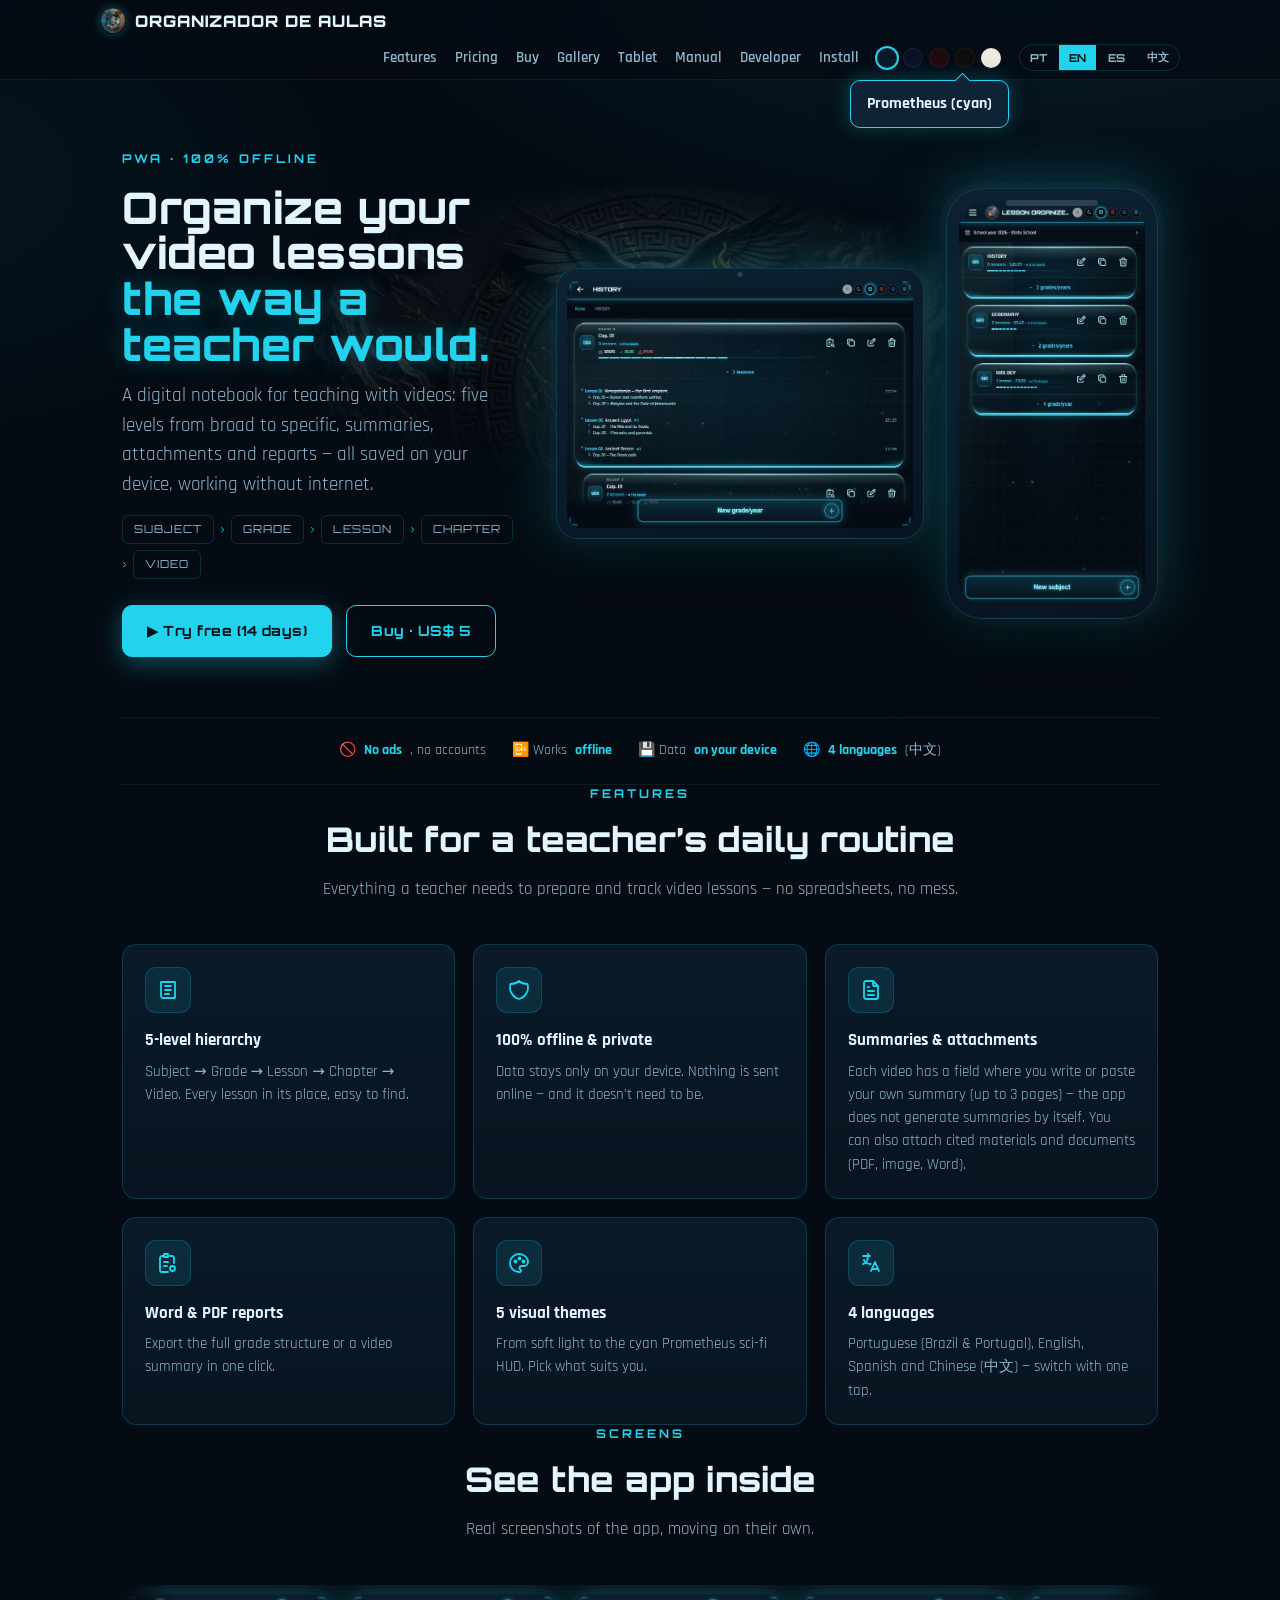
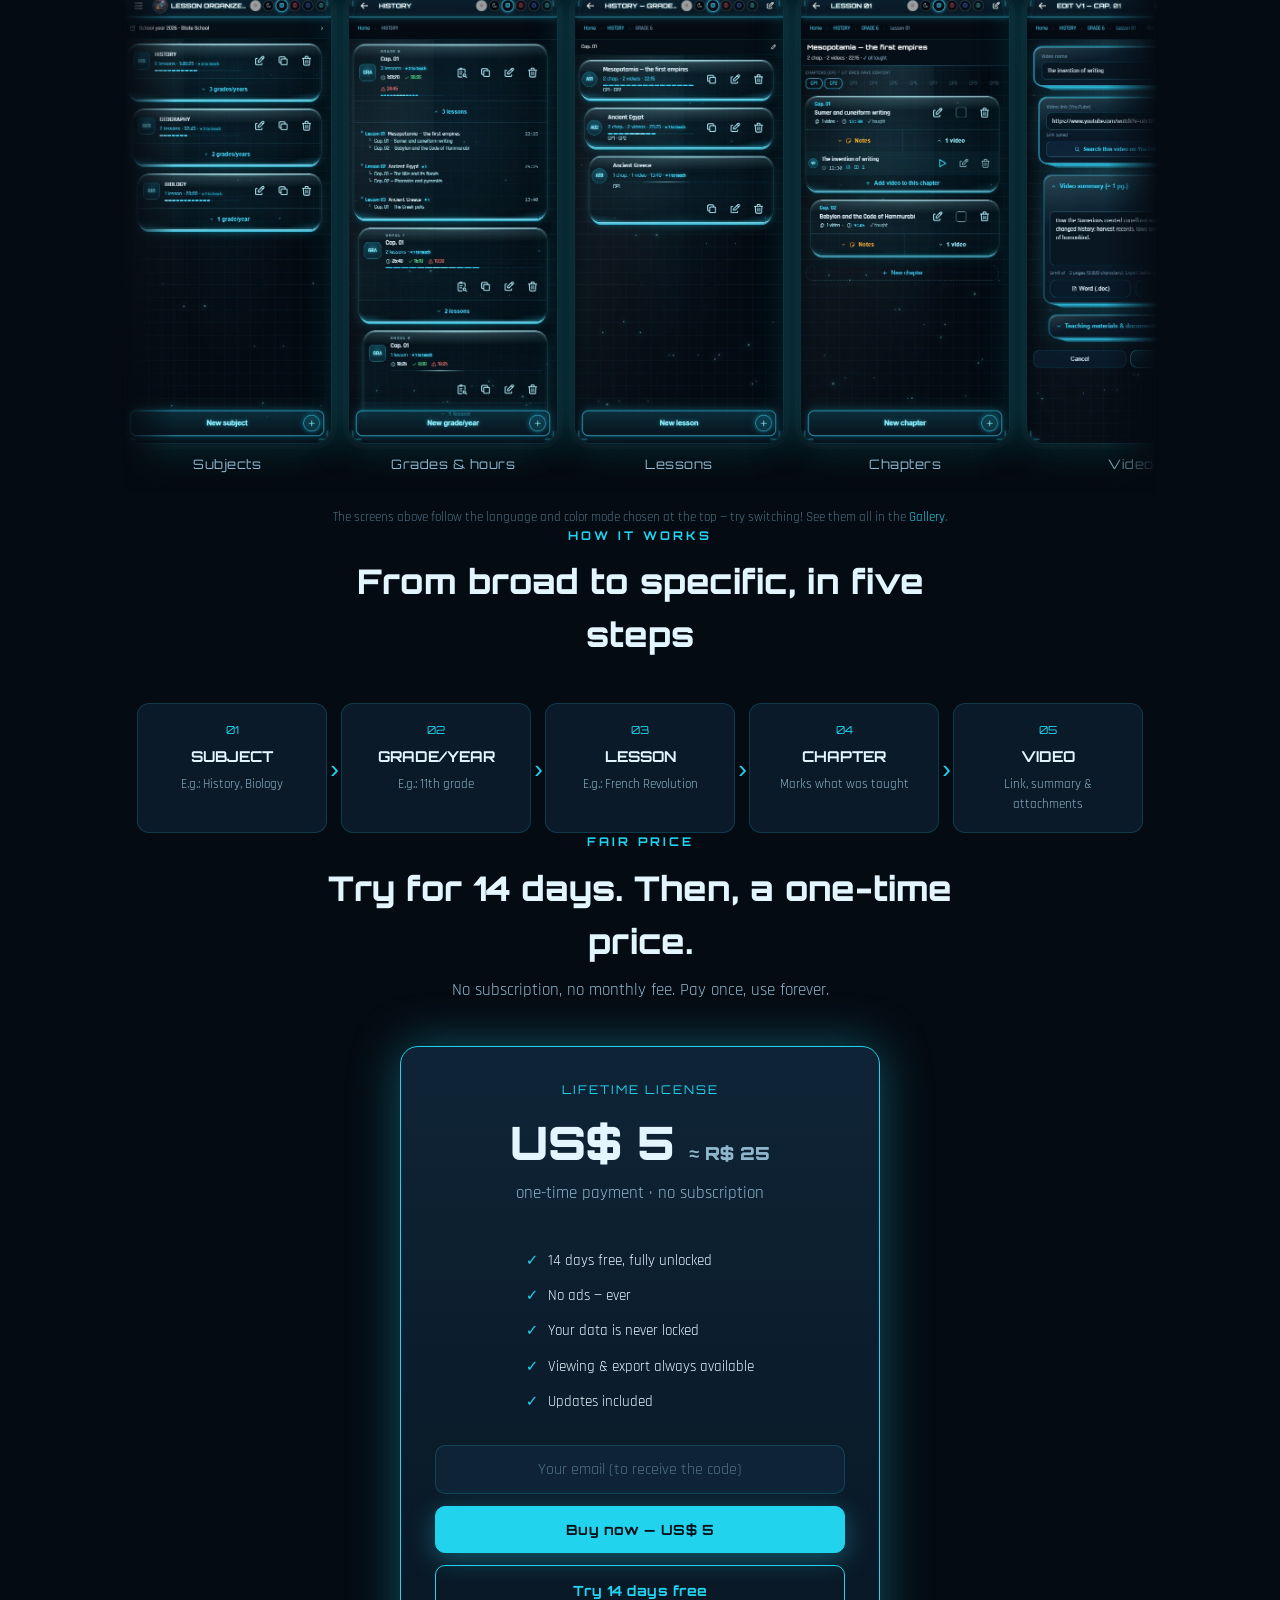
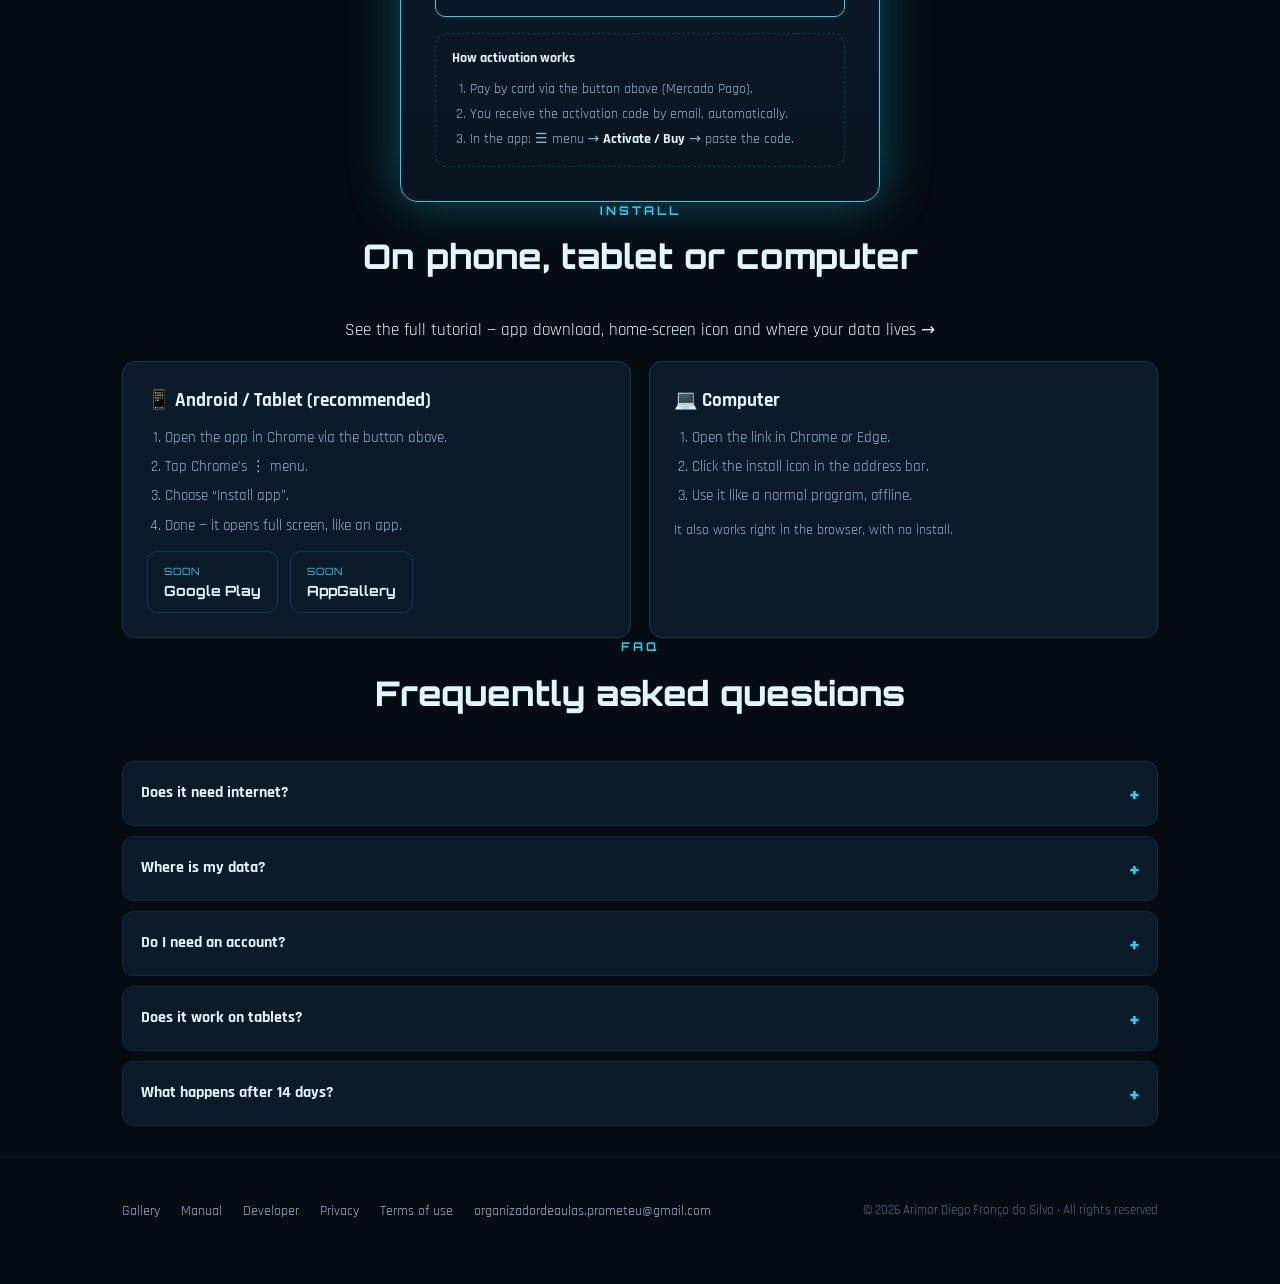
<file: index.html>
<!DOCTYPE html>
<html lang="pt-BR">
<head>
<meta charset="UTF-8">
<meta name="viewport" content="width=device-width, initial-scale=1.0">
<link rel="icon" type="image/png" href="media/icone.png">
<title>Organizador de Aulas — Prometeu | App para professores organizarem aulas em vídeo</title>
<meta name="description" content="App 100% offline para professores organizarem aulas em vídeo: Matéria → Série → Aula → Capítulo → Vídeo. Resumos, anexos, relatórios em Word/PDF, 5 temas e 4 idiomas (incl. 中文).">
<meta property="og:title" content="Organizador de Aulas — Prometeu">
<meta property="og:description" content="Organize suas aulas em vídeo, do jeito de um professor. 100% offline.">
<meta property="og:type" content="website">
<meta property="og:url" content="https://www.organizadorprometeu.com.br/">
<meta property="og:site_name" content="Organizador de Aulas">
<meta property="og:image" content="https://www.organizadorprometeu.com.br/media/og-image-neon.jpg">
<meta property="og:image:width" content="1200">
<meta property="og:image:height" content="630">
<meta property="og:image:alt" content="Organizador de Aulas — app para professores organizarem aulas em vídeo">
<meta property="og:locale" content="pt_BR">
<meta name="twitter:card" content="summary_large_image">
<meta name="twitter:title" content="Organizador de Aulas — Prometeu">
<meta name="twitter:description" content="Organize suas aulas em vídeo, do jeito de um professor. 100% offline.">
<meta name="twitter:image" content="https://www.organizadorprometeu.com.br/media/og-image-neon.jpg">
<link rel="preconnect" href="https://fonts.googleapis.com">
<link rel="preload" as="style" href="https://fonts.googleapis.com/css2?family=Orbitron:wght@600;700;900&family=Rajdhani:wght@400;500;600;700&display=swap" onload="this.onload=null;this.rel='stylesheet'">
<noscript><link href="https://fonts.googleapis.com/css2?family=Orbitron:wght@600;700;900&family=Rajdhani:wght@400;500;600;700&display=swap" rel="stylesheet"></noscript>
<style>
/* ⚠️ CONSERTO DO TIL — nao apagar. A Orbitron TEM os glifos "ã" e "õ", mas os
   desenha com acento GRAVE ("nào" por "não"); como o glifo existe, nenhuma
   fonte de reserva entra e o erro passa CALADO. Medido em 22/08/2026: so
   ã õ Ã Õ estao errados. Esta familia cobre SO esses 4 e vem antes da
   Orbitron na pilha. Vem do sistema: nao adiciona pedido de rede nem CSP. */
@font-face{font-family:'TilCerto';
  src:local('Segoe UI Semibold'),local('Segoe UI'),local('Roboto'),local('Noto Sans'),local('Arial');
  unicode-range:U+00C3,U+00D5,U+00E3,U+00F5}
:root{ /* Prometeu (P) — tema padrão */
  --bg:#050b13; --bg2:#081420; --card:#0a1a28; --card2:#0e2436;
  --txt:#e3f6ff; --txt2:#8fb6cc; --txt3:#4f7183;
  --acc:#22d3ee; --acc2:#0ea5b7; --gl:rgba(34,211,238,.35);
  --brd:rgba(34,211,238,.18); --brd2:rgba(255,255,255,.06);
  --glow1:rgba(34,211,238,.10); --glow2:rgba(14,165,183,.08);
  --nav:rgba(5,11,19,.72); --btxt:#04121a; --htmlbg:#050b13;
  --font-h:'TilCerto','Orbitron',sans-serif;           /* títulos (sci-fi) */
  --font-b:'Rajdhani',system-ui,sans-serif; /* texto corrido */
  --maxw:1080px;
}
html.t-D{ --bg:#000;--bg2:#070707;--card:#0d0d0d;--card2:#141414;
  --txt:#fff;--txt2:#b8b8b8;--txt3:#6f6f6f;--acc:#f2f2f2;--acc2:#cfcfcf;
  --gl:rgba(255,255,255,.22);--brd:rgba(255,255,255,.16);--brd2:rgba(255,255,255,.06);
  --glow1:rgba(255,255,255,.05);--glow2:rgba(255,255,255,.03);
  --nav:rgba(0,0,0,.8);--btxt:#000;--htmlbg:#000;
  --font-h:'Segoe UI',system-ui,Arial,sans-serif;--font-b:'Segoe UI',system-ui,Arial,sans-serif; }
html.t-PR{ --bg:#120407;--bg2:#1a060a;--card:#1f0a10;--card2:#2a0e15;
  --txt:#ffe6ea;--txt2:#e0a3ad;--txt3:#8a5560;--acc:#ff3b5c;--acc2:#c62740;
  --gl:rgba(255,59,92,.33);--brd:rgba(255,59,92,.20);--brd2:rgba(255,255,255,.06);
  --glow1:rgba(255,59,92,.10);--glow2:rgba(198,39,64,.07);
  --nav:rgba(18,4,7,.75);--btxt:#fff;--htmlbg:#120407; }
html.t-PB{ --bg:#04060f;--bg2:#070c1a;--card:#0a1226;--card2:#0e1832;
  --txt:#e6edff;--txt2:#9db0d8;--txt3:#556685;--acc:#3b82f6;--acc2:#2563eb;
  --gl:rgba(59,130,246,.33);--brd:rgba(59,130,246,.20);--brd2:rgba(255,255,255,.06);
  --glow1:rgba(59,130,246,.10);--glow2:rgba(37,99,235,.07);
  --nav:rgba(4,6,15,.75);--btxt:#fff;--htmlbg:#04060f; }
html.t-L{ --bg:#F0EDE8;--bg2:#e7e2da;--card:#ffffff;--card2:#faf7f2;
  --txt:#2a2320;--txt2:#6b5f57;--txt3:#9a8d83;--acc:#c0563c;--acc2:#a5432b;
  --gl:rgba(192,86,60,.22);--brd:rgba(192,86,60,.22);--brd2:rgba(0,0,0,.08);
  --glow1:rgba(192,86,60,.08);--glow2:rgba(165,67,43,.05);
  --nav:rgba(255,255,255,.82);--btxt:#fff;--htmlbg:#F0EDE8;
  --font-h:'Segoe UI',system-ui,Arial,sans-serif;--font-b:'Segoe UI',system-ui,Arial,sans-serif; }

*{box-sizing:border-box;margin:0;padding:0}
html{scroll-behavior:smooth;background:var(--htmlbg);-webkit-text-size-adjust:100%;text-size-adjust:100%;overflow-x:clip}
body{font-family:var(--font-b);background:var(--bg);color:var(--txt);line-height:1.55;overflow-x:clip;font-size:17px}
body::before{content:"";position:fixed;inset:0;pointer-events:none;z-index:0;
  background:radial-gradient(1200px 600px at 80% -10%,var(--glow1),transparent 60%),
             radial-gradient(900px 500px at -10% 20%,var(--glow2),transparent 55%);}
/* Arte em mármore do Prometeu como marca d'água do fundo:
   negra com dourado nos temas escuros, branca no claro */
:root{--arte:url("media/artes/arte-02-fundo.webp");--arteop:.22}
html.t-L{--arte:url("media/artes/arte-01-fundo.webp");--arteop:.28}
body::after{content:"";position:fixed;inset:0;pointer-events:none;z-index:0;
  background:var(--arte) center 30%/min(92vmin,940px) no-repeat;opacity:var(--arteop)}
.wrap{max-width:var(--maxw);margin:0 auto;padding:0 22px;position:relative;z-index:1}
h1,h2,h3,.brand,.eyebrow,.badge{font-family:var(--font-h)}
a{color:inherit;text-decoration:none}
.eyebrow{font-size:12px;letter-spacing:3px;text-transform:uppercase;color:var(--acc);font-weight:700}

/* NAV */
nav{position:sticky;top:0;z-index:50;backdrop-filter:blur(10px);background:var(--nav);border-bottom:1px solid var(--brd2)}
.nav-in{display:flex;align-items:center;gap:10px 14px;min-height:62px;flex-wrap:wrap;padding:8px 0}
.brand{font-weight:900;font-size:16px;letter-spacing:1px;display:flex;align-items:center;gap:9px;color:var(--txt)}
.brand .dot{width:26px;height:26px;border-radius:50%;box-shadow:0 0 10px var(--gl);display:block}
.nav-links{margin-left:auto;display:flex;gap:8px 18px;align-items:center;flex-wrap:wrap}
.nav-links a{color:var(--txt2);font-size:15px;font-weight:600;transition:color .2s}
.nav-links a:hover,.nav-links a.here{color:var(--acc)}
.themes{display:flex;gap:6px;align-items:center}
.sw{width:20px;height:20px;border-radius:50%;border:1px solid var(--brd2);cursor:pointer;padding:0}
.sw.on{box-shadow:0 0 0 2px var(--acc)}
.lang{display:flex;gap:2px;border:1px solid var(--brd);border-radius:20px;overflow:hidden}
.lang button{background:none;border:none;color:var(--txt2);padding:5px 10px;font-family:var(--font-h);font-size:11px;font-weight:700;cursor:pointer}
.lang button.on{background:var(--acc);color:var(--btxt)}
@media(max-width:720px){ .nav-links{gap:6px 12px;width:100%} .nav-links a{font-size:13px} .brand{font-size:14px} }

/* Animação de abertura: apresenta os 5 modos de cor (1ª visita) */
.themes{position:relative}
.theme-tip{position:absolute;top:calc(100% + 12px);right:-8px;background:var(--card2);border:1px solid var(--acc);border-radius:10px;padding:11px 16px;font-size:16px;font-weight:700;color:var(--txt);white-space:nowrap;box-shadow:0 8px 30px rgba(0,0,0,.4),0 0 20px var(--gl);opacity:0;pointer-events:none;transition:opacity .25s;z-index:60}
.theme-tip::before{content:"";position:absolute;top:-6px;right:40px;width:10px;height:10px;background:var(--card2);border-left:1px solid var(--acc);border-top:1px solid var(--acc);transform:rotate(45deg)}
.theme-tip.show{opacity:1}
@media(max-width:720px){
  .theme-tip{position:fixed;left:50%;right:auto;top:auto;margin-top:14px;transform:translateX(-50%);white-space:normal;text-align:center;max-width:calc(100vw - 28px);width:max-content}
  .theme-tip::before{display:none}
}
@media (prefers-reduced-motion:no-preference){
  .themes.intro .sw{animation:swpulse 1.1s ease-in-out infinite}
  .themes.intro .sw:nth-child(2){animation-delay:.12s}
  .themes.intro .sw:nth-child(3){animation-delay:.24s}
  .themes.intro .sw:nth-child(4){animation-delay:.36s}
  .themes.intro .sw:nth-child(5){animation-delay:.48s}
  @keyframes swpulse{0%,100%{transform:scale(1)}50%{transform:scale(1.4)}}
}

/* HERO */
/* atenção: .hero também é .wrap — o padding daqui vence o do .wrap,
   então a lateral (22px) tem de ser declarada de novo */
.hero{padding:70px 22px 40px;display:grid;grid-template-columns:1fr 1.5fr;gap:32px;align-items:center}
.hero h1{font-size:clamp(26px,3.4vw,44px);line-height:1.05;font-weight:800;margin:16px 0 14px;letter-spacing:.5px}
.hero h1 .cy{color:var(--acc);text-shadow:0 0 24px var(--gl)}
.hero p.lead{font-size:19px;color:var(--txt2);max-width:520px;margin-bottom:12px}
.flow{display:flex;flex-wrap:wrap;gap:6px;margin:16px 0 26px}
.flow span{font-family:var(--font-h);font-size:11px;letter-spacing:1px;padding:5px 11px;border:1px solid var(--brd);border-radius:6px;color:var(--txt2)}
.flow i{color:var(--acc);align-self:center;font-style:normal}
.cta{display:flex;gap:14px;flex-wrap:wrap}
.btn{display:inline-flex;align-items:center;gap:9px;padding:14px 24px;border-radius:10px;font-family:var(--font-h);font-weight:700;font-size:14px;letter-spacing:.5px;cursor:pointer;border:1px solid var(--acc);transition:transform .15s,box-shadow .2s}
.btn.pri{background:var(--acc);color:var(--btxt);box-shadow:0 6px 26px var(--gl)}
.btn.pri:hover{transform:translateY(-2px);box-shadow:0 10px 32px var(--gl)}
.btn.sec{background:transparent;color:var(--acc)}
.btn.sec:hover{background:var(--glow1)}

/* PHONE + TABLET (demonstração em movimento no topo; o TABLET é o destaque:
   maior — os dois LADO A LADO, sem sobreposição, pedido de 07/08) */
.devices{display:flex;align-items:center;justify-content:center;gap:22px;width:100%;min-width:0}
.tab{flex:0 1 500px;min-width:300px;border-radius:22px;background:linear-gradient(160deg,#0d2233,#071521);border:1px solid var(--brd);box-shadow:0 30px 80px rgba(0,0,0,.6),0 0 0 6px rgba(127,127,127,.05),0 0 60px var(--gl);padding:10px;position:relative;z-index:2}
.tab::before{content:"";position:absolute;top:3px;left:50%;transform:translateX(-50%);width:5px;height:5px;border-radius:50%;background:rgba(255,255,255,.16)}
.tab-show{position:relative;width:100%;aspect-ratio:880/631;border-radius:14px;overflow:hidden;background:#050b13}
.tab-show .ps-img{position:absolute;inset:0;width:100%;height:100%;object-fit:cover;opacity:0;transition:opacity .7s ease}
.tab-show .ps-img.on{opacity:1}
@media (prefers-reduced-motion:reduce){.tab-show .ps-img{transition:none}}
.phone{justify-self:center;flex:0 0 auto;z-index:1;width:212px;border-radius:36px;background:linear-gradient(160deg,#0d2233,#071521);border:1px solid var(--brd);box-shadow:0 30px 80px rgba(0,0,0,.6),0 0 0 6px rgba(127,127,127,.05),0 0 60px var(--gl);padding:13px 12px;position:relative;overflow:hidden}
.phone::before{content:"";position:absolute;top:11px;left:50%;transform:translateX(-50%);width:92px;height:6px;border-radius:6px;background:rgba(255,255,255,.14);z-index:2}
.phone-vid{width:100%;display:block;border-radius:24px;background:#050b13;aspect-ratio:400/866;object-fit:cover}
.phone-show{position:relative;width:100%;aspect-ratio:400/866;border-radius:24px;overflow:hidden;background:#050b13}
.phone-show .ps-img{position:absolute;inset:0;width:100%;height:100%;object-fit:cover;opacity:0;transition:opacity .7s ease}
.phone-show .ps-img.on{opacity:1}
@media (prefers-reduced-motion:reduce){.phone-show .ps-img{transition:none}}

/* PHONE MOCKUP (cores fixas: representa a tela do app; só o destaque segue o tema) */
.mock{justify-self:center;width:270px;height:552px;border-radius:34px;background:linear-gradient(160deg,#0d2233,#071521);border:1px solid var(--brd);box-shadow:0 30px 80px rgba(0,0,0,.6),0 0 0 6px rgba(34,211,238,.05),0 0 60px var(--gl);padding:14px 12px;position:relative;overflow:hidden}
.mock::before{content:"";position:absolute;top:12px;left:50%;transform:translateX(-50%);width:96px;height:6px;border-radius:6px;background:rgba(255,255,255,.12)}
.m-top{margin-top:18px;display:flex;align-items:center;gap:8px;padding:6px 4px 12px;border-bottom:1px solid rgba(255,255,255,.08)}
.m-top .mb{width:22px;height:3px;background:#8fb6cc;border-radius:3px;box-shadow:0 6px 0 #8fb6cc,0 12px 0 #8fb6cc}
.m-title{font-family:'TilCerto','Orbitron',sans-serif;font-size:12px;font-weight:700;letter-spacing:.5px;color:#e3f6ff}
.m-chip{margin-left:auto;font-family:'TilCerto','Orbitron',sans-serif;font-size:8px;padding:3px 8px;border:1px solid var(--acc);border-radius:12px;color:var(--acc)}
.m-card{margin-top:10px;background:#0a1a28;border:1px solid rgba(34,211,238,.14);border-left:3px solid var(--acc);border-radius:10px;padding:10px 11px}
.m-card .t{font-weight:700;font-size:13px;color:#e3f6ff}
.m-card .s{font-size:11px;color:#8fb6cc}
.m-card .bar{margin-top:7px;display:flex;gap:3px}
.m-card .bar i{height:5px;flex:1;border-radius:2px;background:rgba(255,255,255,.08)}
.m-card .bar i.on{background:var(--acc);box-shadow:0 0 6px var(--gl)}
.m-pend{color:var(--acc);font-weight:700}
.m-fab{position:absolute;left:12px;right:12px;bottom:16px;background:var(--acc);color:var(--btxt);text-align:center;font-family:'TilCerto','Orbitron',sans-serif;font-weight:700;font-size:12px;padding:12px;border-radius:12px;box-shadow:0 8px 24px var(--gl)}

/* TRUST */
.trust{display:flex;flex-wrap:wrap;gap:10px 26px;justify-content:center;padding:22px;border-top:1px solid var(--brd2);border-bottom:1px solid var(--brd2);margin-top:20px}
.trust div{font-size:14px;color:var(--txt2);display:flex;align-items:center;gap:8px}
.trust b{color:var(--acc)}

/* SECTIONS */
section{padding:66px 0}
.sec-h{text-align:center;max-width:660px;margin:0 auto 42px}
.sec-h h2{font-size:clamp(24px,3.6vw,34px);font-weight:800;margin:10px 0}
.sec-h p{color:var(--txt2);font-size:17px}

.grid{display:grid;grid-template-columns:repeat(3,1fr);gap:18px}
.feat{background:linear-gradient(180deg,var(--card),var(--bg2));border:1px solid var(--brd);border-radius:14px;padding:22px;transition:transform .18s,border-color .2s}
.feat:hover{transform:translateY(-4px);border-color:var(--acc)}
.feat .ic{width:46px;height:46px;border-radius:11px;background:var(--glow1);border:1px solid var(--brd);display:flex;align-items:center;justify-content:center;margin-bottom:14px}
.feat .ic svg{width:24px;height:24px;stroke:var(--acc);fill:none;stroke-width:1.8;stroke-linecap:round;stroke-linejoin:round}
.feat h3{font-size:17px;font-family:var(--font-b);font-weight:700;margin-bottom:6px}
.feat p{color:var(--txt2);font-size:15px}

/* SCREENSHOTS */
.shots-marquee{overflow:hidden;position:relative;
  -webkit-mask-image:linear-gradient(90deg,transparent,#000 5%,#000 95%,transparent);
          mask-image:linear-gradient(90deg,transparent,#000 5%,#000 95%,transparent)}
.shots-track{display:flex;width:max-content;padding:8px 0 18px}
@media (prefers-reduced-motion:no-preference){
  .shots-track{animation:marq 66s linear infinite}
  .shots-marquee:hover .shots-track{animation-play-state:paused}
}
@keyframes marq{from{transform:translateX(0)}to{transform:translateX(-50%)}}
.shot{flex:0 0 auto;width:210px;margin-right:16px}
.shot img{width:100%;border-radius:18px;border:1px solid var(--brd);box-shadow:0 18px 50px rgba(0,0,0,.45),0 0 0 5px rgba(127,127,127,.05),0 0 40px var(--gl);display:block;background:#050b13}
.shot .cap{text-align:center;color:var(--txt2);font-size:13px;margin-top:10px;font-family:var(--font-h);letter-spacing:.5px}
.shots-note{text-align:center;color:var(--txt3);font-size:13px;margin-top:14px}

/* FLOW DIAGRAM */
.steps{display:flex;flex-wrap:wrap;justify-content:center;gap:14px;align-items:stretch}
.step{flex:1;min-width:150px;max-width:190px;background:var(--card);border:1px solid var(--brd);border-radius:12px;padding:18px 14px;text-align:center;position:relative}
.step .n{font-family:var(--font-h);font-size:11px;color:var(--acc)}
.step .l{font-family:var(--font-h);font-weight:700;font-size:15px;margin-top:6px}
.step .d{font-size:13px;color:var(--txt2);margin-top:6px}
.step::after{content:"›";position:absolute;right:-13px;top:50%;transform:translateY(-50%);color:var(--acc);font-size:26px;font-family:var(--font-h)}
.step:last-child::after{display:none}
@media(max-width:860px){.step::after{display:none}}

/* PRICING / PAYMENT */
.price{max-width:480px;margin:0 auto;background:linear-gradient(180deg,var(--card2),var(--bg2));border:1px solid var(--acc);border-radius:18px;padding:34px;text-align:center;box-shadow:0 0 50px var(--gl)}
.price .tag{font-family:var(--font-h);font-size:12px;letter-spacing:2px;color:var(--acc)}
.price .val{font-family:var(--font-h);font-size:46px;font-weight:900;margin:8px 0 2px}
.price .val small{font-size:18px;color:var(--txt2)}
.price .sub{color:var(--txt2);margin-bottom:18px}
.price ul{list-style:none;text-align:left;margin:18px 0;display:inline-block}
.price li{padding:6px 0;color:var(--txt);font-size:15px;display:flex;gap:10px;align-items:center}
.price li::before{content:"✓";color:var(--acc);font-weight:900}
.pay-btns{display:flex;flex-direction:column;gap:12px;margin-top:8px}
.pay-btns .btn{justify-content:center;width:100%}
#buyEmail{padding:13px 15px;border-radius:10px;border:1px solid var(--brd);background:var(--card2);color:var(--txt);font-size:16px;font-family:var(--font-b);text-align:center}
#buyEmail::placeholder{color:var(--txt3)}
#buyEmail:focus{outline:none;border-color:var(--acc);box-shadow:0 0 0 3px var(--glow1)}
.pay-err{color:#ff6b6b;font-size:13px;text-align:center;margin-top:-4px}
.pay-note{margin-top:16px;padding:14px 16px;border:1px dashed var(--brd);border-radius:12px;color:var(--txt2);font-size:14px;text-align:left;line-height:1.5}
.pay-note b{color:var(--txt)}
.pay-steps{margin:8px 0 0 0;padding-left:18px}
.pay-steps li{display:list-item;color:var(--txt2);font-size:14px;padding:2px 0}
.pay-steps li::before{content:none}

/* INSTALL */
.install{display:grid;grid-template-columns:1fr 1fr;gap:18px}
.icard{background:var(--card);border:1px solid var(--brd);border-radius:14px;padding:24px}
.icard h3{font-family:var(--font-b);font-size:19px;margin-bottom:10px}
.icard ol{margin-left:18px;color:var(--txt2);font-size:15px}
.icard ol li{margin-bottom:6px}
.stores{display:flex;gap:12px;flex-wrap:wrap;margin-top:14px}
.store{border:1px solid var(--brd);border-radius:10px;padding:10px 16px;font-family:var(--font-h);font-size:12px;color:var(--txt2)}
.store b{color:var(--txt);font-size:14px;display:block}
.soon{color:var(--acc);font-size:10px;letter-spacing:1px}

/* FAQ */
.faq details{background:var(--card);border:1px solid var(--brd2);border-radius:12px;margin-bottom:10px;overflow:hidden}
.faq summary{padding:16px 18px;cursor:pointer;font-weight:700;font-size:16px;list-style:none;display:flex;justify-content:space-between;align-items:center}
.faq summary::-webkit-details-marker{display:none}
.faq summary::after{content:"+";color:var(--acc);font-family:var(--font-h);font-size:20px}
.faq details[open] summary::after{content:"−"}
.faq p{padding:0 18px 16px;color:var(--txt2);font-size:15px}

/* FOOTER */
footer{border-top:1px solid var(--brd2);padding:40px 0 60px;margin-top:30px}
.foot{display:flex;flex-wrap:wrap;gap:18px;justify-content:space-between;align-items:center}
.foot a{color:var(--txt2);font-size:14px;margin-right:16px}
.foot a:hover{color:var(--acc)}
.foot .cr{color:var(--txt3);font-size:13px}
.mailtag{color:var(--acc)}

@media(max-width:860px){
  .hero{grid-template-columns:1fr;text-align:center;padding-top:44px}
  .hero .lead,.flow{margin-left:auto;margin-right:auto}
  .flow,.cta{justify-content:center}
  .grid{grid-template-columns:1fr}
  .install{grid-template-columns:1fr}
  .devices{order:-1}
}
@media(max-width:600px){
  /* tela estreita: não cabe lado a lado — o tablet (destaque) fica em cima,
     o celular embaixo */
  .devices{flex-direction:column;gap:20px}
  .tab{flex:none;width:100%;max-width:360px}
}
@media(max-width:480px){
  body{font-size:16px}
  section{padding:44px 0}
  .hero{padding:32px 16px 24px;gap:28px}
  .sec-h{margin-bottom:28px}
  .phone{width:190px}
  .price{padding:26px 20px}
}
</style>
</head>
<body>

<nav>
  <div class="wrap nav-in">
    <div class="brand"><img class="dot" src="media/icone.png" alt=""> ORGANIZADOR DE AULAS</div>
    <div class="nav-links">
      <a href="#recursos" data-i="nav1">Recursos</a>
      <a href="#preco" data-i="nav3">Preço</a>
      <a href="comprar.html" data-i="nav9">Comprar</a>
      <a href="galeria.html" data-i="nav6">Galeria</a>
      <a href="tablet.html" data-i="nav8">Tablet</a>
      <a href="manual.html" data-i="nav5">Manual</a>
      <a href="desenvolvedor.html" data-i="nav7">Desenvolvedor</a>
      <a href="#instalar" data-i="nav4">Instalar</a>
      <div class="themes" id="themes" title="Tema">
        <button class="sw" data-t="P"  style="background:#0a1a28" aria-label="Prometeu"></button>
        <button class="sw" data-t="PB" style="background:#0a1226" aria-label="Azul"></button>
        <button class="sw" data-t="PR" style="background:#1f0a10" aria-label="Vermelho"></button>
        <button class="sw" data-t="D"  style="background:#0d0d0d" aria-label="Escuro"></button>
        <button class="sw" data-t="L"  style="background:#efe9e1" aria-label="Claro"></button>
        <div class="theme-tip" id="themeTip"><span id="tipTxt"></span></div>
      </div>
      <div class="lang" id="lang">
        <button data-l="pt" class="on">PT</button><button data-l="en">EN</button><button data-l="es">ES</button><button data-l="zh">中文</button>
      </div>
    </div>
  </div>
</nav>

<header class="hero wrap">
  <div>
    <div class="eyebrow" data-i="eyebrow">PWA · 100% Offline</div>
    <h1 data-i="h1">Organize suas aulas em vídeo, <span class="cy">do jeito de um professor.</span></h1>
    <p class="lead" data-i="lead">Um caderno digital para quem ensina com vídeos: cinco níveis do geral ao específico, resumos, anexos e relatórios — tudo salvo no seu aparelho, funcionando sem internet.</p>
    <div class="flow">
      <span data-i="f1">MATÉRIA</span><i>›</i><span data-i="f2">SÉRIE</span><i>›</i><span data-i="f3">AULA</span><i>›</i><span data-i="f4">CAPÍTULO</span><i>›</i><span data-i="f5">VÍDEO</span>
    </div>
    <div class="cta">
      <a class="btn pri" href="comprar.html" data-i="cta1">▶ Testar grátis (14 dias)</a>
      <a class="btn sec" href="#preco" data-i="cta2">Comprar · US$ 5</a>
    </div>
  </div>
  <div class="devices" aria-hidden="true">
    <div class="tab">
      <div id="heroTab" class="tab-show">
        <img class="ps-img on" alt="">
        <img class="ps-img" alt="">
      </div>
    </div>
    <div class="phone">
      <div id="heroShow" class="phone-show">
        <img class="ps-img on" alt="">
        <img class="ps-img" alt="">
      </div>
    </div>
  </div>
</header>

<div class="wrap">
  <div class="trust">
    <div data-i="t1">🔒 <b>Sem contas</b>, sem anúncios</div>
    <div data-i="t2">📴 Funciona <b>offline</b></div>
    <div data-i="t3">💾 Dados <b>no seu aparelho</b></div>
    <div data-i="t4">🌐 <b>4 idiomas</b> (中文)</div>
  </div>
</div>

<section id="recursos" class="wrap">
  <div class="sec-h">
    <div class="eyebrow" data-i="s1e">Recursos</div>
    <h2 data-i="s1h">Feito para o dia a dia de quem dá aula</h2>
    <p data-i="s1p">Tudo que um professor precisa para preparar e acompanhar suas aulas em vídeo — sem planilha, sem confusão.</p>
  </div>
  <div class="grid">
    <div class="feat"><div class="ic"><svg viewBox="0 0 24 24"><path d="M5 4h14v16H7a2 2 0 0 1-2-2z"/><path d="M9 8h6M9 12h6M9 16h4"/></svg></div><h3 data-i="feat1t">Hierarquia de 5 níveis</h3><p data-i="feat1p">Matéria → Série/Ano → Aula → Capítulo → Vídeo. Cada aula no seu lugar, fácil de achar.</p></div>
    <div class="feat"><div class="ic"><svg viewBox="0 0 24 24"><path d="M12 3a12 12 0 0 0 8.5 3 12 12 0 0 1-8.5 15 12 12 0 0 1-8.5-15A12 12 0 0 0 12 3"/></svg></div><h3 data-i="feat2t">100% offline e privado</h3><p data-i="feat2p">Os dados ficam só no seu aparelho. Nada é enviado para a internet — nem precisa dela.</p></div>
    <div class="feat"><div class="ic"><svg viewBox="0 0 24 24"><path d="M14 3v4a1 1 0 0 0 1 1h4"/><path d="M17 21H7a2 2 0 0 1-2-2V5a2 2 0 0 1 2-2h7l5 5v11a2 2 0 0 1-2 2"/><path d="M9 9h1M9 13h6M9 17h6"/></svg></div><h3 data-i="feat3t">Resumos e anexos</h3><p data-i="feat3p">Cada vídeo tem um campo para você escrever ou colar o seu resumo (até 3 páginas) — o app não gera resumos sozinho. Anexe também materiais citados e documentos (PDF, imagem, Word).</p></div>
    <div class="feat"><div class="ic"><svg viewBox="0 0 24 24"><path d="M8 5H6a2 2 0 0 0-2 2v12a2 2 0 0 0 2 2h6"/><path d="M18 12V7a2 2 0 0 0-2-2h-2"/><path d="M8 3h4v3H8z"/><path d="M8 11h4M8 15h3"/><circle cx="16.5" cy="17.5" r="2.5"/></svg></div><h3 data-i="feat4t">Relatórios Word e PDF</h3><p data-i="feat4p">Exporte a estrutura completa da série ou o resumo de um vídeo em um clique.</p></div>
    <div class="feat"><div class="ic"><svg viewBox="0 0 24 24"><path d="M12 21a9 9 0 1 1 0-18c4.97 0 9 3.58 9 8 0 2.2-1.8 4-4 4h-2.5a2 2 0 0 0-1 3.75A1.3 1.3 0 0 1 12 21"/><circle cx="8.5" cy="10.5" r="1"/><circle cx="12.5" cy="7.5" r="1"/><circle cx="16.5" cy="10.5" r="1"/></svg></div><h3 data-i="feat5t">5 temas visuais</h3><p data-i="feat5p">Do claro suave ao HUD sci-fi ciano do Prometeu. Escolha o que combina com você.</p></div>
    <div class="feat"><div class="ic"><svg viewBox="0 0 24 24"><path d="M4 5h7M9 3v2c0 4.4-2.2 8-5 8"/><path d="M5 9c0 2.1 3 3.9 6.7 4"/><path d="M12 20l4-9 4 9M19.1 18h-6.2"/></svg></div><h3 data-i="feat6t">4 idiomas</h3><p data-i="feat6p">Português (Brasil e Portugal), inglês, espanhol e chinês (中文) — troca com um toque.</p></div>
  </div>
</section>

<section id="telas" class="wrap">
  <div class="sec-h">
    <div class="eyebrow" data-i="s6e">Telas</div>
    <h2 data-i="s6h">Veja o app por dentro</h2>
    <p data-i="s6p">Capturas reais do aplicativo, passando sozinhas.</p>
  </div>
  <div class="shots-marquee"><div class="shots-track" id="shotsTrack"></div></div>
  <p class="shots-note" data-i="sh-note">As telas seguem o idioma e o modo de cor escolhidos no topo.</p>
</section>

<section id="como" class="wrap">
  <div class="sec-h">
    <div class="eyebrow" data-i="s2e">Como funciona</div>
    <h2 data-i="s2h">Do geral ao específico, em cinco passos</h2>
  </div>
  <div class="steps">
    <div class="step"><div class="n">01</div><div class="l" data-i="st1l">MATÉRIA</div><div class="d" data-i="st1d">Ex.: História, Biologia</div></div>
    <div class="step"><div class="n">02</div><div class="l" data-i="st2l">SÉRIE/ANO</div><div class="d" data-i="st2d">Ex.: 2º ano do E.M.</div></div>
    <div class="step"><div class="n">03</div><div class="l" data-i="st3l">AULA</div><div class="d" data-i="st3d">Ex.: Revolução Francesa</div></div>
    <div class="step"><div class="n">04</div><div class="l" data-i="st4l">CAPÍTULO</div><div class="d" data-i="st4d">Marca o que já foi dado</div></div>
    <div class="step"><div class="n">05</div><div class="l" data-i="st5l">VÍDEO</div><div class="d" data-i="st5d">Link, resumo e anexos</div></div>
  </div>
</section>

<section id="preco" class="wrap">
  <div class="sec-h">
    <div class="eyebrow" data-i="s3e">Preço justo</div>
    <h2 data-i="s3h">Teste por 14 dias. Depois, um valor único.</h2>
    <p data-i="s3p">Sem assinatura, sem cobrança mensal. Pague uma vez e use para sempre.</p>
  </div>
  <div class="price">
    <div class="tag" data-i="pr-tag">LICENÇA VITALÍCIA</div>
    <div class="val">US$ 5 <small>≈ R$ 25</small></div>
    <div class="sub" data-i="pr-sub">pagamento único · sem assinatura</div>
    <ul>
      <li data-i="pr1">14 dias grátis com tudo liberado</li>
      <li data-i="pr5">Sem anúncios — nunca</li>
      <li data-i="pr2">Seus dados nunca ficam bloqueados</li>
      <li data-i="pr3">Ver e exportar sempre disponível</li>
      <li data-i="pr4">Atualizações incluídas</li>
    </ul>
    <div class="pay-btns">
      <input id="buyEmail" type="email" inputmode="email" autocomplete="email" data-i="pr-email-ph" placeholder="Seu e-mail (para receber o código)">
      <button class="btn pri" id="buyBtn" data-i="pr-buy">Comprar agora — US$ 5 (R$ 25)</button>
      <div id="buyErr" class="pay-err" data-i="pr-email-err" style="display:none">Digite um e-mail válido para receber o código.</div>
      <a class="btn sec" href="comprar.html" data-i="pr-cta">Testar 14 dias grátis</a>
    </div>
    <div class="pay-note">
      <b data-i="pay-h">Como funciona a ativação</b>
      <ol class="pay-steps">
        <li data-i="pay-s1">Pague com Pix ou cartão pelo botão acima (Mercado Pago).</li>
        <li data-i="pay-s2">Você recebe o código de ativação por e-mail, automaticamente.</li>
        <li data-i="pay-s3">No app: menu ☰ → <b>Ativar / Comprar</b> → cole o código.</li>
      </ol>
    </div>
  </div>
</section>

<section id="instalar" class="wrap">
  <div class="sec-h">
    <div class="eyebrow" data-i="s4e">Instalar</div>
    <h2 data-i="s4h">No celular, tablet ou computador</h2>
  </div>
  <p style="text-align:center;margin:-8px 0 18px"><a href="comprar.html" data-i="s4link">Ver o tutorial completo — download do app, ícone na tela e onde ficam os seus dados →</a></p>
  <div class="install">
    <div class="icard">
      <h3 data-i="i1h">📱 Android / Tablet (recomendado)</h3>
      <ol>
        <li data-i="i1s1">Abra o app no Chrome pelo botão acima.</li>
        <li data-i="i1s2">Toque no menu ⋮ do Chrome.</li>
        <li data-i="i1s3">Escolha “Instalar aplicativo”.</li>
        <li data-i="i1s4">Pronto — abre em tela cheia, como um app.</li>
      </ol>
      <div class="stores">
        <div class="store"><span class="soon" data-i="soon">EM BREVE</span><b>Google Play</b></div>
        <div class="store"><span class="soon" data-i="soon2">EM BREVE</span><b>AppGallery</b></div>
      </div>
    </div>
    <div class="icard">
      <h3 data-i="i2h">💻 Computador</h3>
      <ol>
        <li data-i="i2s1">Abra o link no Chrome ou Edge.</li>
        <li data-i="i2s2">Clique no ícone de instalar na barra de endereço.</li>
        <li data-i="i2s3">Use como um programa normal, offline.</li>
      </ol>
      <p style="color:var(--txt2);font-size:14px;margin-top:12px" data-i="i2note">Também funciona direto no navegador, sem instalar nada.</p>
    </div>
  </div>
</section>

<section class="wrap faq">
  <div class="sec-h">
    <div class="eyebrow" data-i="s5e">Dúvidas</div>
    <h2 data-i="s5h">Perguntas frequentes</h2>
  </div>
  <details><summary data-i="q1">Precisa de internet?</summary><p data-i="a1">Não. O app funciona 100% offline. A internet só é usada, opcionalmente, para buscar o título de um vídeo do YouTube quando você cola o link.</p></details>
  <details><summary data-i="q2">Onde ficam meus dados?</summary><p data-i="a2">Somente no seu aparelho, no armazenamento do navegador. Nada é enviado para servidores. Você pode exportar um backup em arquivo quando quiser.</p></details>
  <details><summary data-i="q3">Preciso criar conta?</summary><p data-i="a3">Não. Não há cadastro, login nem senha. É só abrir e usar.</p></details>
  <details><summary data-i="q4">Funciona no tablet?</summary><p data-i="a4">Sim, e muito bem — com tela dividida e janela flutuante (One UI da Samsung), ideal para assistir ao vídeo e organizar ao mesmo tempo.</p></details>
  <details><summary data-i="q5">O que acontece depois dos 14 dias?</summary><p data-i="a5">Você continua vendo e exportando tudo o que criou — nada fica bloqueado. Após ativar, volta a criar novos conteúdos livremente.</p></details>
</section>

<footer>
  <div class="wrap foot">
    <div>
      <a href="galeria.html" data-i="fgal">Galeria</a>
      <a href="manual.html" data-i="fman">Manual</a>
      <a href="desenvolvedor.html" data-i="fdev">Desenvolvedor</a>
      <a href="https://arimardiego-afk.github.io/organizador-de-aulas/privacidade.html" target="_blank" rel="noopener" data-i="fp">Privacidade</a>
      <a href="https://arimardiego-afk.github.io/organizador-de-aulas/termos.html" target="_blank" rel="noopener" data-i="ft">Termos de uso</a>
      <a href="mailto:organizadordeaulas.prometeu@gmail.com" class="mailtag" id="mailLink">organizadordeaulas.prometeu@gmail.com</a>
    </div>
    <div class="cr">© 2026 Arimar Diego França da Silva · <span data-i="fcr">Todos os direitos reservados</span></div>
  </div>
</footer>

<script>
/* Idiomas: [pt, en, es, zh]. innerHTML para permitir <span>/<b> nos textos. */
const LANGS=['pt','en','es','zh'];
const LANG_HTML={pt:'pt-BR',en:'en',es:'es',zh:'zh-CN'};
const I={
  nav1:['Recursos','Features','Recursos','功能'],
  nav2:['Como funciona','How it works','Cómo funciona','使用方式'],
  nav3:['Preço','Pricing','Precio','价格'],
  nav4:['Instalar','Install','Instalar','安装'],
  nav5:['Manual','Manual','Manual','手册'],
  nav6:['Galeria','Gallery','Galería','图库'],
  nav7:['Desenvolvedor','Developer','Desarrollador','开发者'],
  nav8:['Tablet','Tablet','Tablet','平板'],
  nav9:['Comprar','Buy','Comprar','购买'],
  s4link:['Ver o tutorial completo — download do app, ícone na tela e onde ficam os seus dados →','See the full tutorial — app download, home-screen icon and where your data lives →','Ver el tutorial completo — descarga de la app, ícono en pantalla y dónde quedan tus datos →','查看完整教程——应用下载、屏幕图标以及数据保存位置 →'],
  pr5:['Sem anúncios — nunca','No ads — ever','Sin anuncios — nunca','无广告——永远'],
  eyebrow:['PWA · 100% Offline','PWA · 100% Offline','PWA · 100% Offline','PWA · 100% 离线'],
  h1:['Organize suas aulas em vídeo, <span class="cy">do jeito de um professor.</span>','Organize your video lessons <span class="cy">the way a teacher would.</span>','Organiza tus clases en vídeo <span class="cy">como lo haría un profesor.</span>','<span class="cy">像老师一样</span>管理你的视频课程。'],
  lead:['Um caderno digital para quem ensina com vídeos: cinco níveis do geral ao específico, resumos, anexos e relatórios — tudo salvo no seu aparelho, funcionando sem internet.','A digital notebook for teaching with videos: five levels from broad to specific, summaries, attachments and reports — all saved on your device, working without internet.','Un cuaderno digital para enseñar con vídeos: cinco niveles de lo general a lo específico, resúmenes, adjuntos e informes — todo guardado en tu dispositivo, sin internet.','为视频教学打造的数字笔记本：从概括到具体的五级结构、摘要、附件和报告 —— 全部保存在你的设备上，无需联网。'],
  f1:['MATÉRIA','SUBJECT','MATERIA','科目'], f2:['SÉRIE','GRADE','CURSO','年级'], f3:['AULA','LESSON','CLASE','课程'], f4:['CAPÍTULO','CHAPTER','CAPÍTULO','章节'], f5:['VÍDEO','VIDEO','VÍDEO','视频'],
  cta1:['▶ Testar grátis (14 dias)','▶ Try free (14 days)','▶ Probar gratis (14 días)','▶ 免费试用（14 天）'],
  cta2:['Comprar · US$ 5','Buy · US$ 5','Comprar · US$ 5','购买 · US$ 5'],
  mfab:['+ NOVA MATÉRIA','+ NEW SUBJECT','+ NUEVA MATERIA','+ 新建科目'],
  mt:['AULAS','LESSONS','CLASES','课程'],
  mc1t:['HISTÓRIA','HISTORY','HISTORIA','历史'],
  mc1s:['3 séries · 54 aulas · <span class="m-pend">● 12 a ministrar</span>','3 grades · 54 lessons · <span class="m-pend">● 12 to teach</span>','3 cursos · 54 clases · <span class="m-pend">● 12 por dar</span>','3 个年级 · 54 节课 · <span class="m-pend">● 12 待授课</span>'],
  mc2t:['GEOGRAFIA','GEOGRAPHY','GEOGRAFÍA','地理'],
  mc2s:['2 séries · 31 aulas','2 grades · 31 lessons','2 cursos · 31 clases','2 个年级 · 31 节课'],
  mc3t:['BIOLOGIA','BIOLOGY','BIOLOGÍA','生物'],
  mc3s:['1 série · 18 aulas','1 grade · 18 lessons','1 curso · 18 clases','1 个年级 · 18 节课'],
  t1:['🚫 <b>Sem anúncios</b>, sem contas','🚫 <b>No ads</b>, no accounts','🚫 <b>Sin anuncios</b>, sin cuentas','🚫 <b>无广告</b>，无需账号'],
  t2:['📴 Funciona <b>offline</b>','📴 Works <b>offline</b>','📴 Funciona <b>sin conexión</b>','📴 <b>离线</b>可用'],
  t3:['💾 Dados <b>no seu aparelho</b>','💾 Data <b>on your device</b>','💾 Datos <b>en tu dispositivo</b>','💾 数据<b>存于本机</b>'],
  t4:['🌐 <b>4 idiomas</b> (中文)','🌐 <b>4 languages</b> (中文)','🌐 <b>4 idiomas</b> (中文)','🌐 <b>4 种语言</b>（含中文）'],
  s1e:['Recursos','Features','Recursos','功能'],
  s1h:['Feito para o dia a dia de quem dá aula','Built for a teacher’s daily routine','Hecho para el día a día de quien enseña','为教师的日常而生'],
  s1p:['Tudo que um professor precisa para preparar e acompanhar suas aulas em vídeo — sem planilha, sem confusão.','Everything a teacher needs to prepare and track video lessons — no spreadsheets, no mess.','Todo lo que un profesor necesita para preparar y seguir sus clases en vídeo — sin hojas de cálculo, sin líos.','老师备课和跟踪视频课程所需的一切 —— 无需表格，井井有条。'],
  feat1t:['Hierarquia de 5 níveis','5-level hierarchy','Jerarquía de 5 niveles','五级结构'],
  feat1p:['Matéria → Série/Ano → Aula → Capítulo → Vídeo. Cada aula no seu lugar, fácil de achar.','Subject → Grade → Lesson → Chapter → Video. Every lesson in its place, easy to find.','Materia → Curso/Año → Clase → Capítulo → Vídeo. Cada clase en su lugar, fácil de encontrar.','科目 → 年级 → 课程 → 章节 → 视频。每节课各归其位，一找就到。'],
  feat2t:['100% offline e privado','100% offline & private','100% sin conexión y privado','100% 离线且私密'],
  feat2p:['Os dados ficam só no seu aparelho. Nada é enviado para a internet — nem precisa dela.','Data stays only on your device. Nothing is sent online — and it doesn’t need to be.','Los datos quedan solo en tu dispositivo. Nada se envía a internet — ni hace falta.','数据仅存于本机，不会上传网络 —— 也无需联网。'],
  feat3t:['Resumos e anexos','Summaries & attachments','Resúmenes y adjuntos','摘要与附件'],
  feat3p:['Cada vídeo tem um campo para você escrever ou colar o seu resumo (até 3 páginas) — o app não gera resumos sozinho. Anexe também materiais citados e documentos (PDF, imagem, Word).','Each video has a field where you write or paste your own summary (up to 3 pages) — the app does not generate summaries by itself. You can also attach cited materials and documents (PDF, image, Word).','Cada vídeo tiene un campo para que escribas o pegues tu propio resumen (hasta 3 páginas) — la app no genera resúmenes por sí sola. Adjunta también materiales citados y documentos (PDF, imagen, Word).','每个视频都有一个摘要栏，由你自己撰写或粘贴摘要（最多 3 页）——应用不会自动生成摘要。还可附上引用的教材和文档（PDF、图片、Word）。'],
  feat4t:['Relatórios Word e PDF','Word & PDF reports','Informes Word y PDF','Word 与 PDF 报告'],
  feat4p:['Exporte a estrutura completa da série ou o resumo de um vídeo em um clique.','Export the full grade structure or a video summary in one click.','Exporta la estructura completa del curso o el resumen de un vídeo con un clic.','一键导出整个年级的结构或某个视频的摘要。'],
  feat5t:['5 temas visuais','5 visual themes','5 temas visuales','5 种视觉主题'],
  feat5p:['Do claro suave ao HUD sci-fi ciano do Prometeu. Escolha o que combina com você.','From soft light to the cyan Prometheus sci-fi HUD. Pick what suits you.','Desde el claro suave hasta el HUD sci-fi cian de Prometeo. Elige el que te guste.','从柔和的浅色到 Prometeu 的青色科幻界面，随你选择。'],
  feat6t:['4 idiomas','4 languages','4 idiomas','4 种语言'],
  feat6p:['Português (Brasil e Portugal), inglês, espanhol e chinês (中文) — troca com um toque.','Portuguese (Brazil & Portugal), English, Spanish and Chinese (中文) — switch with one tap.','Portugués (Brasil y Portugal), inglés, español y chino (中文) — cambia con un toque.','葡萄牙语（巴西和葡萄牙）、英语、西班牙语和中文 —— 一键切换。'],
  s6e:['Telas','Screens','Pantallas','界面'],
  s6h:['Veja o app por dentro','See the app inside','Mira la app por dentro','应用界面一览'],
  s6p:['Capturas reais do aplicativo, passando sozinhas.','Real screenshots of the app, moving on their own.','Capturas reales de la app, pasando solas.','应用真实截图，自动轮播。'],
  sh1:['Matérias','Subjects','Materias','科目'],
  sh2:['Séries e horas','Grades & hours','Cursos y horas','年级与课时'],
  sh3:['Aulas','Lessons','Clases','课程'],
  sh4:['Capítulos','Chapters','Capítulos','章节'],
  sh5:['Vídeo','Video','Vídeo','视频'],
  sh6:['Menu','Menu','Menú','菜单'],
  'sh-note':['As telas acima seguem o idioma e o modo de cor escolhidos no topo do site — experimente trocar! Veja todas na <a href="galeria.html" style="color:var(--acc)">Galeria</a>.','The screens above follow the language and color mode chosen at the top — try switching! See them all in the <a href="galeria.html" style="color:var(--acc)">Gallery</a>.','Las pantallas de arriba siguen el idioma y el modo de color elegidos arriba — ¡prueba a cambiarlos! Míralas todas en la <a href="galeria.html" style="color:var(--acc)">Galería</a>.','上方截图会随网站顶部所选的语言和配色模式而变化 —— 试着切换看看！全部截图见<a href="galeria.html" style="color:var(--acc)">图库</a>。'],
  s2e:['Como funciona','How it works','Cómo funciona','使用方式'],
  s2h:['Do geral ao específico, em cinco passos','From broad to specific, in five steps','De lo general a lo específico, en cinco pasos','从概括到具体，五个步骤'],
  st1l:['MATÉRIA','SUBJECT','MATERIA','科目'], st1d:['Ex.: História, Biologia','E.g.: History, Biology','Ej.: Historia, Biología','例如：历史、生物'],
  st2l:['SÉRIE/ANO','GRADE/YEAR','CURSO/AÑO','年级'], st2d:['Ex.: 2º ano do E.M.','E.g.: 11th grade','Ej.: 2º de Bachillerato','例如：初中二年级'],
  st3l:['AULA','LESSON','CLASE','课程'], st3d:['Ex.: Revolução Francesa','E.g.: French Revolution','Ej.: Revolución Francesa','例如：法国大革命'],
  st4l:['CAPÍTULO','CHAPTER','CAPÍTULO','章节'], st4d:['Marca o que já foi dado','Marks what was taught','Marca lo ya impartido','标记已授课内容'],
  st5l:['VÍDEO','VIDEO','VÍDEO','视频'], st5d:['Link, resumo e anexos','Link, summary & attachments','Enlace, resumen y adjuntos','链接、摘要与附件'],
  s3e:['Preço justo','Fair price','Precio justo','公道的价格'],
  s3h:['Teste por 14 dias. Depois, um valor único.','Try for 14 days. Then, a one-time price.','Prueba 14 días. Luego, un pago único.','试用 14 天，之后一次性付费。'],
  s3p:['Sem assinatura, sem cobrança mensal. Pague uma vez e use para sempre.','No subscription, no monthly fee. Pay once, use forever.','Sin suscripción, sin cuota mensual. Paga una vez y úsalo para siempre.','无订阅、无月费。一次付费，永久使用。'],
  'pr-tag':['LICENÇA VITALÍCIA','LIFETIME LICENSE','LICENCIA VITALICIA','终身授权'],
  'pr-sub':['pagamento único · sem assinatura','one-time payment · no subscription','pago único · sin suscripción','一次性付费 · 无订阅'],
  pr1:['14 dias grátis com tudo liberado','14 days free, fully unlocked','14 días gratis, todo desbloqueado','14 天免费，全功能开放'],
  pr2:['Seus dados nunca ficam bloqueados','Your data is never locked','Tus datos nunca se bloquean','你的数据永不锁定'],
  pr3:['Ver e exportar sempre disponível','Viewing & export always available','Ver y exportar siempre disponible','查看与导出始终可用'],
  pr4:['Atualizações incluídas','Updates included','Actualizaciones incluidas','包含更新'],
  'pr-buy':['Comprar agora — US$ 5 (R$ 25)','Buy now — US$ 5','Comprar ahora — US$ 5','立即购买 — US$ 5'],
  'pr-email-ph':['Seu e-mail (para receber o código)','Your email (to receive the code)','Tu correo (para recibir el código)','你的邮箱（用于接收激活码）'],
  'pr-email-err':['Digite um e-mail válido para receber o código.','Enter a valid email to receive the code.','Escribe un correo válido para recibir el código.','请输入有效的邮箱以接收激活码。'],
  'pr-cta':['Testar 14 dias grátis','Try 14 days free','Probar 14 días gratis','免费试用 14 天'],
  'pay-h':['Como funciona a ativação','How activation works','Cómo funciona la activación','如何激活'],
  'pay-s1':['Pague com Pix ou cartão pelo botão acima (Mercado Pago).','Pay by card via the button above (Mercado Pago).','Paga con tarjeta mediante el botón de arriba (Mercado Pago).','点击上方按钮，用银行卡付款（Mercado Pago）。'],
  'pay-s2':['Você recebe o código de ativação por e-mail, automaticamente.','You receive the activation code by email, automatically.','Recibes el código de activación por correo, automáticamente.','系统会自动将激活码发送到你的邮箱。'],
  'pay-s3':['No app: menu ☰ → <b>Ativar / Comprar</b> → cole o código.','In the app: ☰ menu → <b>Activate / Buy</b> → paste the code.','En la app: menú ☰ → <b>Activar / Comprar</b> → pega el código.','在应用中：☰ 菜单 → <b>激活 / 购买</b> → 粘贴激活码。'],
  s4e:['Instalar','Install','Instalar','安装'],
  s4h:['No celular, tablet ou computador','On phone, tablet or computer','En móvil, tablet u ordenador','在手机、平板或电脑上'],
  i1h:['📱 Android / Tablet (recomendado)','📱 Android / Tablet (recommended)','📱 Android / Tablet (recomendado)','📱 安卓 / 平板（推荐）'],
  i1s1:['Abra o app no Chrome pelo botão acima.','Open the app in Chrome via the button above.','Abre la app en Chrome con el botón de arriba.','用上方按钮在 Chrome 中打开应用。'],
  i1s2:['Toque no menu ⋮ do Chrome.','Tap Chrome’s ⋮ menu.','Toca el menú ⋮ de Chrome.','点击 Chrome 的 ⋮ 菜单。'],
  i1s3:['Escolha “Instalar aplicativo”.','Choose “Install app”.','Elige “Instalar aplicación”.','选择"安装应用"。'],
  i1s4:['Pronto — abre em tela cheia, como um app.','Done — it opens full screen, like an app.','Listo — se abre a pantalla completa, como una app.','完成 —— 像原生应用一样全屏打开。'],
  soon:['EM BREVE','SOON','PRONTO','即将上线'], soon2:['EM BREVE','SOON','PRONTO','即将上线'],
  i2h:['💻 Computador','💻 Computer','💻 Ordenador','💻 电脑'],
  i2s1:['Abra o link no Chrome ou Edge.','Open the link in Chrome or Edge.','Abre el enlace en Chrome o Edge.','在 Chrome 或 Edge 中打开链接。'],
  i2s2:['Clique no ícone de instalar na barra de endereço.','Click the install icon in the address bar.','Haz clic en el icono de instalar de la barra de direcciones.','点击地址栏中的安装图标。'],
  i2s3:['Use como um programa normal, offline.','Use it like a normal program, offline.','Úsalo como un programa normal, sin conexión.','像普通程序一样离线使用。'],
  i2note:['Também funciona direto no navegador, sem instalar nada.','It also works right in the browser, with no install.','También funciona directamente en el navegador, sin instalar nada.','也可直接在浏览器中使用，无需安装。'],
  s5e:['Dúvidas','FAQ','Dudas','常见问题'],
  s5h:['Perguntas frequentes','Frequently asked questions','Preguntas frecuentes','常见问题'],
  q1:['Precisa de internet?','Does it need internet?','¿Necesita internet?','需要联网吗？'],
  a1:['Não. O app funciona 100% offline. A internet só é usada, opcionalmente, para buscar o título de um vídeo do YouTube quando você cola o link.','No. The app works 100% offline. Internet is only used, optionally, to fetch a YouTube video title when you paste the link.','No. La app funciona 100% sin conexión. Internet solo se usa, opcionalmente, para obtener el título de un vídeo de YouTube al pegar el enlace.','不需要。应用 100% 离线运行。仅在粘贴 YouTube 链接、自动获取视频标题时才会（可选地）用到网络。'],
  q2:['Onde ficam meus dados?','Where is my data?','¿Dónde están mis datos?','我的数据存在哪里？'],
  a2:['Somente no seu aparelho, no armazenamento do navegador. Nada é enviado para servidores. Você pode exportar um backup em arquivo quando quiser.','Only on your device, in the browser storage. Nothing goes to servers. You can export a file backup anytime.','Solo en tu dispositivo, en el almacenamiento del navegador. Nada va a servidores. Puedes exportar una copia en archivo cuando quieras.','只存在你的设备上（浏览器存储中）。不会上传任何服务器。你可以随时导出备份文件。'],
  q3:['Preciso criar conta?','Do I need an account?','¿Necesito crear cuenta?','需要注册账号吗？'],
  a3:['Não. Não há cadastro, login nem senha. É só abrir e usar.','No. No sign-up, login or password. Just open and use.','No. No hay registro, inicio de sesión ni contraseña. Solo ábrela y úsala.','不需要。没有注册、登录或密码，打开即用。'],
  q4:['Funciona no tablet?','Does it work on tablets?','¿Funciona en tablet?','平板能用吗？'],
  a4:['Sim, e muito bem — com tela dividida e janela flutuante (One UI da Samsung), ideal para assistir ao vídeo e organizar ao mesmo tempo.','Yes, very well — with split screen and pop-up window (Samsung One UI), great for watching and organizing at once.','Sí, y muy bien — con pantalla dividida y ventana flotante (One UI de Samsung), ideal para ver el vídeo y organizar a la vez.','完全可以，而且很好用 —— 支持分屏和悬浮窗（三星 One UI），边看视频边整理非常方便。'],
  q5:['O que acontece depois dos 14 dias?','What happens after 14 days?','¿Qué pasa después de los 14 días?','14 天后会怎样？'],
  a5:['Você continua vendo e exportando tudo o que criou — nada fica bloqueado. Após ativar, volta a criar novos conteúdos livremente.','You keep viewing and exporting everything you made — nothing is locked. After activating, you create new content freely again.','Sigues viendo y exportando todo lo que creaste — nada se bloquea. Tras activar, vuelves a crear contenido libremente.','你仍可查看和导出所有已创建的内容 —— 不会被锁定。激活后即可继续自由创建新内容。'],
  fgal:['Galeria','Gallery','Galería','图库'],
  fman:['Manual','Manual','Manual','手册'],
  fdev:['Desenvolvedor','Developer','Desarrollador','开发者'],
  fp:['Privacidade','Privacy','Privacidad','隐私'],
  ft:['Termos de uso','Terms of use','Términos de uso','使用条款'],
  fcr:['Todos os direitos reservados','All rights reserved','Todos los derechos reservados','保留所有权利']
};
const LKEY='prometeu.site.lang', TKEY='prometeu.site.theme', SEENKEY='prometeu.site.introseen';
/* Abertura sempre no topo (herói animado): impede o navegador de restaurar a
   rolagem antiga em recarga/reabertura. Âncora (#preco etc.) vinda de OUTRA
   página funciona uma vez e sai da barra de endereço — assim reabrir a aba
   depois volta ao topo, e não à seção antiga (bug do tablet, 07/08). */
if('scrollRestoration' in history)history.scrollRestoration='manual';
const limpaHash=()=>{try{history.replaceState(null,'',location.pathname+location.search)}catch(e){}};
const NAVTYPE=(performance.getEntriesByType('navigation')[0]||{}).type||'navigate';
if(!location.hash || NAVTYPE!=='navigate'){
  /* sem âncora, OU aba restaurada/recarregada com âncora velha: topo */
  if(location.hash)limpaHash();
  addEventListener('pageshow',e=>{if(!e.persisted)scrollTo(0,0);});
}else{
  /* clique legítimo com âncora (ex.: comprar.html → #preco): garante o pulo
     (as imagens que carregam empurram a seção) e depois limpa */
  addEventListener('load',()=>setTimeout(()=>{
    try{const el=location.hash&&document.querySelector(location.hash);el&&el.scrollIntoView();}catch(e){}
    limpaHash();
  },300));
}
/* clique nas âncoras do menu desta própria página: pula e limpa a URL */
addEventListener('hashchange',()=>{if(location.hash)setTimeout(limpaHash,300)});
let curLang='pt', curTheme='P';
/* rótulos dos modos (para o balão da animação) */
const THEME_LABEL={
  P:['Prometeu (ciano)','Prometheus (cyan)','Prometeo (cian)','Prometeu（青色）'],
  PB:['Prometeu Azul','Prometheus Blue','Prometeo Azul','蓝色模式'],
  PR:['Prometeu Vermelho','Prometheus Red','Prometeo Rojo','红色模式'],
  D:['Escuro','Dark','Oscuro','深色模式'],
  L:['Claro (letra comum)','Light (plain font)','Claro (letra común)','浅色（常规字体）']
};
const TIP_INVITE=['5 modos de cor — toque e escolha!','5 color modes — tap to pick!','5 modos de color — ¡toca y elige!','5 种配色模式 —— 点按选择！'];
/* ===== Marquee de capturas: 6 telas (inclui o Menu), duplicadas p/ loop sem emenda ===== */
const SHOT_LIST=['01-materias','02-series-horas','03-aulas','04-capitulos','05-formulario-video','06-menu'];
const SHOT_CAP={'01-materias':'sh1','02-series-horas':'sh2','03-aulas':'sh3','04-capitulos':'sh4','05-formulario-video':'sh5','06-menu':'sh6'};
function buildMarquee(){
  const track=document.getElementById('shotsTrack'); if(!track)return;
  let h='';
  for(let pass=0;pass<2;pass++) for(const s of SHOT_LIST)
    h+='<div class="shot"><img loading="lazy" data-shot="'+s+'" alt=""><div class="cap" data-i="'+SHOT_CAP[s]+'"></div></div>';
  track.innerHTML=h;
}
function shotLang(){return (curLang==='zh')?'zh':(curLang==='en')?'en':'pt';} // es usa telas em pt
function updateShots(){
  const sl=shotLang();
  document.querySelectorAll('#shotsTrack img[data-shot]').forEach(img=>{img.src='screenshots/'+sl+'-'+curTheme+'-'+img.dataset.shot+'.jpg';});
  heroReset();
}
/* Demonstração em movimento no hero: celular E tablet passam pelas telas reais
   do app NA COR DO TEMA atual e trocam na hora quando muda tema/idioma.
   Cada aparelho tem seu par de camadas em fusão; o tablet começa uma tela à
   frente para os dois não mostrarem a mesma coisa ao mesmo tempo. */
const HERO_SHOTS=['01-materias','02-series-horas','03-aulas','04-capitulos','05-formulario-video','06-menu'];
const TAB_SHOTS=['01-materias','02-series-horas','03-capitulos','04-video'];
const _hs=[
  {id:'heroShow',pre:'',    shots:HERO_SHOTS,off:0,idx:0,layer:0},
  {id:'heroTab', pre:'tab-',shots:TAB_SHOTS, off:1,idx:0,layer:0},
];
let _hTimer=null;
function _heroSrc(s,i){return 'screenshots/'+s.pre+shotLang()+'-'+curTheme+'-'+s.shots[i]+'.jpg';}
function heroReset(){ // muda de tema/idioma: recarrega o quadro atual na cor nova
  for(const s of _hs){const box=document.getElementById(s.id); if(!box)continue;
    const imgs=box.querySelectorAll('.ps-img');
    // cancela troca pendente: sem isso, um quadro já em carregamento no tema
    // antigo entraria por cima do novo logo depois da troca de tema/idioma
    imgs[s.layer^1].onload=null;
    imgs[s.layer].src=_heroSrc(s,s.idx);}
}
function _heroGo(s){ // transição suave para o próximo quadro
  const box=document.getElementById(s.id); if(!box)return;
  const imgs=box.querySelectorAll('.ps-img'), cur=imgs[s.layer], nxt=imgs[s.layer^1];
  // swap de uso único: com a imagem em cache, `complete` chama na hora E o
  // onload chama de novo — duas viradas de s.layer desalinham a camada visível
  const swap=()=>{nxt.onload=null;nxt.classList.add('on');cur.classList.remove('on');s.layer^=1;};
  s.idx=(s.idx+1)%s.shots.length;
  nxt.onload=swap; nxt.src=_heroSrc(s,s.idx); if(nxt.complete)swap();
}
function heroPlay(){
  for(const s of _hs){const box=document.getElementById(s.id); if(!box)continue;
    const imgs=box.querySelectorAll('.ps-img');
    s.idx=s.off;s.layer=0;
    imgs[0].src=_heroSrc(s,s.idx); imgs[0].classList.add('on'); imgs[1].classList.remove('on');}
  if(_hTimer)clearInterval(_hTimer);
  // roda sempre (o usuário quer a demonstração em movimento); sob "movimento
  // reduzido" o CSS já tira o fade e a troca vira um corte seco, mais suave.
  _hTimer=setInterval(()=>{for(const s of _hs)_heroGo(s);},2600);
}
function setL(l){
  if(!LANGS.includes(l))l='pt';
  curLang=l;
  const i=LANGS.indexOf(l);
  document.documentElement.lang=LANG_HTML[l];
  document.querySelectorAll('#lang button').forEach(b=>b.classList.toggle('on',b.dataset.l===l));
  document.querySelectorAll('[data-i]').forEach(el=>{const v=I[el.getAttribute('data-i')];if(!v||v[i]==null)return;
    if(el.tagName==='INPUT'||el.tagName==='TEXTAREA')el.placeholder=v[i];else el.innerHTML=v[i];});
  updateShots();
  try{localStorage.setItem(LKEY,l);}catch(e){}
}
function applyTheme(t){ // aplica sem salvar (usado pela animação de abertura)
  document.documentElement.className=(t==='P')?'':'t-'+t;
  document.querySelectorAll('#themes .sw').forEach(b=>b.classList.toggle('on',b.dataset.t===t));
  curTheme=t; updateShots();
}
function setTheme(t){
  applyTheme(t);
  try{localStorage.setItem(TKEY,t);}catch(e){}
}
document.querySelectorAll('#lang button').forEach(b=>b.onclick=()=>setL(b.dataset.l));
document.querySelectorAll('#themes .sw').forEach(b=>b.onclick=()=>setTheme(b.dataset.t));
/* Comprar: pede o e-mail (para receber o código) e leva ao checkout da nossa aplicação */
(function(){
  const btn=document.getElementById('buyBtn'); if(!btn)return;
  const WORKER='https://prometeu-ativacao.organizadordeaulas-prometeu.workers.dev/comprar';
  const ok=e=>/^[^@\s]+@[^@\s]+\.[^@\s]+$/.test(e);
  btn.onclick=()=>{
    const be=document.getElementById('buyEmail'), err=document.getElementById('buyErr');
    const em=(be.value||'').trim();
    if(!ok(em)){err.style.display='block';be.focus();return;}
    err.style.display='none';
    window.open(WORKER+'?email='+encodeURIComponent(em)+'&site='+encodeURIComponent(location.origin+'/'),'_blank','noopener');
  };
  document.getElementById('buyEmail').addEventListener('keydown',ev=>{if(ev.key==='Enter')btn.click();});
})();
buildMarquee();
(function(){
  let l='pt',t='P',seen=null;
  try{l=localStorage.getItem(LKEY);}catch(e){}
  if(!l){const n=(navigator.language||'pt');l=/^zh/i.test(n)?'zh':/^es/i.test(n)?'es':/^en/i.test(n)?'en':'pt';}
  try{t=localStorage.getItem(TKEY)||'P';}catch(e){}
  try{seen=sessionStorage.getItem(SEENKEY);}catch(e){}  // 1x por sessão do navegador
  applyTheme(t); setL(l); heroPlay();
  if(seen)return;
  /* ===== Animação de abertura: passeia pelos 5 modos e convida a escolher ===== */
  const th=document.getElementById('themes'), tip=document.getElementById('themeTip'), txt=document.getElementById('tipTxt');
  const li=LANGS.indexOf(curLang);
  const reduce=window.matchMedia&&matchMedia('(prefers-reduced-motion:reduce)').matches;
  let cancelled=false, timers=[];
  const done=()=>{
    if(cancelled)return; cancelled=true;
    timers.forEach(clearTimeout);
    th.classList.remove('intro'); tip.classList.remove('show');
    try{sessionStorage.setItem(SEENKEY,'1');}catch(e){}
  };
  th.addEventListener('click',done,{once:true});
  if(reduce){ /* sem movimento: só o convite parado por alguns segundos */
    txt.textContent=TIP_INVITE[li]; tip.classList.add('show');
    timers.push(setTimeout(done,9000));
    return;
  }
  /* Passeia devagar por TODOS os 5 modos — o site inteiro muda de cara a cada
     parada, espelhando os temas do app — e termina convidando a escolher. */
  const DWELL=2200; // tempo parado em cada modo
  const order=['PB','PR','D','L',t]; // termina no tema salvo/padrão
  timers.push(setTimeout(()=>{
    tip.classList.add('show');
    txt.textContent=THEME_LABEL[t]?THEME_LABEL[t][li]:t; // nomeia o modo inicial
    order.forEach((tt,k)=>{
      timers.push(setTimeout(()=>{
        if(cancelled)return;
        applyTheme(tt);
        txt.textContent=(k<order.length-1)?(THEME_LABEL[tt]?THEME_LABEL[tt][li]:tt):TIP_INVITE[li];
        if(k===order.length-1){th.classList.add('intro');timers.push(setTimeout(done,7000));}
      },(k+1)*DWELL));
    });
  },900));
})();
</script>
</body>
</html>
</file>
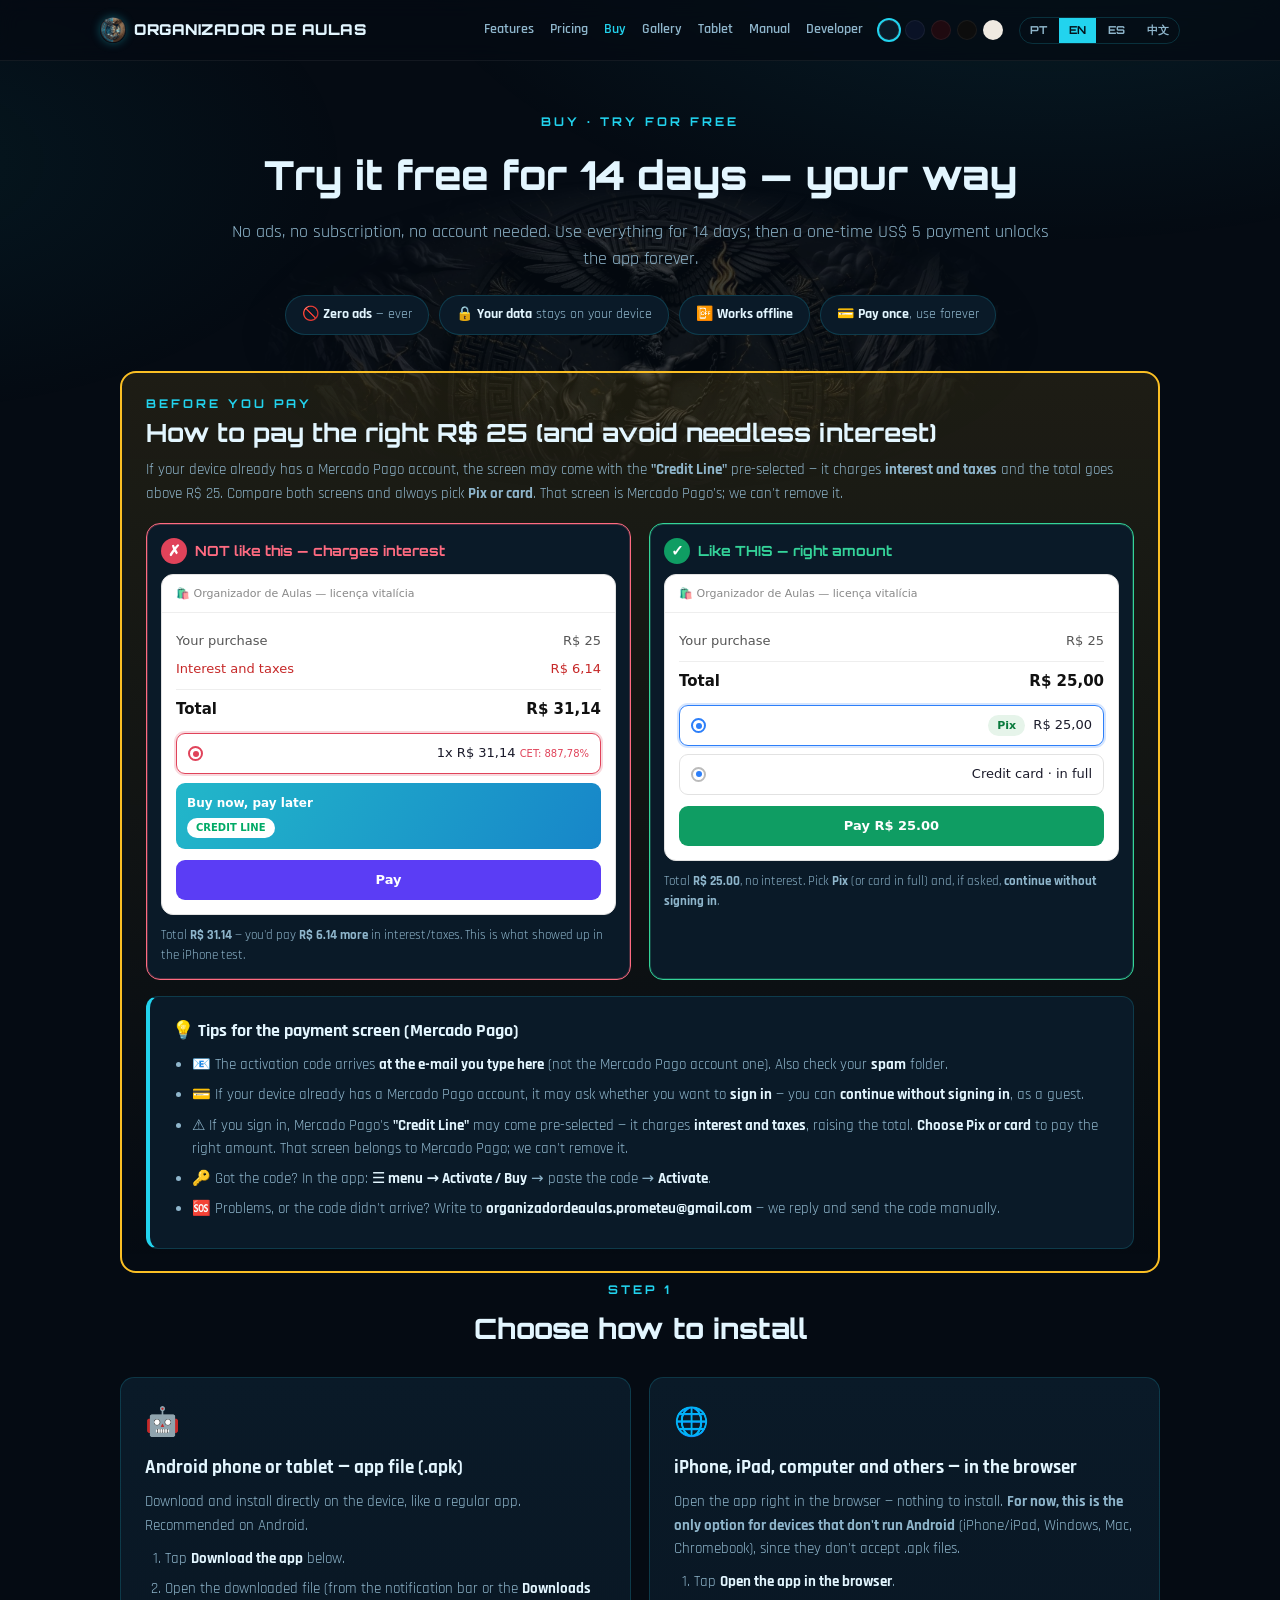
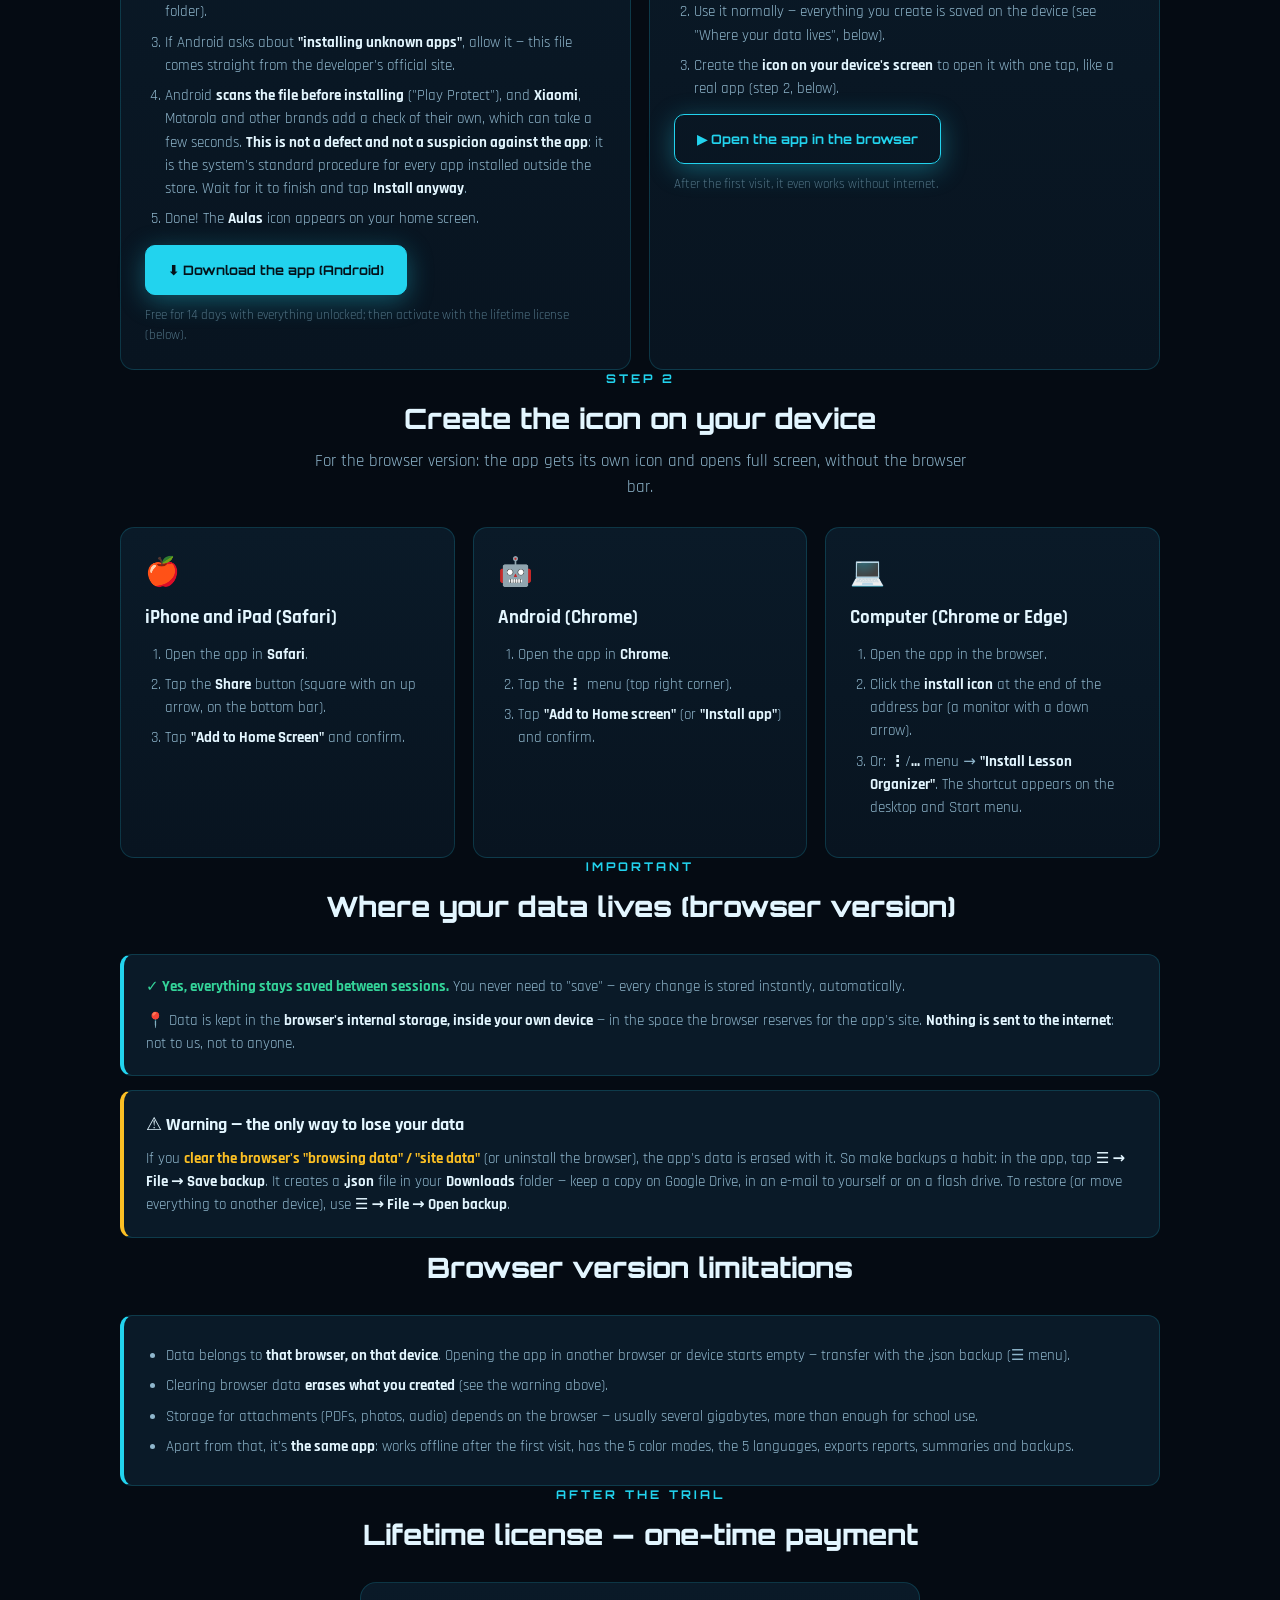
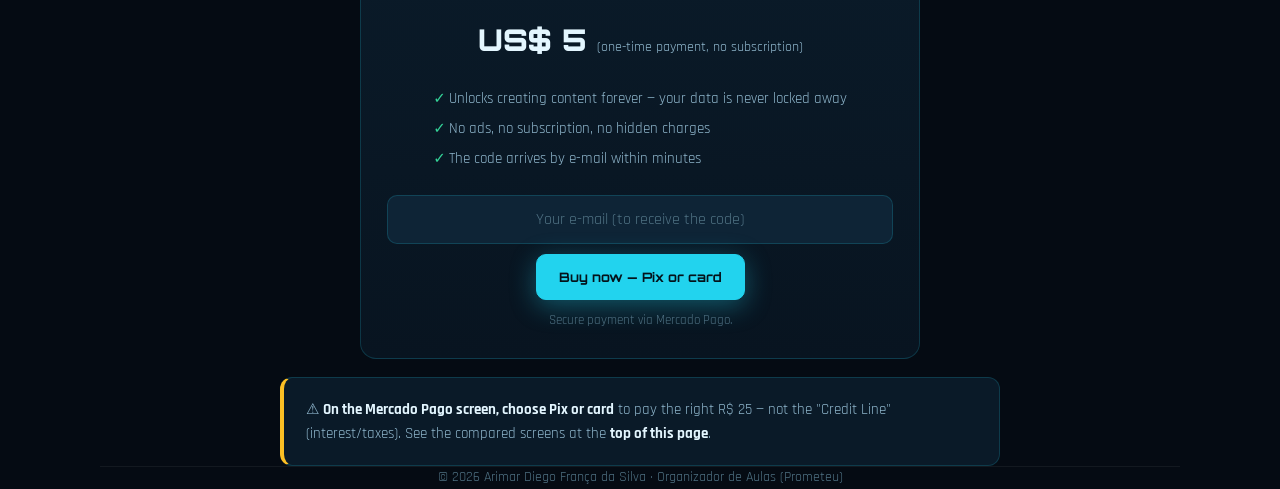
<file: comprar.html>
<!DOCTYPE html>
<html lang="pt-BR">
<head>
<meta charset="UTF-8">
<meta name="viewport" content="width=device-width, initial-scale=1.0">
<link rel="icon" type="image/png" href="media/icone.png">
<title>Comprar e instalar — Organizador de Aulas</title>
<meta name="description" content="Como testar grátis por 14 dias e comprar o Organizador de Aulas: aplicativo Android (.apk), versão no navegador para qualquer aparelho, onde ficam os dados e como pagar com segurança.">
<meta property="og:title" content="Comprar e instalar — Organizador de Aulas">
<meta property="og:description" content="Teste grátis por 14 dias. Licença vitalícia, pagamento único e seguro pelo Mercado Pago.">
<meta property="og:type" content="website">
<meta property="og:url" content="https://www.organizadorprometeu.com.br/comprar.html">
<meta property="og:site_name" content="Organizador de Aulas">
<meta property="og:image" content="https://www.organizadorprometeu.com.br/media/og-image-neon.jpg">
<meta property="og:image:width" content="1200">
<meta property="og:image:height" content="630">
<meta property="og:image:alt" content="Organizador de Aulas — app para professores organizarem aulas em vídeo">
<meta property="og:locale" content="pt_BR">
<meta name="twitter:card" content="summary_large_image">
<meta name="twitter:title" content="Comprar e instalar — Organizador de Aulas">
<meta name="twitter:description" content="Teste grátis por 14 dias. Licença vitalícia, pagamento único e seguro pelo Mercado Pago.">
<meta name="twitter:image" content="https://www.organizadorprometeu.com.br/media/og-image-neon.jpg">
<link rel="preconnect" href="https://fonts.googleapis.com">
<link rel="preload" as="style" href="https://fonts.googleapis.com/css2?family=Orbitron:wght@600;700;900&family=Rajdhani:wght@400;500;600;700&display=swap" onload="this.onload=null;this.rel='stylesheet'">
<noscript><link href="https://fonts.googleapis.com/css2?family=Orbitron:wght@600;700;900&family=Rajdhani:wght@400;500;600;700&display=swap" rel="stylesheet"></noscript>
<style>
/* ⚠️ CONSERTO DO TIL — nao apagar. A Orbitron TEM os glifos "ã" e "õ", mas os
   desenha com acento GRAVE ("nào" por "não"); como o glifo existe, nenhuma
   fonte de reserva entra e o erro passa CALADO. Medido em 22/08/2026: so
   ã õ Ã Õ estao errados. Esta familia cobre SO esses 4 e vem antes da
   Orbitron na pilha. Vem do sistema: nao adiciona pedido de rede nem CSP. */
@font-face{font-family:'TilCerto';
  src:local('Segoe UI Semibold'),local('Segoe UI'),local('Roboto'),local('Noto Sans'),local('Arial');
  unicode-range:U+00C3,U+00D5,U+00E3,U+00F5}
:root{ --bg:#050b13;--bg2:#081420;--card:#0a1a28;--card2:#0e2436;
  --txt:#e3f6ff;--txt2:#8fb6cc;--txt3:#4f7183;--acc:#22d3ee;--acc2:#0ea5b7;--gl:rgba(34,211,238,.35);
  --brd:rgba(34,211,238,.18);--brd2:rgba(255,255,255,.06);--glow1:rgba(34,211,238,.10);--glow2:rgba(14,165,183,.08);
  --nav:rgba(5,11,19,.72);--btxt:#04121a;--htmlbg:#050b13;--font-h:'TilCerto','Orbitron',sans-serif;--font-b:'Rajdhani',system-ui,sans-serif;
  --ok:#34d399;--warn:#fbbf24; }
html.t-D{ --bg:#000;--bg2:#070707;--card:#0d0d0d;--card2:#141414;--txt:#fff;--txt2:#b8b8b8;--txt3:#6f6f6f;--acc:#f2f2f2;--acc2:#cfcfcf;
  --gl:rgba(255,255,255,.22);--brd:rgba(255,255,255,.16);--brd2:rgba(255,255,255,.06);--glow1:rgba(255,255,255,.05);--glow2:rgba(255,255,255,.03);
  --nav:rgba(0,0,0,.8);--btxt:#000;--htmlbg:#000;--font-h:'Segoe UI',system-ui,Arial,sans-serif;--font-b:'Segoe UI',system-ui,Arial,sans-serif; }
html.t-PR{ --bg:#120407;--bg2:#1a060a;--card:#1f0a10;--card2:#2a0e15;--txt:#ffe6ea;--txt2:#e0a3ad;--txt3:#8a5560;--acc:#ff3b5c;--acc2:#c62740;
  --gl:rgba(255,59,92,.33);--brd:rgba(255,59,92,.20);--brd2:rgba(255,255,255,.06);--glow1:rgba(255,59,92,.10);--glow2:rgba(198,39,64,.07);
  --nav:rgba(18,4,7,.75);--btxt:#fff;--htmlbg:#120407; }
html.t-PB{ --bg:#04060f;--bg2:#070c1a;--card:#0a1226;--card2:#0e1832;--txt:#e6edff;--txt2:#9db0d8;--txt3:#556685;--acc:#3b82f6;--acc2:#2563eb;
  --gl:rgba(59,130,246,.33);--brd:rgba(59,130,246,.20);--brd2:rgba(255,255,255,.06);--glow1:rgba(59,130,246,.10);--glow2:rgba(37,99,235,.07);
  --nav:rgba(4,6,15,.75);--btxt:#fff;--htmlbg:#04060f; }
html.t-L{ --bg:#F0EDE8;--bg2:#e7e2da;--card:#ffffff;--card2:#faf7f2;--txt:#2a2320;--txt2:#6b5f57;--txt3:#9a8d83;--acc:#c0563c;--acc2:#a5432b;
  --gl:rgba(192,86,60,.22);--brd:rgba(192,86,60,.22);--brd2:rgba(0,0,0,.08);--glow1:rgba(192,86,60,.08);--glow2:rgba(165,67,43,.05);
  --nav:rgba(255,255,255,.82);--btxt:#fff;--htmlbg:#F0EDE8;--font-h:'Segoe UI',system-ui,Arial,sans-serif;--font-b:'Segoe UI',system-ui,Arial,sans-serif;
  --ok:#0f8a5f;--warn:#a16207; }
*{box-sizing:border-box;margin:0;padding:0}
html{scroll-behavior:smooth;background:var(--htmlbg);-webkit-text-size-adjust:100%;text-size-adjust:100%;overflow-x:clip}
body{font-family:var(--font-b);background:var(--bg);color:var(--txt);line-height:1.55;font-size:17px}
body::before{content:"";position:fixed;inset:0;pointer-events:none;z-index:0;
  background:radial-gradient(1100px 560px at 82% -10%,var(--glow1),transparent 60%),radial-gradient(820px 460px at -8% 18%,var(--glow2),transparent 55%);}
/* Arte em mármore do Prometeu como marca d'água do fundo */
:root{--arte:url("media/artes/arte-02-fundo.webp");--arteop:.22}
html.t-L{--arte:url("media/artes/arte-01-fundo.webp");--arteop:.28}
body::after{content:"";position:fixed;inset:0;pointer-events:none;z-index:0;
  background:var(--arte) center 30%/min(92vmin,940px) no-repeat;opacity:var(--arteop)}
.wrap{max-width:1080px;margin:0 auto;padding:0 20px;position:relative;z-index:1}
h1,h2,h3,.brand,.eyebrow{font-family:var(--font-h)}
a{color:var(--acc);text-decoration:none}
.eyebrow{font-size:12px;letter-spacing:3px;text-transform:uppercase;color:var(--acc);font-weight:700}
nav{position:sticky;top:0;z-index:50;backdrop-filter:blur(10px);background:var(--nav);border-bottom:1px solid var(--brd2)}
.nav-in{display:flex;align-items:center;gap:10px 14px;min-height:60px;flex-wrap:wrap;padding:8px 0}
.brand{font-weight:900;font-size:15px;letter-spacing:.5px;color:var(--txt);display:flex;align-items:center;gap:8px}
.brand .dot{width:26px;height:26px;border-radius:50%;box-shadow:0 0 10px var(--gl);display:block}
.nav-links{margin-left:auto;display:flex;gap:8px 16px;align-items:center;flex-wrap:wrap}
.nav-links a{color:var(--txt2);font-size:14px;font-weight:600;transition:color .2s}
.nav-links a:hover,.nav-links a.here{color:var(--acc)}
@media(max-width:720px){ .nav-links{gap:6px 12px;width:100%} .nav-links a{font-size:13px} .brand{font-size:13px} }
.themes{display:flex;gap:6px;align-items:center}
.sw{width:20px;height:20px;border-radius:50%;border:1px solid var(--brd2);cursor:pointer;padding:0}
.sw.on{box-shadow:0 0 0 2px var(--acc)}
.lang{display:flex;gap:2px;border:1px solid var(--brd);border-radius:20px;overflow:hidden}
.lang button{background:none;border:none;color:var(--txt2);padding:5px 10px;font-family:var(--font-h);font-size:11px;font-weight:700;cursor:pointer}
.lang button.on{background:var(--acc);color:var(--btxt)}
header.top{padding:52px 0 6px;text-align:center;max-width:820px;margin:0 auto}
header.top h1{font-size:clamp(26px,4.6vw,40px);font-weight:800;margin:12px 0}
header.top p{color:var(--txt2);font-size:18px}
.badges{display:flex;flex-wrap:wrap;gap:10px;justify-content:center;margin:22px 0 6px}
.badge{border:1px solid var(--brd);background:var(--card);border-radius:22px;padding:8px 16px;font-size:14px;color:var(--txt2)}
.badge b{color:var(--txt)}
section{padding:30px 0}
.sec-h{text-align:center;max-width:680px;margin:0 auto 26px}
.sec-h h2{font-size:clamp(21px,3.2vw,28px);font-weight:800;margin:8px 0}
.sec-h p{color:var(--txt2)}
.grid2{display:grid;grid-template-columns:repeat(2,1fr);gap:18px}
.grid3{display:grid;grid-template-columns:repeat(3,1fr);gap:18px}
.card{background:linear-gradient(180deg,var(--card),var(--bg2));border:1px solid var(--brd);border-radius:14px;padding:24px}
.card .ic{font-size:28px;margin-bottom:8px}
.card h3{font-family:var(--font-b);font-size:19px;margin-bottom:8px}
.card p{color:var(--txt2);font-size:15px;margin-bottom:10px}
.card ol{margin:10px 0 14px 20px;color:var(--txt2);font-size:15px}
.card ol li{margin:7px 0}
.card ol li b{color:var(--txt)}
.btn{display:inline-flex;align-items:center;gap:9px;padding:14px 22px;border-radius:10px;font-family:var(--font-h);font-weight:700;font-size:13px;cursor:pointer;border:1px solid var(--acc);background:var(--acc);color:var(--btxt);box-shadow:0 6px 26px var(--gl)}
.btn.sec{background:transparent;color:var(--acc)}
.note{font-size:13px;color:var(--txt3);margin-top:10px}
.hl{border:1px solid var(--brd);border-left:4px solid var(--acc);background:var(--card);border-radius:12px;padding:20px 22px;margin-top:14px}
.hl h3{font-family:var(--font-b);font-size:18px;margin-bottom:8px}
.hl p,.hl li{color:var(--txt2);font-size:15px}
.hl ul{margin:8px 0 0 20px}
.hl li{margin:7px 0}
.hl.warn{border-left-color:var(--warn)}
.hl.warn b.w{color:var(--warn)}
.hl b{color:var(--txt)}
.ok{color:var(--ok);font-weight:700}
.buy-box{max-width:560px;margin:0 auto;text-align:center;background:linear-gradient(180deg,var(--card),var(--bg2));border:1px solid var(--brd);border-radius:16px;padding:28px 26px}
.buy-box ul{list-style:none;margin:14px 0 18px;text-align:left;display:inline-block}
.buy-box ul li{margin:7px 0;color:var(--txt2);font-size:15px}
.buy-box ul li::before{content:"✓ ";color:var(--ok);font-weight:700}
#buyEmail{width:100%;padding:13px 15px;border-radius:10px;border:1px solid var(--brd);background:var(--card2);color:var(--txt);font-size:16px;font-family:var(--font-b);text-align:center;margin-bottom:10px}
#buyEmail::placeholder{color:var(--txt3)}
#buyEmail:focus{outline:none;border-color:var(--acc);box-shadow:0 0 0 3px var(--glow1)}
#buyErr{display:none;color:#ff6b81;font-size:14px;margin:-4px 0 8px}
.price{font-family:var(--font-h);font-size:30px;font-weight:900;margin:6px 0 2px}
.price small{font-size:14px;color:var(--txt2);font-family:var(--font-b);font-weight:400}
footer{border-top:1px solid var(--brd2);padding:26px 0 50px;color:var(--txt3);font-size:14px;text-align:center;margin-top:26px}
@media(max-width:860px){ .grid3{grid-template-columns:1fr} .grid2{grid-template-columns:1fr} }
/* Alerta de topo — como não pagar juros à toa */
.alert-top{border:2px solid var(--warn);border-radius:16px;padding:22px 24px;margin:24px 0 8px;background:linear-gradient(180deg,rgba(251,191,36,.10),transparent)}
.alert-top h2{font-size:clamp(19px,3vw,25px);margin:0 0 6px;color:var(--txt)}
.alert-top .lead{color:var(--txt2);font-size:15px;margin-bottom:8px}
.cmp{display:grid;grid-template-columns:1fr 1fr;gap:18px;margin:18px 0 6px}
@media(max-width:760px){ .cmp{grid-template-columns:1fr} }
.cmp-col{border:1px solid var(--brd);border-radius:14px;padding:14px;background:var(--card)}
.cmp-col.bad{border-color:#ff6b81;box-shadow:0 0 0 1px rgba(255,107,129,.25) inset}
.cmp-col.good{border-color:var(--ok);box-shadow:0 0 0 1px rgba(52,211,153,.25) inset}
.cmp-tag{display:inline-flex;align-items:center;gap:8px;font-family:var(--font-h);font-weight:700;font-size:14px;margin-bottom:10px}
.cmp-tag.bad{color:#ff6b81}.cmp-tag.good{color:var(--ok)}
.cmp-tag .ball{width:26px;height:26px;border-radius:50%;display:inline-flex;align-items:center;justify-content:center;color:#fff;font-size:15px}
.cmp-tag.bad .ball{background:#e0435a}.cmp-tag.good .ball{background:#0f9d63}
.cmp-cap{font-size:13px;color:var(--txt2);margin-top:10px}
/* Reprodução da tela do Mercado Pago */
.mp{background:#fff;border-radius:12px;overflow:hidden;border:1px solid #e2e2e2;color:#1a1a2a;font-family:'Segoe UI',system-ui,Arial,sans-serif}
.mp .mp-top{padding:10px 14px;border-bottom:1px solid #eee;font-size:11px;color:#888;display:flex;align-items:center;gap:6px}
.mp .mp-body{padding:14px}
.mp .mp-title{font-size:13px;font-weight:600;color:#333;margin-bottom:10px}
.mp .row{display:flex;justify-content:space-between;font-size:13px;padding:4px 0;color:#555}
.mp .row.total{border-top:1px solid #eee;margin-top:6px;padding-top:8px;font-weight:800;color:#111;font-size:15px}
.mp .row .iof{color:#c62828}
.mp .opt{border:1px solid #e2e2e2;border-radius:9px;padding:9px 11px;margin-top:8px;display:flex;justify-content:space-between;align-items:center;font-size:13px}
.mp .opt.sel{border-color:#2d7ff9;box-shadow:0 0 0 2px rgba(45,127,249,.2)}
.mp .opt.sel-bad{border-color:#e0435a;box-shadow:0 0 0 2px rgba(224,67,90,.2)}
.mp .opt .cet{font-size:10px;color:#e0435a}
.mp .opt .radio{width:15px;height:15px;border-radius:50%;border:2px solid #2d7ff9;flex:0 0 15px;position:relative}
.mp .opt.sel-bad .radio{border-color:#e0435a}
.mp .opt .radio::after{content:"";position:absolute;inset:2.5px;border-radius:50%;background:#2d7ff9}
.mp .opt.sel-bad .radio::after{background:#e0435a}
.mp .credito{margin-top:9px;border-radius:9px;padding:11px;background:linear-gradient(120deg,#22b7c9,#1786c9);color:#fff;font-size:12px}
.mp .credito .lc{display:inline-block;background:#fff;color:#0a6;border-radius:20px;padding:2px 9px;font-size:10px;font-weight:700;margin-top:6px}
.mp .pay{margin-top:11px;background:#5b3df5;color:#fff;text-align:center;border-radius:9px;padding:10px;font-weight:700;font-size:13px}
.mp .mp-pill{display:inline-block;font-size:11px;font-weight:700;padding:2px 9px;border-radius:20px}
.mp .mp-pill.pix{background:#e6f4ea;color:#0a7a3d}
</style>
</head>
<body>
<nav><div class="wrap nav-in">
  <a class="brand" href="index.html"><img class="dot" src="media/icone.png" alt=""> ORGANIZADOR DE AULAS</a>
  <div class="nav-links">
    <a href="index.html#recursos" data-i="nav1">Recursos</a>
    <a href="index.html#preco" data-i="nav3">Preço</a>
    <a href="comprar.html" class="here" data-i="nav9">Comprar</a>
    <a href="galeria.html" data-i="nav6">Galeria</a>
    <a href="tablet.html" data-i="nav8">Tablet</a>
    <a href="manual.html" data-i="nav5">Manual</a>
    <a href="desenvolvedor.html" data-i="nav7">Desenvolvedor</a>
    <div class="themes" id="themes" title="Tema">
      <button class="sw" data-t="P"  style="background:#0a1a28" aria-label="Prometeu"></button>
      <button class="sw" data-t="PB" style="background:#0a1226" aria-label="Azul"></button>
      <button class="sw" data-t="PR" style="background:#1f0a10" aria-label="Vermelho"></button>
      <button class="sw" data-t="D"  style="background:#0d0d0d" aria-label="Escuro"></button>
      <button class="sw" data-t="L"  style="background:#efe9e1" aria-label="Claro"></button>
    </div>
    <div class="lang" id="lang">
      <button data-l="pt" class="on">PT</button><button data-l="en">EN</button><button data-l="es">ES</button><button data-l="zh">中文</button>
    </div>
  </div>
</div></nav>

<header class="top wrap">
  <div class="eyebrow" data-i="eyebrow">Comprar · Testar grátis</div>
  <h1 data-i="h1">Teste grátis por 14 dias — do seu jeito</h1>
  <p data-i="lead">Sem anúncios, sem assinatura, sem criar conta. Use tudo por 14 dias; depois, um pagamento único de US$ 5 (R$ 25) libera o app para sempre.</p>
  <div class="badges">
    <div class="badge" data-i="b1">🚫 <b>Zero anúncios</b> — nunca</div>
    <div class="badge" data-i="b2">🔒 <b>Seus dados</b> ficam no aparelho</div>
    <div class="badge" data-i="b3">📴 <b>Funciona offline</b></div>
    <div class="badge" data-i="b4">💳 <b>Pague uma vez</b>, use para sempre</div>
  </div>
</header>

<section class="wrap">
  <div class="alert-top">
    <div class="eyebrow" data-i="at-eye">Atenção antes de pagar</div>
    <h2 data-i="at-h">Como pagar os R$ 25 certos (e não pagar juros à toa)</h2>
    <p class="lead" data-i="at-lead">Se o seu aparelho já tem conta do Mercado Pago, a tela pode vir com a <b>"Linha de Crédito"</b> pré-escolhida — ela cobra <b>juros e IOF</b> e o total passa de R$ 25. Compare as duas telas e escolha sempre <b>Pix ou cartão</b>. Essa tela é do Mercado Pago; não temos como removê-la.</p>

    <div class="cmp">
      <!-- TELA ERRADA -->
      <div class="cmp-col bad">
        <div class="cmp-tag bad"><span class="ball">✗</span> <span data-i="tag-bad">Assim NÃO — cobra juros</span></div>
        <div class="mp">
          <div class="mp-top">🛍️ Organizador de Aulas — licença vitalícia</div>
          <div class="mp-body">
            <div class="row"><span data-i="mp-buy">Sua compra</span><span>R$ 25</span></div>
            <div class="row"><span class="iof" data-i="mp-iof">Juros e IOF</span><span class="iof">R$ 6,14</span></div>
            <div class="row total"><span data-i="mp-total">Total</span><span>R$ 31,14</span></div>
            <div class="opt sel-bad"><span class="radio"></span><span>1x R$ 31,14 <span class="cet">CET: 887,78%</span></span></div>
            <div class="credito"><b data-i="mp-lc1">Use agora e pague depois</b><br><span class="lc" data-i="mp-lc2">LINHA DE CRÉDITO</span></div>
            <div class="pay" data-i="mp-pay">Pagar</div>
          </div>
        </div>
        <div class="cmp-cap" data-i="cap-bad">Total <b>R$ 31,14</b> — você pagaria <b>R$ 6,14 a mais</b> em juros/IOF. Foi o que apareceu no teste pelo iPhone.</div>
      </div>

      <!-- TELA CERTA -->
      <div class="cmp-col good">
        <div class="cmp-tag good"><span class="ball">✓</span> <span data-i="tag-good">Assim SIM — valor certo</span></div>
        <div class="mp">
          <div class="mp-top">🛍️ Organizador de Aulas — licença vitalícia</div>
          <div class="mp-body">
            <div class="row"><span data-i="mp-buy2">Sua compra</span><span>R$ 25</span></div>
            <div class="row total"><span data-i="mp-total2">Total</span><span>R$ 25,00</span></div>
            <div class="opt sel"><span class="radio"></span><span><span class="mp-pill pix">Pix</span> &nbsp;R$ 25,00</span></div>
            <div class="opt"><span class="radio" style="border-color:#bbb"></span><span data-i="mp-card">Cartão de crédito · à vista</span></div>
            <div class="pay" style="background:#0f9d63" data-i="mp-pay2">Pagar R$ 25,00</div>
          </div>
        </div>
        <div class="cmp-cap" data-i="cap-good">Total <b>R$ 25,00</b>, sem juros. Escolha <b>Pix</b> (ou cartão à vista) e, se perguntarem, <b>continue sem entrar</b> na conta.</div>
      </div>
    </div>

    <div class="hl" style="margin-top:16px">
      <h3 data-i="m0">💡 Dicas para a tela de pagamento (Mercado Pago)</h3>
      <ul>
        <li data-i="m1">📧 O código de ativação chega <b>no e-mail que você digitar</b> na compra (não no da conta do Mercado Pago). Confira também a caixa de <b>spam</b>.</li>
        <li data-i="m2">💳 Se o seu aparelho já tem conta do Mercado Pago, pode aparecer a pergunta se quer <b>entrar com a sua conta</b> — dá para <b>continuar sem entrar</b>, como convidado.</li>
        <li data-i="m3">⚠️ Entrando com conta, a <b>"Linha de Crédito"</b> do Mercado Pago pode vir pré-escolhida — ela cobra <b>juros e IOF</b> e o total passa de R$ 25. <b>Escolha Pix ou cartão</b> para pagar o valor certo. Essa tela é do Mercado Pago; não temos como removê-la.</li>
        <li data-i="m4">🔑 Recebeu o código? No app: menu <b>☰ → Ativar / Comprar</b> → cole o código → <b>Ativar</b>.</li>
        <li data-i="m5">🆘 Problemas ou o código não chegou? Escreva para <b>organizadordeaulas.prometeu@gmail.com</b> — respondemos e enviamos o código manualmente.</li>
      </ul>
    </div>
  </div>
</section>

<section class="wrap" id="instalar">
  <div class="sec-h">
    <div class="eyebrow" data-i="s1e">Passo 1</div>
    <h2 data-i="s1h">Escolha como instalar</h2>
  </div>
  <div class="grid2">
    <div class="card" id="apkCard">
      <div class="ic">🤖</div>
      <h3 data-i="a-t">Celular ou tablet Android — aplicativo (.apk)</h3>
      <p data-i="a-p">Baixe e instale direto no aparelho, como um app comum. É a forma recomendada no Android.</p>
      <ol>
        <li data-i="a-1">Toque em <b>Baixar o aplicativo</b> aqui embaixo.</li>
        <li data-i="a-2">Abra o arquivo baixado (na barra de notificações ou na pasta <b>Downloads</b>).</li>
        <li data-i="a-3">Se o Android perguntar sobre <b>"instalar apps desconhecidos"</b>, permita — este arquivo vem direto do site oficial do desenvolvedor.</li>
        <li data-i="a-3b">O Android <b>analisa o arquivo antes de instalar</b> (o "Play Protect"), e aparelhos <b>Xiaomi</b>, Motorola e outros ainda fazem uma verificação própria, que pode levar alguns segundos. <b>Isso não é defeito nem suspeita contra o app</b> — é o procedimento padrão do sistema para todo aplicativo instalado fora da loja. Espere terminar e toque em <b>Instalar assim mesmo</b>.</li>
        <li data-i="a-4">Pronto! O ícone <b>Aulas</b> aparece na tela inicial.</li>
      </ol>
      <a class="btn" id="apkBtn" href="downloads/OrganizadorDeAulas.apk" download data-i="a-btn">⬇ Baixar o aplicativo (Android)</a>
      <div class="note" data-i="a-note">Grátis por 14 dias com tudo liberado; depois, ative com a licença vitalícia (abaixo).</div>
    </div>
    <div class="card">
      <div class="ic">🌐</div>
      <h3 data-i="n-t">iPhone, iPad, computador e outros — no navegador</h3>
      <p data-i="n-p">Abra o app direto no navegador — não precisa instalar nada. <b>Por enquanto, esta é a única opção para aparelhos que não usam Android</b> (iPhone/iPad, Windows, Mac, Chromebook), pois eles não aceitam arquivos .apk.</p>
      <ol>
        <li data-i="n-1">Toque em <b>Abrir o app no navegador</b>.</li>
        <li data-i="n-2">Use normalmente — tudo o que você criar fica salvo no aparelho (veja "Onde ficam os seus dados", abaixo).</li>
        <li data-i="n-3">Crie o <b>ícone na tela do aparelho</b> para abrir com um toque, como um app de verdade (passo 2, abaixo).</li>
      </ol>
      <a class="btn sec" href="https://arimardiego-afk.github.io/organizador-de-aulas/" target="_blank" rel="noopener" data-i="n-btn">▶ Abrir o app no navegador</a>
      <div class="note" data-i="n-note">Depois da primeira visita, funciona até sem internet.</div>
    </div>
  </div>
</section>

<section class="wrap">
  <div class="sec-h">
    <div class="eyebrow" data-i="s2e">Passo 2</div>
    <h2 data-i="s2h">Crie o ícone na tela do seu aparelho</h2>
    <p data-i="s2p">Para a versão do navegador: o app ganha ícone próprio e abre em tela cheia, sem a barra do navegador.</p>
  </div>
  <div class="grid3">
    <div class="card"><div class="ic">🍎</div><h3 data-i="i1t">iPhone e iPad (Safari)</h3>
      <ol>
        <li data-i="i1a">Abra o app no <b>Safari</b>.</li>
        <li data-i="i1b">Toque no botão <b>Compartilhar</b> (quadrado com seta para cima, na barra de baixo).</li>
        <li data-i="i1c">Toque em <b>"Adicionar à Tela de Início"</b> e confirme.</li>
      </ol></div>
    <div class="card"><div class="ic">🤖</div><h3 data-i="i2t">Android (Chrome)</h3>
      <ol>
        <li data-i="i2a">Abra o app no <b>Chrome</b>.</li>
        <li data-i="i2b">Toque no menu <b>⋮</b> (canto de cima, à direita).</li>
        <li data-i="i2c">Toque em <b>"Adicionar à tela inicial"</b> (ou <b>"Instalar app"</b>) e confirme.</li>
      </ol></div>
    <div class="card"><div class="ic">💻</div><h3 data-i="i3t">Computador (Chrome ou Edge)</h3>
      <ol>
        <li data-i="i3a">Abra o app no navegador.</li>
        <li data-i="i3b">Clique no <b>ícone de instalar</b> no fim da barra de endereço (um monitor com uma seta para baixo).</li>
        <li data-i="i3c">Ou: menu <b>⋮</b>/<b>…</b> → <b>"Instalar Organizador de Aulas"</b>. O atalho aparece na área de trabalho e no menu Iniciar.</li>
      </ol></div>
  </div>
</section>

<section class="wrap">
  <div class="sec-h">
    <div class="eyebrow" data-i="s3e">Importante</div>
    <h2 data-i="s3h">Onde ficam os seus dados (versão do navegador)</h2>
  </div>
  <div class="hl">
    <p data-i="d1"><span class="ok">✓ Sim, tudo fica salvo entre um uso e outro.</span> Você não precisa "salvar" nada — cada alteração é guardada na hora, automaticamente.</p>
    <p style="margin-top:10px" data-i="d2">📍 Os dados ficam no <b>armazenamento interno do navegador, dentro do seu próprio aparelho</b> — no espaço que o navegador reserva para o site do app. <b>Nada é enviado para a internet</b>: nem para nós, nem para terceiros.</p>
  </div>
  <div class="hl warn">
    <h3 data-i="d3t">⚠️ Atenção — a única forma de perder os dados</h3>
    <p data-i="d3">Se você <b class="w">limpar os "dados de navegação" / "dados de sites"</b> do navegador (ou desinstalar o navegador), os dados do app são apagados junto. Por isso, crie o hábito do backup: no app, toque no menu <b>☰ → Arquivo → Salvar backup</b>. Ele gera um arquivo <b>.json</b> na sua pasta de <b>Downloads</b> — guarde uma cópia no Google Drive, num e-mail para você mesmo ou num pendrive. Para recuperar (ou levar tudo para outro aparelho), use <b>☰ → Arquivo → Abrir backup</b>.</p>
  </div>
</section>

<section class="wrap">
  <div class="sec-h">
    <h2 data-i="s4h">Limitações da versão no navegador</h2>
  </div>
  <div class="hl">
    <ul>
      <li data-i="l1">Os dados valem para <b>aquele navegador, naquele aparelho</b>. Abrir o app em outro navegador ou aparelho começa vazio — transfira com o backup .json (menu ☰).</li>
      <li data-i="l2">Limpar os dados do navegador <b>apaga o que foi criado</b> (veja o aviso acima).</li>
      <li data-i="l3">O espaço para anexos (PDFs, fotos, áudios) depende do navegador — em geral são vários gigabytes, mais que suficiente para uso escolar.</li>
      <li data-i="l4">Fora isso, é <b>o mesmo app</b>: funciona offline depois da primeira visita, tem os 5 modos de cor, os 5 idiomas, exporta relatórios, resumos e backups.</li>
    </ul>
  </div>
</section>

<section class="wrap" id="comprar">
  <div class="sec-h">
    <div class="eyebrow" data-i="s5e">Depois do teste</div>
    <h2 data-i="s5h">Licença vitalícia — pagamento único</h2>
  </div>
  <div class="buy-box">
    <div class="price">US$ 5 <small data-i="pr-r">(R$ 25 — pagamento único, sem mensalidade)</small></div>
    <ul>
      <li data-i="pv1">Libera criar conteúdo para sempre — seus dados nunca ficam presos</li>
      <li data-i="pv2">Sem anúncios, sem assinatura, sem cobrança escondida</li>
      <li data-i="pv3">O código chega por e-mail em poucos minutos</li>
    </ul>
    <input id="buyEmail" type="email" inputmode="email" autocomplete="email" data-i="ph" placeholder="Seu e-mail (para receber o código)">
    <div id="buyErr" data-i="err">Digite um e-mail válido para continuar.</div>
    <button class="btn" id="buyBtn" data-i="buy">Comprar agora — Pix ou cartão</button>
    <div class="note" data-i="buy-note">Pagamento seguro pelo Mercado Pago.</div>
  </div>
  <div class="hl warn" style="max-width:720px;margin:18px auto 0">
    <p data-i="rev">⚠️ <b>Na tela do Mercado Pago, escolha Pix ou cartão</b> para pagar R$ 25 certos — não a "Linha de Crédito" (juros/IOF). Veja as telas comparadas no <a href="#" onclick="window.scrollTo({top:0,behavior:'smooth'});return false;"><b>topo desta página</b></a>.</p>
  </div>
</section>

<footer class="wrap">© 2026 Arimar Diego França da Silva · Organizador de Aulas (Prometeu)</footer>

<script>
const LANGS=['pt','en','es','zh'];
const LANG_HTML={pt:'pt-BR',en:'en',es:'es',zh:'zh-CN'};
const I={
  nav1:['Recursos','Features','Recursos','功能'], nav3:['Preço','Pricing','Precio','价格'],
  nav5:['Manual','Manual','Manual','手册'], nav6:['Galeria','Gallery','Galería','图库'],
  nav7:['Desenvolvedor','Developer','Desarrollador','开发者'], nav8:['Tablet','Tablet','Tablet','平板'],
  nav9:['Comprar','Buy','Comprar','购买'],
  eyebrow:['Comprar · Testar grátis','Buy · Try for free','Comprar · Probar gratis','购买 · 免费试用'],
  'at-eye':['Atenção antes de pagar','Before you pay','Atención antes de pagar','付款前请注意'],
  'at-h':['Como pagar os R$ 25 certos (e não pagar juros à toa)','How to pay the right R$ 25 (and avoid needless interest)','Cómo pagar los R$ 25 correctos (y no pagar intereses de más)','如何正确支付 R$ 25（避免多付利息）'],
  'at-lead':['Se o seu aparelho já tem conta do Mercado Pago, a tela pode vir com a <b>"Linha de Crédito"</b> pré-escolhida — ela cobra <b>juros e IOF</b> e o total passa de R$ 25. Compare as duas telas e escolha sempre <b>Pix ou cartão</b>. Essa tela é do Mercado Pago; não temos como removê-la.',
            'If your device already has a Mercado Pago account, the screen may come with the <b>"Credit Line"</b> pre-selected — it charges <b>interest and taxes</b> and the total goes above R$ 25. Compare both screens and always pick <b>Pix or card</b>. That screen is Mercado Pago\'s; we can\'t remove it.',
            'Si tu equipo ya tiene cuenta de Mercado Pago, la pantalla puede venir con la <b>"Línea de Crédito"</b> preseleccionada — cobra <b>intereses e impuestos</b> y el total sube de R$ 25. Compara las dos pantallas y elige siempre <b>Pix o tarjeta</b>. Esa pantalla es de Mercado Pago; no podemos quitarla.',
            '如果你的设备已登录 Mercado Pago 账户，页面可能默认选中<b>"信用额度"</b>——它会收取<b>利息和税费</b>，总额会超过 R$ 25。请对比两张截图，始终选择 <b>Pix 或银行卡</b>。该页面属于 Mercado Pago，我们无法移除。'],
  'tag-bad':['Assim NÃO — cobra juros','NOT like this — charges interest','Así NO — cobra intereses','不要这样——会收利息'],
  'tag-good':['Assim SIM — valor certo','Like THIS — right amount','Así SÍ — valor correcto','这样才对——金额正确'],
  'mp-buy':['Sua compra','Your purchase','Tu compra','您的购买'],
  'mp-buy2':['Sua compra','Your purchase','Tu compra','您的购买'],
  'mp-iof':['Juros e IOF','Interest and taxes','Intereses e impuestos','利息和税费'],
  'mp-total':['Total','Total','Total','合计'],
  'mp-total2':['Total','Total','Total','合计'],
  'mp-lc1':['Use agora e pague depois','Buy now, pay later','Usa ahora y paga después','先用后付'],
  'mp-lc2':['LINHA DE CRÉDITO','CREDIT LINE','LÍNEA DE CRÉDITO','信用额度'],
  'mp-pay':['Pagar','Pay','Pagar','支付'],
  'mp-pay2':['Pagar R$ 25,00','Pay R$ 25.00','Pagar R$ 25,00','支付 R$ 25,00'],
  'mp-card':['Cartão de crédito · à vista','Credit card · in full','Tarjeta de crédito · en una cuota','信用卡 · 一次性'],
  'cap-bad':['Total <b>R$ 31,14</b> — você pagaria <b>R$ 6,14 a mais</b> em juros/IOF. Foi o que apareceu no teste pelo iPhone.',
             'Total <b>R$ 31.14</b> — you\'d pay <b>R$ 6.14 more</b> in interest/taxes. This is what showed up in the iPhone test.',
             'Total <b>R$ 31,14</b> — pagarías <b>R$ 6,14 de más</b> en intereses/impuestos. Es lo que apareció en la prueba con iPhone.',
             '合计 <b>R$ 31,14</b>——你会多付 <b>R$ 6,14</b> 的利息/税费。这正是 iPhone 测试时出现的情况。'],
  'cap-good':['Total <b>R$ 25,00</b>, sem juros. Escolha <b>Pix</b> (ou cartão à vista) e, se perguntarem, <b>continue sem entrar</b> na conta.',
              'Total <b>R$ 25.00</b>, no interest. Pick <b>Pix</b> (or card in full) and, if asked, <b>continue without signing in</b>.',
              'Total <b>R$ 25,00</b>, sin intereses. Elige <b>Pix</b> (o tarjeta en una cuota) y, si preguntan, <b>continúa sin entrar</b> en la cuenta.',
              '合计 <b>R$ 25,00</b>，无利息。请选择 <b>Pix</b>（或一次性银行卡），若被询问，<b>不登录继续</b>。'],
  rev:['⚠️ <b>Na tela do Mercado Pago, escolha Pix ou cartão</b> para pagar R$ 25 certos — não a "Linha de Crédito" (juros/IOF). Veja as telas comparadas no <a href="#" onclick="window.scrollTo({top:0,behavior:\'smooth\'});return false;"><b>topo desta página</b></a>.',
       '⚠️ <b>On the Mercado Pago screen, choose Pix or card</b> to pay the right R$ 25 — not the "Credit Line" (interest/taxes). See the compared screens at the <a href="#" onclick="window.scrollTo({top:0,behavior:\'smooth\'});return false;"><b>top of this page</b></a>.',
       '⚠️ <b>En la pantalla de Mercado Pago, elige Pix o tarjeta</b> para pagar los R$ 25 correctos — no la "Línea de Crédito" (intereses/impuestos). Mira las pantallas comparadas al <a href="#" onclick="window.scrollTo({top:0,behavior:\'smooth\'});return false;"><b>inicio de esta página</b></a>.',
       '⚠️ <b>在 Mercado Pago 页面，请选择 Pix 或银行卡</b>以正确支付 R$ 25——不要选"信用额度"（利息/税费）。在<a href="#" onclick="window.scrollTo({top:0,behavior:\'smooth\'});return false;"><b>本页顶部</b></a>查看对比截图。'],
  h1:['Teste grátis por 14 dias — do seu jeito','Try it free for 14 days — your way','Prueba gratis 14 días — a tu manera','免费试用 14 天——按你的方式'],
  lead:['Sem anúncios, sem assinatura, sem criar conta. Use tudo por 14 dias; depois, um pagamento único de US$ 5 (R$ 25) libera o app para sempre.',
        'No ads, no subscription, no account needed. Use everything for 14 days; then a one-time US$ 5 payment unlocks the app forever.',
        'Sin anuncios, sin suscripción, sin crear cuenta. Usa todo durante 14 días; luego un pago único de US$ 5 desbloquea la app para siempre.',
        '无广告、无订阅、无需注册。14 天内全功能使用；之后一次性支付 5 美元即可永久解锁。'],
  b1:['🚫 <b>Zero anúncios</b> — nunca','🚫 <b>Zero ads</b> — ever','🚫 <b>Cero anuncios</b> — nunca','🚫 <b>零广告</b>——永远'],
  b2:['🔒 <b>Seus dados</b> ficam no aparelho','🔒 <b>Your data</b> stays on your device','🔒 <b>Tus datos</b> quedan en tu equipo','🔒 <b>数据</b>只存在你的设备上'],
  b3:['📴 <b>Funciona offline</b>','📴 <b>Works offline</b>','📴 <b>Funciona sin internet</b>','📴 <b>支持离线使用</b>'],
  b4:['💳 <b>Pague uma vez</b>, use para sempre','💳 <b>Pay once</b>, use forever','💳 <b>Paga una vez</b>, úsala para siempre','💳 <b>一次付费</b>，永久使用'],
  s1e:['Passo 1','Step 1','Paso 1','第一步'],
  s1h:['Escolha como instalar','Choose how to install','Elige cómo instalar','选择安装方式'],
  'a-t':['Celular ou tablet Android — aplicativo (.apk)','Android phone or tablet — app file (.apk)','Móvil o tablet Android — aplicación (.apk)','安卓手机或平板——应用安装包（.apk）'],
  'a-p':['Baixe e instale direto no aparelho, como um app comum. É a forma recomendada no Android.',
         'Download and install directly on the device, like a regular app. Recommended on Android.',
         'Descarga e instala directamente en el equipo, como una app común. Es la forma recomendada en Android.',
         '直接下载安装到设备上，与普通应用一样。安卓设备推荐此方式。'],
  'a-1':['Toque em <b>Baixar o aplicativo</b> aqui embaixo.','Tap <b>Download the app</b> below.','Toca <b>Descargar la aplicación</b> aquí abajo.','点击下方的<b>下载应用</b>。'],
  'a-2':['Abra o arquivo baixado (na barra de notificações ou na pasta <b>Downloads</b>).','Open the downloaded file (from the notification bar or the <b>Downloads</b> folder).','Abre el archivo descargado (en la barra de notificaciones o en la carpeta <b>Descargas</b>).','打开下载的文件（在通知栏或<b>下载</b>文件夹中）。'],
  'a-3':['Se o Android perguntar sobre <b>"instalar apps desconhecidos"</b>, permita — este arquivo vem direto do site oficial do desenvolvedor.',
         'If Android asks about <b>"installing unknown apps"</b>, allow it — this file comes straight from the developer\'s official site.',
         'Si Android pregunta por <b>"instalar apps desconocidas"</b>, permítelo — este archivo viene directo del sitio oficial del desarrollador.',
         '如果安卓提示<b>"安装未知应用"</b>，请允许——本文件直接来自开发者官方网站。'],
  'a-4':['Pronto! O ícone <b>Aulas</b> aparece na tela inicial.','Done! The <b>Aulas</b> icon appears on your home screen.','¡Listo! El ícono <b>Aulas</b> aparece en la pantalla de inicio.','完成！<b>Aulas</b> 图标会出现在主屏幕上。'],
  'a-3b':['O Android <b>analisa o arquivo antes de instalar</b> (o "Play Protect"), e aparelhos <b>Xiaomi</b>, Motorola e outros ainda fazem uma verificação própria, que pode levar alguns segundos. <b>Isso não é defeito nem suspeita contra o app</b> — é o procedimento padrão do sistema para todo aplicativo instalado fora da loja. Espere terminar e toque em <b>Instalar assim mesmo</b>.',
          'Android <b>scans the file before installing</b> ("Play Protect"), and <b>Xiaomi</b>, Motorola and other brands add a check of their own, which can take a few seconds. <b>This is not a defect and not a suspicion against the app</b>: it is the system\'s standard procedure for every app installed outside the store. Wait for it to finish and tap <b>Install anyway</b>.',
          'Android <b>analiza el archivo antes de instalar</b> (el "Play Protect"), y los equipos <b>Xiaomi</b>, Motorola y otros hacen además una verificación propia, que puede tardar unos segundos. <b>Esto no es un defecto ni una sospecha contra la app</b>: es el procedimiento estándar del sistema para toda app instalada fuera de la tienda. Espera a que termine y toca <b>Instalar de todos modos</b>.',
          '安装前，安卓会先扫描该文件（Play Protect），<b>小米</b>、摩托罗拉等品牌还会再做一次自己的检查，可能需要几秒钟。<b>这不是应用有缺陷，也不是在怀疑它</b>：凡是从应用商店之外安装的应用，系统都会这样做。请等它结束，然后点击<b>仍要安装</b>。'],
  'a-btn':['⬇ Baixar o aplicativo (Android)','⬇ Download the app (Android)','⬇ Descargar la aplicación (Android)','⬇ 下载应用（安卓）'],
  'a-note':['Grátis por 14 dias com tudo liberado; depois, ative com a licença vitalícia (abaixo).','Free for 14 days with everything unlocked; then activate with the lifetime license (below).','Gratis 14 días con todo desbloqueado; luego activa con la licencia vitalicia (abajo).','14 天内免费使用全部功能；之后用下方的终身许可证激活。'],
  'n-t':['iPhone, iPad, computador e outros — no navegador','iPhone, iPad, computer and others — in the browser','iPhone, iPad, computadora y otros — en el navegador','iPhone、iPad、电脑及其他设备——浏览器版'],
  'n-p':['Abra o app direto no navegador — não precisa instalar nada. <b>Por enquanto, esta é a única opção para aparelhos que não usam Android</b> (iPhone/iPad, Windows, Mac, Chromebook), pois eles não aceitam arquivos .apk.',
         'Open the app right in the browser — nothing to install. <b>For now, this is the only option for devices that don\'t run Android</b> (iPhone/iPad, Windows, Mac, Chromebook), since they don\'t accept .apk files.',
         'Abre la app directamente en el navegador — sin instalar nada. <b>Por ahora, es la única opción para equipos que no usan Android</b> (iPhone/iPad, Windows, Mac, Chromebook), ya que no aceptan archivos .apk.',
         '直接在浏览器中打开应用——无需安装。<b>目前这是非安卓设备的唯一选择</b>（iPhone/iPad、Windows、Mac、Chromebook），因为它们不支持 .apk 文件。'],
  'n-1':['Toque em <b>Abrir o app no navegador</b>.','Tap <b>Open the app in the browser</b>.','Toca <b>Abrir la app en el navegador</b>.','点击<b>在浏览器中打开应用</b>。'],
  'n-2':['Use normalmente — tudo o que você criar fica salvo no aparelho (veja "Onde ficam os seus dados", abaixo).','Use it normally — everything you create is saved on the device (see "Where your data lives", below).','Úsala normalmente — todo lo que crees queda guardado en el equipo (ver "Dónde quedan tus datos", abajo).','正常使用即可——你创建的内容都保存在设备上（见下方"数据保存在哪里"）。'],
  'n-3':['Crie o <b>ícone na tela do aparelho</b> para abrir com um toque, como um app de verdade (passo 2, abaixo).','Create the <b>icon on your device\'s screen</b> to open it with one tap, like a real app (step 2, below).','Crea el <b>ícono en la pantalla del equipo</b> para abrirla con un toque, como una app de verdad (paso 2, abajo).','在设备屏幕上创建<b>图标</b>，一键打开，如同真正的应用（见下方第二步）。'],
  'n-btn':['▶ Abrir o app no navegador','▶ Open the app in the browser','▶ Abrir la app en el navegador','▶ 在浏览器中打开应用'],
  'n-note':['Depois da primeira visita, funciona até sem internet.','After the first visit, it even works without internet.','Después de la primera visita, funciona incluso sin internet.','首次访问后，即使没有网络也能使用。'],
  s2e:['Passo 2','Step 2','Paso 2','第二步'],
  s2h:['Crie o ícone na tela do seu aparelho','Create the icon on your device','Crea el ícono en tu equipo','在设备上创建图标'],
  s2p:['Para a versão do navegador: o app ganha ícone próprio e abre em tela cheia, sem a barra do navegador.','For the browser version: the app gets its own icon and opens full screen, without the browser bar.','Para la versión del navegador: la app gana su propio ícono y se abre a pantalla completa, sin barra del navegador.','浏览器版：应用会获得自己的图标，并全屏打开，没有浏览器地址栏。'],
  i1t:['iPhone e iPad (Safari)','iPhone and iPad (Safari)','iPhone y iPad (Safari)','iPhone 和 iPad（Safari）'],
  i1a:['Abra o app no <b>Safari</b>.','Open the app in <b>Safari</b>.','Abre la app en <b>Safari</b>.','在 <b>Safari</b> 中打开应用。'],
  i1b:['Toque no botão <b>Compartilhar</b> (quadrado com seta para cima, na barra de baixo).','Tap the <b>Share</b> button (square with an up arrow, on the bottom bar).','Toca el botón <b>Compartir</b> (cuadrado con flecha hacia arriba, en la barra de abajo).','点击底部工具栏的<b>分享</b>按钮（带向上箭头的方块）。'],
  i1c:['Toque em <b>"Adicionar à Tela de Início"</b> e confirme.','Tap <b>"Add to Home Screen"</b> and confirm.','Toca <b>"Añadir a pantalla de inicio"</b> y confirma.','点击<b>"添加到主屏幕"</b>并确认。'],
  i2t:['Android (Chrome)','Android (Chrome)','Android (Chrome)','安卓（Chrome）'],
  i2a:['Abra o app no <b>Chrome</b>.','Open the app in <b>Chrome</b>.','Abre la app en <b>Chrome</b>.','在 <b>Chrome</b> 中打开应用。'],
  i2b:['Toque no menu <b>⋮</b> (canto de cima, à direita).','Tap the <b>⋮</b> menu (top right corner).','Toca el menú <b>⋮</b> (esquina superior derecha).','点击右上角的 <b>⋮</b> 菜单。'],
  i2c:['Toque em <b>"Adicionar à tela inicial"</b> (ou <b>"Instalar app"</b>) e confirme.','Tap <b>"Add to Home screen"</b> (or <b>"Install app"</b>) and confirm.','Toca <b>"Añadir a la pantalla principal"</b> (o <b>"Instalar app"</b>) y confirma.','点击<b>"添加到主屏幕"</b>（或<b>"安装应用"</b>）并确认。'],
  i3t:['Computador (Chrome ou Edge)','Computer (Chrome or Edge)','Computadora (Chrome o Edge)','电脑（Chrome 或 Edge）'],
  i3a:['Abra o app no navegador.','Open the app in the browser.','Abre la app en el navegador.','在浏览器中打开应用。'],
  i3b:['Clique no <b>ícone de instalar</b> no fim da barra de endereço (um monitor com uma seta para baixo).','Click the <b>install icon</b> at the end of the address bar (a monitor with a down arrow).','Haz clic en el <b>ícono de instalar</b> al final de la barra de direcciones (un monitor con flecha hacia abajo).','点击地址栏末端的<b>安装图标</b>（带向下箭头的显示器）。'],
  i3c:['Ou: menu <b>⋮</b>/<b>…</b> → <b>"Instalar Organizador de Aulas"</b>. O atalho aparece na área de trabalho e no menu Iniciar.','Or: <b>⋮</b>/<b>…</b> menu → <b>"Install Lesson Organizer"</b>. The shortcut appears on the desktop and Start menu.','O: menú <b>⋮</b>/<b>…</b> → <b>"Instalar Organizador de Clases"</b>. El acceso directo aparece en el escritorio y el menú Inicio.','或：<b>⋮</b>/<b>…</b> 菜单 → <b>"安装课程管理器"</b>。快捷方式会出现在桌面和开始菜单。'],
  s3e:['Importante','Important','Importante','重要'],
  s3h:['Onde ficam os seus dados (versão do navegador)','Where your data lives (browser version)','Dónde quedan tus datos (versión del navegador)','数据保存在哪里（浏览器版）'],
  d1:['<span class="ok">✓ Sim, tudo fica salvo entre um uso e outro.</span> Você não precisa "salvar" nada — cada alteração é guardada na hora, automaticamente.',
      '<span class="ok">✓ Yes, everything stays saved between sessions.</span> You never need to "save" — every change is stored instantly, automatically.',
      '<span class="ok">✓ Sí, todo queda guardado entre un uso y otro.</span> No necesitas "guardar" nada — cada cambio se almacena al instante, automáticamente.',
      '<span class="ok">✓ 是的，所有内容在两次使用之间都会保留。</span>你无需手动"保存"——每次修改都会立即自动存储。'],
  d2:['📍 Os dados ficam no <b>armazenamento interno do navegador, dentro do seu próprio aparelho</b> — no espaço que o navegador reserva para o site do app. <b>Nada é enviado para a internet</b>: nem para nós, nem para terceiros.',
      '📍 Data is kept in the <b>browser\'s internal storage, inside your own device</b> — in the space the browser reserves for the app\'s site. <b>Nothing is sent to the internet</b>: not to us, not to anyone.',
      '📍 Los datos quedan en el <b>almacenamiento interno del navegador, dentro de tu propio equipo</b> — en el espacio que el navegador reserva para el sitio de la app. <b>Nada se envía a internet</b>: ni a nosotros, ni a terceros.',
      '📍 数据保存在<b>浏览器的内部存储中，就在你自己的设备上</b>——即浏览器为该应用网站保留的空间。<b>任何数据都不会上传到互联网</b>：不会发给我们，也不会发给任何人。'],
  d3t:['⚠️ Atenção — a única forma de perder os dados','⚠️ Warning — the only way to lose your data','⚠️ Atención — la única forma de perder los datos','⚠️ 注意——唯一会丢失数据的情况'],
  d3:['Se você <b class="w">limpar os "dados de navegação" / "dados de sites"</b> do navegador (ou desinstalar o navegador), os dados do app são apagados junto. Por isso, crie o hábito do backup: no app, toque no menu <b>☰ → Arquivo → Salvar backup</b>. Ele gera um arquivo <b>.json</b> na sua pasta de <b>Downloads</b> — guarde uma cópia no Google Drive, num e-mail para você mesmo ou num pendrive. Para recuperar (ou levar tudo para outro aparelho), use <b>☰ → Arquivo → Abrir backup</b>.',
      'If you <b class="w">clear the browser\'s "browsing data" / "site data"</b> (or uninstall the browser), the app\'s data is erased with it. So make backups a habit: in the app, tap <b>☰ → File → Save backup</b>. It creates a <b>.json</b> file in your <b>Downloads</b> folder — keep a copy on Google Drive, in an e-mail to yourself or on a flash drive. To restore (or move everything to another device), use <b>☰ → File → Open backup</b>.',
      'Si <b class="w">borras los "datos de navegación" / "datos de sitios"</b> del navegador (o lo desinstalas), los datos de la app se borran también. Por eso, haz del respaldo un hábito: en la app, toca <b>☰ → Archivo → Guardar copia</b>. Genera un archivo <b>.json</b> en tu carpeta de <b>Descargas</b> — guarda una copia en Google Drive, en un correo para ti mismo o en un pendrive. Para recuperar (o llevar todo a otro equipo), usa <b>☰ → Archivo → Abrir copia</b>.',
      '如果你<b class="w">清除浏览器的"浏览数据"/"网站数据"</b>（或卸载浏览器），应用的数据也会一并被删除。因此请养成备份习惯：在应用中点击 <b>☰ → 文件 → 保存备份</b>，会在<b>下载</b>文件夹生成一个 <b>.json</b> 文件——请在 Google Drive、发给自己的邮件或 U 盘中留一份。要恢复（或迁移到其他设备），用 <b>☰ → 文件 → 打开备份</b>。'],
  s4h:['Limitações da versão no navegador','Browser version limitations','Limitaciones de la versión en el navegador','浏览器版的限制'],
  l1:['Os dados valem para <b>aquele navegador, naquele aparelho</b>. Abrir o app em outro navegador ou aparelho começa vazio — transfira com o backup .json (menu ☰).',
      'Data belongs to <b>that browser, on that device</b>. Opening the app in another browser or device starts empty — transfer with the .json backup (☰ menu).',
      'Los datos valen para <b>ese navegador, en ese equipo</b>. Abrir la app en otro navegador o equipo empieza vacía — transfiere con el respaldo .json (menú ☰).',
      '数据属于<b>该设备上的该浏览器</b>。在其他浏览器或设备上打开会是空白——请用 .json 备份迁移（☰ 菜单）。'],
  l2:['Limpar os dados do navegador <b>apaga o que foi criado</b> (veja o aviso acima).','Clearing browser data <b>erases what you created</b> (see the warning above).','Borrar los datos del navegador <b>elimina lo creado</b> (ver el aviso de arriba).','清除浏览器数据会<b>删除你创建的内容</b>（见上方警告）。'],
  l3:['O espaço para anexos (PDFs, fotos, áudios) depende do navegador — em geral são vários gigabytes, mais que suficiente para uso escolar.','Storage for attachments (PDFs, photos, audio) depends on the browser — usually several gigabytes, more than enough for school use.','El espacio para adjuntos (PDF, fotos, audios) depende del navegador — en general varios gigabytes, más que suficiente para uso escolar.','附件（PDF、照片、音频）的存储空间取决于浏览器——通常有数 GB，足够教学使用。'],
  l4:['Fora isso, é <b>o mesmo app</b>: funciona offline depois da primeira visita, tem os 5 modos de cor, os 5 idiomas, exporta relatórios, resumos e backups.','Apart from that, it\'s <b>the same app</b>: works offline after the first visit, has the 5 color modes, the 5 languages, exports reports, summaries and backups.','Fuera de eso, es <b>la misma app</b>: funciona sin internet tras la primera visita, tiene los 5 modos de color, los 5 idiomas, exporta informes, resúmenes y respaldos.','除此之外，它就是<b>同一个应用</b>：首次访问后可离线使用，拥有 5 种配色、5 种语言，可导出报告、摘要和备份。'],
  s5e:['Depois do teste','After the trial','Después de la prueba','试用结束后'],
  s5h:['Licença vitalícia — pagamento único','Lifetime license — one-time payment','Licencia vitalicia — pago único','终身许可——一次性付费'],
  'pr-r':['(R$ 25 — pagamento único, sem mensalidade)','(one-time payment, no subscription)','(pago único, sin mensualidad)','（一次性付费，无月费）'],
  pv1:['Libera criar conteúdo para sempre — seus dados nunca ficam presos','Unlocks creating content forever — your data is never locked away','Desbloquea crear contenido para siempre — tus datos nunca quedan bloqueados','永久解锁内容创建——你的数据永远不会被锁定'],
  pv2:['Sem anúncios, sem assinatura, sem cobrança escondida','No ads, no subscription, no hidden charges','Sin anuncios, sin suscripción, sin cobros ocultos','无广告、无订阅、无隐藏收费'],
  pv3:['O código chega por e-mail em poucos minutos','The code arrives by e-mail within minutes','El código llega por correo en pocos minutos','激活码几分钟内通过电子邮件送达'],
  ph:['Seu e-mail (para receber o código)','Your e-mail (to receive the code)','Tu correo (para recibir el código)','你的邮箱（用于接收激活码）'],
  err:['Digite um e-mail válido para continuar.','Enter a valid e-mail to continue.','Escribe un correo válido para continuar.','请输入有效的邮箱后继续。'],
  buy:['Comprar agora — Pix ou cartão','Buy now — Pix or card','Comprar ahora — Pix o tarjeta','立即购买——Pix 或银行卡'],
  'buy-note':['Pagamento seguro pelo Mercado Pago.','Secure payment via Mercado Pago.','Pago seguro por Mercado Pago.','通过 Mercado Pago 安全支付。'],
  m0:['💡 Dicas para a tela de pagamento (Mercado Pago)','💡 Tips for the payment screen (Mercado Pago)','💡 Consejos para la pantalla de pago (Mercado Pago)','💡 支付页面提示（Mercado Pago）'],
  m1:['📧 O código de ativação chega <b>no e-mail que você digitar aqui</b> (não no da conta do Mercado Pago). Confira também a caixa de <b>spam</b>.',
      '📧 The activation code arrives <b>at the e-mail you type here</b> (not the Mercado Pago account one). Also check your <b>spam</b> folder.',
      '📧 El código de activación llega <b>al correo que escribas aquí</b> (no al de la cuenta de Mercado Pago). Revisa también el <b>spam</b>.',
      '📧 激活码会发送到<b>你在这里填写的邮箱</b>（不是 Mercado Pago 账户的邮箱）。也请检查<b>垃圾邮件</b>文件夹。'],
  m2:['💳 Se o seu aparelho já tem conta do Mercado Pago, pode aparecer a pergunta se quer <b>entrar com a sua conta</b> — dá para <b>continuar sem entrar</b>, como convidado.',
      '💳 If your device already has a Mercado Pago account, it may ask whether you want to <b>sign in</b> — you can <b>continue without signing in</b>, as a guest.',
      '💳 Si tu equipo ya tiene cuenta de Mercado Pago, puede preguntar si quieres <b>entrar con tu cuenta</b> — puedes <b>continuar sin entrar</b>, como invitado.',
      '💳 如果你的设备已登录 Mercado Pago 账户，可能会询问是否<b>用账户登录</b>——你可以选择<b>不登录继续</b>，以访客身份付款。'],
  m3:['⚠️ Entrando com conta, a <b>"Linha de Crédito"</b> do Mercado Pago pode vir pré-escolhida — ela cobra <b>juros e IOF</b> e o total passa de R$ 25. <b>Escolha Pix ou cartão</b> para pagar o valor certo. Essa tela é do Mercado Pago; não temos como removê-la.',
      '⚠️ If you sign in, Mercado Pago\'s <b>"Credit Line"</b> may come pre-selected — it charges <b>interest and taxes</b>, raising the total. <b>Choose Pix or card</b> to pay the right amount. That screen belongs to Mercado Pago; we can\'t remove it.',
      '⚠️ Al entrar con cuenta, la <b>"Línea de Crédito"</b> de Mercado Pago puede venir preseleccionada — cobra <b>intereses e impuestos</b> y el total sube. <b>Elige Pix o tarjeta</b> para pagar el valor correcto. Esa pantalla es de Mercado Pago; no podemos quitarla.',
      '⚠️ 登录账户后，Mercado Pago 的<b>"信用额度"</b>可能被默认选中——它会收取<b>利息和税费</b>，总价会超出。请<b>选择 Pix 或银行卡</b>支付正确金额。该页面属于 Mercado Pago，我们无法移除。'],
  m4:['🔑 Recebeu o código? No app: menu <b>☰ → Ativar / Comprar</b> → cole o código → <b>Ativar</b>.',
      '🔑 Got the code? In the app: <b>☰ menu → Activate / Buy</b> → paste the code → <b>Activate</b>.',
      '🔑 ¿Recibiste el código? En la app: menú <b>☰ → Activar / Comprar</b> → pega el código → <b>Activar</b>.',
      '🔑 收到激活码了？在应用中：<b>☰ 菜单 → 激活/购买</b> → 粘贴激活码 → <b>激活</b>。'],
  m5:['🆘 Problemas ou o código não chegou? Escreva para <b>organizadordeaulas.prometeu@gmail.com</b> — respondemos e enviamos o código manualmente.',
      '🆘 Problems, or the code didn\'t arrive? Write to <b>organizadordeaulas.prometeu@gmail.com</b> — we reply and send the code manually.',
      '🆘 ¿Problemas o el código no llegó? Escribe a <b>organizadordeaulas.prometeu@gmail.com</b> — respondemos y enviamos el código manualmente.',
      '🆘 遇到问题或没收到激活码？请写信至 <b>organizadordeaulas.prometeu@gmail.com</b>——我们会回复并手动发送激活码。']
};
const LKEY='prometeu.site.lang', TKEY='prometeu.site.theme';
let curLang='pt';
function setL(l){
  if(!LANGS.includes(l))l='pt';
  curLang=l;
  const i=LANGS.indexOf(l);
  document.documentElement.lang=LANG_HTML[l];
  document.querySelectorAll('#lang button').forEach(b=>b.classList.toggle('on',b.dataset.l===l));
  document.querySelectorAll('[data-i]').forEach(el=>{const v=I[el.getAttribute('data-i')];if(!v||v[i]==null)return;
    if(el.tagName==='INPUT'||el.tagName==='TEXTAREA')el.placeholder=v[i];else el.innerHTML=v[i];});
  try{localStorage.setItem(LKEY,l);}catch(e){}
}
function setTheme(t){
  document.documentElement.className=(t==='P')?'':'t-'+t;
  document.querySelectorAll('#themes .sw').forEach(b=>b.classList.toggle('on',b.dataset.t===t));
  try{localStorage.setItem(TKEY,t);}catch(e){}
}
document.querySelectorAll('#lang button').forEach(b=>b.onclick=()=>setL(b.dataset.l));
document.querySelectorAll('#themes .sw').forEach(b=>b.onclick=()=>setTheme(b.dataset.t));
/* Comprar: pede o e-mail (para receber o código) e leva ao checkout da nossa aplicação */
(function(){
  const btn=document.getElementById('buyBtn'); if(!btn)return;
  const WORKER='https://prometeu-ativacao.organizadordeaulas-prometeu.workers.dev/comprar';
  const ok=e=>/^[^@\s]+@[^@\s]+\.[^@\s]+$/.test(e);
  btn.onclick=()=>{
    const be=document.getElementById('buyEmail'), err=document.getElementById('buyErr');
    const em=(be.value||'').trim();
    if(!ok(em)){err.style.display='block';be.focus();return;}
    err.style.display='none';
    window.open(WORKER+'?email='+encodeURIComponent(em)+'&site='+encodeURIComponent(location.origin+'/'),'_blank','noopener');
  };
  document.getElementById('buyEmail').addEventListener('keydown',ev=>{if(ev.key==='Enter')btn.click();});
})();
(function(){
  let l='pt',t='P';
  try{l=localStorage.getItem(LKEY);}catch(e){}
  if(!l){const n=(navigator.language||'pt');l=/^zh/i.test(n)?'zh':/^es/i.test(n)?'es':/^en/i.test(n)?'en':'pt';}
  try{t=localStorage.getItem(TKEY)||'P';}catch(e){}
  setTheme(t); setL(l);
})();
</script>
</body>
</html>
</file>
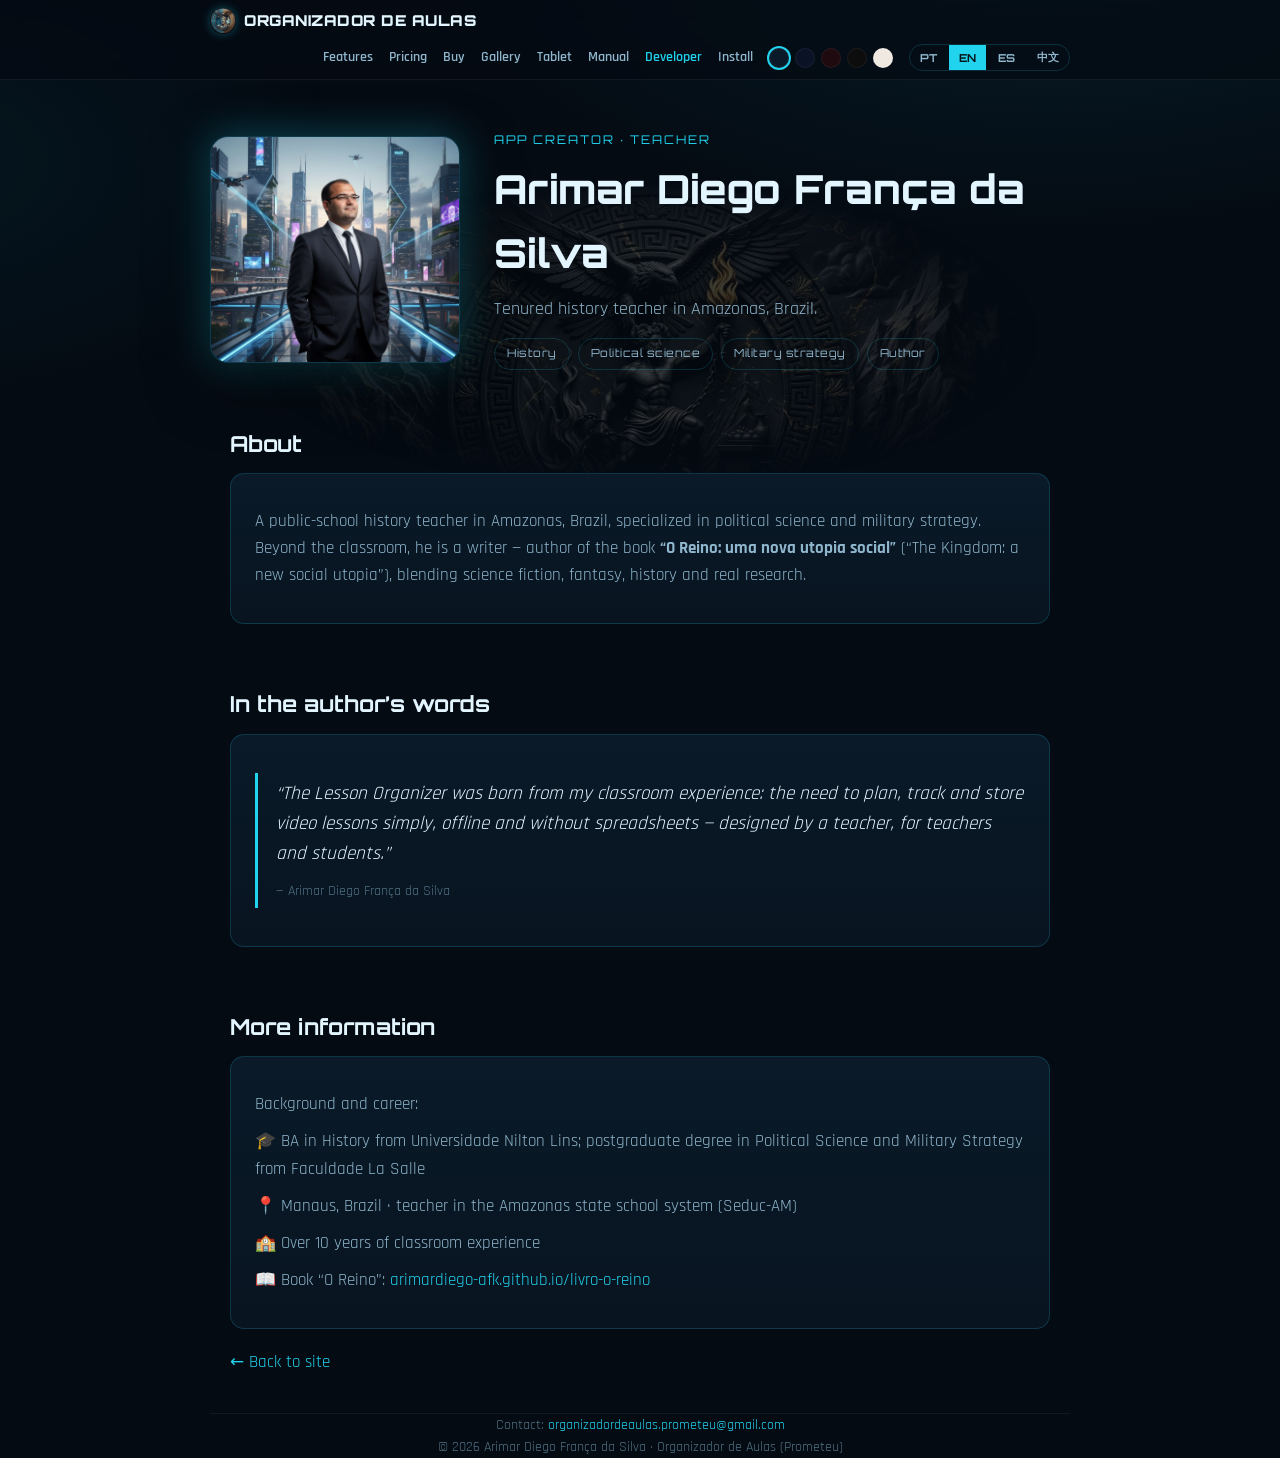
<file: desenvolvedor.html>
<!DOCTYPE html>
<html lang="pt-BR">
<head>
<meta charset="UTF-8">
<meta name="viewport" content="width=device-width, initial-scale=1.0">
<link rel="icon" type="image/png" href="media/icone.png">
<title>Desenvolvedor — Organizador de Aulas</title>
<meta name="description" content="Sobre o criador do Organizador de Aulas: Arimar Diego França da Silva, professor de história e autor.">
<link rel="preconnect" href="https://fonts.googleapis.com">
<link rel="preload" as="style" href="https://fonts.googleapis.com/css2?family=Orbitron:wght@600;700;900&family=Rajdhani:wght@400;500;600;700&display=swap" onload="this.onload=null;this.rel='stylesheet'">
<noscript><link href="https://fonts.googleapis.com/css2?family=Orbitron:wght@600;700;900&family=Rajdhani:wght@400;500;600;700&display=swap" rel="stylesheet"></noscript>
<style>
/* ⚠️ CONSERTO DO TIL — nao apagar. A Orbitron TEM os glifos "ã" e "õ", mas os
   desenha com acento GRAVE ("nào" por "não"); como o glifo existe, nenhuma
   fonte de reserva entra e o erro passa CALADO. Medido em 22/08/2026: so
   ã õ Ã Õ estao errados. Esta familia cobre SO esses 4 e vem antes da
   Orbitron na pilha. Vem do sistema: nao adiciona pedido de rede nem CSP. */
@font-face{font-family:'TilCerto';
  src:local('Segoe UI Semibold'),local('Segoe UI'),local('Roboto'),local('Noto Sans'),local('Arial');
  unicode-range:U+00C3,U+00D5,U+00E3,U+00F5}
:root{ /* Prometeu (P) — padrão */
  --bg:#050b13;--bg2:#081420;--card:#0a1a28;--card2:#0e2436;
  --txt:#e3f6ff;--txt2:#8fb6cc;--txt3:#4f7183;
  --acc:#22d3ee;--acc2:#0ea5b7;--gl:rgba(34,211,238,.35);
  --brd:rgba(34,211,238,.18);--brd2:rgba(255,255,255,.06);
  --glow1:rgba(34,211,238,.10);--glow2:rgba(14,165,183,.08);
  --nav:rgba(5,11,19,.72);--btxt:#04121a;--htmlbg:#050b13;
  --font-h:'TilCerto','Orbitron',sans-serif;--font-b:'Rajdhani',system-ui,sans-serif;
}
html.t-D{ --bg:#000;--bg2:#070707;--card:#0d0d0d;--card2:#141414;
  --txt:#fff;--txt2:#b8b8b8;--txt3:#6f6f6f;--acc:#f2f2f2;--acc2:#cfcfcf;
  --gl:rgba(255,255,255,.22);--brd:rgba(255,255,255,.16);--brd2:rgba(255,255,255,.06);
  --glow1:rgba(255,255,255,.05);--glow2:rgba(255,255,255,.03);
  --nav:rgba(0,0,0,.8);--btxt:#000;--htmlbg:#000;
  --font-h:'Segoe UI',system-ui,Arial,sans-serif;--font-b:'Segoe UI',system-ui,Arial,sans-serif; }
html.t-PR{ --bg:#120407;--bg2:#1a060a;--card:#1f0a10;--card2:#2a0e15;
  --txt:#ffe6ea;--txt2:#e0a3ad;--txt3:#8a5560;--acc:#ff3b5c;--acc2:#c62740;
  --gl:rgba(255,59,92,.33);--brd:rgba(255,59,92,.20);--brd2:rgba(255,255,255,.06);
  --glow1:rgba(255,59,92,.10);--glow2:rgba(198,39,64,.07);
  --nav:rgba(18,4,7,.75);--btxt:#fff;--htmlbg:#120407; }
html.t-PB{ --bg:#04060f;--bg2:#070c1a;--card:#0a1226;--card2:#0e1832;
  --txt:#e6edff;--txt2:#9db0d8;--txt3:#556685;--acc:#3b82f6;--acc2:#2563eb;
  --gl:rgba(59,130,246,.33);--brd:rgba(59,130,246,.20);--brd2:rgba(255,255,255,.06);
  --glow1:rgba(59,130,246,.10);--glow2:rgba(37,99,235,.07);
  --nav:rgba(4,6,15,.75);--btxt:#fff;--htmlbg:#04060f; }
html.t-L{ --bg:#F0EDE8;--bg2:#e7e2da;--card:#ffffff;--card2:#faf7f2;
  --txt:#2a2320;--txt2:#6b5f57;--txt3:#9a8d83;--acc:#c0563c;--acc2:#a5432b;
  --gl:rgba(192,86,60,.22);--brd:rgba(192,86,60,.22);--brd2:rgba(0,0,0,.08);
  --glow1:rgba(192,86,60,.08);--glow2:rgba(165,67,43,.05);
  --nav:rgba(255,255,255,.82);--btxt:#fff;--htmlbg:#F0EDE8;
  --font-h:'Segoe UI',system-ui,Arial,sans-serif;--font-b:'Segoe UI',system-ui,Arial,sans-serif; }
*{box-sizing:border-box;margin:0;padding:0}
html{scroll-behavior:smooth;background:var(--htmlbg);-webkit-text-size-adjust:100%;text-size-adjust:100%;overflow-x:clip}
body{font-family:var(--font-b);background:var(--bg);color:var(--txt);line-height:1.6;font-size:17px}
body::before{content:"";position:fixed;inset:0;pointer-events:none;z-index:0;
  background:radial-gradient(1100px 560px at 82% -10%,var(--glow1),transparent 60%),
             radial-gradient(820px 460px at -8% 18%,var(--glow2),transparent 55%);}
/* Arte em mármore do Prometeu como marca d'água do fundo */
:root{--arte:url("media/artes/arte-02-fundo.webp");--arteop:.22}
html.t-L{--arte:url("media/artes/arte-01-fundo.webp");--arteop:.28}
body::after{content:"";position:fixed;inset:0;pointer-events:none;z-index:0;
  background:var(--arte) center 30%/min(92vmin,940px) no-repeat;opacity:var(--arteop)}
.wrap{max-width:860px;margin:0 auto;padding:0 20px;position:relative;z-index:1}
h1,h2,h3,.brand{font-family:var(--font-h)}
a{color:var(--acc);text-decoration:none}
nav{position:sticky;top:0;z-index:50;backdrop-filter:blur(10px);background:var(--nav);border-bottom:1px solid var(--brd2)}
.nav-in{display:flex;align-items:center;gap:10px 14px;min-height:60px;flex-wrap:wrap;padding:8px 0}
.brand{font-weight:900;font-size:15px;letter-spacing:.5px;color:var(--txt);display:flex;align-items:center;gap:8px}
.brand .dot{width:26px;height:26px;border-radius:50%;box-shadow:0 0 10px var(--gl);display:block}
.nav-links{margin-left:auto;display:flex;gap:8px 16px;align-items:center;flex-wrap:wrap}
.nav-links a{color:var(--txt2);font-size:14px;font-weight:600;transition:color .2s}
.nav-links a:hover,.nav-links a.here{color:var(--acc)}
@media(max-width:720px){ .nav-links{gap:6px 12px;width:100%} .nav-links a{font-size:13px} .brand{font-size:13px} }
.themes{display:flex;gap:6px;align-items:center}
.sw{width:20px;height:20px;border-radius:50%;border:1px solid var(--brd2);cursor:pointer;padding:0}
.sw.on{box-shadow:0 0 0 2px var(--acc)}
.lang{display:flex;gap:2px;border:1px solid var(--brd);border-radius:20px;overflow:hidden}
.lang button{background:none;border:none;color:var(--txt2);padding:5px 10px;font-family:var(--font-h);font-size:11px;font-weight:700;cursor:pointer}
.lang button.on{background:var(--acc);color:var(--btxt)}

.hero{display:grid;grid-template-columns:250px 1fr;gap:34px;align-items:center;padding:50px 0 30px}
.photo{width:250px;height:auto;border-radius:18px;border:1px solid var(--brd);box-shadow:0 20px 60px rgba(0,0,0,.5),0 0 40px var(--gl);background:var(--card);display:block}
.photo.noimg{height:300px;display:flex;align-items:center;justify-content:center;font-family:var(--font-h);font-size:64px;color:var(--acc);font-weight:900}
.hero .role{color:var(--acc);font-family:var(--font-h);font-size:12px;letter-spacing:2px;text-transform:uppercase;margin-bottom:8px}
.hero h1{font-size:clamp(26px,4.5vw,40px);font-weight:800;margin-bottom:10px}
.hero .tagline{color:var(--txt2);font-size:18px}
.chips{display:flex;flex-wrap:wrap;gap:8px;margin-top:14px}
.chip{font-family:var(--font-h);font-size:11px;letter-spacing:.5px;padding:6px 12px;border:1px solid var(--brd);border-radius:20px;color:var(--txt2)}

section{padding:26px 0}
h2{font-size:22px;margin-bottom:12px}
p{color:var(--txt2);margin:10px 0}
.card{background:linear-gradient(180deg,var(--card),var(--bg2));border:1px solid var(--brd);border-radius:14px;padding:24px;margin:10px 0}
blockquote{border-left:3px solid var(--acc);padding:6px 0 6px 18px;margin:14px 0;color:var(--txt);font-size:19px;font-style:italic}
blockquote cite{display:block;margin-top:10px;color:var(--txt3);font-size:14px;font-style:normal}
.todo{color:var(--txt3);font-size:14px;border:1px dashed var(--brd);border-radius:8px;padding:4px 10px;display:inline-block;margin:4px 0}
.back{display:inline-block;margin-top:10px}
footer{border-top:1px solid var(--brd2);padding:26px 0 50px;color:var(--txt3);font-size:14px;text-align:center}
@media(max-width:640px){ .hero{grid-template-columns:1fr;text-align:center;justify-items:center} .chips{justify-content:center} }
</style>
</head>
<body>
<nav><div class="wrap nav-in">
  <a class="brand" href="index.html"><img class="dot" src="media/icone.png" alt=""> ORGANIZADOR DE AULAS</a>
  <div class="nav-links">
    <a href="index.html#recursos" data-i="nav1">Recursos</a>
    <a href="index.html#preco" data-i="nav3">Preço</a>
    <a href="comprar.html" data-i="nav9">Comprar</a>
    <a href="galeria.html" data-i="nav6">Galeria</a>
    <a href="tablet.html" data-i="nav8">Tablet</a>
    <a href="manual.html" data-i="nav5">Manual</a>
    <a href="desenvolvedor.html" class="here" data-i="nav7">Desenvolvedor</a>
    <a href="index.html#instalar" data-i="nav4">Instalar</a>
    <div class="themes" id="themes" title="Tema">
      <button class="sw" data-t="P"  style="background:#0a1a28" aria-label="Prometeu"></button>
      <button class="sw" data-t="PB" style="background:#0a1226" aria-label="Azul"></button>
      <button class="sw" data-t="PR" style="background:#1f0a10" aria-label="Vermelho"></button>
      <button class="sw" data-t="D"  style="background:#0d0d0d" aria-label="Escuro"></button>
      <button class="sw" data-t="L"  style="background:#efe9e1" aria-label="Claro"></button>
    </div>
    <div class="lang" id="lang">
      <button data-l="pt" class="on">PT</button><button data-l="en">EN</button><button data-l="es">ES</button><button data-l="zh">中文</button>
    </div>
  </div>
</div></nav>

<header class="hero wrap">
  <img class="photo" id="devPhoto" src="dev-foto.jpg?v=2" alt="Arimar Diego França da Silva"
       onerror="this.replaceWith(Object.assign(document.createElement('div'),{className:'photo noimg',textContent:'AD'}))">
  <div>
    <div class="role" data-i="role">Criador do app · Professor</div>
    <h1>Arimar Diego França da Silva</h1>
    <div class="tagline" data-i="tagline">Professor de história efetivo no estado do Amazonas.</div>
    <div class="chips">
      <span class="chip" data-i="chip1">História</span>
      <span class="chip" data-i="chip2">Ciências políticas</span>
      <span class="chip" data-i="chip3">Estratégias militares</span>
      <span class="chip" data-i="chip4">Autor</span>
    </div>
  </div>
</header>

<main class="wrap">
  <section>
    <h2 data-i="h-bio">Sobre</h2>
    <div class="card">
      <p data-i="bio1">Professor de história da rede pública do Amazonas, especialista em ciências políticas e em estratégias militares. Além da sala de aula, é escritor — autor do livro <b>“O Reino: uma nova utopia social”</b>, que mistura ficção científica, fantasia, história e pesquisa real.</p>
    </div>
  </section>

  <section>
    <h2 data-i="h-words">Nas palavras do autor</h2>
    <div class="card">
      <blockquote>
        <span data-i="quote">“O Organizador de Aulas nasceu da minha vivência em sala: a necessidade de planejar, acompanhar e guardar aulas em vídeo de forma simples, offline e sem depender de planilhas — pensado por um professor, para professores e estudantes.”</span>
        <cite data-i="quote-src">— Arimar Diego França da Silva</cite>
      </blockquote>
    </div>
  </section>

  <section>
    <h2 data-i="h-more">Mais informações</h2>
    <div class="card">
      <p data-i="more-intro">Formação e trajetória:</p>
      <p><span data-i="todo1">🎓 Licenciado em História pela Universidade Nilton Lins; pós-graduado em Ciências Políticas e Estratégias Militares pela Faculdade La Salle</span></p>
      <p><span data-i="todo2">📍 Manaus (AM) · professor da rede estadual de ensino (Seduc-AM)</span></p>
      <p><span data-i="todo3">🏫 Mais de 10 anos de experiência em sala de aula</span></p>
      <p><span data-i="todo4">📖 Livro “O Reino”: <a href="https://arimardiego-afk.github.io/livro-o-reino/" target="_blank" rel="noopener">arimardiego-afk.github.io/livro-o-reino</a></span></p>
    </div>
    <p><a class="back" href="index.html" id="back2" data-i="back">← Voltar ao site</a></p>
  </section>
</main>

<footer class="wrap">
  <span data-i="foot">Contato:</span> <a href="mailto:organizadordeaulas.prometeu@gmail.com">organizadordeaulas.prometeu@gmail.com</a><br>
  © 2026 Arimar Diego França da Silva · Organizador de Aulas (Prometeu)
</footer>

<script>
const LANGS=['pt','en','es','zh'];
const LANG_HTML={pt:'pt-BR',en:'en',es:'es',zh:'zh-CN'};
const I={
  nav1:['Recursos','Features','Recursos','功能'],
  nav3:['Preço','Pricing','Precio','价格'], nav9:['Comprar','Buy','Comprar','购买'],
  nav4:['Instalar','Install','Instalar','安装'],
  nav5:['Manual','Manual','Manual','手册'],
  nav6:['Galeria','Gallery','Galería','图库'],
  nav7:['Desenvolvedor','Developer','Desarrollador','开发者'],
  nav8:['Tablet','Tablet','Tablet','平板'],
  role:['Criador do app · Professor','App creator · Teacher','Creador de la app · Profesor','应用作者 · 教师'],
  tagline:['Professor de história efetivo no estado do Amazonas.','Tenured history teacher in Amazonas, Brazil.','Profesor titular de historia en Amazonas, Brasil.','巴西亚马孙州在编历史教师。'],
  chip1:['História','History','Historia','历史'],
  chip2:['Ciências políticas','Political science','Ciencias políticas','政治学'],
  chip3:['Estratégias militares','Military strategy','Estrategias militares','军事战略'],
  chip4:['Autor','Author','Autor','作家'],
  'h-bio':['Sobre','About','Acerca de','关于'],
  bio1:['Professor de história da rede pública do Amazonas, especialista em ciências políticas e em estratégias militares. Além da sala de aula, é escritor — autor do livro <b>“O Reino: uma nova utopia social”</b>, que mistura ficção científica, fantasia, história e pesquisa real.',
        'A public-school history teacher in Amazonas, Brazil, specialized in political science and military strategy. Beyond the classroom, he is a writer — author of the book <b>“O Reino: uma nova utopia social”</b> (“The Kingdom: a new social utopia”), blending science fiction, fantasy, history and real research.',
        'Profesor de historia de la escuela pública de Amazonas (Brasil), especializado en ciencias políticas y estrategias militares. Además del aula, es escritor — autor del libro <b>“O Reino: uma nova utopia social”</b> (“El Reino: una nueva utopía social”), que mezcla ciencia ficción, fantasía, historia e investigación real.',
        '巴西亚马孙州公立学校的历史教师，专攻政治学与军事战略。课堂之外，他还是一名作家 —— 著有《王国：一种新的社会乌托邦》（O Reino: uma nova utopia social），将科幻、奇幻、历史与真实研究融为一体。'],
  bio2:['O <b>Organizador de Aulas</b> nasceu dessa vivência em sala: a necessidade de planejar, acompanhar e guardar aulas em vídeo de forma simples, offline e sem depender de planilhas — pensado por um professor, para professores e estudantes.',
        'The <b>Lesson Organizer</b> was born from that classroom experience: the need to plan, track and store video lessons simply, offline and without spreadsheets — designed by a teacher, for teachers and students.',
        'El <b>Organizador de Clases</b> nació de esa experiencia en el aula: la necesidad de planificar, seguir y guardar clases en vídeo de forma simple, sin conexión y sin hojas de cálculo — pensado por un profesor, para profesores y estudiantes.',
        '<b>课程管理器</b>正是源于这样的课堂经验：需要一种简单、离线、无需表格的方式来规划、跟踪和保存视频课程 —— 由一位教师为教师和学生而设计。'],
  'h-words':['Nas palavras do autor','In the author’s words','En palabras del autor','作者自述'],
  quote:['“O Organizador de Aulas nasceu da minha vivência em sala: a necessidade de planejar, acompanhar e guardar aulas em vídeo de forma simples, offline e sem depender de planilhas — pensado por um professor, para professores e estudantes.”',
         '“The Lesson Organizer was born from my classroom experience: the need to plan, track and store video lessons simply, offline and without spreadsheets — designed by a teacher, for teachers and students.”',
         '“El Organizador de Clases nació de mi experiencia en el aula: la necesidad de planificar, seguir y guardar clases en vídeo de forma simple, sin conexión y sin hojas de cálculo — pensado por un profesor, para profesores y estudiantes.”',
         '"课程管理器源于我的课堂经验：需要一种简单、离线、无需表格的方式来规划、跟踪和保存视频课程 —— 由一位教师为教师和学生而设计。"'],
  'quote-src':['— Arimar Diego França da Silva','— Arimar Diego França da Silva','— Arimar Diego França da Silva','—— Arimar Diego França da Silva'],
  'h-more':['Mais informações','More information','Más información','更多信息'],
  'more-intro':['Formação e trajetória:','Background and career:','Formación y trayectoria:','学历与经历：'],
  todo1:['🎓 Licenciado em História pela Universidade Nilton Lins; pós-graduado em Ciências Políticas e Estratégias Militares pela Faculdade La Salle',
         '🎓 BA in History from Universidade Nilton Lins; postgraduate degree in Political Science and Military Strategy from Faculdade La Salle',
         '🎓 Licenciado en Historia por la Universidade Nilton Lins; posgrado en Ciencias Políticas y Estrategias Militares por la Faculdade La Salle',
         '🎓 历史学学士（Nilton Lins 大学）；政治学与军事战略研究生（La Salle 学院）'],
  todo2:['📍 Manaus (AM) · professor da rede estadual de ensino (Seduc-AM)',
         '📍 Manaus, Brazil · teacher in the Amazonas state school system (Seduc-AM)',
         '📍 Manaos (Brasil) · profesor de la red estatal de enseñanza (Seduc-AM)',
         '📍 巴西马瑙斯 · 亚马逊州州立学校教师（Seduc-AM）'],
  todo3:['🏫 Mais de 10 anos de experiência em sala de aula',
         '🏫 Over 10 years of classroom experience',
         '🏫 Más de 10 años de experiencia en el aula',
         '🏫 超过 10 年课堂教学经验'],
  todo4:['📖 Livro “O Reino”: <a href="https://arimardiego-afk.github.io/livro-o-reino/" target="_blank" rel="noopener">arimardiego-afk.github.io/livro-o-reino</a>',
         '📖 Book “O Reino”: <a href="https://arimardiego-afk.github.io/livro-o-reino/" target="_blank" rel="noopener">arimardiego-afk.github.io/livro-o-reino</a>',
         '📖 Libro “O Reino”: <a href="https://arimardiego-afk.github.io/livro-o-reino/" target="_blank" rel="noopener">arimardiego-afk.github.io/livro-o-reino</a>',
         '📖 著作《O Reino》（王国）：<a href="https://arimardiego-afk.github.io/livro-o-reino/" target="_blank" rel="noopener">arimardiego-afk.github.io/livro-o-reino</a>'],
  back:['← Voltar ao site','← Back to site','← Volver al sitio','← 返回网站'],
  foot:['Contato:','Contact:','Contacto:','联系：']
};
const LKEY='prometeu.site.lang', TKEY='prometeu.site.theme';
function setL(l){
  if(!LANGS.includes(l))l='pt';
  const i=LANGS.indexOf(l);
  document.documentElement.lang=LANG_HTML[l];
  document.querySelectorAll('#lang button').forEach(b=>b.classList.toggle('on',b.dataset.l===l));
  document.querySelectorAll('[data-i]').forEach(el=>{const v=I[el.getAttribute('data-i')];if(v&&v[i]!=null)el.innerHTML=v[i];});
  try{localStorage.setItem(LKEY,l);}catch(e){}
}
function setTheme(t){
  document.documentElement.className=(t==='P')?'':'t-'+t;
  document.querySelectorAll('#themes .sw').forEach(b=>b.classList.toggle('on',b.dataset.t===t));
  try{localStorage.setItem(TKEY,t);}catch(e){}
}
document.querySelectorAll('#lang button').forEach(b=>b.onclick=()=>setL(b.dataset.l));
document.querySelectorAll('#themes .sw').forEach(b=>b.onclick=()=>setTheme(b.dataset.t));
(function(){
  let l='pt',t='P';
  try{l=localStorage.getItem(LKEY);}catch(e){}
  if(!l){const n=(navigator.language||'pt');l=/^zh/i.test(n)?'zh':/^es/i.test(n)?'es':/^en/i.test(n)?'en':'pt';}
  try{t=localStorage.getItem(TKEY)||'P';}catch(e){}
  setTheme(t); setL(l);
})();
</script>
</body>
</html>
</file>
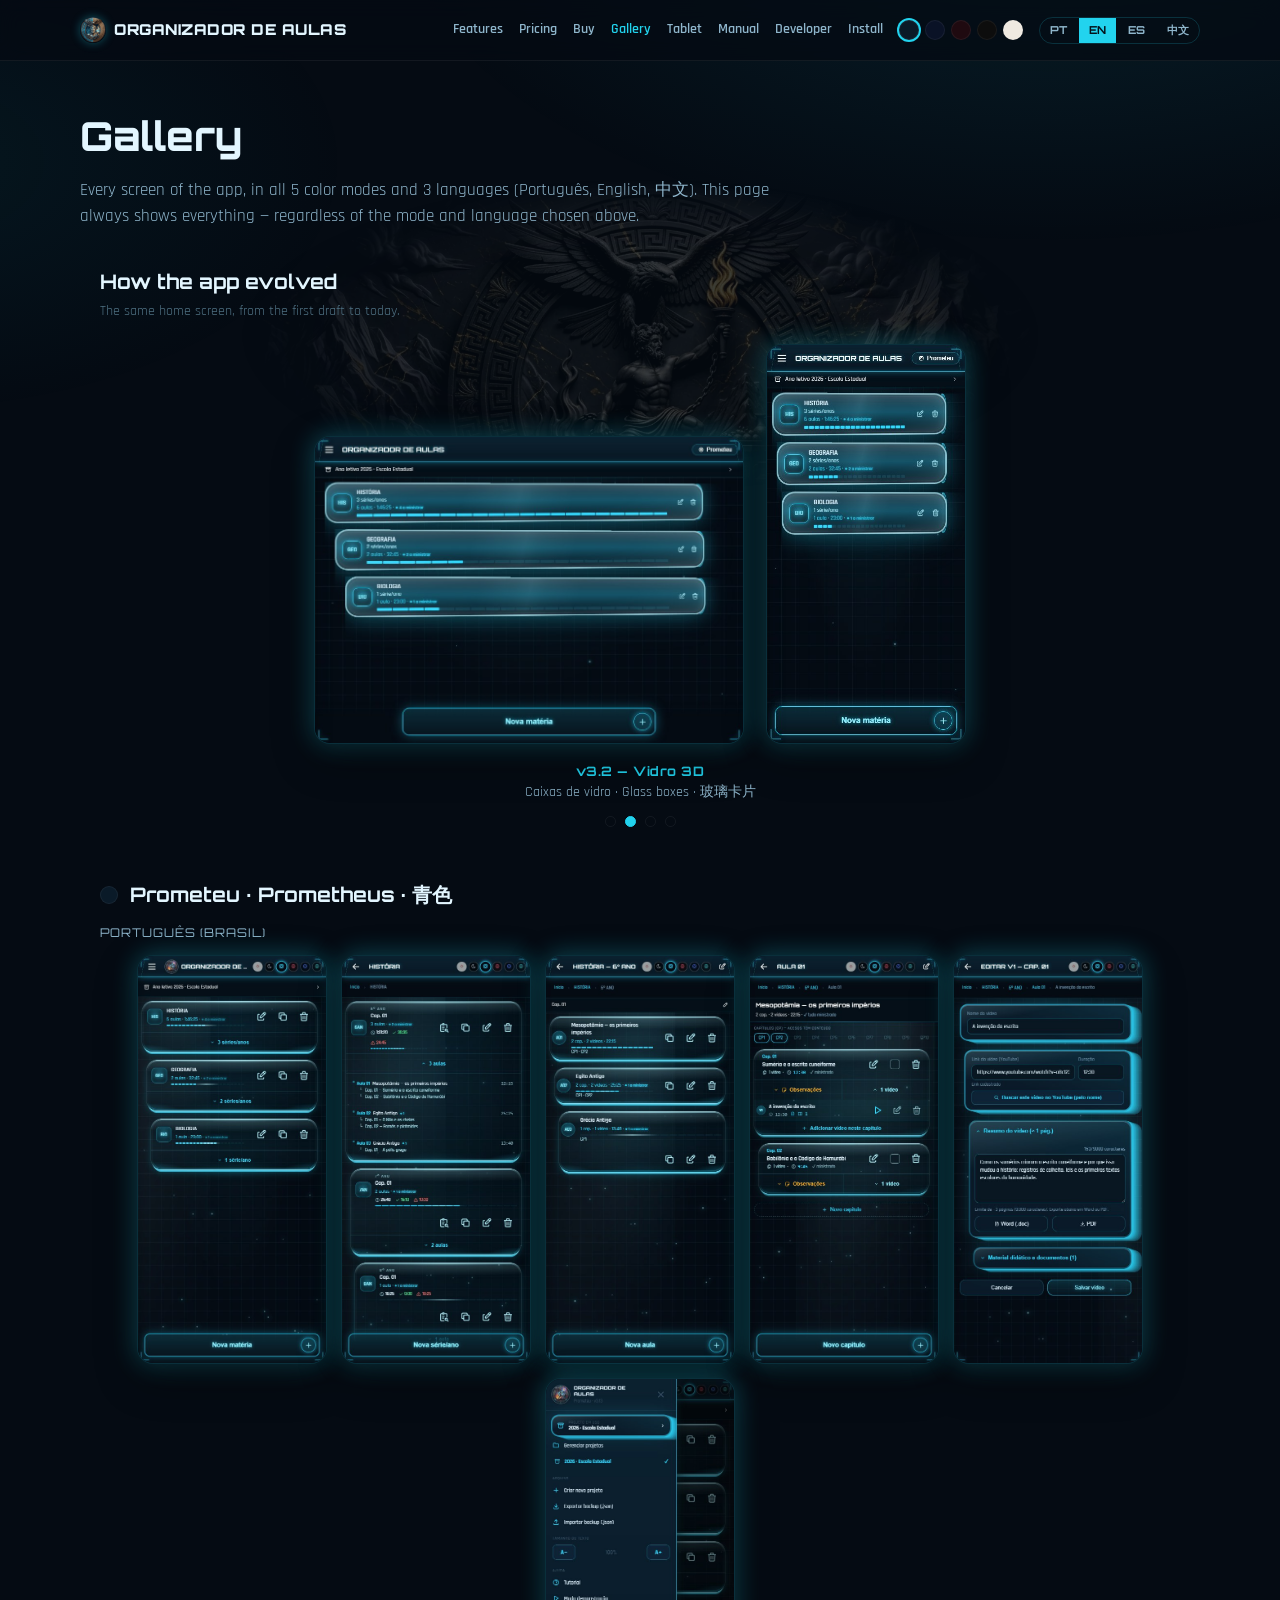
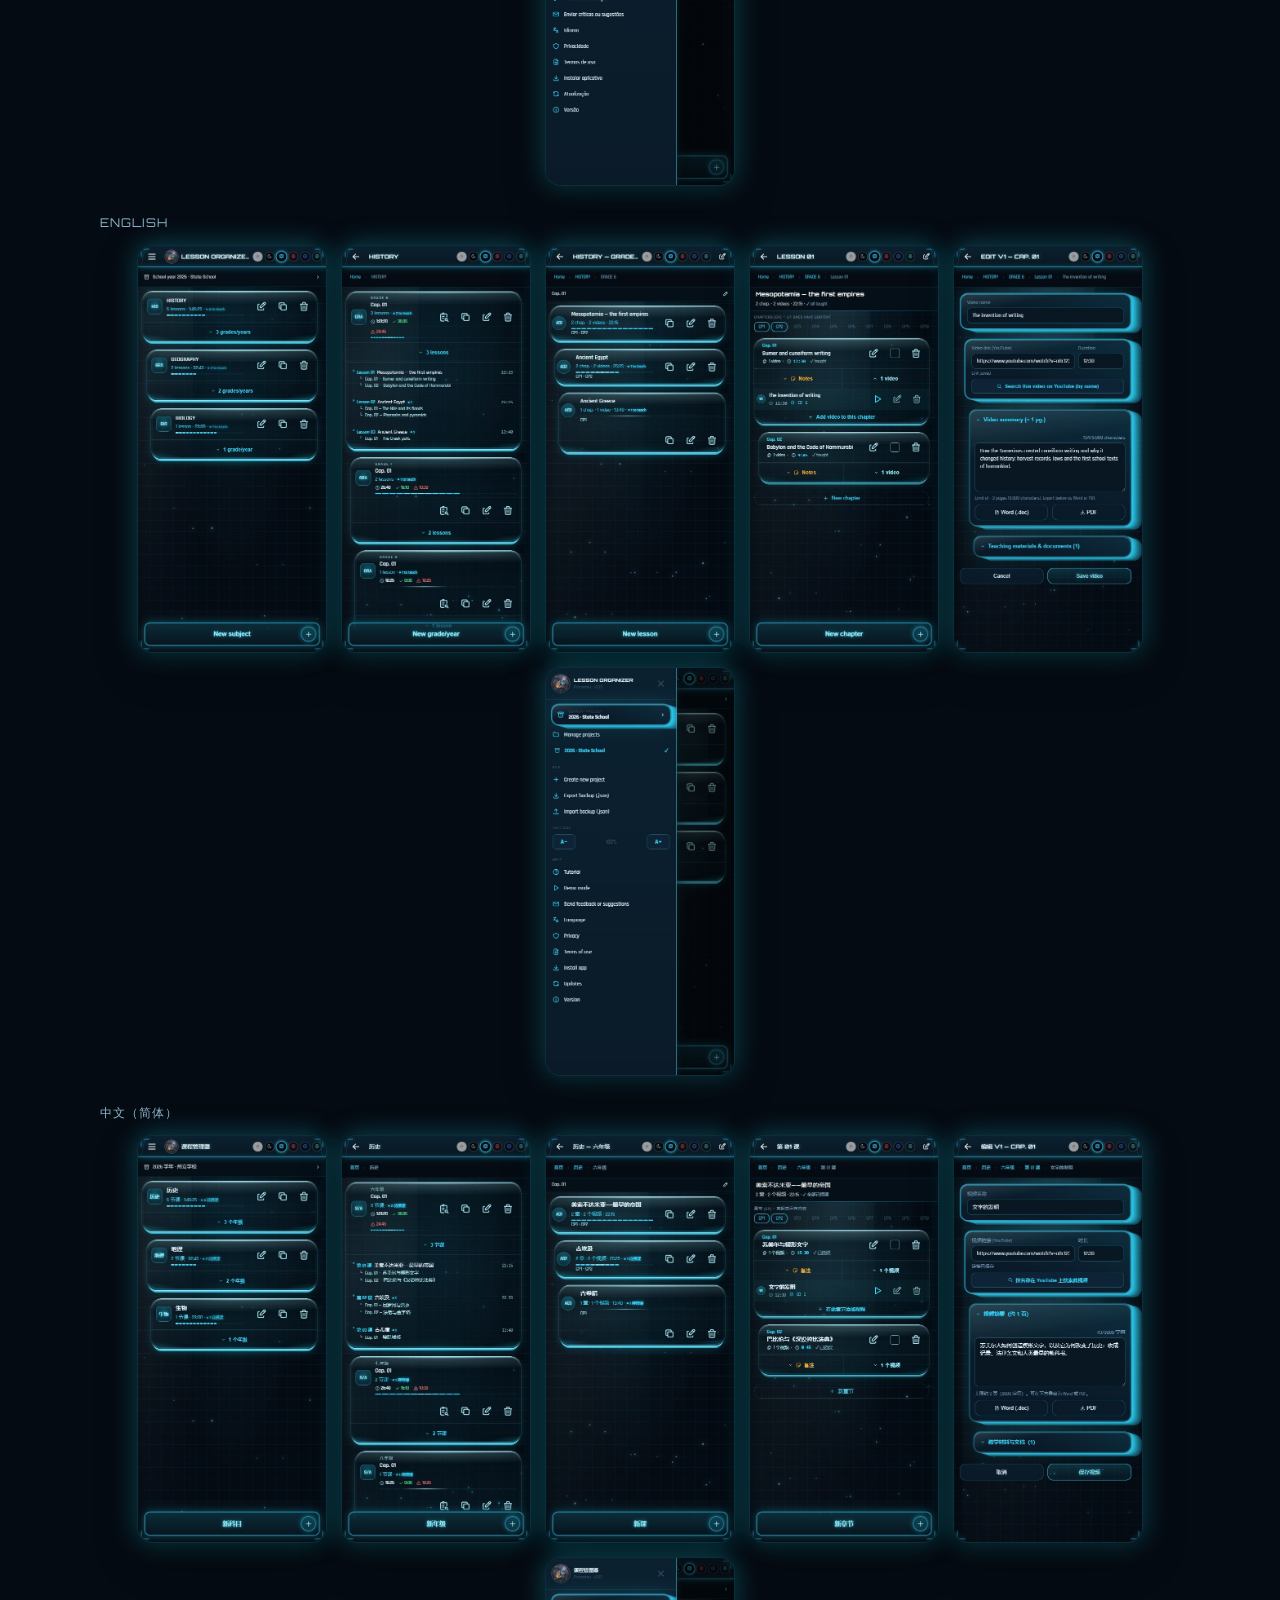
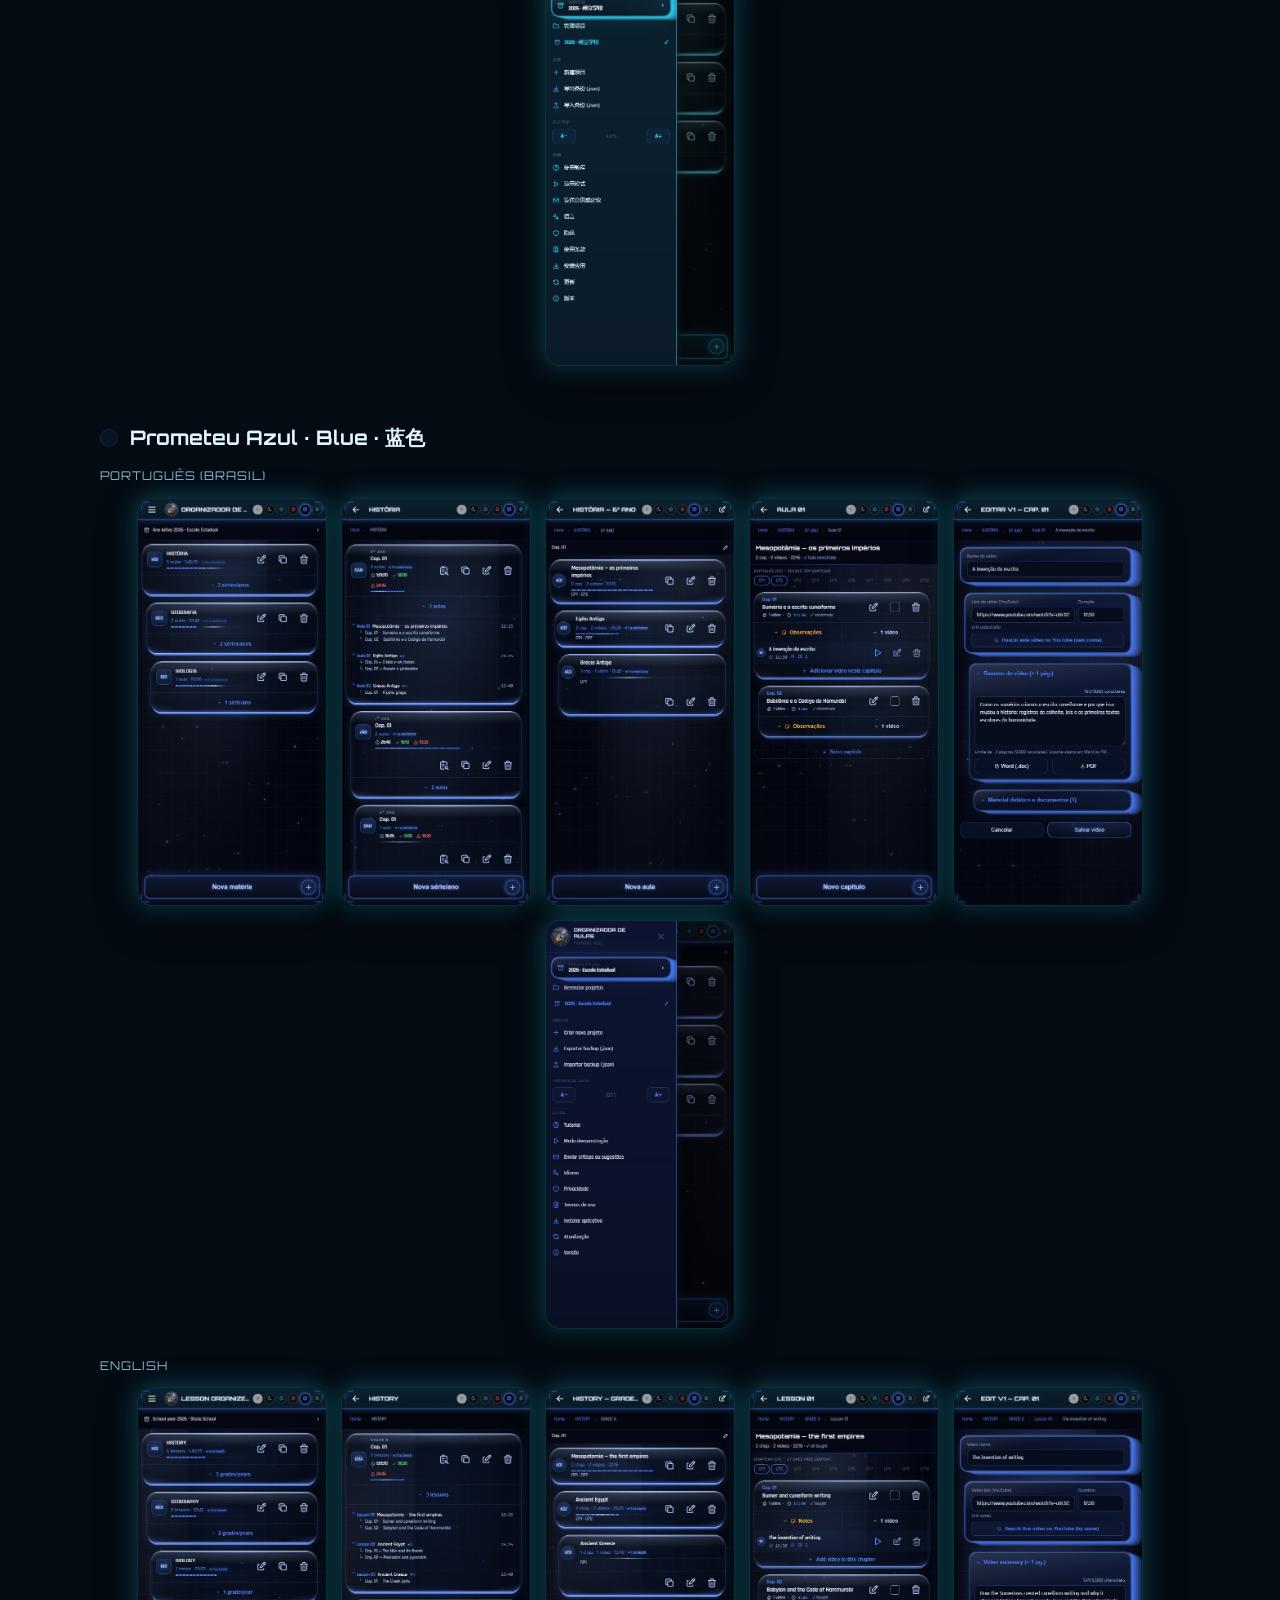
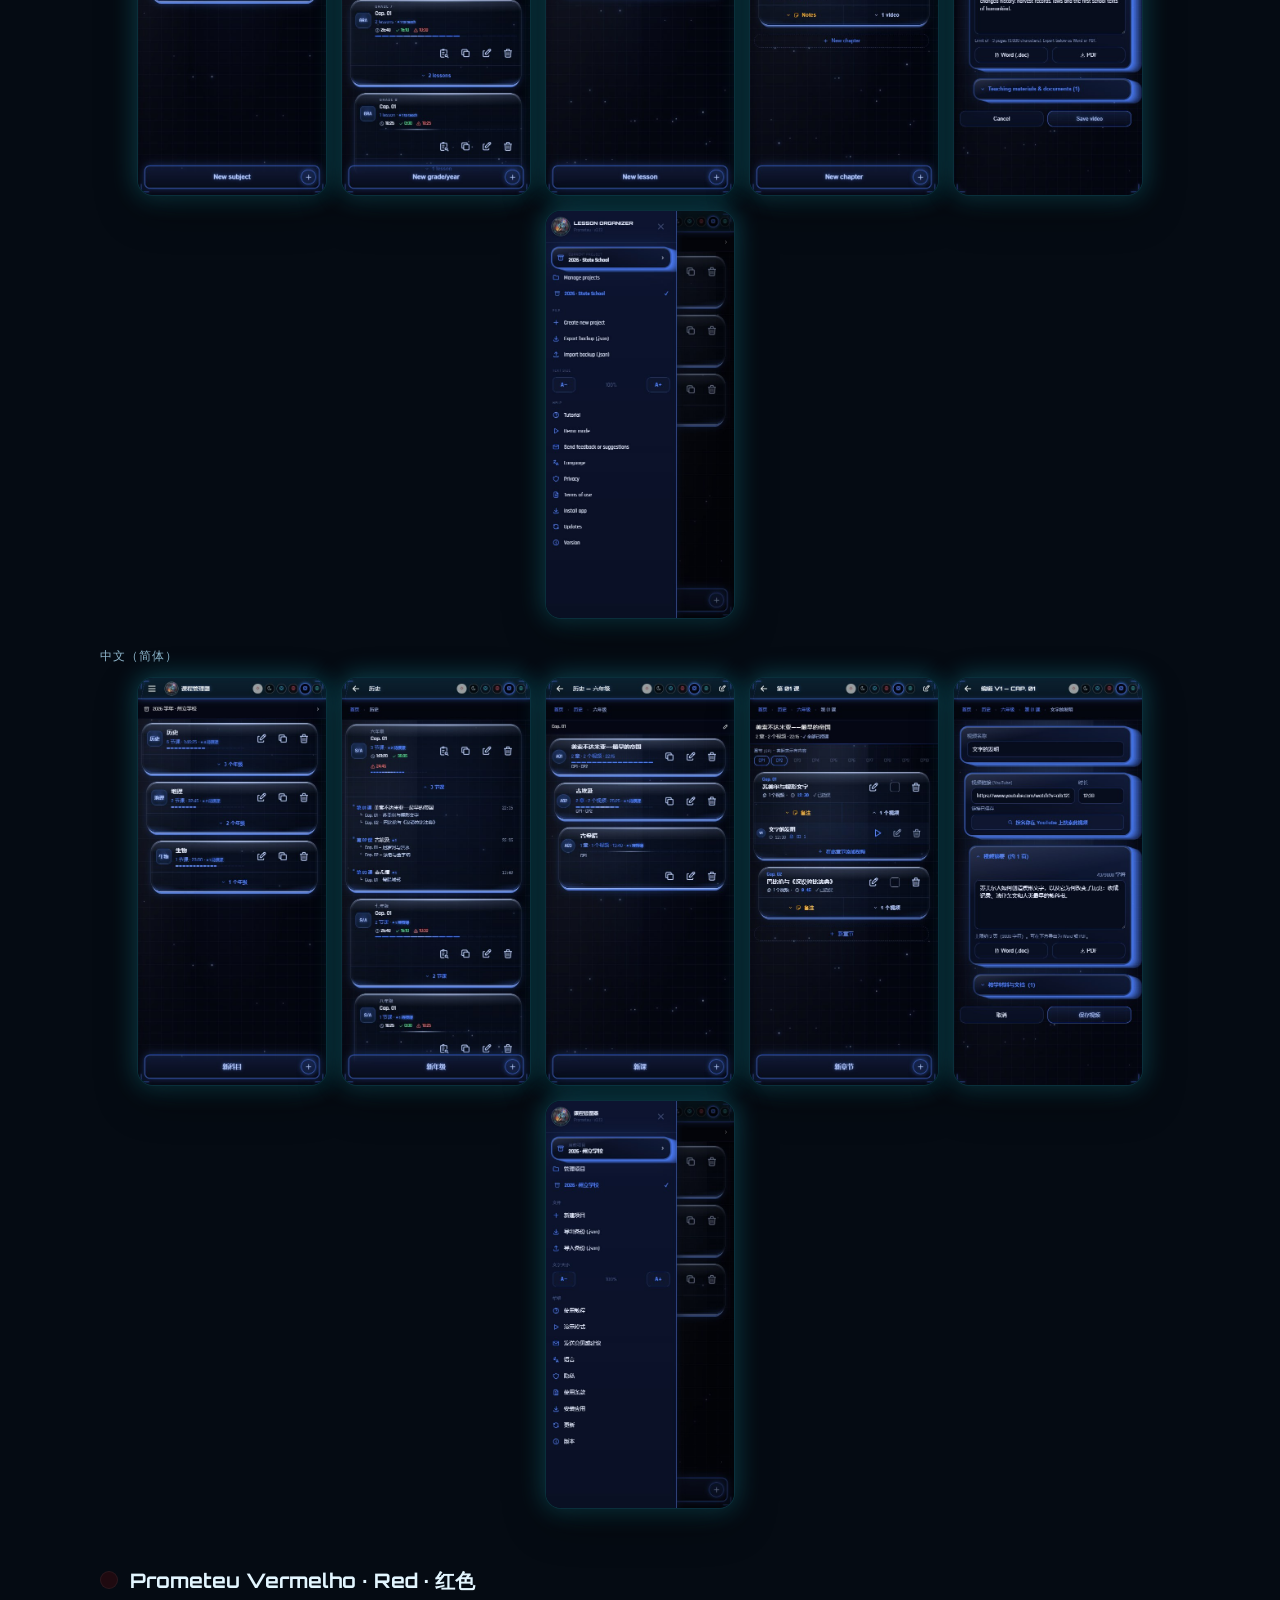
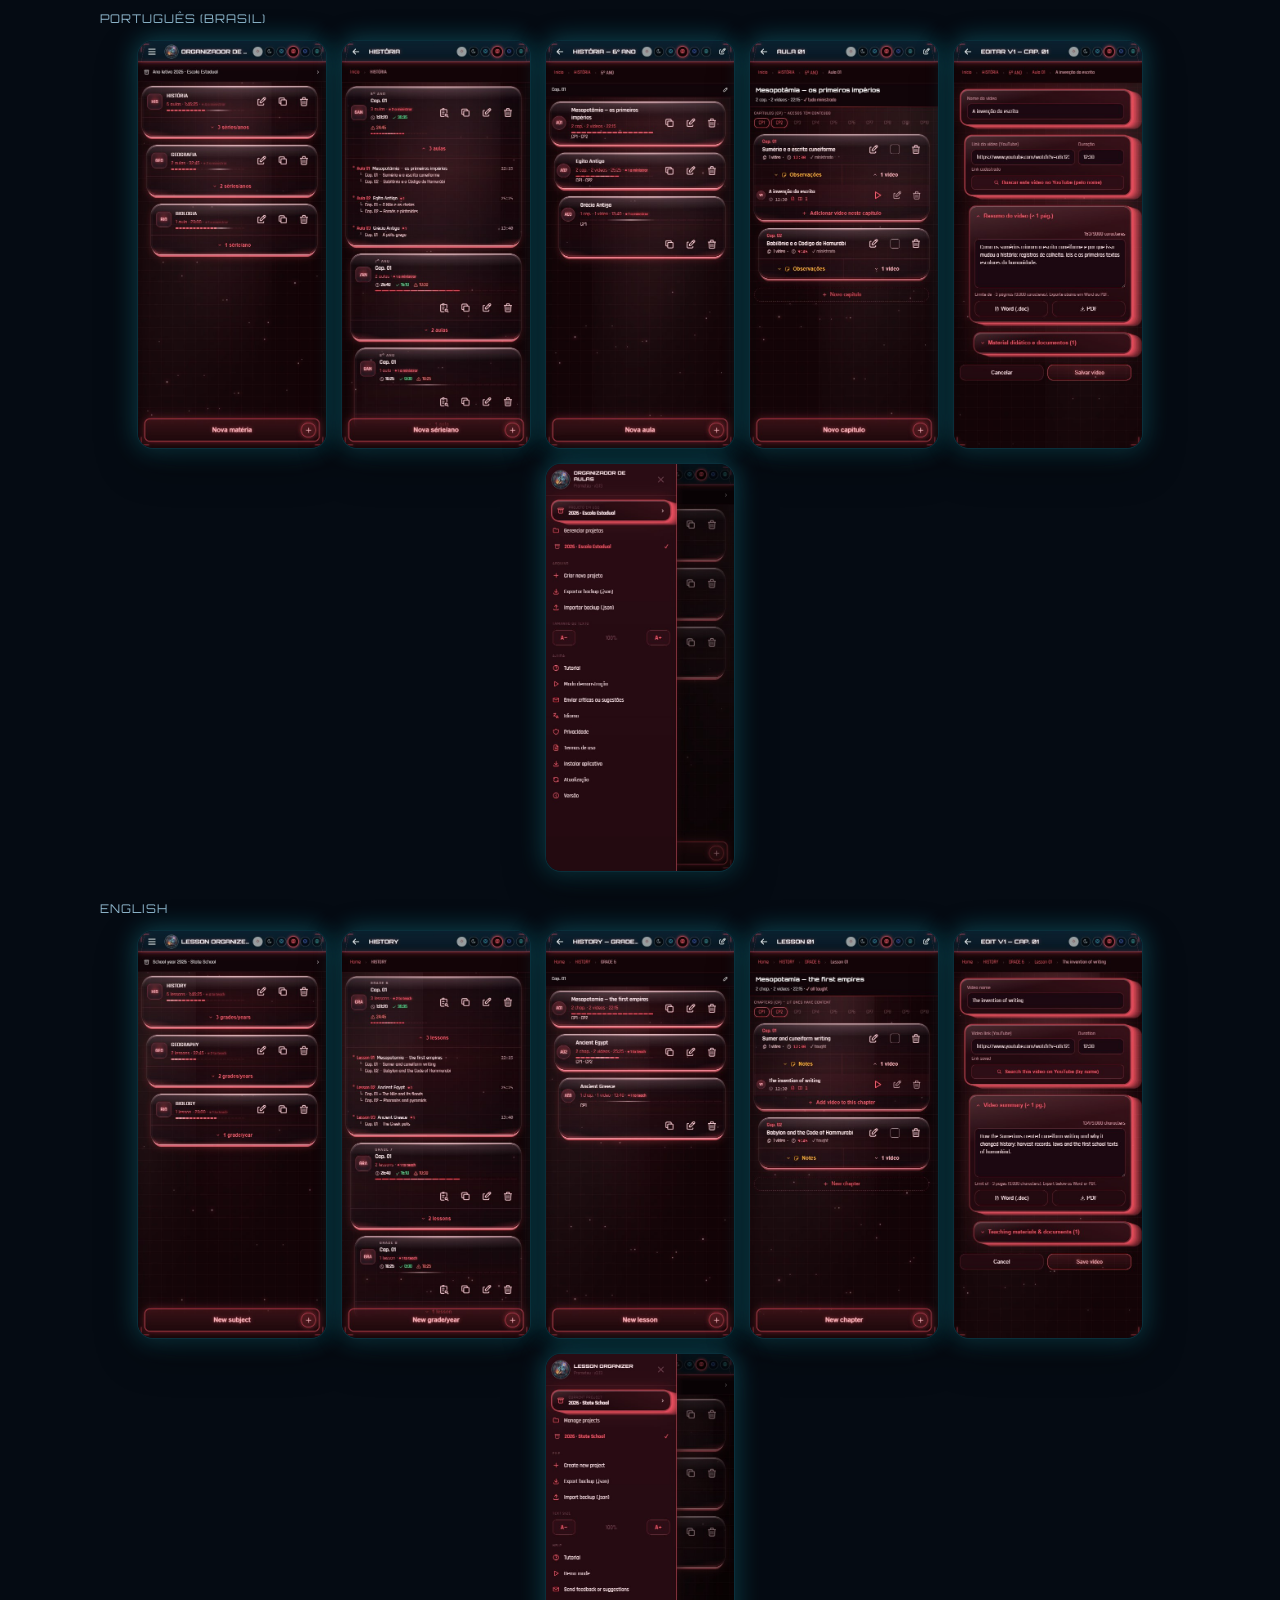
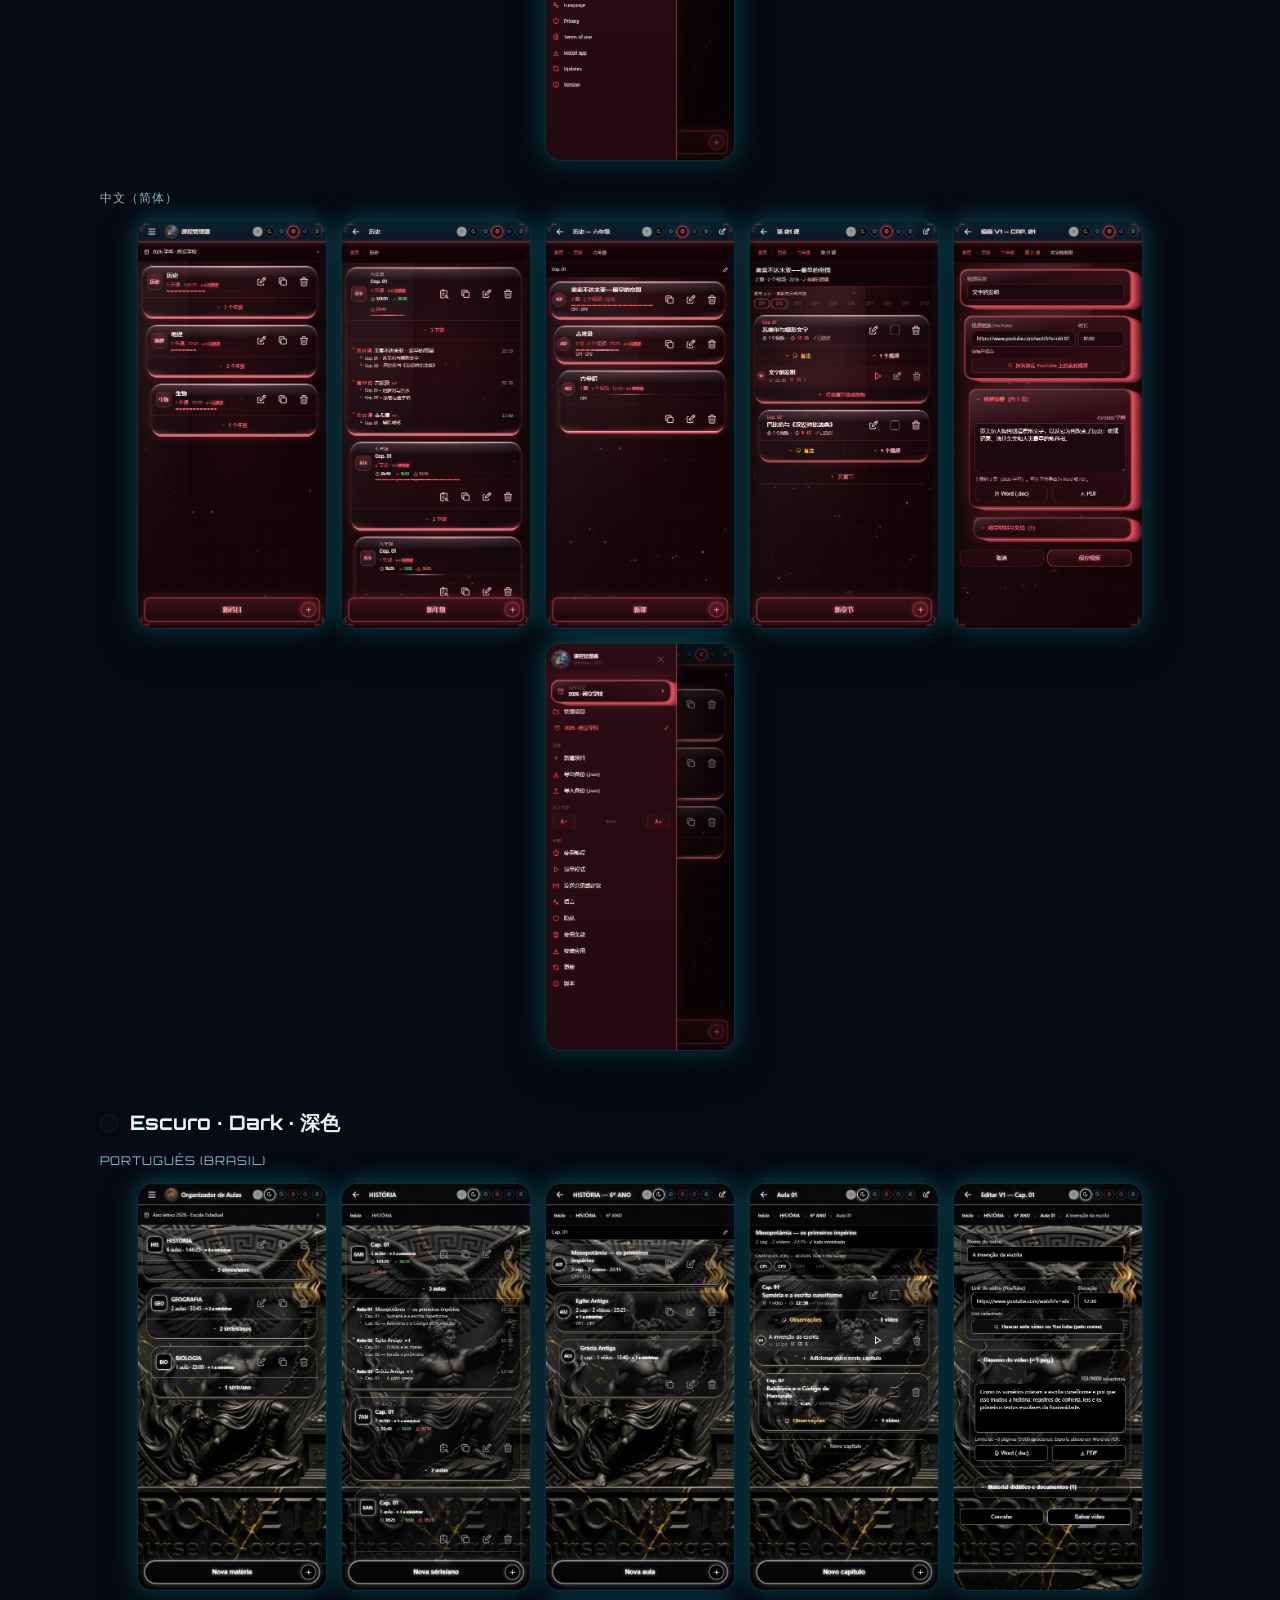
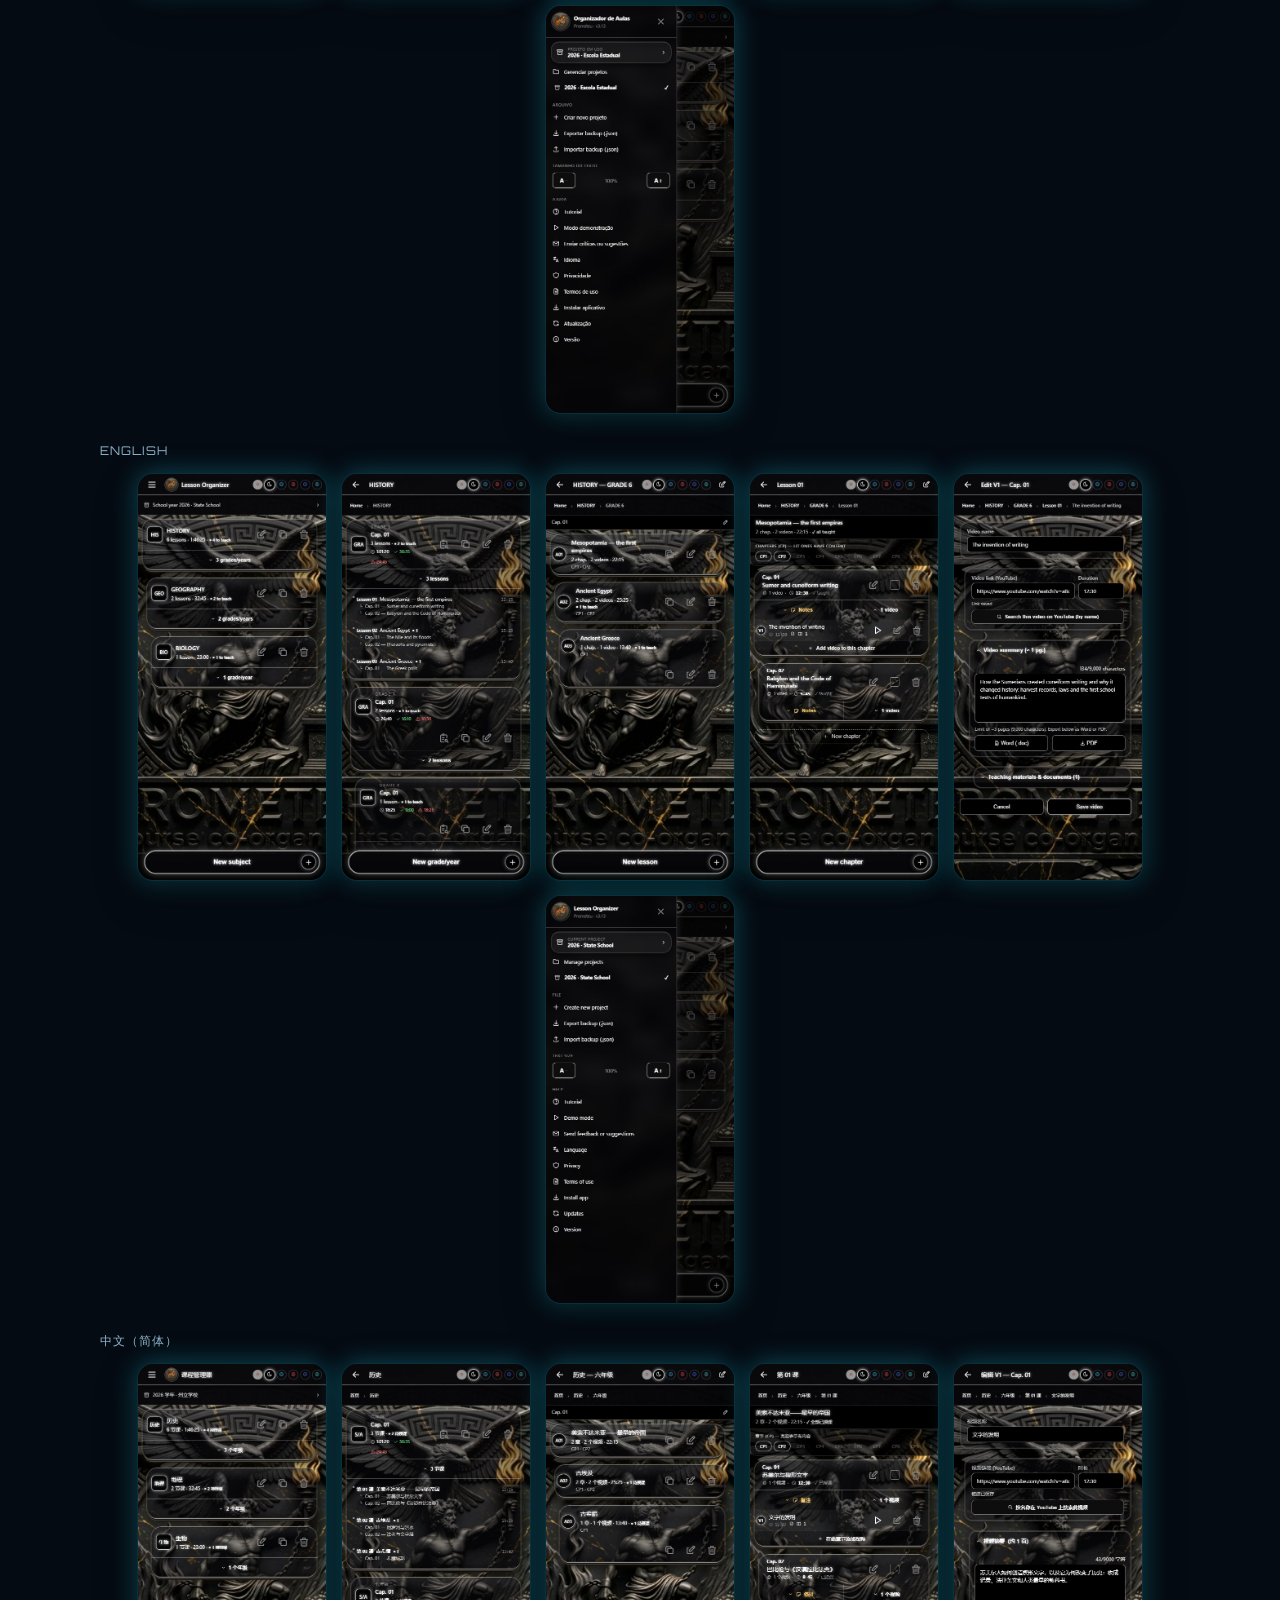
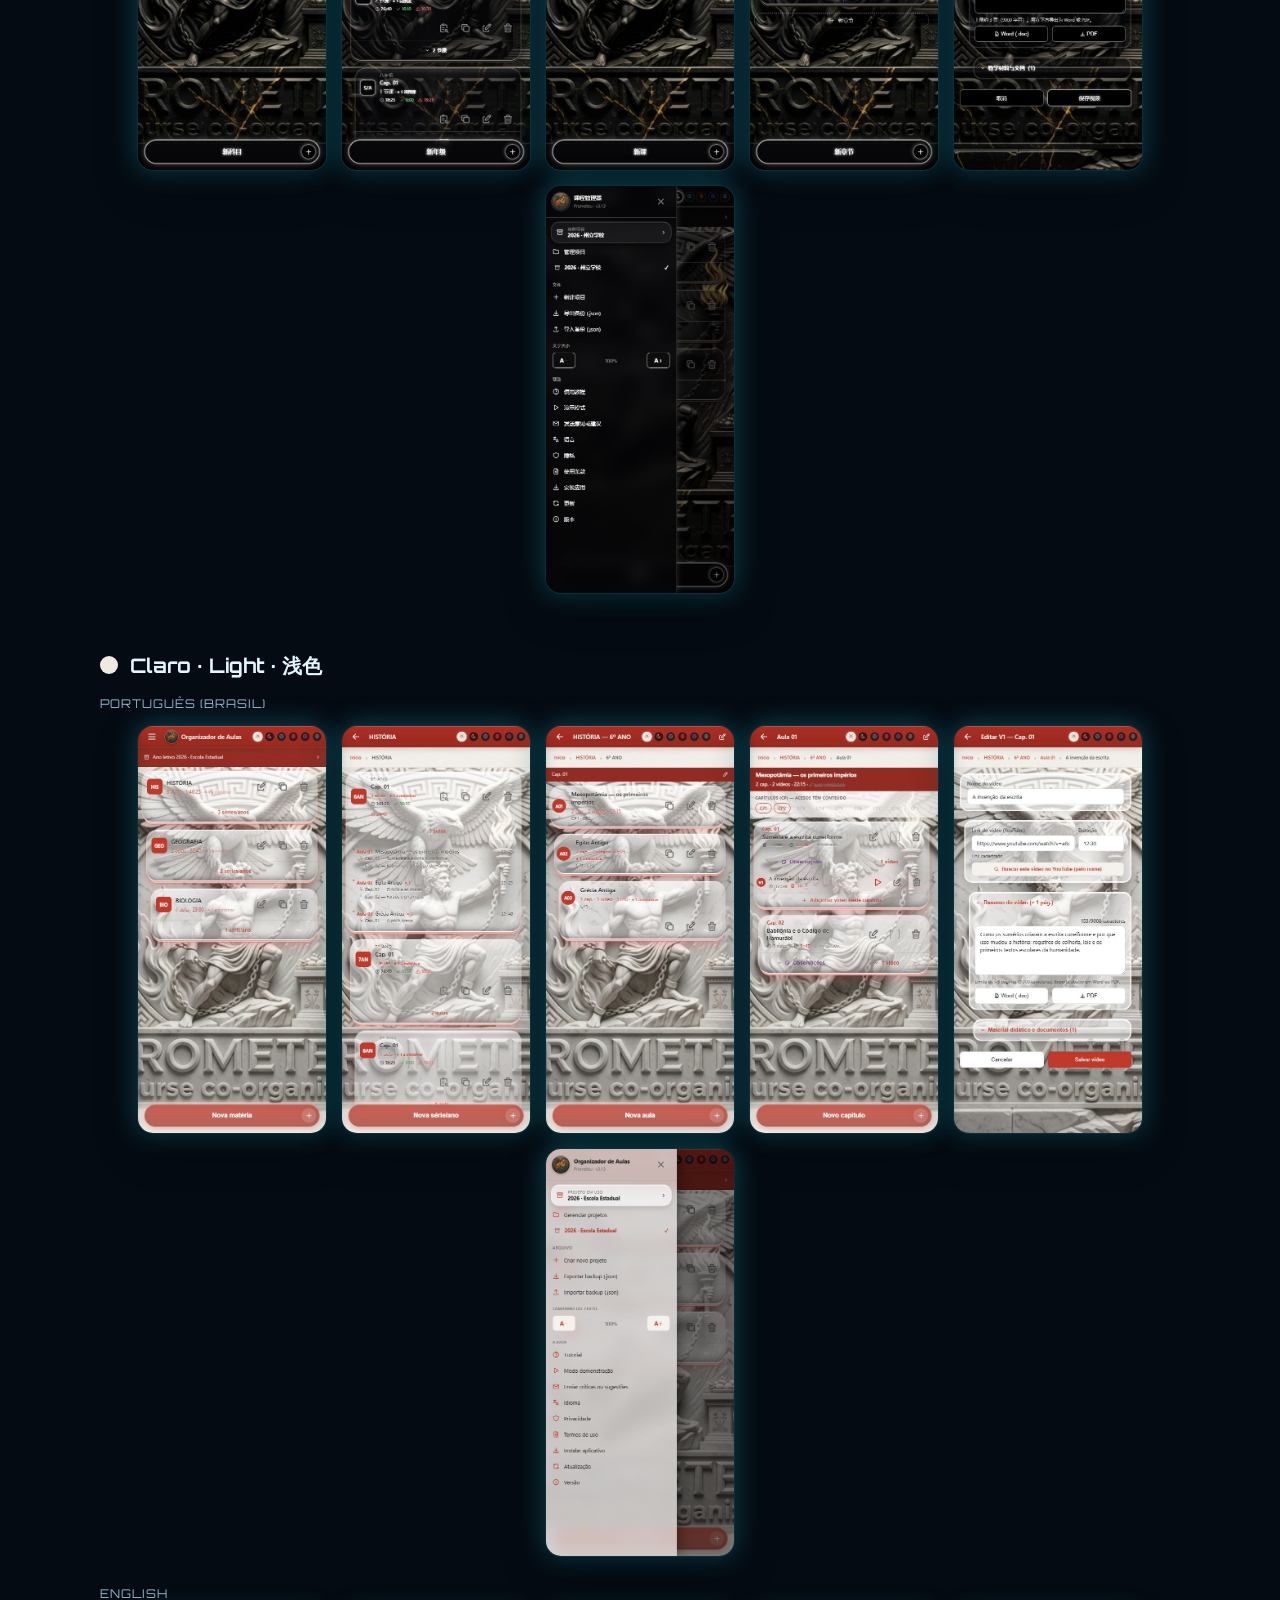
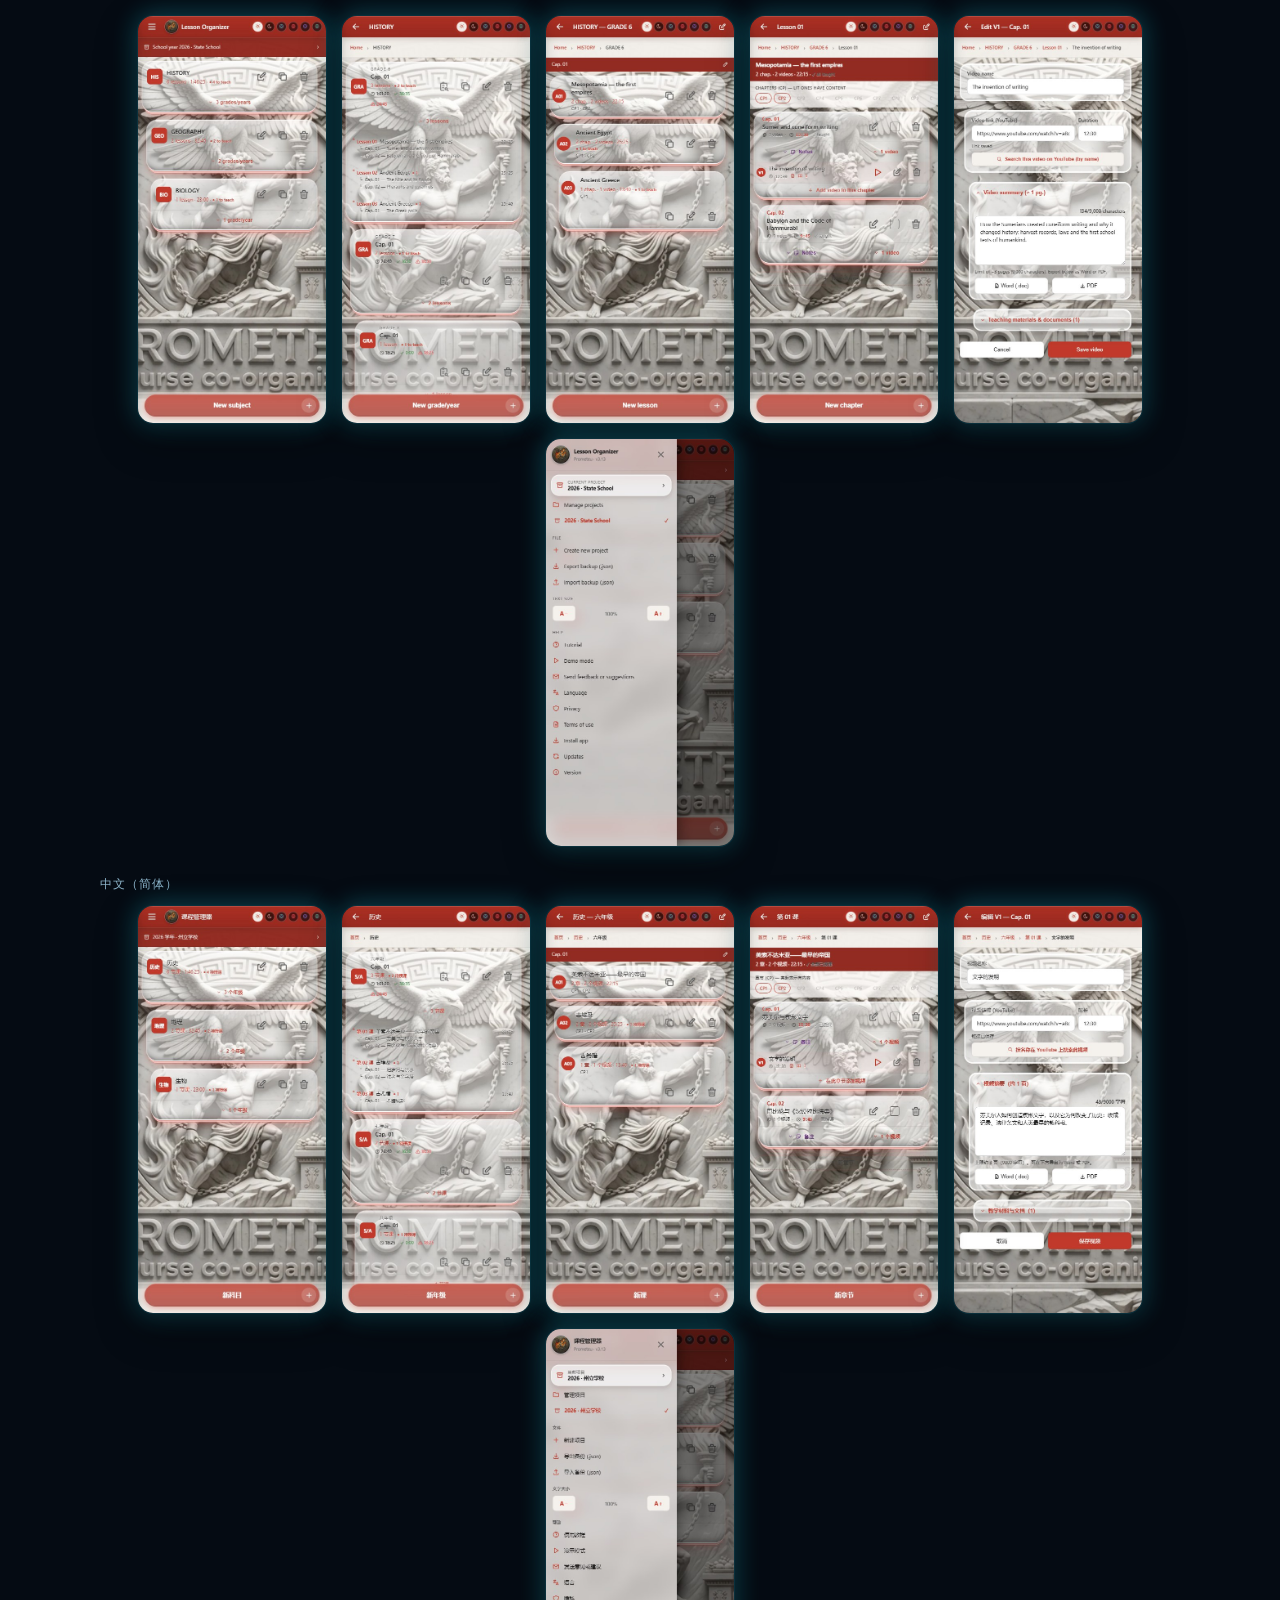
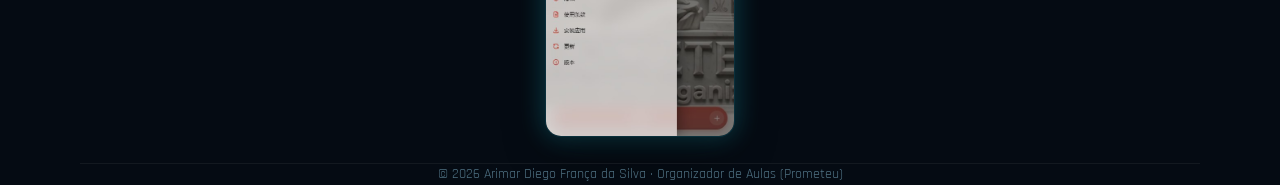
<file: galeria.html>
<!DOCTYPE html>
<html lang="pt-BR">
<head>
<meta charset="UTF-8">
<meta name="viewport" content="width=device-width, initial-scale=1.0">
<link rel="icon" type="image/png" href="media/icone.png">
<title>Galeria — Organizador de Aulas</title>
<meta name="description" content="Todas as telas do Organizador de Aulas: 5 modos de cor × 3 idiomas (Português, English, 中文).">
<link rel="preconnect" href="https://fonts.googleapis.com">
<link rel="preload" as="style" href="https://fonts.googleapis.com/css2?family=Orbitron:wght@600;700;900&family=Rajdhani:wght@400;500;600;700&display=swap" onload="this.onload=null;this.rel='stylesheet'">
<noscript><link href="https://fonts.googleapis.com/css2?family=Orbitron:wght@600;700;900&family=Rajdhani:wght@400;500;600;700&display=swap" rel="stylesheet"></noscript>
<style>
/* ⚠️ CONSERTO DO TIL — nao apagar. A Orbitron TEM os glifos "ã" e "õ", mas os
   desenha com acento GRAVE ("nào" por "não"); como o glifo existe, nenhuma
   fonte de reserva entra e o erro passa CALADO. Medido em 22/08/2026: so
   ã õ Ã Õ estao errados. Esta familia cobre SO esses 4 e vem antes da
   Orbitron na pilha. Vem do sistema: nao adiciona pedido de rede nem CSP. */
@font-face{font-family:'TilCerto';
  src:local('Segoe UI Semibold'),local('Segoe UI'),local('Roboto'),local('Noto Sans'),local('Arial');
  unicode-range:U+00C3,U+00D5,U+00E3,U+00F5}
:root{ /* Prometeu (P) — padrão */
  --bg:#050b13;--bg2:#081420;--card:#0a1a28;--card2:#0e2436;
  --txt:#e3f6ff;--txt2:#8fb6cc;--txt3:#4f7183;
  --acc:#22d3ee;--acc2:#0ea5b7;--gl:rgba(34,211,238,.35);
  --brd:rgba(34,211,238,.18);--brd2:rgba(255,255,255,.06);
  --glow1:rgba(34,211,238,.10);--glow2:rgba(14,165,183,.08);
  --nav:rgba(5,11,19,.72);--btxt:#04121a;--htmlbg:#050b13;
  --font-h:'TilCerto','Orbitron',sans-serif;--font-b:'Rajdhani',system-ui,sans-serif;
}
html.t-D{ --bg:#000;--bg2:#070707;--card:#0d0d0d;--card2:#141414;
  --txt:#fff;--txt2:#b8b8b8;--txt3:#6f6f6f;--acc:#f2f2f2;--acc2:#cfcfcf;
  --gl:rgba(255,255,255,.22);--brd:rgba(255,255,255,.16);--brd2:rgba(255,255,255,.06);
  --glow1:rgba(255,255,255,.05);--glow2:rgba(255,255,255,.03);
  --nav:rgba(0,0,0,.8);--btxt:#000;--htmlbg:#000;
  --font-h:'Segoe UI',system-ui,Arial,sans-serif;--font-b:'Segoe UI',system-ui,Arial,sans-serif; }
html.t-PR{ --bg:#120407;--bg2:#1a060a;--card:#1f0a10;--card2:#2a0e15;
  --txt:#ffe6ea;--txt2:#e0a3ad;--txt3:#8a5560;--acc:#ff3b5c;--acc2:#c62740;
  --gl:rgba(255,59,92,.33);--brd:rgba(255,59,92,.20);--brd2:rgba(255,255,255,.06);
  --glow1:rgba(255,59,92,.10);--glow2:rgba(198,39,64,.07);
  --nav:rgba(18,4,7,.75);--btxt:#fff;--htmlbg:#120407; }
html.t-PB{ --bg:#04060f;--bg2:#070c1a;--card:#0a1226;--card2:#0e1832;
  --txt:#e6edff;--txt2:#9db0d8;--txt3:#556685;--acc:#3b82f6;--acc2:#2563eb;
  --gl:rgba(59,130,246,.33);--brd:rgba(59,130,246,.20);--brd2:rgba(255,255,255,.06);
  --glow1:rgba(59,130,246,.10);--glow2:rgba(37,99,235,.07);
  --nav:rgba(4,6,15,.75);--btxt:#fff;--htmlbg:#04060f; }
html.t-L{ --bg:#F0EDE8;--bg2:#e7e2da;--card:#ffffff;--card2:#faf7f2;
  --txt:#2a2320;--txt2:#6b5f57;--txt3:#9a8d83;--acc:#c0563c;--acc2:#a5432b;
  --gl:rgba(192,86,60,.22);--brd:rgba(192,86,60,.22);--brd2:rgba(0,0,0,.08);
  --glow1:rgba(192,86,60,.08);--glow2:rgba(165,67,43,.05);
  --nav:rgba(255,255,255,.82);--btxt:#fff;--htmlbg:#F0EDE8;
  --font-h:'Segoe UI',system-ui,Arial,sans-serif;--font-b:'Segoe UI',system-ui,Arial,sans-serif; }
*{box-sizing:border-box;margin:0;padding:0}
html{scroll-behavior:smooth;background:var(--htmlbg);-webkit-text-size-adjust:100%;text-size-adjust:100%;overflow-x:clip}
body{font-family:var(--font-b);background:var(--bg);color:var(--txt);line-height:1.55;font-size:17px}
body::before{content:"";position:fixed;inset:0;pointer-events:none;z-index:0;
  background:radial-gradient(1100px 560px at 82% -10%,var(--glow1),transparent 60%),
             radial-gradient(820px 460px at -8% 18%,var(--glow2),transparent 55%);}
/* Arte em mármore do Prometeu como marca d'água do fundo */
:root{--arte:url("media/artes/arte-02-fundo.webp");--arteop:.22}
html.t-L{--arte:url("media/artes/arte-01-fundo.webp");--arteop:.28}
body::after{content:"";position:fixed;inset:0;pointer-events:none;z-index:0;
  background:var(--arte) center 30%/min(92vmin,940px) no-repeat;opacity:var(--arteop)}
.wrap{max-width:1120px;margin:0 auto;padding:0 20px;position:relative;z-index:1}
h1,h2,h3,.brand{font-family:var(--font-h)}
a{color:var(--acc);text-decoration:none}
nav{position:sticky;top:0;z-index:50;backdrop-filter:blur(10px);background:var(--nav);border-bottom:1px solid var(--brd2)}
.nav-in{display:flex;align-items:center;gap:10px 14px;min-height:60px;flex-wrap:wrap;padding:8px 0}
.brand{font-weight:900;font-size:15px;letter-spacing:.5px;color:var(--txt);display:flex;align-items:center;gap:8px}
.brand .dot{width:26px;height:26px;border-radius:50%;box-shadow:0 0 10px var(--gl);display:block}
.nav-links{margin-left:auto;display:flex;gap:8px 16px;align-items:center;flex-wrap:wrap}
.nav-links a{color:var(--txt2);font-size:14px;font-weight:600;transition:color .2s}
.nav-links a:hover,.nav-links a.here{color:var(--acc)}
@media(max-width:720px){ .nav-links{gap:6px 12px;width:100%} .nav-links a{font-size:13px} .brand{font-size:13px} }
.themes{display:flex;gap:6px;align-items:center}
.sw{width:20px;height:20px;border-radius:50%;border:1px solid var(--brd2);cursor:pointer;padding:0}
.sw.on{box-shadow:0 0 0 2px var(--acc)}
.lang{display:flex;gap:2px;border:1px solid var(--brd);border-radius:20px;overflow:hidden}
.lang button{background:none;border:none;color:var(--txt2);padding:5px 10px;font-family:var(--font-h);font-size:11px;font-weight:700;cursor:pointer}
.lang button.on{background:var(--acc);color:var(--btxt)}
header.top{padding:44px 0 6px}
header.top h1{font-size:clamp(26px,5vw,40px);font-weight:800;margin-bottom:10px}
header.top p{color:var(--txt2);font-size:17px;max-width:720px}
.tsec{padding:30px 0 8px}
.tsec>h2{font-size:20px;display:flex;align-items:center;gap:12px;margin-bottom:4px}
.tsec>h2 .swatch{width:18px;height:18px;border-radius:50%;border:1px solid var(--brd2);display:inline-block}
.tsec>.tsub{color:var(--txt3);font-size:14px;margin-bottom:12px}
.lrow{margin:14px 0 4px}
.lrow .ltag{font-family:var(--font-h);font-size:12px;letter-spacing:1px;color:var(--txt2);margin-bottom:8px}
.shots{display:flex;flex-wrap:wrap;gap:14px;justify-content:center;padding:4px 0 14px}
.shot{flex:0 0 auto;width:190px}
.shot img{width:100%;border-radius:16px;border:1px solid var(--brd);box-shadow:0 14px 40px rgba(0,0,0,.4),0 0 26px var(--gl);display:block;background:#050b13}
/* Evolução animada: tablet + celular lado a lado, as 4 eras empilhadas e
   pré-carregadas; a era visível leva .on (fade por opacity — sem trocar src,
   sem onload). */
.evostage{display:flex;gap:22px;align-items:flex-end;justify-content:center;flex-wrap:wrap;padding:10px 0 4px}
.evodev{position:relative}
.evodev img{position:absolute;inset:0;width:100%;height:100%;border-radius:16px;border:1px solid var(--brd);box-shadow:0 14px 40px rgba(0,0,0,.4),0 0 26px var(--gl);background:#050b13;opacity:0;transition:opacity .7s ease}
.evodev img.on{opacity:1}
.evotab{width:min(430px,90vw);aspect-ratio:880/631}
.evophone{width:200px;aspect-ratio:390/780}
@media(max-width:560px){ .evotab{width:min(340px,88vw)} .evophone{width:150px} }
.evocap{text-align:center;margin-top:14px;font-size:14px;color:var(--txt2);line-height:1.5;min-height:46px}
.evocap b{display:block;font-family:var(--font-h);font-size:13px;letter-spacing:.5px;color:var(--acc)}
.evodots{display:flex;gap:9px;justify-content:center;margin-top:8px;padding-bottom:14px}
.evodots button{width:11px;height:11px;border-radius:50%;border:1px solid var(--brd2);background:none;cursor:pointer;padding:0}
.evodots button.on{background:var(--acc);border-color:var(--acc)}
@media(prefers-reduced-motion:reduce){ .evodev img{transition:none} }
footer{border-top:1px solid var(--brd2);padding:26px 0 50px;color:var(--txt3);font-size:14px;text-align:center;margin-top:30px}
</style>
</head>
<body>
<nav><div class="wrap nav-in">
  <a class="brand" href="index.html"><img class="dot" src="media/icone.png" alt=""> ORGANIZADOR DE AULAS</a>
  <div class="nav-links">
    <a href="index.html#recursos" data-i="nav1">Recursos</a>
    <a href="index.html#preco" data-i="nav3">Preço</a>
    <a href="comprar.html" data-i="nav9">Comprar</a>
    <a href="galeria.html" class="here" data-i="nav6">Galeria</a>
    <a href="tablet.html" data-i="nav8">Tablet</a>
    <a href="manual.html" data-i="nav5">Manual</a>
    <a href="desenvolvedor.html" data-i="nav7">Desenvolvedor</a>
    <a href="index.html#instalar" data-i="nav4">Instalar</a>
    <div class="themes" id="themes" title="Tema">
      <button class="sw" data-t="P"  style="background:#0a1a28" aria-label="Prometeu"></button>
      <button class="sw" data-t="PB" style="background:#0a1226" aria-label="Azul"></button>
      <button class="sw" data-t="PR" style="background:#1f0a10" aria-label="Vermelho"></button>
      <button class="sw" data-t="D"  style="background:#0d0d0d" aria-label="Escuro"></button>
      <button class="sw" data-t="L"  style="background:#efe9e1" aria-label="Claro"></button>
    </div>
    <div class="lang" id="lang">
      <button data-l="pt" class="on">PT</button><button data-l="en">EN</button><button data-l="es">ES</button><button data-l="zh">中文</button>
    </div>
  </div>
</div></nav>

<header class="top wrap">
  <h1 data-i="gTitle">Galeria</h1>
  <p data-i="gLead">Todas as telas do aplicativo, nos 5 modos de cor e em 3 idiomas (Português, English, 中文). Esta página mostra sempre tudo — independentemente do modo e do idioma escolhidos acima.</p>
</header>

<main class="wrap" id="gal"></main>

<footer class="wrap">© 2026 Arimar Diego França da Silva · Organizador de Aulas (Prometeu)</footer>

<script>
/* ===== Conteúdo FIXO da galeria (não muda com o modo/idioma do site) ===== */
const THEMES_G=[
  ['P', '#0a1a28', 'Prometeu · Prometheus · 青色'],
  ['PB','#0a1226', 'Prometeu Azul · Blue · 蓝色'],
  ['PR','#1f0a10', 'Prometeu Vermelho · Red · 红色'],
  ['D', '#0d0d0d', 'Escuro · Dark · 深色'],
  ['L', '#efe9e1', 'Claro · Light · 浅色']
];
const LANGS_G=[['pt','PORTUGUÊS (BRASIL)'],['en','ENGLISH'],['zh','中文（简体）']];
const SCREENS_G=['01-materias','02-series-horas','03-aulas','04-capitulos','05-formulario-video','06-menu'];
/* Evolução do design: a mesma tela inicial em 4 marcos, animada nos dois
   aparelhos (capturas reais dos commits antigos — celular evo-*.jpg e tablet
   evo-*-tab.jpg — regeradas por tools/capturar-evolucao.py) */
const EVO_G=[
  ['evo-1-inicio',  'jul/2026 — O começo',
   'Blocos simples · Flat blocks · 扁平卡片'],
  ['evo-2-vidro3d', 'v3.2 — Vidro 3D',
   'Caixas de vidro · Glass boxes · 玻璃卡片'],
  ['evo-3-marmore', 'v3.5 — Mármore',
   'Logo e tampa 3D · Marble & 3D lid · 大理石与 3D 底座'],
  ['evo-5-atual',   'v3.13 — Hoje',
   'Vidro fosco · Frosted glass · 磨砂玻璃'],
];
document.getElementById('gal').innerHTML=`
  <section class="tsec" id="evolucao">
    <h2 data-i="gEvoT">A evolução do programa</h2>
    <p class="tsub" data-i="gEvoS">A mesma tela inicial, do primeiro esboço até hoje.</p>
    <div class="evostage">
      <div class="evodev evotab">${EVO_G.map(([f,mark],i)=>`<img src="media/evolucao/${f}-tab.jpg" alt="${mark} (tablet)" class="${i?'':'on'}">`).join('')}</div>
      <div class="evodev evophone">${EVO_G.map(([f,mark,cap],i)=>`<img src="media/evolucao/${f}.jpg" alt="${mark} — ${cap}" class="${i?'':'on'}">`).join('')}</div>
    </div>
    <div class="evocap" id="evocap"></div>
    <div class="evodots" id="evodots">${EVO_G.map(([,mark],i)=>`<button data-e="${i}" class="${i?'':'on'}" aria-label="${mark}"></button>`).join('')}</div>
  </section>`+THEMES_G.map(([t,sw,label])=>`
  <section class="tsec">
    <h2><span class="swatch" style="background:${sw}"></span>${label}</h2>
    ${LANGS_G.map(([l,ltag])=>`
      <div class="lrow">
        <div class="ltag">${ltag}</div>
        <div class="shots">
          ${SCREENS_G.map(s=>`<div class="shot"><img loading="lazy" src="screenshots/${l}-${t}-${s}.jpg" alt="${label} — ${ltag}"></div>`).join('')}
        </div>
      </div>`).join('')}
  </section>`).join('');

/* Troca de era: alterna a classe .on nas imagens já carregadas (o CSS faz o
   fade; no modo "reduzir movimento" vira corte seco). Dot clicado zera o
   relógio para a era escolhida não sumir na hora. */
let _evoI=0;
function _evoGo(i){
  _evoI=i;
  document.querySelectorAll('.evodev').forEach(d=>
    d.querySelectorAll('img').forEach((im,k)=>im.classList.toggle('on',k===i)));
  document.querySelectorAll('#evodots button').forEach((b,k)=>b.classList.toggle('on',k===i));
  const [,mark,cap]=EVO_G[i];
  document.getElementById('evocap').innerHTML=`<b>${mark}</b>${cap}`;
}
function _evoNext(){_evoGo((_evoI+1)%EVO_G.length)}
let _evoTimer=setInterval(_evoNext,3200);
document.getElementById('evodots').addEventListener('click',e=>{
  const b=e.target.closest('button'); if(!b)return;
  clearInterval(_evoTimer); _evoTimer=setInterval(_evoNext,3200);
  _evoGo(+b.dataset.e);
});
_evoGo(0);

/* ===== UI da página (cores/fontes e textos do topo seguem o site) ===== */
const LANGS=['pt','en','es','zh'];
const LANG_HTML={pt:'pt-BR',en:'en',es:'es',zh:'zh-CN'};
const I={
  nav1:['Recursos','Features','Recursos','功能'],
  nav3:['Preço','Pricing','Precio','价格'], nav9:['Comprar','Buy','Comprar','购买'],
  nav4:['Instalar','Install','Instalar','安装'],
  nav5:['Manual','Manual','Manual','手册'],
  nav6:['Galeria','Gallery','Galería','图库'],
  nav7:['Desenvolvedor','Developer','Desarrollador','开发者'],
  nav8:['Tablet','Tablet','Tablet','平板'],
  gTitle:['Galeria','Gallery','Galería','图库'],
  gEvoT:['A evolução do programa','How the app evolved','La evolución del programa','应用的演进'],
  gEvoS:['A mesma tela inicial, do primeiro esboço até hoje.',
         'The same home screen, from the first draft to today.',
         'La misma pantalla inicial, del primer boceto hasta hoy.',
         '同一主屏，从最初的草稿到现在。'],
  gLead:['Todas as telas do aplicativo, nos 5 modos de cor e em 3 idiomas (Português, English, 中文). Esta página mostra sempre tudo — independentemente do modo e do idioma escolhidos acima.',
         'Every screen of the app, in all 5 color modes and 3 languages (Português, English, 中文). This page always shows everything — regardless of the mode and language chosen above.',
         'Todas las pantallas de la app, en los 5 modos de color y 3 idiomas (Português, English, 中文). Esta página siempre lo muestra todo — sin importar el modo y el idioma elegidos arriba.',
         '应用的全部界面，涵盖 5 种配色模式和 3 种语言（Português、English、中文）。无论上方选择哪种模式和语言，本页始终展示全部内容。']
};
const LKEY='prometeu.site.lang', TKEY='prometeu.site.theme';
function setL(l){
  if(!LANGS.includes(l))l='pt';
  const i=LANGS.indexOf(l);
  document.documentElement.lang=LANG_HTML[l];
  document.querySelectorAll('#lang button').forEach(b=>b.classList.toggle('on',b.dataset.l===l));
  document.querySelectorAll('[data-i]').forEach(el=>{const v=I[el.getAttribute('data-i')];if(v&&v[i]!=null)el.innerHTML=v[i];});
  try{localStorage.setItem(LKEY,l);}catch(e){}
}
function setTheme(t){
  document.documentElement.className=(t==='P')?'':'t-'+t;
  document.querySelectorAll('#themes .sw').forEach(b=>b.classList.toggle('on',b.dataset.t===t));
  try{localStorage.setItem(TKEY,t);}catch(e){}
}
document.querySelectorAll('#lang button').forEach(b=>b.onclick=()=>setL(b.dataset.l));
document.querySelectorAll('#themes .sw').forEach(b=>b.onclick=()=>setTheme(b.dataset.t));
(function(){
  let l='pt',t='P';
  try{l=localStorage.getItem(LKEY);}catch(e){}
  if(!l){const n=(navigator.language||'pt');l=/^zh/i.test(n)?'zh':/^es/i.test(n)?'es':/^en/i.test(n)?'en':'pt';}
  try{t=localStorage.getItem(TKEY)||'P';}catch(e){}
  setTheme(t); setL(l);
})();
</script>
</body>
</html>
</file>
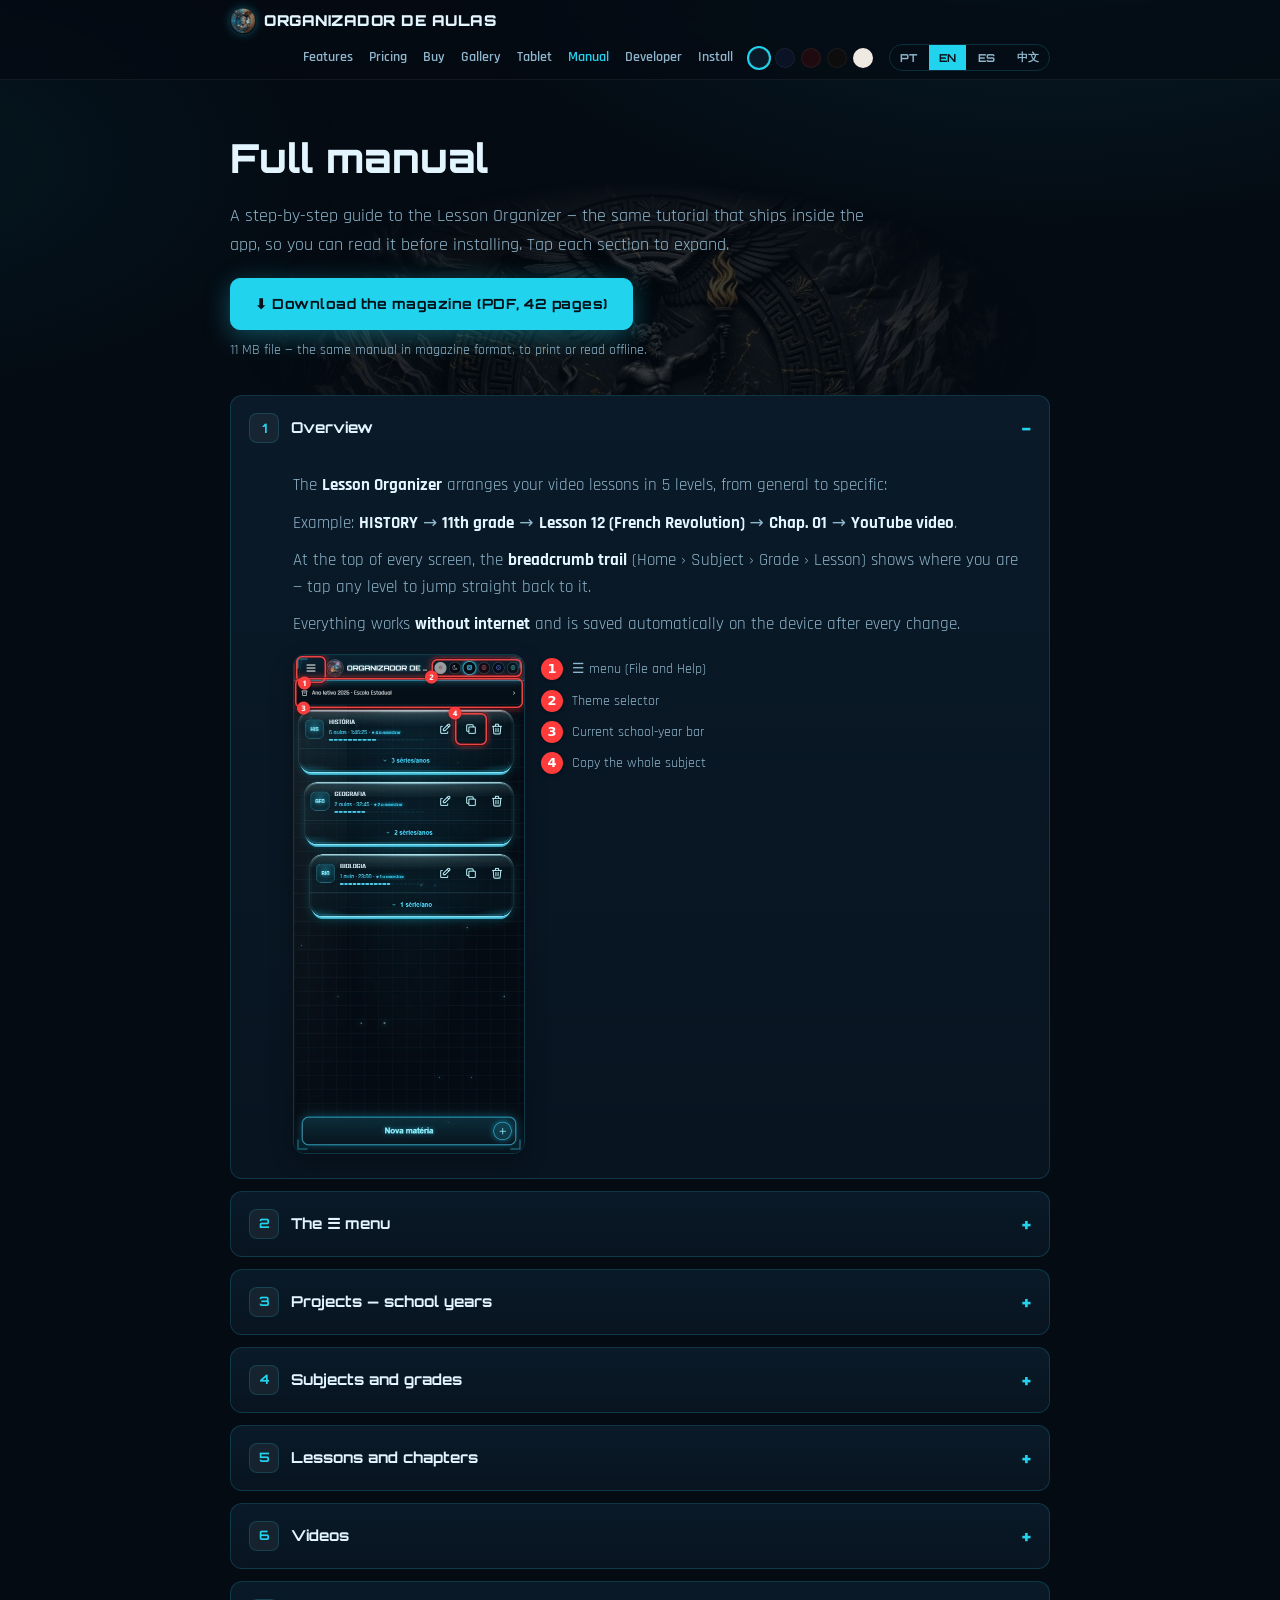
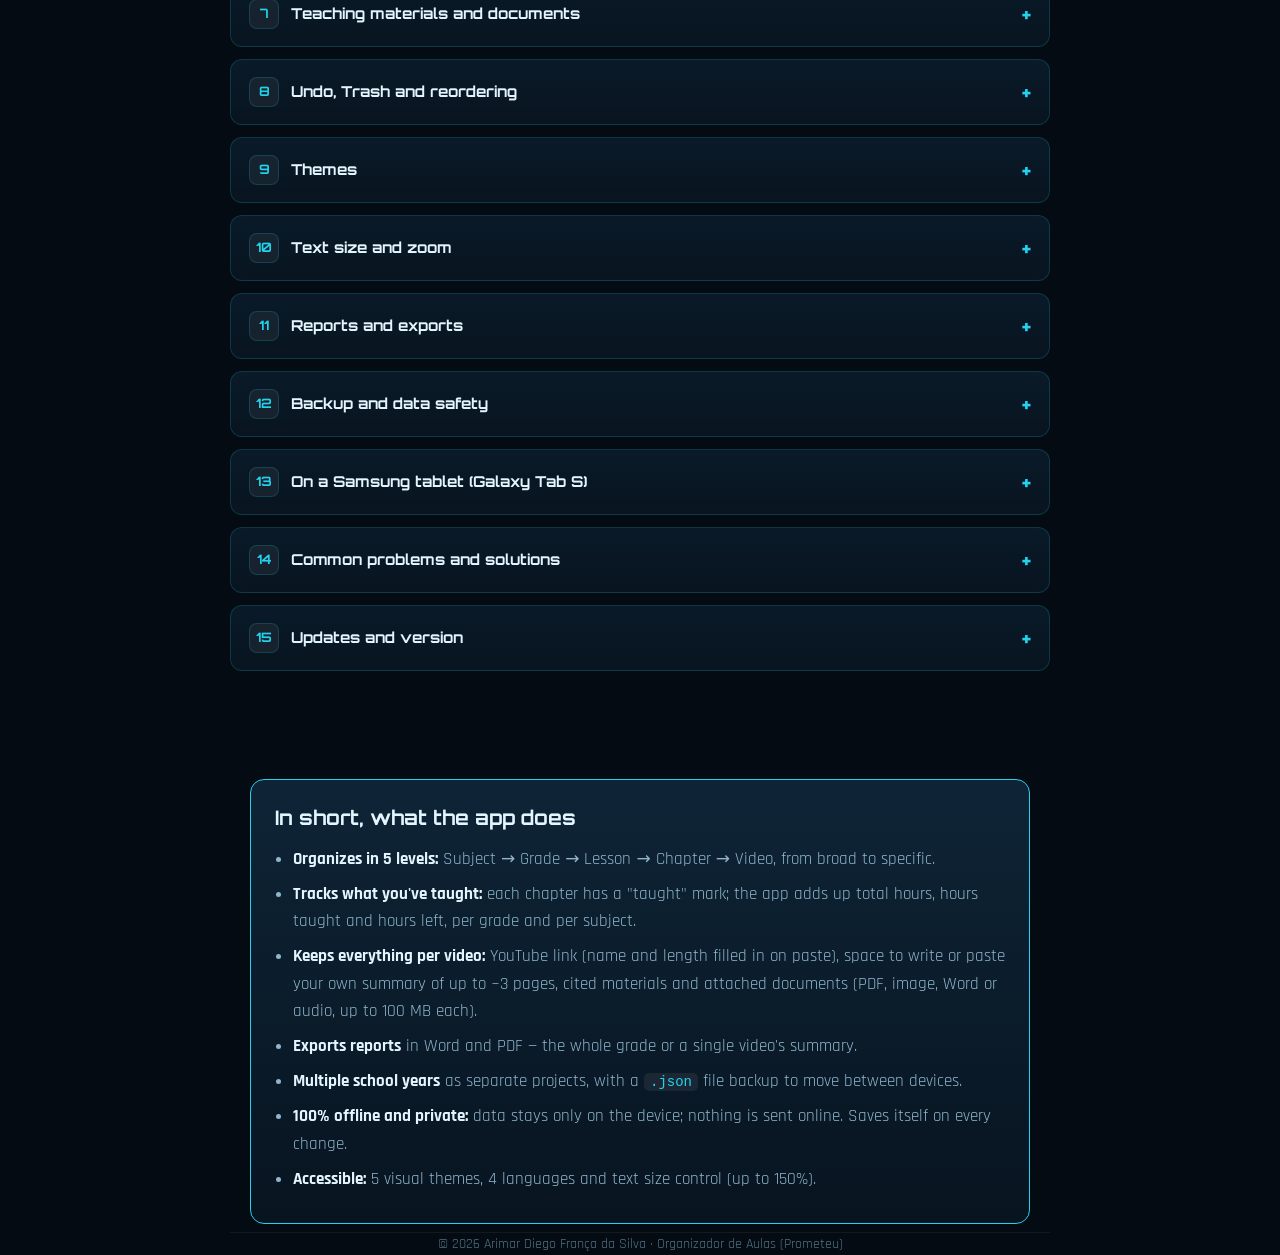
<file: manual.html>
<!DOCTYPE html>
<html lang="pt-BR">
<head>
<meta charset="UTF-8">
<meta name="viewport" content="width=device-width, initial-scale=1.0">
<link rel="icon" type="image/png" href="media/icone.png">
<title>Manual — Organizador de Aulas</title>
<meta name="description" content="Manual completo do Organizador de Aulas: passo a passo de todos os recursos, em 4 idiomas.">
<meta property="og:title" content="Manual — Organizador de Aulas">
<meta property="og:description" content="Passo a passo de todos os recursos do Organizador de Aulas, em 4 idiomas.">
<meta property="og:type" content="website">
<meta property="og:url" content="https://www.organizadorprometeu.com.br/manual.html">
<meta property="og:site_name" content="Organizador de Aulas">
<meta property="og:image" content="https://www.organizadorprometeu.com.br/media/og-image-neon.jpg">
<meta property="og:image:width" content="1200">
<meta property="og:image:height" content="630">
<meta property="og:image:alt" content="Organizador de Aulas — app para professores organizarem aulas em vídeo">
<meta property="og:locale" content="pt_BR">
<meta name="twitter:card" content="summary_large_image">
<meta name="twitter:title" content="Manual — Organizador de Aulas">
<meta name="twitter:description" content="Passo a passo de todos os recursos do Organizador de Aulas, em 4 idiomas.">
<meta name="twitter:image" content="https://www.organizadorprometeu.com.br/media/og-image-neon.jpg">
<link rel="preconnect" href="https://fonts.googleapis.com">
<link rel="preload" as="style" href="https://fonts.googleapis.com/css2?family=Orbitron:wght@600;700;900&family=Rajdhani:wght@400;500;600;700&display=swap" onload="this.onload=null;this.rel='stylesheet'">
<noscript><link href="https://fonts.googleapis.com/css2?family=Orbitron:wght@600;700;900&family=Rajdhani:wght@400;500;600;700&display=swap" rel="stylesheet"></noscript>
<style>
/* ⚠️ CONSERTO DO TIL — nao apagar. A Orbitron TEM os glifos "ã" e "õ", mas os
   desenha com acento GRAVE ("nào" por "não"); como o glifo existe, nenhuma
   fonte de reserva entra e o erro passa CALADO. Medido em 22/08/2026: so
   ã õ Ã Õ estao errados. Esta familia cobre SO esses 4 e vem antes da
   Orbitron na pilha. Vem do sistema: nao adiciona pedido de rede nem CSP. */
@font-face{font-family:'TilCerto';
  src:local('Segoe UI Semibold'),local('Segoe UI'),local('Roboto'),local('Noto Sans'),local('Arial');
  unicode-range:U+00C3,U+00D5,U+00E3,U+00F5}

:root{ /* Prometeu (P) — padrão */
  --bg:#050b13;--bg2:#081420;--card:#0a1a28;--card2:#0e2436;
  --txt:#e3f6ff;--txt2:#8fb6cc;--txt3:#4f7183;
  --acc:#22d3ee;--acc2:#0ea5b7;--gl:rgba(34,211,238,.35);
  --brd:rgba(34,211,238,.18);--brd2:rgba(255,255,255,.06);
  --glow1:rgba(34,211,238,.10);--glow2:rgba(14,165,183,.08);
  --nav:rgba(5,11,19,.72);--btxt:#04121a;--htmlbg:#050b13;
  --font-h:'TilCerto','Orbitron',sans-serif;--font-b:'Rajdhani',system-ui,sans-serif;
}
html.t-D{ --bg:#000;--bg2:#070707;--card:#0d0d0d;--card2:#141414;
  --txt:#fff;--txt2:#b8b8b8;--txt3:#6f6f6f;--acc:#f2f2f2;--acc2:#cfcfcf;
  --gl:rgba(255,255,255,.22);--brd:rgba(255,255,255,.16);--brd2:rgba(255,255,255,.06);
  --glow1:rgba(255,255,255,.05);--glow2:rgba(255,255,255,.03);
  --nav:rgba(0,0,0,.8);--btxt:#000;--htmlbg:#000;
  --font-h:'Segoe UI',system-ui,Arial,sans-serif;--font-b:'Segoe UI',system-ui,Arial,sans-serif; }
html.t-PR{ --bg:#120407;--bg2:#1a060a;--card:#1f0a10;--card2:#2a0e15;
  --txt:#ffe6ea;--txt2:#e0a3ad;--txt3:#8a5560;--acc:#ff3b5c;--acc2:#c62740;
  --gl:rgba(255,59,92,.33);--brd:rgba(255,59,92,.20);--brd2:rgba(255,255,255,.06);
  --glow1:rgba(255,59,92,.10);--glow2:rgba(198,39,64,.07);
  --nav:rgba(18,4,7,.75);--btxt:#fff;--htmlbg:#120407; }
html.t-PB{ --bg:#04060f;--bg2:#070c1a;--card:#0a1226;--card2:#0e1832;
  --txt:#e6edff;--txt2:#9db0d8;--txt3:#556685;--acc:#3b82f6;--acc2:#2563eb;
  --gl:rgba(59,130,246,.33);--brd:rgba(59,130,246,.20);--brd2:rgba(255,255,255,.06);
  --glow1:rgba(59,130,246,.10);--glow2:rgba(37,99,235,.07);
  --nav:rgba(4,6,15,.75);--btxt:#fff;--htmlbg:#04060f; }
html.t-L{ --bg:#F0EDE8;--bg2:#e7e2da;--card:#ffffff;--card2:#faf7f2;
  --txt:#2a2320;--txt2:#6b5f57;--txt3:#9a8d83;--acc:#c0563c;--acc2:#a5432b;
  --gl:rgba(192,86,60,.22);--brd:rgba(192,86,60,.22);--brd2:rgba(0,0,0,.08);
  --glow1:rgba(192,86,60,.08);--glow2:rgba(165,67,43,.05);
  --nav:rgba(255,255,255,.82);--btxt:#fff;--htmlbg:#F0EDE8;
  --font-h:'Segoe UI',system-ui,Arial,sans-serif;--font-b:'Segoe UI',system-ui,Arial,sans-serif; }

*{box-sizing:border-box;margin:0;padding:0}
html{scroll-behavior:smooth;background:var(--htmlbg);-webkit-text-size-adjust:100%;text-size-adjust:100%;overflow-x:clip}
body{font-family:var(--font-b);background:var(--bg);color:var(--txt);line-height:1.6;font-size:17px}
body::before{content:"";position:fixed;inset:0;pointer-events:none;z-index:0;
  background:radial-gradient(1100px 560px at 82% -10%,var(--glow1),transparent 60%),
             radial-gradient(820px 460px at -8% 18%,var(--glow2),transparent 55%);}
/* Arte em mármore do Prometeu como marca d'água do fundo */
:root{--arte:url("media/artes/arte-02-fundo.webp");--arteop:.22}
html.t-L{--arte:url("media/artes/arte-01-fundo.webp");--arteop:.28}
body::after{content:"";position:fixed;inset:0;pointer-events:none;z-index:0;
  background:var(--arte) center 30%/min(92vmin,940px) no-repeat;opacity:var(--arteop)}
.wrap{max-width:820px;margin:0 auto;padding:0 20px;position:relative;z-index:1}
h1,h2,h3,.brand{font-family:var(--font-h)}
a{color:var(--acc);text-decoration:none}
nav{position:sticky;top:0;z-index:50;backdrop-filter:blur(10px);background:var(--nav);border-bottom:1px solid var(--brd2)}
.nav-in{display:flex;align-items:center;gap:10px 14px;min-height:60px;flex-wrap:wrap;padding:8px 0}
.brand{font-weight:900;font-size:15px;letter-spacing:.5px;color:var(--txt);display:flex;align-items:center;gap:8px}
.brand .dot{width:26px;height:26px;border-radius:50%;box-shadow:0 0 10px var(--gl);display:block}
.nav-links{margin-left:auto;display:flex;gap:8px 16px;align-items:center;flex-wrap:wrap}
.nav-links a{color:var(--txt2);font-size:14px;font-weight:600;transition:color .2s}
.nav-links a:hover,.nav-links a.here{color:var(--acc)}
@media(max-width:720px){ .nav-links{gap:6px 12px;width:100%} .nav-links a{font-size:13px} .brand{font-size:13px} }
.themes{display:flex;gap:6px;align-items:center}
.sw{width:20px;height:20px;border-radius:50%;border:1px solid var(--brd2);cursor:pointer;padding:0;position:relative}
.sw.on{box-shadow:0 0 0 2px var(--acc)}
.lang{display:flex;gap:2px;border:1px solid var(--brd);border-radius:20px;overflow:hidden}
.lang button{background:none;border:none;color:var(--txt2);padding:5px 10px;font-family:var(--font-h);font-size:11px;font-weight:700;cursor:pointer}
.lang button.on{background:var(--acc);color:var(--btxt)}
header.top{padding:46px 0 20px}
header.top h1{font-size:clamp(26px,5vw,40px);font-weight:800;margin-bottom:12px}
header.top p.lead{color:var(--txt2);font-size:18px;max-width:640px}
.pdfrow{margin-top:18px}
.btn{display:inline-flex;align-items:center;gap:9px;padding:14px 24px;border-radius:10px;font-family:var(--font-h);font-weight:700;font-size:14px;letter-spacing:.5px;cursor:pointer;border:1px solid var(--acc);background:var(--acc);color:var(--btxt);box-shadow:0 6px 26px var(--gl)}
.btn:hover{box-shadow:0 10px 32px var(--gl)}
.pdfnote{color:var(--txt2);font-size:14px;margin-top:9px;max-width:640px}
.man{padding:14px 0 70px}
.sec{background:linear-gradient(180deg,var(--card),var(--bg2));border:1px solid var(--brd);border-radius:12px;margin-bottom:12px;overflow:hidden}
.sec>summary{padding:16px 18px;cursor:pointer;font-family:var(--font-h);font-weight:700;font-size:15px;color:var(--txt);list-style:none;display:flex;align-items:center;gap:12px}
.sec>summary::-webkit-details-marker{display:none}
.sec>summary .n{min-width:30px;height:30px;border-radius:8px;background:rgba(127,127,127,.12);border:1px solid var(--brd);color:var(--acc);display:flex;align-items:center;justify-content:center;font-size:13px}
.sec>summary::after{content:"+";margin-left:auto;color:var(--acc);font-size:20px}
.sec[open]>summary::after{content:"−"}
.sec .body{padding:2px 20px 18px 62px}
.sec .body p{margin:10px 0;color:var(--txt2)}
.sec .body b{color:var(--txt)}
.sec .body ul,.sec .body ol{margin:10px 0 10px 20px;color:var(--txt2)}
.sec .body li{margin:6px 0}
.sec .body code{background:rgba(127,127,127,.14);padding:1px 6px;border-radius:5px;font-size:14px;color:var(--acc)}
.mshot{margin:16px 0 6px;display:flex;flex-wrap:wrap;gap:16px;align-items:flex-start}
.mshot img{width:232px;max-width:100%;border-radius:12px;border:1px solid var(--brd);box-shadow:0 8px 22px rgba(0,0,0,.28)}
.mshot figcaption{flex:1;min-width:190px;display:flex;flex-direction:column;gap:9px;font-size:14px;color:var(--txt2);padding-top:4px}
.mshot .fl{display:flex;gap:9px;align-items:flex-start}
.mshot .fl b{flex:0 0 auto;width:22px;height:22px;border-radius:50%;background:#ff3b3b;color:#fff;font:700 13px/22px system-ui;text-align:center;box-shadow:0 1px 4px rgba(0,0,0,.4)}
.extra{background:linear-gradient(180deg,var(--card2),var(--bg2));border:1px solid var(--acc);border-radius:14px;padding:22px 24px;margin:26px 0 8px}
.extra h2{font-size:20px;margin-bottom:6px}
.extra ul{margin:12px 0 0 18px}.extra li{margin:8px 0;color:var(--txt2)}.extra b{color:var(--txt)}
.extra code{background:rgba(127,127,127,.14);padding:1px 6px;border-radius:5px;font-size:14px;color:var(--acc)}
footer{border-top:1px solid var(--brd2);padding:26px 0 50px;color:var(--txt3);font-size:14px;text-align:center}
@media(max-width:560px){ .sec .body{padding-left:20px} .brand{font-size:12px} }
</style>
</head>
<body>
<nav><div class="wrap nav-in">
  <a class="brand" href="index.html"><img class="dot" src="media/icone.png" alt=""> ORGANIZADOR DE AULAS</a>
  <div class="nav-links">
    <a href="index.html#recursos" data-i="nav1">Recursos</a>
    <a href="index.html#preco" data-i="nav3">Preço</a>
    <a href="comprar.html" data-i="nav9">Comprar</a>
    <a href="galeria.html" data-i="nav6">Galeria</a>
    <a href="tablet.html" data-i="nav8">Tablet</a>
    <a href="manual.html" class="here" data-i="nav5">Manual</a>
    <a href="desenvolvedor.html" data-i="nav7">Desenvolvedor</a>
    <a href="index.html#instalar" data-i="nav4">Instalar</a>
    <div class="themes" id="themes" title="Tema">
      <button class="sw" data-t="P"  style="background:#0a1a28" aria-label="Prometeu"></button>
      <button class="sw" data-t="PB" style="background:#0a1226" aria-label="Azul"></button>
      <button class="sw" data-t="PR" style="background:#1f0a10" aria-label="Vermelho"></button>
      <button class="sw" data-t="D"  style="background:#0d0d0d" aria-label="Escuro"></button>
      <button class="sw" data-t="L"  style="background:#efe9e1" aria-label="Claro"></button>
    </div>
    <div class="lang" id="lang">
      <button data-l="pt" class="on">PT</button><button data-l="en">EN</button><button data-l="es">ES</button><button data-l="zh">中文</button>
    </div>
  </div>
</div></nav>

<header class="top wrap">
  <h1 id="mTitle">Manual completo</h1>
  <p class="lead" id="mLead"></p>
  <p class="pdfrow"><a class="btn" id="pdfBtn" href="downloads/Prometeu-Manual-Completo.pdf" download></a></p>
  <p class="pdfnote" id="pdfNote"></p>
</header>

<main class="wrap man" id="man"></main>

<section class="wrap"><div class="extra">
  <h2 id="exH"></h2>
  <div id="exBody"></div>
</div></section>

<footer class="wrap">© 2026 Arimar Diego França da Silva · Organizador de Aulas (Prometeu)</footer>

<script>
const DATA={"pt":[{"ic":"ti-book-2","t":"Visão geral","c":"<p>O <b>Organizador de Aulas</b> organiza suas aulas em vídeo em 5 níveis, do geral para o específico:</p>\n\n<p>Exemplo: <b>HISTÓRIA</b> → <b>2° ano EM</b> → <b>Aula 12 (Revolução Francesa)</b> → <b>Cap. 01</b> → <b>vídeo do YouTube</b>.</p>\n<p>No alto de cada tela, a <b>trilha de navegação</b> (Início › Matéria › Série › Aula) mostra onde você está — toque em qualquer nível para voltar direto a ele.</p>\n<p>Tudo funciona <b>sem internet</b> e é salvo automaticamente no aparelho a cada alteração.</p>","f":[{"img":"01-inicio","leg":["Menu ☰ (Arquivo e Ajuda)","Seletor de temas","Barra do ano letivo em uso","Copiar a matéria inteira"]}]},{"ic":"ti-menu-2","t":"O menu ☰","c":"<p>O botão <b>☰</b> (canto superior esquerdo da tela inicial) abre o <b>menu</b> — é por ele que se começa a usar o app. Lá dentro estão:</p>\n<ul>\n<li><b>Projeto em uso</b> e a lista de troca rápida (até 7 anos letivos).</li>\n<li><b>Arquivo:</b> criar e gerenciar projetos, e exportar/importar o <b>backup (.json)</b>.</li>\n<li><b>Ativar / Comprar:</b> ativar a versão completa (na cópia adquirida pelo site).</li>\n<li><b>Ajuda:</b> Tutorial, <b>Modo demonstração</b>, Idioma, Privacidade, Termos de uso, Atualização e Versão.</li>\n</ul>\n<p>Para fechar o menu, toque na área escura ao lado ou no <b>✕</b>.</p>","f":[{"img":"02-menu","leg":["Gerenciar projetos (anos letivos)","Exportar backup (.json)","Aumentar o tamanho do texto"]}]},{"ic":"ti-archive","t":"Projetos — anos letivos","c":"<p>Cada <b>projeto</b> guarda um ano letivo completo (Ano + Instituição), com todas as matérias, aulas e documentos.</p>\n\n<ul>\n<li><b>Criar:</b> menu ☰ → <b>Criar novo projeto</b> → preencha <b>Ano</b> e <b>Instituição</b>. O projeto novo começa vazio e vira o projeto em uso.</li>\n<li><b>Arquivar:</b> nada se perde — o ano anterior fica guardado na lista de projetos.</li>\n<li><b>Trocar:</b> toque na barra do ano letivo (na tela inicial) ou abra o menu ☰ e toque no projeto na lista — ele vira o projeto em uso e já abre a tela de <b>Gerenciar projetos</b>. O botão <b>Gerenciar projetos</b> fica logo no topo do menu.</li>\n<li><b>Gerenciar projetos:</b> na lista, cada ano tem quatro ícones — <b>baixar</b> (exporta o backup só daquele ano), <b>lápis</b> (editar Ano e Instituição), <b>copiar</b> (duplica o ano inteiro, com tudo dentro) e <b>lixeira</b> (excluir).</li>\n<li><b>Guardar fora do aparelho:</b> use <b>Exportar backup</b> (seção Backup, mais abaixo).</li>\n</ul>","f":[{"img":"03-projetos","leg":["Baixar o backup só daquele ano","Editar Ano e Instituição","Duplicar o ano inteiro","Excluir o ano letivo"]}]},{"ic":"ti-books","t":"Matérias e séries","c":"<p>A tela inicial lista as <b>matérias</b>. Dentro de uma matéria ficam as <b>séries/anos</b> (ex.: 1°, 2° e 3° ano).</p>\n<ul>\n<li><b>Nova matéria:</b> botão grande no rodapé da tela inicial.</li>\n<li><b>Nova série:</b> abra a matéria e toque em <b>Nova série/ano</b>.</li>\n<li><b>Sugestão automática:</b> ao criar série, aula, capítulo ou projeto, o app mostra o próximo número em <b>cinza-claro</b> dentro do campo (ex.: “3° ANO” depois de “2° ANO”). Para aceitar, aperte a <b>seta → do teclado</b>; para outro valor, é só digitar por cima.</li>\n<li><b>Copiar/colar série:</b> o ícone de <b>copiar</b> no cartão da série copia a série inteira (aulas, capítulos, vídeos e anexos). Abra a matéria de destino — inclusive de <b>outro ano/projeto</b> — e toque em <b>Colar série</b>.</li>\n<li><b>Copiar matéria:</b> o ícone de <b>copiar</b> no cartão da matéria copia a matéria inteira, com todas as séries. Troque de ano letivo e toque em <b>Colar matéria</b>; para desistir de uma cópia em espera, toque no <b>✕</b> ao lado do botão Colar.</li>\n<li>Na série, o botão com a <b>setinha (nº de aulas)</b> abre a árvore resumida das aulas.</li>\n<li><b>Horas de cada série:</b> o cartão mostra três indicadores — <b>Horas totais</b> (soma da duração de todos os vídeos), <b>Ministradas</b> (capítulos já marcados como dados) e <b>Não ministradas</b> (o que ainda falta). Eles se atualizam sozinhos conforme você marca os capítulos.</li>\n<li>O ícone de <b>relatório</b> na série gera um documento Word/PDF com toda a estrutura.</li>\n<li>Os ícones de <b>lápis</b> e <b>lixeira</b> editam e removem cada item.</li>\n</ul>","f":[{"img":"04-series","leg":["Copiar a série","Relatório da série","Abrir a árvore de aulas"]}]},{"ic":"ti-player-play","t":"Aulas e capítulos","c":"<p>Dentro da série ficam as <b>aulas</b> (numeradas automaticamente) e, dentro de cada aula, os <b>capítulos</b>.</p>\n\n<ul>\n<li><b>Copiar/colar aula:</b> o ícone de <b>copiar</b> no cartão da aula copia a aula inteira (capítulos, vídeos e anexos). Abra a série de destino — pode ser de <b>outro ano/projeto</b> — e toque no botão <b>Colar aula</b> que surge no rodapé.</li>\n<li><b>Transferir várias aulas de uma vez:</b> segure o dedo por <b>2 segundos</b> numa aula, sem arrastar — cada aula ganha uma <b>caixinha de seleção</b>. Marque as que quiser e use a barra que surge no rodapé para copiá-las juntas para outra série.</li>\n<li>A <b>caixinha</b> do capítulo controla a pendência: marcada = ainda falta dar essa aula; vazia = já ministrada. Os contadores “● a ministrar” sobem para aula, série e matéria.</li>\n<li>Os <b>chips CP1…CP11</b> acendem quando o capítulo tem conteúdo; tocar num chip aceso rola até o capítulo.</li>\n<li><b>Observações:</b> cada capítulo tem uma janelinha “Observações” (recolhida por padrão) para anotações livres — lembretes, tarefas, páginas do livro. O ponto ● indica que há texto salvo.</li>\n</ul>","f":[{"img":"05-aulas","leg":["Copiar a aula"]},{"img":"06-selecao","leg":["Caixinha de seleção (segure a aula por 2 segundos)","Barra para transferir as aulas marcadas"]},{"img":"07-capitulos","leg":["Marcar o capítulo como ministrado","Fichas dos capítulos (CP)","Observações do capítulo","Abrir o vídeo"]}]},{"ic":"ti-video-off","t":"Vídeos","c":"<p>Dentro do capítulo, toque em <b>Adicionar vídeo</b>. No formulário você pode:</p>\n<ul>\n<li><b>Nome</b> do vídeo (obrigatório).</li>\n<li><b>Link do YouTube:</b> ao colar, o app preenche sozinho o <b>nome do vídeo</b> e a <b>duração</b> (precisa de internet só nessa hora). Sem link, o botão de lupa procura o vídeo pelo nome no YouTube.</li>\n<li><b>Duração</b> no campo pequeno ao lado do link (MM:SS ou H:MM:SS) — se não for detectada sozinha, preencha à mão; ela alimenta os totais de aula, série e matéria.</li>\n<li><b>Resumo</b> de até ≈3 páginas — fica numa seção recolhida abaixo do botão de busca; toque nela para abrir. Exporta em <b>Word (.doc)</b> ou <b>PDF</b>.</li>\n<li><b>Rascunho automático:</b> o que você digita neste formulário é guardado sozinho; se o app fechar sem salvar, ele oferece restaurar tudo na próxima abertura.</li>\n</ul>\n<p>Na lista, o <b>▶</b> abre o link do vídeo e os ícones ao lado do tempo mostram se há resumo, materiais ou documentos anexados.</p>","f":[{"img":"08-video","leg":["Nome do vídeo","Link do YouTube","Duração","Resumo do vídeo"]}]},{"ic":"ti-paperclip","t":"Material didático e documentos","c":"<p>No formulário do vídeo, a seção <b>“Material didático e documentos”</b> fica recolhida — toque nela para expandir.</p>\n\n<ul>\n<li><b>Materiais citados:</b> lista simples com o <b>título</b> do livro citado no vídeo. A <b>lupa</b> ao lado de cada material procura na internet uma versão <b>gratuita em PDF</b> do livro.</li>\n<li><b>Documentos anexados:</b> toque em <b>Importar PDF, imagem, Word ou áudio</b> para guardar até <b>10 arquivos por vídeo</b> (até <b>100 MB</b> cada — cabe um livro inteiro) dentro do próprio app.</li>\n<li>Cada documento tem um <b>Título</b> editável, além de <b>miniatura</b> (fotos) ou <b>selo colorido</b> (PDF, DOC, áudio) para reconhecer o tipo de longe.</li>\n<li>O <b>olhinho</b> abre PDFs e imagens na hora; arquivos Word são baixados para abrir no editor do aparelho. Se um PDF não abrir, teste outro documento — alguns arquivos já vêm com defeito de origem.</li>\n<li>O botão de <b>compartilhar</b> envia o documento por <b>WhatsApp</b>, e-mail ou qualquer outro app do aparelho.</li>\n<li>Os anexos entram no backup do projeto e saem nos relatórios.</li>\n</ul>","f":[{"img":"09-materiais","leg":["Seção Material didático e documentos","Importar PDF, imagem, Word ou áudio","Tirar foto"]}]},{"ic":"ti-undo","t":"Desfazer, Lixeira e reordenar","c":"<p>Errou ou apagou sem querer? O app tem três proteções — e ainda deixa arrastar tudo de lugar:</p>\n<ul>\n<li><b>Cartão Desfazer:</b> ao excluir qualquer item (vídeo, capítulo, aula, série, matéria ou ano letivo), um cartão aparece no <b>canto superior direito</b> por 10 segundos — toque em <b>Desfazer</b> e o item volta na hora, com tudo dentro. Se o cartão sumir, nada se perdeu: o item continua na Lixeira.</li>\n<li><b>Lixeira:</b> depois da primeira exclusão, um botão de <b>lixeira com contador</b> aparece na barra do topo. Ele guarda as <b>10 últimas exclusões</b>; toque nele e use <b>Restaurar</b> no que quiser de volta. Atenção: a lixeira é temporária — <b>fechar o app a esvazia</b>.</li>\n<li><b>Desfazer geral (↩):</b> o botão <b>↩</b> ao lado da lixeira desfaz a <b>última alteração</b>, qualquer que seja (edição, marcação de capítulo, exclusão…), passo a passo, até 30 vezes.</li>\n<li><b>Reordenar arrastando:</b> segure o dedo (meio segundo) em qualquer cartão — matéria, série, aula, capítulo, vídeo ou ano letivo — e arraste para cima ou para baixo para mudar a ordem.</li>\n</ul>","f":[{"img":"10-desfazer","leg":["Cartão Desfazer (10 segundos)","Lixeira com contador","Desfazer geral (↩)"]},{"img":"11-lixeira","leg":["Recuperar um item apagado"]}]},{"ic":"ti-palette","t":"Temas","c":"<p>O botão no canto superior direito alterna entre os 6 temas — a preferência fica salva:</p>\n<ol>\n<li><b>Claro</b> — fundo bege, vermelho terracota.</li>\n<li><b>Escuro</b> — preto OLED com néon branco.</li>\n<li><b>Prometeu</b> — HUD sci-fi ciano (assinatura do app).</li>\n<li><b>P. Vermelho</b> e <b>P. Azul</b> — variações do Prometeu.</li>\n<li><b>Sinal Noturno</b> — azul-noite com ciano e âmbar.</li>\n</ol>\n<p>Nos temas da família <b>Prometeu</b>, cada cartão vira uma <b>caixa de vidro 3D</b>: ao tocar, ela balança de leve e volta sozinha. (O efeito respeita a opção “reduzir movimento” do aparelho.)</p>"},{"ic":"ti-eye","t":"Tamanho do texto e zoom","c":"<p>Para quem prefere letras maiores:</p>\n<ul>\n<li><b>☰ → Tamanho do texto:</b> toque em <b>A+</b> para aumentar as letras e em <b>A−</b> para diminuir. São <b>4 tamanhos</b>, de 100% até 145%; a escolha fica salva. Os botões e ícones ficam no mesmo lugar, então nada sai do encaixe.</li>\n<li><b>Zoom de pinça:</b> em celulares e tablets, você também pode ampliar qualquer tela afastando dois dedos sobre ela (movimento de pinça).</li>\n</ul>"},{"ic":"ti-report","t":"Relatórios e exportações","c":"<ul>\n<li><b>Relatório da série:</b> ícone de relatório no cartão da série → Word ou PDF com aulas, capítulos, vídeos, links, observações, pendências e documentos.</li>\n<li><b>Resumo do vídeo:</b> dentro do formulário do vídeo → Word ou PDF com o texto do resumo, material didático e anexos.</li>\n<li>Para PDF, o navegador abre a tela de impressão: escolha <b>“Salvar como PDF”</b>.</li>\n<li><b>No tablet/celular:</b> salve o PDF na <b>memória interna</b> (pasta Downloads). Salvar direto no <b>cartão de memória</b> pode gerar “arquivo corrompido” — é uma limitação do Android, não do app; depois mova o arquivo para o cartão pelo app Arquivos.</li>\n</ul>"},{"ic":"ti-shield","t":"Backup e segurança dos dados","c":"<p><b>O salvamento é automático.</b> Tudo o que você digita é guardado sozinho, a cada alteração, <b>no navegador deste aparelho</b> — não existe botão “salvar”, e nada é enviado para a internet. Se o app for desinstalado ou os dados do navegador forem limpos, porém, eles se vão. Por isso, para <b>trocar de aparelho</b> ou ter uma cópia de segurança, exporte um backup:</p>\n<ul>\n<li><b>Exportar:</b> ☰ → Arquivo → <b>Exportar backup (.json)</b> — gera um arquivo com o projeto inteiro, anexos incluídos.</li>\n<li><b>Nome do arquivo:</b> <code>prometeu-&lt;ano&gt;.json</code> (por exemplo, <b>prometeu-2026.json</b>; se o projeto tiver instituição, ela entra no nome). É esse arquivo que você leva para outro aparelho.</li>\n<li><b>Onde ele fica:</b> na <b>pasta de Downloads</b> do aparelho — no <b>Windows</b>, “Downloads” (ou “Transferências”); no <b>Android</b>, “Download”; no <b>iPhone/iPad</b>, app <b>Arquivos</b> → “Transferências/Downloads”. Copie-o para o Google Drive, e-mail ou pen-drive para não perder.</li>\n<li><b>Importar:</b> ☰ → Arquivo → <b>Importar backup (.json)</b> — no aparelho novo, escolha esse arquivo e o projeto inteiro é recriado.</li>\n<li>Sugestão: exporte ao fim de cada bimestre e antes de atualizar o app.</li>\n</ul>","f":[{"img":"12-backup","leg":["Exportar backup (.json)","Importar backup (.json)"]}]},{"ic":"ti-device-tablet","t":"No tablet Samsung (Galaxy Tab S)","c":"<p>O app foi ajustado para tablets — tela cheia, <b>tela dividida</b> e <b>exibição pop-up</b> do One UI:</p>\n\n<ul>\n<li><b>Instalar no celular/tablet Android:</b> abra o site no Chrome → menu ⋮ → <b>“Instalar aplicativo”</b> (ou “Adicionar à tela inicial”). O app passa a abrir em janela própria, sem barra do navegador.</li>\n<li><b>Instalar no iPhone/iPad:</b> abra o site no <b>Safari</b> → botão <b>Compartilhar</b> (quadrado com seta) → <b>“Adicionar à Tela de Início”</b>.</li>\n<li><b>Instalar no computador (Windows):</b> abra o site no <b>Edge ou Chrome</b> e clique no <b>ícone de instalação</b> que aparece na barra de endereço — o app vira um programa com ícone no menu Iniciar.</li>\n<li><b>Tela dividida:</b> toque em <b>Recentes</b> (botão ▯|▯ ou gesto), toque no <b>ícone do app</b> no topo do cartão → <b>“Abrir em visualização em tela dividida”</b> → escolha o segundo app (ex.: YouTube). A divisória central ajusta o tamanho.</li>\n<li><b>Exibição pop-up:</b> em Recentes, toque no ícone do app → <b>“Abrir em exibição pop-up”</b> — o app vira uma janelinha flutuante sobre outro app.</li>\n<li>O layout se reorganiza sozinho em qualquer tamanho de janela. Nas Observações, a conversão de escrita à mão da caneta fica desativada (use o teclado) para evitar erros.</li>\n</ul>"},{"ic":"ti-alert-triangle","t":"Problemas comuns e soluções","c":"<p>Antes de pensar que algo quebrou, confira esta lista — a maioria dos casos tem solução simples:</p>\n<ul>\n<li><b>“Arquivo corrompido” ao salvar PDF ou backup no cartão de memória:</b> é uma limitação do Android — os aplicativos só gravam com segurança na <b>memória interna</b> do aparelho. Salve sempre na pasta <b>Downloads</b> (memória interna) e depois, se quiser, mova o arquivo para o cartão pelo app Arquivos.</li>\n<li><b>Os dados sumiram:</b> os dados vivem no navegador deste aparelho. <b>Limpar os dados do navegador/site</b> ou desinstalar o app apaga tudo. Prevenção: exporte o <b>backup (.json)</b> com frequência (☰ → Arquivo).</li>\n<li><b>A duração do vídeo não apareceu:</b> a detecção automática precisa de internet na hora em que o link é colado. Sem internet, digite a duração à mão no campo pequeno ao lado do link (MM:SS).</li>\n<li><b>O app abre com a barra do navegador em cima:</b> a instalação não terminou como aplicativo. Reinstale pelo site (Chrome → ⋮ → <b>“Instalar aplicativo”</b>) ou baixe o APK atualizado na página Comprar do site.</li>\n<li><b>Paguei e o código não chegou:</b> confira a caixa de <b>spam/lixo eletrônico</b>. Se não estiver lá, escreva para o e-mail de suporte (☰ → Ativar) informando o e-mail usado na compra.</li>\n<li><b>A tela de pagamento mostra valor maior que o anunciado:</b> o Mercado Pago às vezes sugere a “Linha de Crédito” (com juros). Volte e escolha <b>Pix</b> ou cartão comum — o valor certo aparece antes de confirmar.</li>\n<li><b>Um PDF anexado não abre:</b> alguns arquivos já vêm com defeito de origem. Teste outro documento; se os demais abrem, o problema é do arquivo, não do app.</li>\n<li><b>As letras ficaram diferentes sem internet:</b> normal — sem rede o app usa a fonte do sistema. Nada se perde.</li>\n</ul>"},{"ic":"ti-help","t":"Atualização e versão","c":"<ul>\n<li><b>☰ → Ajuda → Atualização:</b> explica como atualizar cada versão (PWA ou arquivo único) e verifica se há versão nova.</li>\n<li><b>☰ → Ajuda → Versão:</b> mostra a versão instalada e um resumo dos dados guardados.</li>\n</ul>"}],"en":[{"ic":"ti-book-2","t":"Overview","c":"<p>The <b>Lesson Organizer</b> arranges your video lessons in 5 levels, from general to specific:</p>\n\n<p>Example: <b>HISTORY</b> → <b>11th grade</b> → <b>Lesson 12 (French Revolution)</b> → <b>Chap. 01</b> → <b>YouTube video</b>.</p>\n<p>At the top of every screen, the <b>breadcrumb trail</b> (Home › Subject › Grade › Lesson) shows where you are — tap any level to jump straight back to it.</p>\n<p>Everything works <b>without internet</b> and is saved automatically on the device after every change.</p>","f":[{"img":"01-inicio","leg":["☰ menu (File and Help)","Theme selector","Current school-year bar","Copy the whole subject"]}]},{"ic":"ti-menu-2","t":"The ☰ menu","c":"<p>The <b>☰</b> button (top-left of the home screen) opens the <b>menu</b> — the app's starting point. Inside you'll find:</p>\n<ul>\n<li><b>Current project</b> and the quick-switch list (up to 7 school years).</li>\n<li><b>File:</b> create and manage projects, and export/import the <b>backup (.json)</b>.</li>\n<li><b>Activate / Buy:</b> unlock the full version (in the copy bought from the website).</li>\n<li><b>Help:</b> Tutorial, <b>Demo mode</b>, Language, Privacy, Terms of use, Updates and Version.</li>\n</ul>\n<p>To close the menu, tap the dark area beside it or the <b>✕</b>.</p>","f":[{"img":"02-menu","leg":["Manage projects (school years)","Export backup (.json)","Increase the text size"]}]},{"ic":"ti-archive","t":"Projects — school years","c":"<p>Each <b>project</b> holds a full school year (Year + Institution), with all subjects, lessons and documents.</p>\n\n<ul>\n<li><b>Create:</b> menu ☰ → <b>Create new project</b> → fill in <b>Year</b> and <b>Institution</b>. The new project starts empty and becomes the current one.</li>\n<li><b>Archive:</b> nothing is lost — the previous year stays in the project list.</li>\n<li><b>Switch:</b> tap the school-year bar (home screen), or open the ☰ menu and tap a project in the list — it becomes the current project and opens the <b>Manage projects</b> screen. The <b>Manage projects</b> button sits right at the top of the menu.</li>\n<li><b>Manage projects:</b> in the list, each year has four icons — <b>download</b> (exports the backup of that year only), <b>pencil</b> (edit Year and Institution), <b>copy</b> (duplicates the whole year, with everything inside) and <b>trash</b> (delete).</li>\n<li><b>Keep a copy off the device:</b> use <b>Export backup</b> (Backup section below).</li>\n</ul>","f":[{"img":"03-projetos","leg":["Download that year’s backup only","Edit Year and Institution","Duplicate the whole year","Delete the school year"]}]},{"ic":"ti-books","t":"Subjects and grades","c":"<p>The home screen lists your <b>subjects</b>. Inside a subject live the <b>grades/years</b> (e.g. 10th, 11th and 12th grade).</p>\n<ul>\n<li><b>New subject:</b> big button at the bottom of the home screen.</li>\n<li><b>New grade:</b> open the subject and tap <b>New grade/year</b>.</li>\n<li><b>Automatic suggestion:</b> when creating a grade, lesson, chapter or project, the app shows the next number in <b>light grey</b> inside the field (e.g. “12th grade” after “11th grade”). To accept it, press the <b>right-arrow → key</b>; for a different value, just type over it.</li>\n<li><b>Copy/paste a grade:</b> the <b>copy</b> icon on the grade card copies the whole grade (lessons, chapters, videos and attachments). Open the target subject — even in <b>another year/project</b> — and tap <b>Paste grade</b>.</li>\n<li><b>Copy a subject:</b> the <b>copy</b> icon on the subject card copies the entire subject, with all its grades. Switch to another school year and tap <b>Paste subject</b>; to cancel a pending copy, tap the <b>✕</b> next to the Paste button.</li>\n<li>In the grade card, the <b>arrow button (lesson count)</b> opens a compact tree of the lessons.</li>\n<li><b>Hours per grade:</b> the card shows three indicators — <b>Total hours</b> (sum of all video durations), <b>Taught</b> (chapters already marked as done) and <b>Not taught</b> (what's still left). They update automatically as you check off chapters.</li>\n<li>The <b>report</b> icon on the grade generates a Word/PDF document with the whole structure.</li>\n<li>The <b>pencil</b> and <b>trash</b> icons edit and delete each item.</li>\n</ul>","f":[{"img":"04-series","leg":["Copy the grade","Grade report","Open the lesson tree"]}]},{"ic":"ti-player-play","t":"Lessons and chapters","c":"<p>Inside the grade are the <b>lessons</b> (numbered automatically) and, inside each lesson, the <b>chapters</b>.</p>\n\n<ul>\n<li><b>Copy/paste a lesson:</b> the <b>copy</b> icon on the lesson card copies the whole lesson (chapters, videos and attachments). Open the target grade — it can be in <b>another year/project</b> — and tap the <b>Paste lesson</b> button that appears at the bottom.</li>\n<li><b>Transfer several lessons at once:</b> press and hold a lesson for <b>2 seconds</b>, without dragging — every lesson gets a <b>checkbox</b>. Tick the ones you want and use the bar that appears at the bottom to copy them together to another grade.</li>\n<li>The chapter <b>checkbox</b> controls the pending state: checked = still to be taught; empty = already taught. The “● to teach” counters roll up to lesson, grade and subject.</li>\n<li>The <b>CP1…CP11 chips</b> light up when a chapter has content; tapping a lit chip scrolls to that chapter.</li>\n<li><b>Notes:</b> each chapter has a small “Notes” panel (collapsed by default) for free-form notes — reminders, tasks, book pages. The ● dot shows there is saved text.</li>\n</ul>","f":[{"img":"05-aulas","leg":["Copy the lesson"]},{"img":"06-selecao","leg":["Selection checkbox (hold the lesson for 2 seconds)","Bar to transfer the checked lessons"]},{"img":"07-capitulos","leg":["Mark the chapter as taught","Chapter chips (CP)","Chapter notes","Open the video"]}]},{"ic":"ti-video-off","t":"Videos","c":"<p>Inside a chapter, tap <b>Add video</b>. In the form you can set:</p>\n<ul>\n<li>The video <b>name</b> (required).</li>\n<li><b>YouTube link:</b> when pasted, the app fills in the <b>video name</b> and the <b>duration</b> automatically (internet needed only at that moment). Without a link, the magnifier button searches YouTube by name.</li>\n<li><b>Duration</b> in the small field next to the link (MM:SS or H:MM:SS) — if it isn't detected automatically, fill it in by hand; it feeds the totals for lesson, grade and subject.</li>\n<li>A <b>summary</b> of up to ≈3 pages — it sits in a collapsed section below the search button; tap it to open. Exportable as <b>Word (.doc)</b> or <b>PDF</b>.</li>\n<li><b>Automatic draft:</b> whatever you type in this form is saved on its own; if the app closes before you save, it offers to restore everything on the next launch.</li>\n</ul>\n<p>In the list, <b>▶</b> opens the video link, and the icons next to the time show whether there is a summary, materials or attached documents.</p>","f":[{"img":"08-video","leg":["Video name","YouTube link","Duration","Video summary"]}]},{"ic":"ti-paperclip","t":"Teaching materials and documents","c":"<p>In the video form, the <b>“Teaching materials & documents”</b> section starts collapsed — tap it to expand.</p>\n\n<ul>\n<li><b>Cited materials:</b> a simple list with the <b>title</b> of the book mentioned in the video. The <b>magnifier</b> next to each material searches the internet for a <b>free PDF</b> version of the book.</li>\n<li><b>Attached documents:</b> tap <b>Import PDF, image, Word or audio</b> to store up to <b>10 files per video</b> (up to <b>100 MB</b> each — enough for a whole book) inside the app itself.</li>\n<li>Each document has an editable <b>Title</b>, plus a <b>thumbnail</b> (photos) or a <b>colored badge</b> (PDF, DOC, audio) so you can spot the type at a glance.</li>\n<li>The <b>eye</b> opens PDFs and images right away; Word files are downloaded to open in the device's editor. If a PDF won't open, try another document — some files are corrupted at the source.</li>\n<li>The <b>share</b> button sends the document via <b>WhatsApp</b>, e-mail or any other app on the device.</li>\n<li>Attachments are included in project backups and in reports.</li>\n</ul>","f":[{"img":"09-materiais","leg":["Teaching material and documents section","Import PDF, image, Word or audio","Take a photo"]}]},{"ic":"ti-undo","t":"Undo, Trash and reordering","c":"<p>Made a mistake or deleted something by accident? The app has three safety nets — and lets you drag everything into place:</p>\n<ul>\n<li><b>Undo card:</b> when you delete any item (video, chapter, lesson, grade, subject or school year), a card appears in the <b>top-right corner</b> for 10 seconds — tap <b>Undo</b> and the item comes right back, with everything inside. If the card disappears, nothing is lost: the item is still in the Trash.</li>\n<li><b>Trash:</b> after the first deletion, a <b>trash button with a counter</b> appears in the top bar. It keeps the <b>last 10 deletions</b>; tap it and use <b>Restore</b> on whatever you want back. Note: the trash is temporary — <b>closing the app empties it</b>.</li>\n<li><b>General undo (↩):</b> the <b>↩</b> button next to the trash undoes the <b>last change</b>, whatever it was (an edit, a chapter checkbox, a deletion…), step by step, up to 30 times.</li>\n<li><b>Reorder by dragging:</b> press and hold (half a second) any card — subject, grade, lesson, chapter, video or school year — and drag it up or down to change the order.</li>\n</ul>","f":[{"img":"10-desfazer","leg":["Undo card (10 seconds)","Trash with counter","General undo (↩)"]},{"img":"11-lixeira","leg":["Restore a deleted item"]}]},{"ic":"ti-palette","t":"Themes","c":"<p>The button in the top-right corner cycles through the 6 themes — the preference is saved:</p>\n<ol>\n<li><b>Light</b> — beige background, terracotta red.</li>\n<li><b>Dark</b> — OLED black with white neon.</li>\n<li><b>Prometheus</b> — cyan sci-fi HUD (the app's signature).</li>\n<li><b>P. Red</b> and <b>P. Blue</b> — Prometheus variations.</li>\n<li><b>Sinal Noturno</b> — night blue with cyan and amber.</li>\n</ol>\n<p>In the <b>Prometheus</b>-family themes, each card becomes a <b>3D glass box</b>: tap it and it sways gently, then settles back on its own. (The effect honours the device's “reduce motion” setting.)</p>"},{"ic":"ti-eye","t":"Text size and zoom","c":"<p>If you prefer bigger text:</p>\n<ul>\n<li><b>☰ → Text size:</b> tap <b>A+</b> to enlarge the text and <b>A−</b> to shrink it. There are <b>4 sizes</b>, from 100% up to 145%; the choice is saved. Buttons and icons stay put, so nothing falls out of place.</li>\n<li><b>Pinch zoom:</b> on phones and tablets you can also zoom into any screen by spreading two fingers on it (pinch gesture).</li>\n</ul>"},{"ic":"ti-report","t":"Reports and exports","c":"<ul>\n<li><b>Grade report:</b> report icon on the grade card → Word or PDF with lessons, chapters, videos, links, notes, pending items and documents.</li>\n<li><b>Video summary:</b> inside the video form → Word or PDF with the summary text, teaching materials and attachments.</li>\n<li>For PDF, the browser opens the print dialog: choose <b>“Save as PDF”</b>.</li>\n<li><b>On a tablet/phone:</b> save the PDF to <b>internal storage</b> (Downloads folder). Saving straight to the <b>memory card</b> may produce a “corrupted file” — an Android limitation, not the app’s; move the file to the card later with the Files app.</li>\n</ul>"},{"ic":"ti-shield","t":"Backup and data safety","c":"<p><b>Saving is automatic.</b> Everything you type is stored on its own, on every change, <b>in this device's browser</b> — there is no “save” button, and nothing is sent to the internet. But if the app is uninstalled or the browser data is cleared, it is gone. So, to <b>switch devices</b> or keep a safety copy, export a backup:</p>\n<ul>\n<li><b>Export:</b> ☰ → File → <b>Export backup (.json)</b> — creates a file with the whole project, attachments included.</li>\n<li><b>File name:</b> <code>prometeu-&lt;year&gt;.json</code> (for example, <b>prometeu-2026.json</b>; if the project has an institution, it's added to the name). This is the file you take to another device.</li>\n<li><b>Where it goes:</b> to the device's <b>Downloads folder</b> — on <b>Windows</b>, “Downloads”; on <b>Android</b>, “Download”; on <b>iPhone/iPad</b>, the <b>Files</b> app → “Downloads”. Copy it to Google Drive, e-mail or a USB stick so you don't lose it.</li>\n<li><b>Import:</b> ☰ → File → <b>Import backup (.json)</b> — on the new device, pick that file and the whole project is recreated.</li>\n<li>Suggestion: export at the end of each term and before updating the app.</li>\n</ul>","f":[{"img":"12-backup","leg":["Export backup (.json)","Import backup (.json)"]}]},{"ic":"ti-device-tablet","t":"On a Samsung tablet (Galaxy Tab S)","c":"<p>The app is tuned for tablets — full screen, One UI <b>split screen</b> and <b>pop-up view</b>:</p>\n\n<ul>\n<li><b>Install on an Android phone/tablet:</b> open the site in Chrome → ⋮ menu → <b>“Install app”</b> (or “Add to home screen”). The app then opens in its own window, without the browser bar.</li>\n<li><b>Install on iPhone/iPad:</b> open the site in <b>Safari</b> → <b>Share</b> button (square with arrow) → <b>“Add to Home Screen”</b>.</li>\n<li><b>Install on a computer (Windows):</b> open the site in <b>Edge or Chrome</b> and click the <b>install icon</b> in the address bar — the app becomes a program with an icon in the Start menu.</li>\n<li><b>Split screen:</b> tap <b>Recents</b>, tap the <b>app icon</b> at the top of the card → <b>“Open in split screen view”</b> → choose the second app (e.g. YouTube). The middle divider adjusts the size.</li>\n<li><b>Pop-up view:</b> in Recents, tap the app icon → <b>“Open in pop-up view”</b> — the app becomes a floating window over another app.</li>\n<li>The layout reorganizes itself at any window size. In the Notes field, stylus handwriting-to-text is disabled (use the keyboard) to avoid conversion errors.</li>\n</ul>"},{"ic":"ti-alert-triangle","t":"Common problems and solutions","c":"<p>Before assuming something broke, check this list — most cases have a simple fix:</p>\n<ul>\n<li><b>“Corrupted file” when saving a PDF or backup to the memory card:</b> an Android limitation — apps can only write reliably to the device's <b>internal storage</b>. Always save to the <b>Downloads</b> folder (internal storage) and, if you wish, move the file to the card later with the Files app.</li>\n<li><b>My data disappeared:</b> your data lives in this device's browser. <b>Clearing the browser/site data</b> or uninstalling the app erases everything. Prevention: export the <b>backup (.json)</b> often (☰ → File).</li>\n<li><b>The video duration didn't appear:</b> automatic detection needs internet at the moment the link is pasted. Offline, type the duration manually in the small field next to the link (MM:SS).</li>\n<li><b>The app opens with a browser bar on top:</b> the installation didn't finish as an app. Reinstall from the site (Chrome → ⋮ → <b>“Install app”</b>) or download the updated APK from the site's Buy page.</li>\n<li><b>I paid but the code didn't arrive:</b> check your <b>spam/junk</b> folder. If it's not there, write to the support e-mail (☰ → Activate) mentioning the e-mail used in the purchase.</li>\n<li><b>The payment screen shows a higher amount than advertised:</b> Mercado Pago sometimes suggests its “credit line” (with interest). Go back and choose <b>Pix</b> or a regular card — the right amount shows before you confirm.</li>\n<li><b>An attached PDF won't open:</b> some files are already damaged at the source. Try another document; if the others open, the problem is the file, not the app.</li>\n<li><b>The fonts look different offline:</b> normal — without internet the app falls back to the system font. Nothing is lost.</li>\n</ul>"},{"ic":"ti-help","t":"Updates and version","c":"<ul>\n<li><b>☰ → Help → Updates:</b> explains how to update each version (PWA or single file) and checks whether a new version exists.</li>\n<li><b>☰ → Help → Version:</b> shows the installed version and a summary of the stored data.</li>\n</ul>"}],"es":[{"ic":"ti-book-2","t":"Visión general","c":"<p>El <b>Organizador de Clases</b> organiza tus clases en vídeo en 5 niveles, de lo general a lo específico:</p>\n\n<p>Ejemplo: <b>HISTORIA</b> → <b>2.º de bachillerato</b> → <b>Clase 12 (Revolución Francesa)</b> → <b>Cap. 01</b> → <b>vídeo de YouTube</b>.</p>\n<p>En la parte superior de cada pantalla, la <b>ruta de navegación</b> (Inicio › Asignatura › Curso › Clase) muestra dónde estás — toca cualquier nivel para volver directamente a él.</p>\n<p>Todo funciona <b>sin internet</b> y se guarda automáticamente en el dispositivo con cada cambio.</p>","f":[{"img":"01-inicio","leg":["Menú ☰ (Archivo y Ayuda)","Selector de temas","Barra del año lectivo en uso","Copiar la asignatura entera"]}]},{"ic":"ti-menu-2","t":"El menú ☰","c":"<p>El botón <b>☰</b> (arriba a la izquierda de la pantalla inicial) abre el <b>menú</b> — el punto de partida de la app. Dentro encontrarás:</p>\n<ul>\n<li><b>Proyecto en uso</b> y la lista de cambio rápido (hasta 7 años lectivos).</li>\n<li><b>Archivo:</b> crear y gestionar proyectos, y exportar/importar la <b>copia (.json)</b>.</li>\n<li><b>Activar / Comprar:</b> desbloquear la versión completa (en la copia adquirida desde el sitio web).</li>\n<li><b>Ayuda:</b> Tutorial, <b>Modo demostración</b>, Idioma, Privacidad, Términos de uso, Actualización y Versión.</li>\n</ul>\n<p>Para cerrar el menú, toca el área oscura al lado o la <b>✕</b>.</p>","f":[{"img":"02-menu","leg":["Gestionar proyectos (años lectivos)","Exportar copia de seguridad (.json)","Aumentar el tamaño del texto"]}]},{"ic":"ti-archive","t":"Proyectos — años lectivos","c":"<p>Cada <b>proyecto</b> guarda un año lectivo completo (Año + Institución), con todas las asignaturas, clases y documentos.</p>\n\n<ul>\n<li><b>Crear:</b> menú ☰ → <b>Crear nuevo proyecto</b> → rellena <b>Año</b> e <b>Institución</b>. El proyecto nuevo empieza vacío y pasa a ser el actual.</li>\n<li><b>Archivar:</b> no se pierde nada — el año anterior queda guardado en la lista de proyectos.</li>\n<li><b>Cambiar:</b> toca la barra del año lectivo (pantalla inicial), o abre el menú ☰ y toca un proyecto de la lista — pasa a ser el proyecto en uso y abre la pantalla de <b>Gestionar proyectos</b>. El botón <b>Gestionar proyectos</b> está justo arriba en el menú.</li>\n<li><b>Gestionar proyectos:</b> en la lista, cada año tiene cuatro iconos — <b>descargar</b> (exporta la copia solo de ese año), <b>lápiz</b> (editar Año e Institución), <b>copiar</b> (duplica el año entero, con todo dentro) y <b>papelera</b> (eliminar).</li>\n<li><b>Guardar fuera del dispositivo:</b> usa <b>Exportar copia de seguridad</b> (sección más abajo).</li>\n</ul>","f":[{"img":"03-projetos","leg":["Descargar la copia solo de ese año","Editar Año e Institución","Duplicar el año entero","Eliminar el año lectivo"]}]},{"ic":"ti-books","t":"Asignaturas y cursos","c":"<p>La pantalla inicial lista las <b>asignaturas</b>. Dentro de cada asignatura viven los <b>cursos/años</b> (p. ej. 1.º, 2.º y 3.º).</p>\n<ul>\n<li><b>Nueva asignatura:</b> botón grande al pie de la pantalla inicial.</li>\n<li><b>Nuevo curso:</b> abre la asignatura y toca <b>Nuevo curso/año</b>.</li>\n<li><b>Sugerencia automática:</b> al crear un curso, clase, capítulo o proyecto, la app muestra el siguiente número en <b>gris claro</b> dentro del campo (p. ej. “3.º curso” tras “2.º curso”). Para aceptarlo, pulsa la <b>tecla de flecha → derecha</b>; para otro valor, basta con escribir encima.</li>\n<li><b>Copiar/pegar un curso:</b> el icono de <b>copiar</b> en la tarjeta del curso copia el curso entero (clases, capítulos, vídeos y adjuntos). Abre la asignatura de destino — incluso de <b>otro año/proyecto</b> — y toca <b>Pegar curso</b>.</li>\n<li><b>Copiar una asignatura:</b> el icono de <b>copiar</b> en la tarjeta de la asignatura copia la asignatura entera, con todos sus cursos. Cambia de año lectivo y toca <b>Pegar asignatura</b>; para cancelar una copia en espera, toca la <b>✕</b> junto al botón Pegar.</li>\n<li>En el curso, el botón con la <b>flecha (n.º de clases)</b> abre el árbol resumido de las clases.</li>\n<li><b>Horas de cada curso:</b> la tarjeta muestra tres indicadores — <b>Horas totales</b> (suma de la duración de todos los vídeos), <b>Impartidas</b> (capítulos ya marcados como dados) y <b>No impartidas</b> (lo que aún falta). Se actualizan solos a medida que marcas los capítulos.</li>\n<li>El icono de <b>informe</b> del curso genera un documento Word/PDF con toda la estructura.</li>\n<li>Los iconos de <b>lápiz</b> y <b>papelera</b> editan y eliminan cada elemento.</li>\n</ul>","f":[{"img":"04-series","leg":["Copiar la serie","Informe de la serie","Abrir el árbol de clases"]}]},{"ic":"ti-player-play","t":"Clases y capítulos","c":"<p>Dentro del curso están las <b>clases</b> (numeradas automáticamente) y, dentro de cada clase, los <b>capítulos</b>.</p>\n\n<ul>\n<li><b>Copiar/pegar una clase:</b> el icono de <b>copiar</b> en la tarjeta de la clase copia la clase entera (capítulos, vídeos y adjuntos). Abre el curso de destino — puede ser de <b>otro año/proyecto</b> — y toca el botón <b>Pegar clase</b> que aparece abajo.</li>\n<li><b>Transferir varias clases a la vez:</b> mantén pulsada una clase durante <b>2 segundos</b>, sin arrastrar — cada clase muestra una <b>casilla de selección</b>. Marca las que quieras y usa la barra que aparece abajo para copiarlas juntas a otro curso.</li>\n<li>La <b>casilla</b> del capítulo controla lo pendiente: marcada = aún falta impartirlo; vacía = ya impartido. Los contadores “● por impartir” suben a clase, curso y asignatura.</li>\n<li>Los <b>chips CP1…CP11</b> se encienden cuando el capítulo tiene contenido; tocar un chip encendido desplaza hasta ese capítulo.</li>\n<li><b>Notas:</b> cada capítulo tiene un panel “Notas” (plegado por defecto) para anotaciones libres — recordatorios, tareas, páginas del libro. El punto ● indica que hay texto guardado.</li>\n</ul>","f":[{"img":"05-aulas","leg":["Copiar la clase"]},{"img":"06-selecao","leg":["Casilla de selección (mantén pulsada la clase 2 segundos)","Barra para transferir las clases marcadas"]},{"img":"07-capitulos","leg":["Marcar el capítulo como impartido","Fichas de los capítulos (CP)","Notas del capítulo","Abrir el vídeo"]}]},{"ic":"ti-video-off","t":"Vídeos","c":"<p>Dentro del capítulo, toca <b>Añadir vídeo</b>. En el formulario puedes indicar:</p>\n<ul>\n<li>El <b>nombre</b> del vídeo (obligatorio).</li>\n<li><b>Enlace de YouTube:</b> al pegarlo, la app rellena sola el <b>nombre del vídeo</b> y la <b>duración</b> (internet solo en ese momento). Sin enlace, el botón de lupa busca el vídeo por nombre en YouTube.</li>\n<li><b>Duración</b> en el campo pequeño junto al enlace (MM:SS o H:MM:SS) — si no se detecta sola, rellénala a mano; alimenta los totales de clase, curso y asignatura.</li>\n<li>Un <b>resumen</b> de hasta ≈3 páginas — está en una sección plegada bajo el botón de búsqueda; tócala para abrirla. Se exporta en <b>Word (.doc)</b> o <b>PDF</b>.</li>\n<li><b>Borrador automático:</b> lo que escribes en este formulario se guarda solo; si la app se cierra sin guardar, ofrece restaurarlo todo en la próxima apertura.</li>\n</ul>\n<p>En la lista, <b>▶</b> abre el enlace del vídeo y los iconos junto al tiempo muestran si hay resumen, materiales o documentos adjuntos.</p>","f":[{"img":"08-video","leg":["Nombre del vídeo","Enlace de YouTube","Duración","Resumen del vídeo"]}]},{"ic":"ti-paperclip","t":"Material didáctico y documentos","c":"<p>En el formulario del vídeo, la sección <b>«Material didáctico y documentos»</b> está plegada — tócala para expandirla.</p>\n\n<ul>\n<li><b>Materiales citados:</b> lista simple con el <b>título</b> del libro citado en el vídeo. La <b>lupa</b> junto a cada material busca en internet una versión <b>gratuita en PDF</b> del libro.</li>\n<li><b>Documentos adjuntos:</b> toca <b>Importar PDF, imagen, Word o audio</b> para guardar hasta <b>10 archivos por vídeo</b> (hasta <b>100 MB</b> cada uno — cabe un libro entero) dentro de la propia app.</li>\n<li>Cada documento tiene un <b>Título</b> editable, además de una <b>miniatura</b> (fotos) o un <b>sello de color</b> (PDF, DOC, audio) para reconocer el tipo de un vistazo.</li>\n<li>El <b>ojo</b> abre PDF e imágenes al momento; los archivos Word se descargan para abrirlos en el editor del dispositivo. Si un PDF no se abre, prueba con otro documento — algunos archivos vienen dañados de origen.</li>\n<li>El botón de <b>compartir</b> envía el documento por <b>WhatsApp</b>, correo o cualquier otra app del dispositivo.</li>\n<li>Los adjuntos entran en la copia de seguridad del proyecto y salen en los informes.</li>\n</ul>","f":[{"img":"09-materiais","leg":["Sección Material didáctico y documentos","Importar PDF, imagen, Word o audio","Tomar una foto"]}]},{"ic":"ti-undo","t":"Deshacer, Papelera y reordenar","c":"<p>¿Te equivocaste o borraste algo sin querer? La app tiene tres protecciones — y además deja arrastrarlo todo de sitio:</p>\n<ul>\n<li><b>Tarjeta Deshacer:</b> al eliminar cualquier elemento (vídeo, capítulo, clase, curso, asignatura o año lectivo), aparece una tarjeta en la <b>esquina superior derecha</b> durante 10 segundos — toca <b>Deshacer</b> y el elemento vuelve al instante, con todo dentro. Si la tarjeta desaparece, no se pierde nada: el elemento sigue en la Papelera.</li>\n<li><b>Papelera:</b> tras la primera eliminación, aparece un <b>botón de papelera con contador</b> en la barra superior. Guarda las <b>últimas 10 eliminaciones</b>; tócalo y usa <b>Restaurar</b> en lo que quieras recuperar. Ojo: la papelera es temporal — <b>cerrar la app la vacía</b>.</li>\n<li><b>Deshacer general (↩):</b> el botón <b>↩</b> junto a la papelera deshace el <b>último cambio</b>, sea cual sea (una edición, la casilla de un capítulo, una eliminación…), paso a paso, hasta 30 veces.</li>\n<li><b>Reordenar arrastrando:</b> mantén pulsada (medio segundo) cualquier tarjeta — asignatura, curso, clase, capítulo, vídeo o año lectivo — y arrástrala arriba o abajo para cambiar el orden.</li>\n</ul>","f":[{"img":"10-desfazer","leg":["Tarjeta Deshacer (10 segundos)","Papelera con contador","Deshacer general (↩)"]},{"img":"11-lixeira","leg":["Recuperar un elemento borrado"]}]},{"ic":"ti-palette","t":"Temas","c":"<p>El botón de la esquina superior derecha alterna entre los 6 temas — la preferencia queda guardada:</p>\n<ol>\n<li><b>Claro</b> — fondo beige, rojo terracota.</li>\n<li><b>Oscuro</b> — negro OLED con neón blanco.</li>\n<li><b>Prometeo</b> — HUD de ciencia ficción cian (la firma de la app).</li>\n<li><b>P. Rojo</b> y <b>P. Azul</b> — variaciones del Prometeo.</li>\n<li><b>Sinal Noturno</b> — azul nocturno con cian y ámbar.</li>\n</ol>\n<p>En los temas de la familia <b>Prometeo</b>, cada tarjeta se convierte en una <b>caja de cristal 3D</b>: al tocarla, se balancea suavemente y vuelve sola. (El efecto respeta la opción “reducir movimiento” del dispositivo.)</p>"},{"ic":"ti-eye","t":"Tamaño del texto y zoom","c":"<p>Para quien prefiere letras más grandes:</p>\n<ul>\n<li><b>☰ → Tamaño del texto:</b> toca <b>A+</b> para agrandar las letras y <b>A−</b> para reducirlas. Hay <b>4 tamaños</b>, del 100% hasta el 145%; la elección queda guardada. Los botones y los iconos se quedan en su sitio, así que nada se descoloca.</li>\n<li><b>Zoom de pellizco:</b> en móviles y tabletas también puedes ampliar cualquier pantalla separando dos dedos sobre ella (gesto de pellizco).</li>\n</ul>"},{"ic":"ti-report","t":"Informes y exportaciones","c":"<ul>\n<li><b>Informe del curso:</b> icono de informe en la tarjeta del curso → Word o PDF con clases, capítulos, vídeos, enlaces, notas, pendientes y documentos.</li>\n<li><b>Resumen del vídeo:</b> dentro del formulario del vídeo → Word o PDF con el texto del resumen, material didáctico y adjuntos.</li>\n<li>Para PDF, el navegador abre el diálogo de impresión: elige <b>«Guardar como PDF»</b>.</li>\n<li><b>En tablet/móvil:</b> guarda el PDF en la <b>memoria interna</b> (carpeta Descargas). Guardar directo en la <b>tarjeta de memoria</b> puede generar un «archivo dañado» — es una limitación de Android, no de la app; luego mueve el archivo a la tarjeta con la app Archivos.</li>\n</ul>"},{"ic":"ti-shield","t":"Copia de seguridad y protección de datos","c":"<p><b>El guardado es automático.</b> Todo lo que escribes se guarda solo, en cada cambio, <b>en el navegador de este dispositivo</b> — no hay botón de “guardar” y nada se envía a internet. Pero si desinstalas la app o borras los datos del navegador, desaparecen. Por eso, para <b>cambiar de dispositivo</b> o tener una copia de seguridad, exporta una copia:</p>\n<ul>\n<li><b>Exportar:</b> ☰ → Archivo → <b>Exportar copia (.json)</b> — genera un archivo con el proyecto entero, adjuntos incluidos.</li>\n<li><b>Nombre del archivo:</b> <code>prometeu-&lt;año&gt;.json</code> (por ejemplo, <b>prometeu-2026.json</b>; si el proyecto tiene institución, se añade al nombre). Es el archivo que llevas a otro dispositivo.</li>\n<li><b>Dónde queda:</b> en la <b>carpeta de Descargas</b> del dispositivo — en <b>Windows</b>, “Descargas”; en <b>Android</b>, “Download”; en <b>iPhone/iPad</b>, la app <b>Archivos</b> → “Descargas”. Cópialo a Google Drive, correo o USB para no perderlo.</li>\n<li><b>Importar:</b> ☰ → Archivo → <b>Importar copia (.json)</b> — en el dispositivo nuevo, elige ese archivo y se recrea el proyecto entero.</li>\n<li>Sugerencia: exporta al final de cada trimestre y antes de actualizar la app.</li>\n</ul>","f":[{"img":"12-backup","leg":["Exportar copia de seguridad (.json)","Importar copia de seguridad (.json)"]}]},{"ic":"ti-device-tablet","t":"En una tableta Samsung (Galaxy Tab S)","c":"<p>La app está ajustada para tabletas — pantalla completa, <b>pantalla dividida</b> y <b>vista emergente</b> de One UI:</p>\n\n<ul>\n<li><b>Instalar en un móvil/tablet Android:</b> abre el sitio en Chrome → menú ⋮ → <b>«Instalar aplicación»</b> (o «Añadir a pantalla de inicio»). La app pasa a abrirse en su propia ventana, sin barra del navegador.</li>\n<li><b>Instalar en iPhone/iPad:</b> abre el sitio en <b>Safari</b> → botón <b>Compartir</b> (cuadrado con flecha) → <b>«Añadir a pantalla de inicio»</b>.</li>\n<li><b>Instalar en el ordenador (Windows):</b> abre el sitio en <b>Edge o Chrome</b> y haz clic en el <b>icono de instalación</b> de la barra de direcciones — la app se convierte en un programa con icono en el menú Inicio.</li>\n<li><b>Pantalla dividida:</b> toca <b>Recientes</b>, toca el <b>icono de la app</b> en la parte superior de la tarjeta → <b>«Abrir en vista de pantalla dividida»</b> → elige la segunda app (p. ej. YouTube).</li>\n<li><b>Vista emergente:</b> en Recientes, toca el icono de la app → <b>«Abrir en vista emergente»</b> — la app se convierte en una ventana flotante sobre otra app.</li>\n<li>El diseño se reorganiza solo en cualquier tamaño de ventana. En las Notas, la escritura a mano del lápiz queda desactivada (usa el teclado) para evitar errores de conversión.</li>\n</ul>"},{"ic":"ti-alert-triangle","t":"Problemas comunes y soluciones","c":"<p>Antes de pensar que algo se rompió, revisa esta lista — la mayoría de los casos tiene solución simple:</p>\n<ul>\n<li><b>“Archivo dañado” al guardar un PDF o copia de seguridad en la tarjeta de memoria:</b> es una limitación de Android — las aplicaciones solo escriben con seguridad en el <b>almacenamiento interno</b> del dispositivo. Guarda siempre en la carpeta <b>Descargas</b> (almacenamiento interno) y, si quieres, mueve el archivo a la tarjeta después con la app Archivos.</li>\n<li><b>Mis datos desaparecieron:</b> los datos viven en el navegador de este dispositivo. <b>Borrar los datos del navegador/sitio</b> o desinstalar la app lo elimina todo. Prevención: exporta la <b>copia de seguridad (.json)</b> con frecuencia (☰ → Archivo).</li>\n<li><b>La duración del vídeo no apareció:</b> la detección automática necesita internet en el momento de pegar el enlace. Sin internet, escribe la duración a mano en el campo pequeño junto al enlace (MM:SS).</li>\n<li><b>La app se abre con una barra de navegador arriba:</b> la instalación no terminó como aplicación. Reinstala desde el sitio (Chrome → ⋮ → <b>“Instalar aplicación”</b>) o descarga el APK actualizado en la página Comprar del sitio.</li>\n<li><b>Pagué y el código no llegó:</b> revisa la carpeta de <b>spam/correo no deseado</b>. Si no está ahí, escribe al correo de soporte (☰ → Activar) indicando el correo usado en la compra.</li>\n<li><b>La pantalla de pago muestra un valor mayor que el anunciado:</b> Mercado Pago a veces sugiere su “línea de crédito” (con intereses). Vuelve atrás y elige <b>Pix</b> o tarjeta común — el valor correcto aparece antes de confirmar.</li>\n<li><b>Un PDF adjunto no se abre:</b> algunos archivos ya vienen dañados de origen. Prueba con otro documento; si los demás se abren, el problema es del archivo, no de la app.</li>\n<li><b>Las letras se ven diferentes sin internet:</b> es normal — sin red la app usa la fuente del sistema. No se pierde nada.</li>\n</ul>"},{"ic":"ti-help","t":"Actualización y versión","c":"<ul>\n<li><b>☰ → Ayuda → Actualización:</b> explica cómo actualizar cada versión (PWA o archivo único) y comprueba si hay una nueva.</li>\n<li><b>☰ → Ayuda → Versión:</b> muestra la versión instalada y un resumen de los datos guardados.</li>\n</ul>"}],"zh":[{"ic":"ti-book-2","t":"概览","c":"<p><b>课程管理器</b>将你的视频课程按 5 个层级组织，从整体到具体：</p>\n\n<p>示例：<b>历史</b> → <b>高二</b> → <b>第 12 课（法国大革命）</b> → <b>第 1 章</b> → <b>YouTube 视频</b>。</p>\n<p>每个屏幕顶部都有<b>导航路径</b>（首页 › 科目 › 年级 › 课程），显示你当前的位置——点按任一层级即可直接返回。</p>\n<p>一切<b>无需网络</b>即可使用，每次更改都会自动保存在设备上。</p>","f":[{"img":"01-inicio","leg":["☰ 菜单（文件与帮助）","主题选择器","当前学年栏","复制整个科目"]}]},{"ic":"ti-menu-2","t":"☰ 菜单","c":"<p><b>☰</b> 按钮（主屏幕左上角）打开<b>菜单</b> —— 这是使用应用的起点。里面有：</p>\n<ul>\n<li><b>当前项目</b>和快速切换列表（最多 7 个学年）。</li>\n<li><b>文件：</b>新建和管理项目，导出/导入<b>备份 (.json)</b>。</li>\n<li><b>激活 / 购买：</b>解锁完整版（通过网站购买的版本）。</li>\n<li><b>帮助：</b>使用教程、<b>演示模式</b>、语言、隐私、使用条款、更新和版本。</li>\n</ul>\n<p>点按菜单旁边的深色区域或 <b>✕</b> 即可关闭。</p>","f":[{"img":"02-menu","leg":["管理项目（学年）","导出备份（.json）","放大文字"]}]},{"ic":"ti-archive","t":"项目 — 学年","c":"<p>每个<b>项目</b>保存一个完整学年（年份 + 学校），包含全部科目、课程和文档。</p>\n\n<ul>\n<li><b>创建：</b>菜单 ☰ → <b>新建项目</b> → 填写<b>年份</b>和<b>学校</b>。新项目从空白开始并成为当前项目。</li>\n<li><b>归档：</b>不会丢失任何内容 — 上一学年保留在项目列表中。</li>\n<li><b>切换：</b>点按主屏幕的学年栏，或打开 ☰ 菜单并点按列表中的某个项目——它会成为当前项目并打开<b>管理项目</b>屏幕。<b>管理项目</b>按钮就在菜单顶部。</li>\n<li><b>管理项目：</b>列表中的每个学年都有四个图标 — <b>下载</b>（仅导出该学年的备份）、<b>铅笔</b>（编辑年份和学校）、<b>复制</b>（复制整个学年及其全部内容）和<b>垃圾桶</b>（删除）。</li>\n<li><b>保存到设备之外：</b>使用<b>导出备份</b>（见下方备份部分）。</li>\n</ul>","f":[{"img":"03-projetos","leg":["仅下载该学年的备份","编辑学年与学校","复制整个学年","删除该学年"]}]},{"ic":"ti-books","t":"科目与年级","c":"<p>主屏幕列出<b>科目</b>。每个科目内是<b>年级</b>（如高一、高二、高三）。</p>\n<ul>\n<li><b>新科目：</b>主屏幕底部的大按钮。</li>\n<li><b>新年级：</b>打开科目后点按<b>新年级</b>。</li>\n<li><b>自动建议：</b>创建年级、课程、章节或项目时，应用会在输入框中以<b>浅灰色</b>显示下一个编号（例如“高二”之后显示“高三”）。按键盘上的<b>右箭头 → 键</b>即可接受；若要其他值，直接输入覆盖即可。</li>\n<li><b>复制/粘贴年级：</b>年级卡片上的<b>复制</b>图标可复制整个年级（课程、章节、视频和附件）。打开目标科目——甚至是<b>另一个学年/项目</b>——再点按<b>粘贴年级</b>。</li>\n<li><b>复制科目：</b>科目卡片上的<b>复制</b>图标可复制整个科目及其所有年级。切换到另一个学年后点按<b>粘贴科目</b>；若要取消待粘贴的副本，点按粘贴按钮旁的 <b>✕</b>。</li>\n<li>年级卡片上的<b>箭头按钮（课程数）</b>可展开课程树。</li>\n<li><b>每个年级的时长：</b>卡片显示三个指标——<b>总时长</b>（所有视频时长之和）、<b>已授课</b>（已标记为完成的章节）和<b>未授课</b>（尚未完成的部分）。勾选章节时它们会自动更新。</li>\n<li>年级上的<b>报告</b>图标可生成包含整个结构的 Word/PDF 文档。</li>\n<li><b>铅笔</b>和<b>垃圾桶</b>图标用于编辑和删除。</li>\n</ul>","f":[{"img":"04-series","leg":["复制年级","年级报告","展开课程列表"]}]},{"ic":"ti-player-play","t":"课程与章节","c":"<p>年级内是自动编号的<b>课程</b>，每节课内是<b>章节</b>。</p>\n\n<ul>\n<li><b>复制/粘贴课程：</b>课程卡片上的<b>复制</b>图标可复制整节课（章节、视频和附件）。打开目标年级——可以是<b>另一个学年/项目</b>——再点按底部出现的<b>粘贴课程</b>按钮。</li>\n<li><b>一次转移多节课：</b>在某节课上按住 <b>2 秒</b>且不拖动 — 每节课都会出现<b>选择框</b>。勾选想要的课程，然后用底部出现的操作栏把它们一起复制到另一个年级。</li>\n<li>章节的<b>勾选框</b>控制待办状态：勾选 = 尚未授课；空 = 已授课。“● 待授课”计数会汇总到课程、年级和科目。</li>\n<li><b>CP1…CP11 圆片</b>在章节有内容时亮起；点按亮起的圆片可滚动到对应章节。</li>\n<li><b>备注：</b>每个章节都有一个默认收起的“备注”面板，可自由记录 — 提醒、任务、教材页码。● 圆点表示已保存文字。</li>\n</ul>","f":[{"img":"05-aulas","leg":["复制课程"]},{"img":"06-selecao","leg":["选择框（长按课程 2 秒）","转移所选课程的底栏"]},{"img":"07-capitulos","leg":["将章节标记为已授课","章节标签（CP）","章节备注","打开视频"]}]},{"ic":"ti-video-off","t":"视频","c":"<p>在章节内点按<b>添加视频</b>。在表单中可以填写：</p>\n<ul>\n<li>视频<b>名称</b>（必填）。</li>\n<li><b>YouTube 链接：</b>粘贴后应用会自动填写<b>视频名称</b>和<b>时长</b>（仅此时需要网络）。没有链接时，放大镜按钮可按名称在 YouTube 上搜索。</li>\n<li><b>时长</b>在链接旁的小输入框中（MM:SS 或 H:MM:SS）— 如未自动检测请手动填写；计入课程、年级和科目的总时长。</li>\n<li>最多约 3 页的<b>摘要</b> — 位于搜索按钮下方的收起区域，点按即可展开。可导出为 <b>Word (.doc)</b> 或 <b>PDF</b>。</li>\n<li><b>自动草稿：</b>在此表单中输入的内容会自动保存；如果应用在保存前关闭，下次打开时会提示恢复全部内容。</li>\n</ul>\n<p>在列表中，<b>▶</b> 打开视频链接；时间旁的图标显示是否有摘要、材料或附件。</p>","f":[{"img":"08-video","leg":["视频名称","YouTube 链接","时长","视频摘要"]}]},{"ic":"ti-paperclip","t":"教学材料与文档","c":"<p>在视频表单中，<b>“教学材料与文档”</b>部分默认收起 — 点按即可展开。</p>\n\n<ul>\n<li><b>引用材料：</b>仅含视频中提到书籍<b>标题</b>的简单列表。每条材料旁的<b>放大镜</b>可在网上搜索该书的<b>免费 PDF</b> 版本。</li>\n<li><b>附件文档：</b>点按<b>导入 PDF、图片、Word 或音频</b>，每个视频最多可在应用内保存 <b>10 个文件</b>（每个最大 <b>100 MB</b> — 足以放下一整本书）。</li>\n<li>每个文档都有可编辑的<b>标题</b>，并带有<b>缩略图</b>（照片）或<b>彩色标识</b>（PDF、DOC、音频），一眼即可识别类型。</li>\n<li><b>眼睛</b>图标可直接打开 PDF 和图片；Word 文件会下载后用设备上的编辑器打开。如果某个 PDF 打不开，请换一个文档试试 — 有些文件本身已损坏。</li>\n<li><b>分享</b>按钮可通过 <b>WhatsApp</b>、电子邮件或设备上的其他应用发送文档。</li>\n<li>附件会包含在项目备份和报告中。</li>\n</ul>","f":[{"img":"09-materiais","leg":["教学材料与文档栏目","导入 PDF、图片、Word 或音频","拍照"]}]},{"ic":"ti-undo","t":"撤销、回收站与排序","c":"<p>操作错了或不小心删除了？应用有三重保护 — 还可以拖动调整一切的位置：</p>\n<ul>\n<li><b>撤销卡片：</b>删除任何内容（视频、章节、课程、年级、科目或学年）时，<b>右上角</b>会出现一张持续 10 秒的卡片 — 点按<b>撤销</b>，该内容会立刻完整恢复。卡片消失也不要紧：它仍在回收站里。</li>\n<li><b>回收站：</b>第一次删除后，顶栏会出现一个<b>带计数的垃圾桶按钮</b>。它保存<b>最近 10 次删除</b>；点按它并对想找回的内容使用<b>恢复</b>。注意：回收站是临时的 — <b>关闭应用即清空</b>。</li>\n<li><b>全局撤销（↩）：</b>垃圾桶旁的 <b>↩</b> 按钮可逐步撤销<b>最近的更改</b>，无论是什么（编辑、章节勾选、删除…），最多 30 步。</li>\n<li><b>拖动排序：</b>按住（约半秒）任意卡片 — 科目、年级、课程、章节、视频或学年 — 上下拖动即可调整顺序。</li>\n</ul>","f":[{"img":"10-desfazer","leg":["撤销卡片（10 秒）","带计数的回收站","通用撤销（↩）"]},{"img":"11-lixeira","leg":["恢复已删除的项目"]}]},{"ic":"ti-palette","t":"主题","c":"<p>右上角的按钮在 6 种主题间切换 — 偏好会被保存：</p>\n<ol>\n<li><b>浅色</b> — 米色背景，赤陶红。</li>\n<li><b>深色</b> — OLED 纯黑配白色霓虹。</li>\n<li><b>普罗米修斯</b> — 青色科幻 HUD（应用的招牌）。</li>\n<li><b>普罗米修斯·红</b>和<b>普罗米修斯·蓝</b> — 两种变体。</li>\n<li><b>Sinal Noturno</b>（夜间信号）— 夜蓝底色配青色与琥珀色。</li>\n</ol>\n<p>在<b>普罗米修斯</b>系列主题中，每张卡片都会变成一个<b>3D 玻璃盒</b>：点按时它会轻轻摇摆，然后自动复位。（该效果会遵循设备的“减弱动态效果”设置。）</p>"},{"ic":"ti-eye","t":"文字大小与缩放","c":"<p>如果您更喜欢较大的文字：</p>\n<ul>\n<li><b>☰ → 文字大小：</b>点按 <b>A+</b> 放大文字，点按 <b>A−</b> 缩小。共有 <b>4 种大小</b>，从 100% 到 145%；选择会被保存。按钮和图标保持原位，因此不会错位。</li>\n<li><b>双指缩放：</b>在手机和平板上，也可以在任意屏幕上张开两根手指进行放大（捏合手势）。</li>\n</ul>"},{"ic":"ti-report","t":"报告与导出","c":"<ul>\n<li><b>年级报告：</b>年级卡片上的报告图标 → Word 或 PDF，包含课程、章节、视频、链接、备注、待办和文档。</li>\n<li><b>视频摘要：</b>在视频表单内 → Word 或 PDF，包含摘要文字、教学材料和附件。</li>\n<li>导出 PDF 时浏览器会打开打印对话框：选择<b>“另存为 PDF”</b>。</li>\n<li><b>在平板/手机上：</b>请将 PDF 保存到<b>内部存储</b>（下载文件夹）。直接保存到<b>存储卡</b>可能出现“文件已损坏”——这是安卓系统的限制，并非应用问题；之后可用文件管理器把文件移动到存储卡。</li>\n</ul>"},{"ic":"ti-shield","t":"备份与数据安全","c":"<p><b>保存是自动的。</b>你输入的一切都会在每次更改时自动保存到<b>此设备的浏览器</b>中——没有“保存”按钮，也不会上传到网络。但如果卸载应用或清除浏览器数据，数据将丢失。因此，若要<b>更换设备</b>或保留安全副本，请导出备份：</p>\n<ul>\n<li><b>导出：</b>☰ → 文件 → <b>导出备份 (.json)</b> — 生成包含整个项目（含附件）的文件。</li>\n<li><b>文件名：</b><code>prometeu-&lt;年份&gt;.json</code>（例如 <b>prometeu-2026.json</b>；若项目含机构名，会加入文件名）。这就是你带到其他设备的文件。</li>\n<li><b>保存位置：</b>设备的<b>下载文件夹</b>——<b>Windows</b> 为“下载/Downloads”；<b>Android</b> 为“Download”；<b>iPhone/iPad</b> 为<b>文件</b>应用 →“下载”。请复制到 Google 云端硬盘、邮箱或 U 盘以防丢失。</li>\n<li><b>导入：</b>☰ → 文件 → <b>导入备份 (.json)</b> — 在新设备上选择该文件即可重建整个项目。</li>\n<li>建议：每学期末以及更新应用前都导出一次。</li>\n</ul>","f":[{"img":"12-backup","leg":["导出备份（.json）","导入备份（.json）"]}]},{"ic":"ti-device-tablet","t":"在三星平板上（Galaxy Tab S）","c":"<p>应用已针对平板优化 — 全屏、One UI 的<b>分屏</b>和<b>弹窗视图</b>：</p>\n\n<ul>\n<li><b>在 Android 手机/平板上安装：</b>在 Chrome 中打开网站 → ⋮ 菜单 → <b>“安装应用”</b>（或“添加到主屏幕”）。应用将在独立窗口中打开，没有浏览器栏。</li>\n<li><b>在 iPhone/iPad 上安装：</b>用 <b>Safari</b> 打开网站 → <b>分享</b>按钮（带箭头的方块）→ <b>“添加到主屏幕”</b>。</li>\n<li><b>在电脑（Windows）上安装：</b>用 <b>Edge 或 Chrome</b> 打开网站，点击地址栏中的<b>安装图标</b>——应用会成为带开始菜单图标的程序。</li>\n<li><b>分屏：</b>点按<b>最近任务</b>，点按卡片顶部的<b>应用图标</b> → <b>“在分屏视图中打开”</b> → 选择第二个应用（如 YouTube）。</li>\n<li><b>弹窗视图：</b>在最近任务中点按应用图标 → <b>“在弹窗视图中打开”</b> — 应用变为悬浮在其他应用上的小窗口。</li>\n<li>布局会在任何窗口尺寸下自动调整。在“备注”栏中已停用手写笔的手写转文字功能（请使用键盘），以避免转换错误。</li>\n</ul>"},{"ic":"ti-alert-triangle","t":"常见问题与解决办法","c":"<p>在认为出了故障之前，请先查看这份清单 — 大多数情况都有简单的解决办法：</p>\n<ul>\n<li><b>把 PDF 或备份保存到存储卡时提示“文件已损坏”：</b>这是 Android 的限制 — 应用只能可靠地写入设备的<b>内部存储</b>。请始终保存到<b>下载（Downloads）</b>文件夹（内部存储），之后如有需要，再用文件管理应用把文件移到存储卡。</li>\n<li><b>数据不见了：</b>数据保存在本设备的浏览器里。<b>清除浏览器/网站数据</b>或卸载应用会删除全部内容。预防办法：经常导出<b>备份（.json）</b>（☰ → 文件）。</li>\n<li><b>视频时长没有出现：</b>自动识别需要在粘贴链接的那一刻联网。离线时，请在链接旁边的小输入框里手动填写时长（MM:SS）。</li>\n<li><b>应用顶部出现浏览器地址栏：</b>说明没有以应用方式完成安装。请通过网站重新安装（Chrome → ⋮ → <b>“安装应用”</b>），或在网站的购买页下载最新的 APK。</li>\n<li><b>付款后没有收到激活码：</b>请检查<b>垃圾邮件</b>文件夹。如果也没有，请写信给支持邮箱（☰ → 激活），并注明购买时使用的邮箱。</li>\n<li><b>付款页面显示的金额比宣传的高：</b>Mercado Pago 有时会推荐它的“信用额度”（含利息）。请返回并选择 <b>Pix</b> 或普通银行卡 — 确认前会显示正确金额。</li>\n<li><b>附件里的 PDF 打不开：</b>有些文件本身就已损坏。请试试其他文档；如果其他文件能打开，问题出在文件本身，而不是应用。</li>\n<li><b>离线时字体变了样：</b>属于正常现象 — 没有网络时应用会改用系统字体，不会丢失任何内容。</li>\n</ul>"},{"ic":"ti-help","t":"更新与版本","c":"<ul>\n<li><b>☰ → 帮助 → 更新：</b>说明每种版本（PWA 或单文件）的更新方式，并检查是否有新版本。</li>\n<li><b>☰ → 帮助 → 版本：</b>显示已安装的版本和数据概要。</li>\n</ul>"}]};
const UI={"nav1":["Recursos","Features","Recursos","功能"],"nav3":["Preço","Pricing","Precio","价格"],"nav4":["Instalar","Install","Instalar","安装"],"nav5":["Manual","Manual","Manual","手册"],"nav6":["Galeria","Gallery","Galería","图库"],"nav7":["Desenvolvedor","Developer","Desarrollador","开发者"],"nav8":["Tablet","Tablet","Tablet","平板"],"nav9":["Comprar","Buy","Comprar","购买"],"title":["Manual completo","Full manual","Manual completo","完整手册"],"back":["← Voltar ao site","← Back to site","← Volver al sitio","← 返回网站"],"lead":["Guia passo a passo do Organizador de Aulas — o mesmo tutorial que vem dentro do app, para você consultar antes de instalar. Toque em cada seção para abrir.","A step-by-step guide to the Lesson Organizer — the same tutorial that ships inside the app, so you can read it before installing. Tap each section to expand.","Guía paso a paso del Organizador de Clases — el mismo tutorial que viene dentro de la app, para leerlo antes de instalar. Toca cada sección para abrir.","《课程管理器》分步指南 —— 与应用内相同的教程，安装前即可查阅。点击各节展开。"],"extraH":["Em resumo, o que o app faz","In short, what the app does","En resumen, qué hace la app","应用功能一览"],"extra":["<ul>\n      <li><b>Organiza em 5 níveis:</b> Matéria → Série/Ano → Aula → Capítulo → Vídeo, do geral ao específico.</li>\n      <li><b>Controla o que já foi dado:</b> cada capítulo tem uma marcação de \"ministrado\"; o app soma as horas totais, as já ministradas e as que faltam, por série e por matéria.</li>\n      <li><b>Guarda tudo por vídeo:</b> link do YouTube (com nome e duração preenchidos ao colar), espaço para você escrever ou colar um resumo de até ~3 páginas, materiais citados e documentos anexados (PDF, imagem, Word ou áudio, até 100 MB cada).</li>\n      <li><b>Exporta relatórios</b> em Word e PDF — da série inteira ou do resumo de um vídeo.</li>\n      <li><b>Vários anos letivos</b> em projetos separados, com backup em arquivo <code>.json</code> para levar de um aparelho a outro.</li>\n      <li><b>100% offline e privado:</b> os dados ficam só no aparelho; nada é enviado para a internet. Salva sozinho a cada alteração.</li>\n      <li><b>Acessível:</b> 5 temas visuais, 4 idiomas e ajuste de tamanho do texto (até 150%).</li>\n    </ul>","<ul>\n      <li><b>Organizes in 5 levels:</b> Subject → Grade → Lesson → Chapter → Video, from broad to specific.</li>\n      <li><b>Tracks what you've taught:</b> each chapter has a \"taught\" mark; the app adds up total hours, hours taught and hours left, per grade and per subject.</li>\n      <li><b>Keeps everything per video:</b> YouTube link (name and length filled in on paste), space to write or paste your own summary of up to ~3 pages, cited materials and attached documents (PDF, image, Word or audio, up to 100 MB each).</li>\n      <li><b>Exports reports</b> in Word and PDF — the whole grade or a single video's summary.</li>\n      <li><b>Multiple school years</b> as separate projects, with a <code>.json</code> file backup to move between devices.</li>\n      <li><b>100% offline and private:</b> data stays only on the device; nothing is sent online. Saves itself on every change.</li>\n      <li><b>Accessible:</b> 5 visual themes, 4 languages and text size control (up to 150%).</li>\n    </ul>","<ul>\n      <li><b>Organiza en 5 niveles:</b> Materia → Curso/Año → Clase → Capítulo → Vídeo, de lo general a lo específico.</li>\n      <li><b>Controla lo ya impartido:</b> cada capítulo tiene una marca de \"impartido\"; la app suma las horas totales, las ya impartidas y las que faltan, por curso y por materia.</li>\n      <li><b>Guarda todo por vídeo:</b> enlace de YouTube (nombre y duración al pegar), espacio para escribir o pegar tu propio resumen de hasta ~3 páginas, materiales citados y documentos adjuntos (PDF, imagen, Word o audio, hasta 100 MB cada uno).</li>\n      <li><b>Exporta informes</b> en Word y PDF — del curso entero o del resumen de un vídeo.</li>\n      <li><b>Varios años escolares</b> en proyectos separados, con copia de seguridad en archivo <code>.json</code> para pasar de un dispositivo a otro.</li>\n      <li><b>100% sin conexión y privado:</b> los datos quedan solo en el dispositivo; nada se envía a internet. Se guarda solo en cada cambio.</li>\n      <li><b>Accesible:</b> 5 temas visuales, 4 idiomas y ajuste del tamaño del texto (hasta 150%).</li>\n    </ul>","<ul>\n      <li><b>五级结构：</b>科目 → 年级 → 课程 → 章节 → 视频，由概括到具体。</li>\n      <li><b>跟踪授课进度：</b>每个章节都有\"已授课\"标记；应用会按年级和科目自动统计总课时、已授课时和剩余课时。</li>\n      <li><b>按视频保存一切：</b>YouTube 链接（粘贴时自动填入名称和时长）、可自行撰写或粘贴的摘要（约 3 页以内）、引用的教材以及附加文档（PDF、图片、Word 或音频，每个最大 100 MB）。</li>\n      <li><b>导出报告：</b>支持 Word 和 PDF —— 整个年级或单个视频的摘要。</li>\n      <li><b>多个学年：</b>以独立项目分开管理，可导出 <code>.json</code> 备份文件在设备间迁移。</li>\n      <li><b>100% 离线且私密：</b>数据仅保存在本机，不会上传网络。每次修改自动保存。</li>\n      <li><b>无障碍：</b>5 种视觉主题、4 种语言，以及文字大小调节（最高 150%）。</li>\n    </ul>"],"pdfBtn":["⬇ Baixar a revista em PDF (42 páginas)","⬇ Download the magazine (PDF, 42 pages)","⬇ Descargar la revista en PDF (42 páginas)","⬇ 下载 PDF 杂志版（42 页）"],"pdfNote":["Arquivo de 11 MB — o mesmo manual em formato de revista, para imprimir ou ler sem internet.","11 MB file — the same manual in magazine format, to print or read offline.","Archivo de 11 MB — el mismo manual en formato revista, para imprimir o leer sin conexión.","文件约 11 MB——与本手册内容相同的杂志版，可打印或离线阅读。"],"themeLbl":["Tema","Theme","Tema","主题"]};
const LANGS=["pt","en","es","zh"];
const LANG_HTML={"pt":"pt-BR","en":"en","es":"es","zh":"zh-CN"};
const LKEY='prometeu.site.lang', TKEY='prometeu.site.theme';

function renderMan(l){
  const idx=LANGS.indexOf(l), secs=DATA[l]||DATA.pt;
  document.getElementById('man').innerHTML=secs.map((s,i)=>
    '<details class="sec"'+(i===0?' open':'')+'><summary><span class="n">'+(i+1)+'</span><span>'+
    s.t.replace(/&/g,'&amp;').replace(/</g,'&lt;')+'</span></summary><div class="body">'+s.c+
    (s.f?s.f.map(f=>'<figure class="mshot"><img loading="lazy" src="screenshots/tutorial/'+f.img+'.jpg" alt="'+s.t.replace(/&/g,'&amp;').replace(/</g,'&lt;').replace(/"/g,'&quot;')+'"><figcaption>'+
      f.leg.map((tx,j)=>'<span class="fl"><b>'+(j+1)+'</b><span>'+tx.replace(/&/g,'&amp;').replace(/</g,'&lt;')+'</span></span>').join('')+
    '</figcaption></figure>').join(''):'')+'</div></details>'
  ).join('');
  document.getElementById('mTitle').textContent=UI.title[idx];
  document.getElementById('mLead').textContent=UI.lead[idx];
  document.getElementById('pdfBtn').textContent=UI.pdfBtn[idx];
  document.getElementById('pdfNote').textContent=UI.pdfNote[idx];
  document.getElementById('exH').textContent=UI.extraH[idx];
  document.getElementById('exBody').innerHTML=UI.extra[idx];
  document.querySelectorAll('nav [data-i]').forEach(el=>{const v=UI[el.dataset.i];if(v&&v[idx]!=null)el.textContent=v[idx];});
  document.documentElement.lang=LANG_HTML[l];
  document.querySelectorAll('#lang button').forEach(b=>b.classList.toggle('on',b.dataset.l===l));
  try{localStorage.setItem(LKEY,l);}catch(e){}
}
function setTheme(t){
  document.documentElement.className=t==='P'?'':'t-'+t;
  document.querySelectorAll('#themes .sw').forEach(b=>b.classList.toggle('on',b.dataset.t===t));
  try{localStorage.setItem(TKEY,t);}catch(e){}
}
document.querySelectorAll('#lang button').forEach(b=>b.onclick=()=>renderMan(b.dataset.l));
document.querySelectorAll('#themes .sw').forEach(b=>b.onclick=()=>setTheme(b.dataset.t));
(function(){
  let l='pt',t='P';
  try{l=localStorage.getItem(LKEY)||(/^zh/i.test(navigator.language)?'zh':/^es/i.test(navigator.language)?'es':/^en/i.test(navigator.language)?'en':'pt');}catch(e){}
  try{t=localStorage.getItem(TKEY)||'P';}catch(e){}
  if(!LANGS.includes(l))l='pt';
  setTheme(t); renderMan(l);
})();
</script>
</body>
</html>
</file>
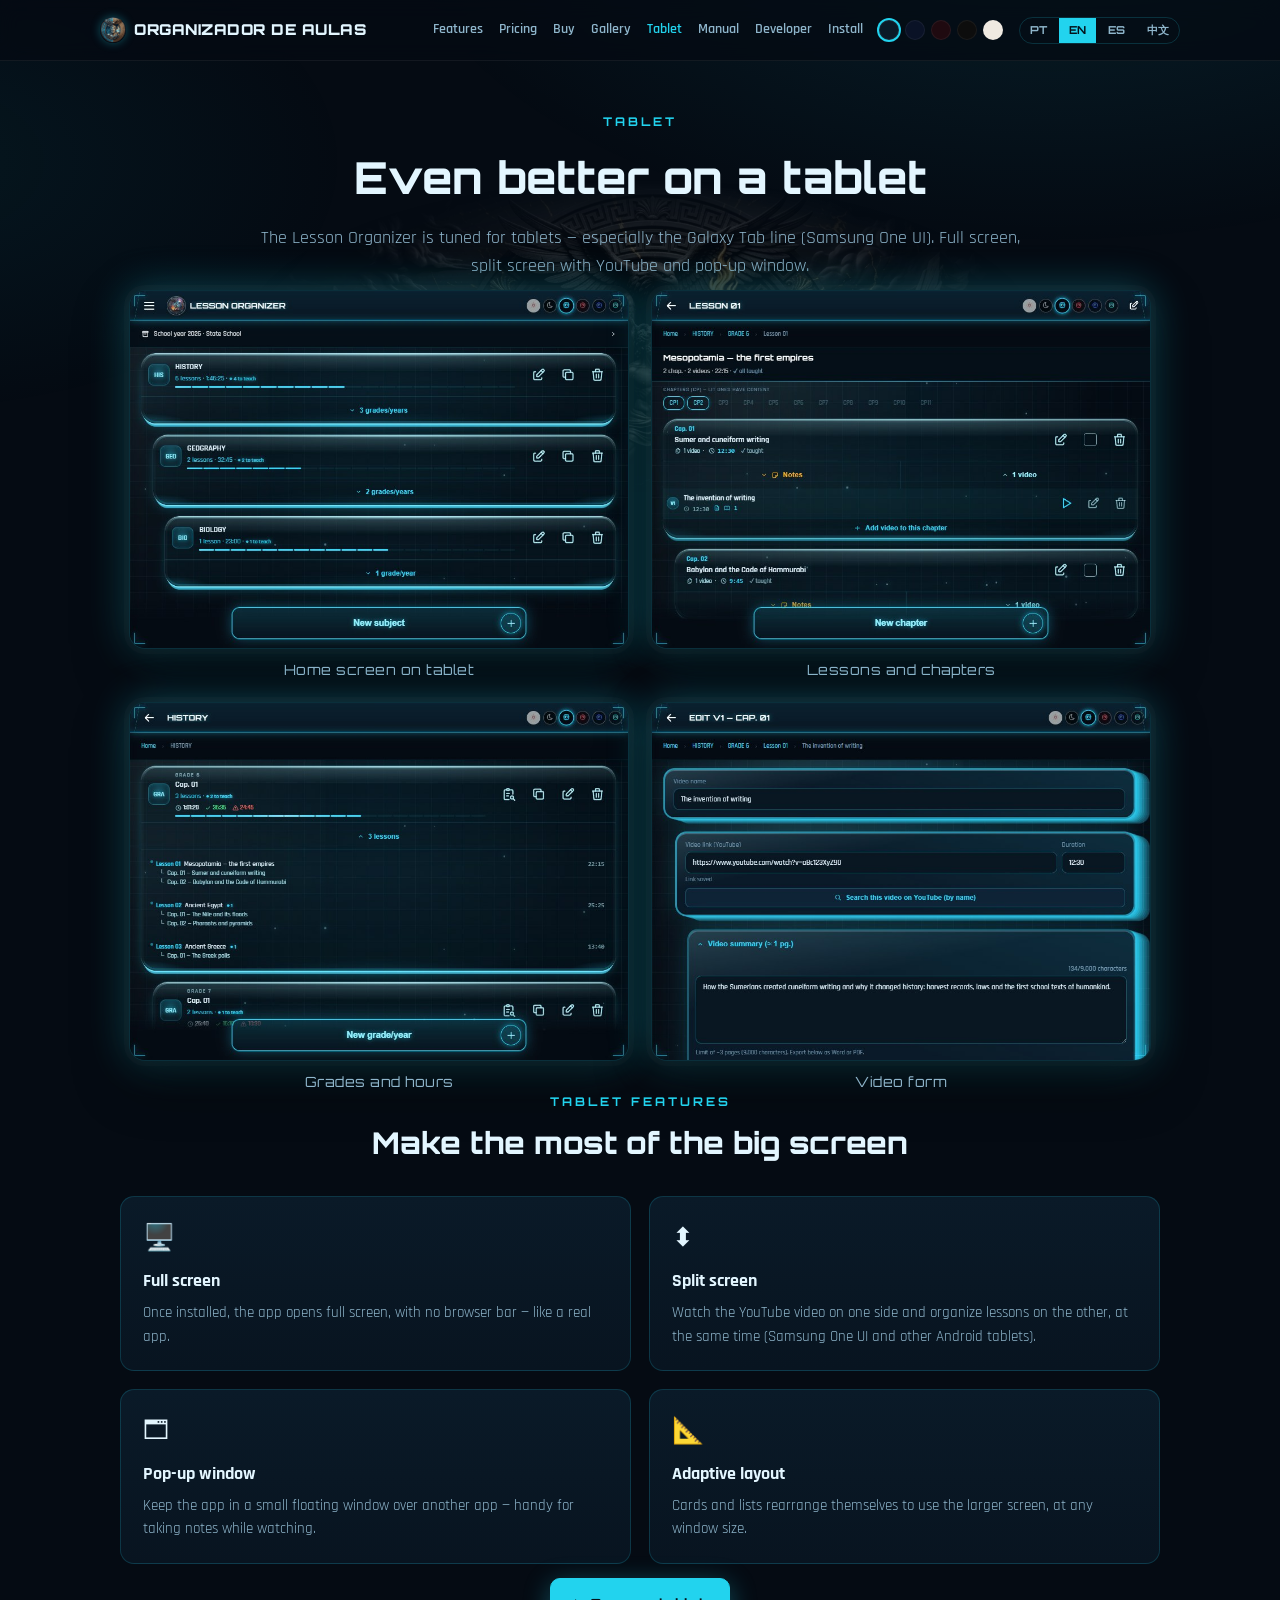
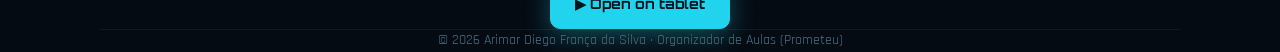
<file: tablet.html>
<!DOCTYPE html>
<html lang="pt-BR">
<head>
<meta charset="UTF-8">
<meta name="viewport" content="width=device-width, initial-scale=1.0">
<link rel="icon" type="image/png" href="media/icone.png">
<title>No tablet — Organizador de Aulas</title>
<meta name="description" content="O Organizador de Aulas no tablet: tela cheia, tela dividida com o YouTube, janela flutuante e layout que aproveita a tela grande.">
<link rel="preconnect" href="https://fonts.googleapis.com">
<link rel="preload" as="style" href="https://fonts.googleapis.com/css2?family=Orbitron:wght@600;700;900&family=Rajdhani:wght@400;500;600;700&display=swap" onload="this.onload=null;this.rel='stylesheet'">
<noscript><link href="https://fonts.googleapis.com/css2?family=Orbitron:wght@600;700;900&family=Rajdhani:wght@400;500;600;700&display=swap" rel="stylesheet"></noscript>
<style>
/* ⚠️ CONSERTO DO TIL — nao apagar. A Orbitron TEM os glifos "ã" e "õ", mas os
   desenha com acento GRAVE ("nào" por "não"); como o glifo existe, nenhuma
   fonte de reserva entra e o erro passa CALADO. Medido em 22/08/2026: so
   ã õ Ã Õ estao errados. Esta familia cobre SO esses 4 e vem antes da
   Orbitron na pilha. Vem do sistema: nao adiciona pedido de rede nem CSP. */
@font-face{font-family:'TilCerto';
  src:local('Segoe UI Semibold'),local('Segoe UI'),local('Roboto'),local('Noto Sans'),local('Arial');
  unicode-range:U+00C3,U+00D5,U+00E3,U+00F5}
:root{ --bg:#050b13;--bg2:#081420;--card:#0a1a28;--card2:#0e2436;
  --txt:#e3f6ff;--txt2:#8fb6cc;--txt3:#4f7183;--acc:#22d3ee;--acc2:#0ea5b7;--gl:rgba(34,211,238,.35);
  --brd:rgba(34,211,238,.18);--brd2:rgba(255,255,255,.06);--glow1:rgba(34,211,238,.10);--glow2:rgba(14,165,183,.08);
  --nav:rgba(5,11,19,.72);--btxt:#04121a;--htmlbg:#050b13;--font-h:'TilCerto','Orbitron',sans-serif;--font-b:'Rajdhani',system-ui,sans-serif; }
html.t-D{ --bg:#000;--bg2:#070707;--card:#0d0d0d;--card2:#141414;--txt:#fff;--txt2:#b8b8b8;--txt3:#6f6f6f;--acc:#f2f2f2;--acc2:#cfcfcf;
  --gl:rgba(255,255,255,.22);--brd:rgba(255,255,255,.16);--brd2:rgba(255,255,255,.06);--glow1:rgba(255,255,255,.05);--glow2:rgba(255,255,255,.03);
  --nav:rgba(0,0,0,.8);--btxt:#000;--htmlbg:#000;--font-h:'Segoe UI',system-ui,Arial,sans-serif;--font-b:'Segoe UI',system-ui,Arial,sans-serif; }
html.t-PR{ --bg:#120407;--bg2:#1a060a;--card:#1f0a10;--card2:#2a0e15;--txt:#ffe6ea;--txt2:#e0a3ad;--txt3:#8a5560;--acc:#ff3b5c;--acc2:#c62740;
  --gl:rgba(255,59,92,.33);--brd:rgba(255,59,92,.20);--brd2:rgba(255,255,255,.06);--glow1:rgba(255,59,92,.10);--glow2:rgba(198,39,64,.07);
  --nav:rgba(18,4,7,.75);--btxt:#fff;--htmlbg:#120407; }
html.t-PB{ --bg:#04060f;--bg2:#070c1a;--card:#0a1226;--card2:#0e1832;--txt:#e6edff;--txt2:#9db0d8;--txt3:#556685;--acc:#3b82f6;--acc2:#2563eb;
  --gl:rgba(59,130,246,.33);--brd:rgba(59,130,246,.20);--brd2:rgba(255,255,255,.06);--glow1:rgba(59,130,246,.10);--glow2:rgba(37,99,235,.07);
  --nav:rgba(4,6,15,.75);--btxt:#fff;--htmlbg:#04060f; }
html.t-L{ --bg:#F0EDE8;--bg2:#e7e2da;--card:#ffffff;--card2:#faf7f2;--txt:#2a2320;--txt2:#6b5f57;--txt3:#9a8d83;--acc:#c0563c;--acc2:#a5432b;
  --gl:rgba(192,86,60,.22);--brd:rgba(192,86,60,.22);--brd2:rgba(0,0,0,.08);--glow1:rgba(192,86,60,.08);--glow2:rgba(165,67,43,.05);
  --nav:rgba(255,255,255,.82);--btxt:#fff;--htmlbg:#F0EDE8;--font-h:'Segoe UI',system-ui,Arial,sans-serif;--font-b:'Segoe UI',system-ui,Arial,sans-serif; }
*{box-sizing:border-box;margin:0;padding:0}
html{scroll-behavior:smooth;background:var(--htmlbg);-webkit-text-size-adjust:100%;text-size-adjust:100%;overflow-x:clip}
body{font-family:var(--font-b);background:var(--bg);color:var(--txt);line-height:1.55;font-size:17px}
body::before{content:"";position:fixed;inset:0;pointer-events:none;z-index:0;
  background:radial-gradient(1100px 560px at 82% -10%,var(--glow1),transparent 60%),radial-gradient(820px 460px at -8% 18%,var(--glow2),transparent 55%);}
/* Arte em mármore do Prometeu como marca d'água do fundo */
:root{--arte:url("media/artes/arte-02-fundo.webp");--arteop:.22}
html.t-L{--arte:url("media/artes/arte-01-fundo.webp");--arteop:.28}
body::after{content:"";position:fixed;inset:0;pointer-events:none;z-index:0;
  background:var(--arte) center 30%/min(92vmin,940px) no-repeat;opacity:var(--arteop)}
.wrap{max-width:1080px;margin:0 auto;padding:0 20px;position:relative;z-index:1}
h1,h2,h3,.brand,.eyebrow{font-family:var(--font-h)}
a{color:var(--acc);text-decoration:none}
.eyebrow{font-size:12px;letter-spacing:3px;text-transform:uppercase;color:var(--acc);font-weight:700}
nav{position:sticky;top:0;z-index:50;backdrop-filter:blur(10px);background:var(--nav);border-bottom:1px solid var(--brd2)}
.nav-in{display:flex;align-items:center;gap:10px 14px;min-height:60px;flex-wrap:wrap;padding:8px 0}
.brand{font-weight:900;font-size:15px;letter-spacing:.5px;color:var(--txt);display:flex;align-items:center;gap:8px}
.brand .dot{width:26px;height:26px;border-radius:50%;box-shadow:0 0 10px var(--gl);display:block}
.nav-links{margin-left:auto;display:flex;gap:8px 16px;align-items:center;flex-wrap:wrap}
.nav-links a{color:var(--txt2);font-size:14px;font-weight:600;transition:color .2s}
.nav-links a:hover,.nav-links a.here{color:var(--acc)}
@media(max-width:720px){ .nav-links{gap:6px 12px;width:100%} .nav-links a{font-size:13px} .brand{font-size:13px} }
.themes{display:flex;gap:6px;align-items:center}
.sw{width:20px;height:20px;border-radius:50%;border:1px solid var(--brd2);cursor:pointer;padding:0}
.sw.on{box-shadow:0 0 0 2px var(--acc)}
.lang{display:flex;gap:2px;border:1px solid var(--brd);border-radius:20px;overflow:hidden}
.lang button{background:none;border:none;color:var(--txt2);padding:5px 10px;font-family:var(--font-h);font-size:11px;font-weight:700;cursor:pointer}
.lang button.on{background:var(--acc);color:var(--btxt)}
header.top{padding:52px 0 10px;text-align:center;max-width:760px;margin:0 auto}
header.top h1{font-size:clamp(28px,5vw,44px);font-weight:800;margin:12px 0}
header.top p{color:var(--txt2);font-size:18px}
section{padding:34px 0}
.tshots{display:flex;flex-wrap:wrap;gap:22px;justify-content:center}
.tshot{flex:0 0 auto;width:min(500px,100%)}
.tshot img{width:100%;border-radius:16px;border:1px solid var(--brd);box-shadow:0 20px 55px rgba(0,0,0,.45),0 0 0 5px rgba(127,127,127,.05),0 0 40px var(--gl);display:block;background:#050b13}
.tshot .cap{text-align:center;color:var(--txt2);font-size:14px;margin-top:10px;font-family:var(--font-h);letter-spacing:.5px}
.sec-h{text-align:center;max-width:640px;margin:0 auto 30px}
.sec-h h2{font-size:clamp(22px,3.4vw,30px);font-weight:800;margin:8px 0}
.grid{display:grid;grid-template-columns:repeat(2,1fr);gap:18px}
.tfeat{background:linear-gradient(180deg,var(--card),var(--bg2));border:1px solid var(--brd);border-radius:14px;padding:22px}
.tfeat .ic{font-size:26px;margin-bottom:8px}
.tfeat h3{font-family:var(--font-b);font-size:18px;margin-bottom:6px}
.tfeat p{color:var(--txt2);font-size:15px}
.cta{text-align:center;margin-top:14px}
.btn{display:inline-flex;align-items:center;gap:9px;padding:14px 24px;border-radius:10px;font-family:var(--font-h);font-weight:700;font-size:14px;cursor:pointer;border:1px solid var(--acc);background:var(--acc);color:var(--btxt);box-shadow:0 6px 26px var(--gl)}
footer{border-top:1px solid var(--brd2);padding:26px 0 50px;color:var(--txt3);font-size:14px;text-align:center;margin-top:26px}
@media(max-width:640px){ .grid{grid-template-columns:1fr} }
</style>
</head>
<body>
<nav><div class="wrap nav-in">
  <a class="brand" href="index.html"><img class="dot" src="media/icone.png" alt=""> ORGANIZADOR DE AULAS</a>
  <div class="nav-links">
    <a href="index.html#recursos" data-i="nav1">Recursos</a>
    <a href="index.html#preco" data-i="nav3">Preço</a>
    <a href="comprar.html" data-i="nav9">Comprar</a>
    <a href="galeria.html" data-i="nav6">Galeria</a>
    <a href="tablet.html" class="here" data-i="nav8">Tablet</a>
    <a href="manual.html" data-i="nav5">Manual</a>
    <a href="desenvolvedor.html" data-i="nav7">Desenvolvedor</a>
    <a href="index.html#instalar" data-i="nav4">Instalar</a>
    <div class="themes" id="themes" title="Tema">
      <button class="sw" data-t="P"  style="background:#0a1a28" aria-label="Prometeu"></button>
      <button class="sw" data-t="PB" style="background:#0a1226" aria-label="Azul"></button>
      <button class="sw" data-t="PR" style="background:#1f0a10" aria-label="Vermelho"></button>
      <button class="sw" data-t="D"  style="background:#0d0d0d" aria-label="Escuro"></button>
      <button class="sw" data-t="L"  style="background:#efe9e1" aria-label="Claro"></button>
    </div>
    <div class="lang" id="lang">
      <button data-l="pt" class="on">PT</button><button data-l="en">EN</button><button data-l="es">ES</button><button data-l="zh">中文</button>
    </div>
  </div>
</div></nav>

<header class="top wrap">
  <div class="eyebrow" data-i="eyebrow">Tablet</div>
  <h1 data-i="tTitle">No tablet, ainda melhor</h1>
  <p data-i="tLead">O Organizador de Aulas foi ajustado para tablets — em especial a linha Galaxy Tab (One UI da Samsung). Tela cheia, tela dividida com o YouTube e janela flutuante.</p>
</header>

<section class="wrap">
  <div class="tshots" id="tshots">
    <div class="tshot"><img loading="lazy" data-tab="01-materias" src="screenshots/tab-pt-01-materias.jpg" alt=""><div class="cap" data-i="c1">Tela inicial no tablet</div></div>
    <div class="tshot"><img loading="lazy" data-tab="03-capitulos" src="screenshots/tab-pt-03-capitulos.jpg" alt=""><div class="cap" data-i="c2">Aulas e capítulos</div></div>
    <div class="tshot"><img loading="lazy" data-tab="02-series-horas" src="screenshots/tab-pt-02-series-horas.jpg" alt=""><div class="cap" data-i="c3">Séries e horas</div></div>
    <div class="tshot"><img loading="lazy" data-tab="04-video" src="screenshots/tab-pt-04-video.jpg" alt=""><div class="cap" data-i="c4">Formulário do vídeo</div></div>
  </div>
</section>

<section class="wrap">
  <div class="sec-h">
    <div class="eyebrow" data-i="s-e">Recursos de tablet</div>
    <h2 data-i="s-h">Aproveite a tela grande</h2>
  </div>
  <div class="grid">
    <div class="tfeat"><div class="ic">🖥️</div><h3 data-i="f1t">Tela cheia</h3><p data-i="f1p">Instalado, o app abre em tela cheia, sem a barra do navegador — como um aplicativo de verdade.</p></div>
    <div class="tfeat"><div class="ic">⬍</div><h3 data-i="f2t">Tela dividida</h3><p data-i="f2p">Assista ao vídeo do YouTube de um lado e organize as aulas do outro, ao mesmo tempo (One UI da Samsung e outros tablets Android).</p></div>
    <div class="tfeat"><div class="ic">🗔</div><h3 data-i="f3t">Janela flutuante</h3><p data-i="f3p">Deixe o app numa janelinha flutuante por cima de outro aplicativo — prático para anotar enquanto assiste.</p></div>
    <div class="tfeat"><div class="ic">📐</div><h3 data-i="f4t">Layout que se adapta</h3><p data-i="f4p">Os cartões e as listas se reorganizam sozinhos para aproveitar a tela maior, em qualquer tamanho de janela.</p></div>
  </div>
  <div class="cta"><a class="btn" href="https://arimardiego-afk.github.io/organizador-de-aulas/?src=play" target="_blank" rel="noopener" data-i="cta">▶ Abrir no tablet</a></div>
</section>

<footer class="wrap">© 2026 Arimar Diego França da Silva · Organizador de Aulas (Prometeu)</footer>

<script>
const LANGS=['pt','en','es','zh'];
const LANG_HTML={pt:'pt-BR',en:'en',es:'es',zh:'zh-CN'};
const I={
  nav1:['Recursos','Features','Recursos','功能'], nav3:['Preço','Pricing','Precio','价格'],
  nav4:['Instalar','Install','Instalar','安装'], nav5:['Manual','Manual','Manual','手册'],
  nav6:['Galeria','Gallery','Galería','图库'], nav7:['Desenvolvedor','Developer','Desarrollador','开发者'],
  nav8:['Tablet','Tablet','Tablet','平板'], nav9:['Comprar','Buy','Comprar','购买'],
  eyebrow:['Tablet','Tablet','Tablet','平板'],
  tTitle:['No tablet, ainda melhor','Even better on a tablet','Aún mejor en tablet','平板上，体验更佳'],
  tLead:['O Organizador de Aulas foi ajustado para tablets — em especial a linha Galaxy Tab (One UI da Samsung). Tela cheia, tela dividida com o YouTube e janela flutuante.',
         'The Lesson Organizer is tuned for tablets — especially the Galaxy Tab line (Samsung One UI). Full screen, split screen with YouTube and pop-up window.',
         'El Organizador de Clases está ajustado para tablets — en especial la línea Galaxy Tab (One UI de Samsung). Pantalla completa, pantalla dividida con YouTube y ventana flotante.',
         '课程管理器针对平板做了优化 —— 尤其是三星 Galaxy Tab（One UI）。支持全屏、与 YouTube 分屏，以及悬浮窗。'],
  c1:['Tela inicial no tablet','Home screen on tablet','Pantalla de inicio en tablet','平板上的主界面'],
  c2:['Aulas e capítulos','Lessons and chapters','Clases y capítulos','课程与章节'],
  c3:['Séries e horas','Grades and hours','Cursos y horas','年级与课时'],
  c4:['Formulário do vídeo','Video form','Formulario del vídeo','视频表单'],
  's-e':['Recursos de tablet','Tablet features','Funciones de tablet','平板功能'],
  's-h':['Aproveite a tela grande','Make the most of the big screen','Aprovecha la pantalla grande','充分利用大屏幕'],
  f1t:['Tela cheia','Full screen','Pantalla completa','全屏'],
  f1p:['Instalado, o app abre em tela cheia, sem a barra do navegador — como um aplicativo de verdade.',
       'Once installed, the app opens full screen, with no browser bar — like a real app.',
       'Instalado, la app se abre a pantalla completa, sin barra del navegador — como una app de verdad.',
       '安装后，应用全屏打开，没有浏览器地址栏 —— 如同真正的原生应用。'],
  f2t:['Tela dividida','Split screen','Pantalla dividida','分屏'],
  f2p:['Assista ao vídeo do YouTube de um lado e organize as aulas do outro, ao mesmo tempo (One UI da Samsung e outros tablets Android).',
       'Watch the YouTube video on one side and organize lessons on the other, at the same time (Samsung One UI and other Android tablets).',
       'Mira el vídeo de YouTube de un lado y organiza las clases del otro, a la vez (One UI de Samsung y otros tablets Android).',
       '一边看 YouTube 视频，一边整理课程，同时进行（三星 One UI 及其他安卓平板）。'],
  f3t:['Janela flutuante','Pop-up window','Ventana flotante','悬浮窗'],
  f3p:['Deixe o app numa janelinha flutuante por cima de outro aplicativo — prático para anotar enquanto assiste.',
       'Keep the app in a small floating window over another app — handy for taking notes while watching.',
       'Deja la app en una ventanita flotante sobre otra app — práctico para tomar notas mientras miras.',
       '让应用以悬浮小窗置于其他应用之上 —— 边看边记笔记，十分方便。'],
  f4t:['Layout que se adapta','Adaptive layout','Diseño adaptable','自适应布局'],
  f4p:['Os cartões e as listas se reorganizam sozinhos para aproveitar a tela maior, em qualquer tamanho de janela.',
       'Cards and lists rearrange themselves to use the larger screen, at any window size.',
       'Las tarjetas y listas se reorganizan solas para aprovechar la pantalla mayor, en cualquier tamaño de ventana.',
       '卡片和列表会自动重新排列，充分利用更大的屏幕，适配任意窗口尺寸。'],
  cta:['▶ Abrir no tablet','▶ Open on tablet','▶ Abrir en tablet','▶ 在平板上打开']
};
const LKEY='prometeu.site.lang', TKEY='prometeu.site.theme';
function setL(l){
  if(!LANGS.includes(l))l='pt';
  const i=LANGS.indexOf(l);
  document.documentElement.lang=LANG_HTML[l];
  document.querySelectorAll('#lang button').forEach(b=>b.classList.toggle('on',b.dataset.l===l));
  document.querySelectorAll('[data-i]').forEach(el=>{const v=I[el.getAttribute('data-i')];if(v&&v[i]!=null)el.innerHTML=v[i];});
  const sl=(l==='zh')?'zh':(l==='en')?'en':'pt';
  document.querySelectorAll('#tshots img[data-tab]').forEach(img=>{img.src='screenshots/tab-'+sl+'-'+img.dataset.tab+'.jpg';});
  try{localStorage.setItem(LKEY,l);}catch(e){}
}
function setTheme(t){
  document.documentElement.className=(t==='P')?'':'t-'+t;
  document.querySelectorAll('#themes .sw').forEach(b=>b.classList.toggle('on',b.dataset.t===t));
  try{localStorage.setItem(TKEY,t);}catch(e){}
}
document.querySelectorAll('#lang button').forEach(b=>b.onclick=()=>setL(b.dataset.l));
document.querySelectorAll('#themes .sw').forEach(b=>b.onclick=()=>setTheme(b.dataset.t));
(function(){
  let l='pt',t='P';
  try{l=localStorage.getItem(LKEY);}catch(e){}
  if(!l){const n=(navigator.language||'pt');l=/^zh/i.test(n)?'zh':/^es/i.test(n)?'es':/^en/i.test(n)?'en':'pt';}
  try{t=localStorage.getItem(TKEY)||'P';}catch(e){}
  setTheme(t); setL(l);
})();
</script>
</body>
</html>
</file>
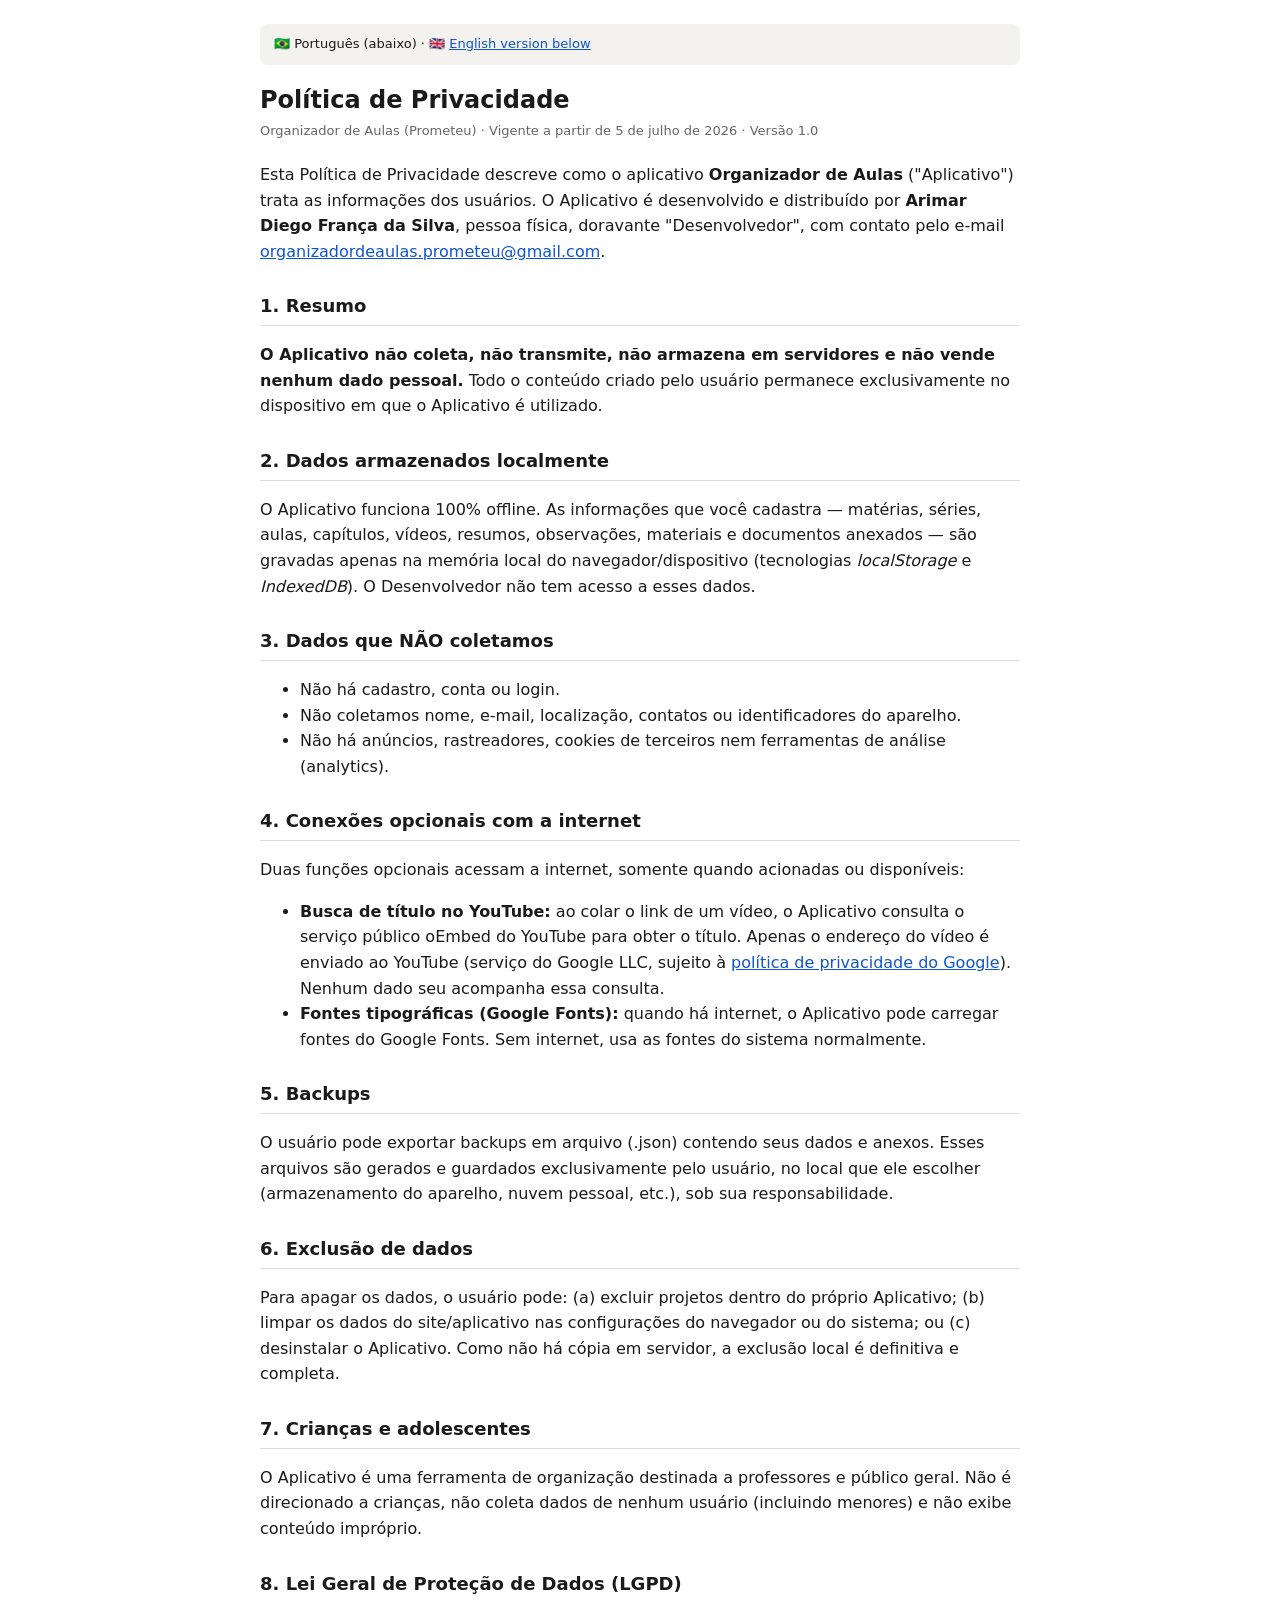
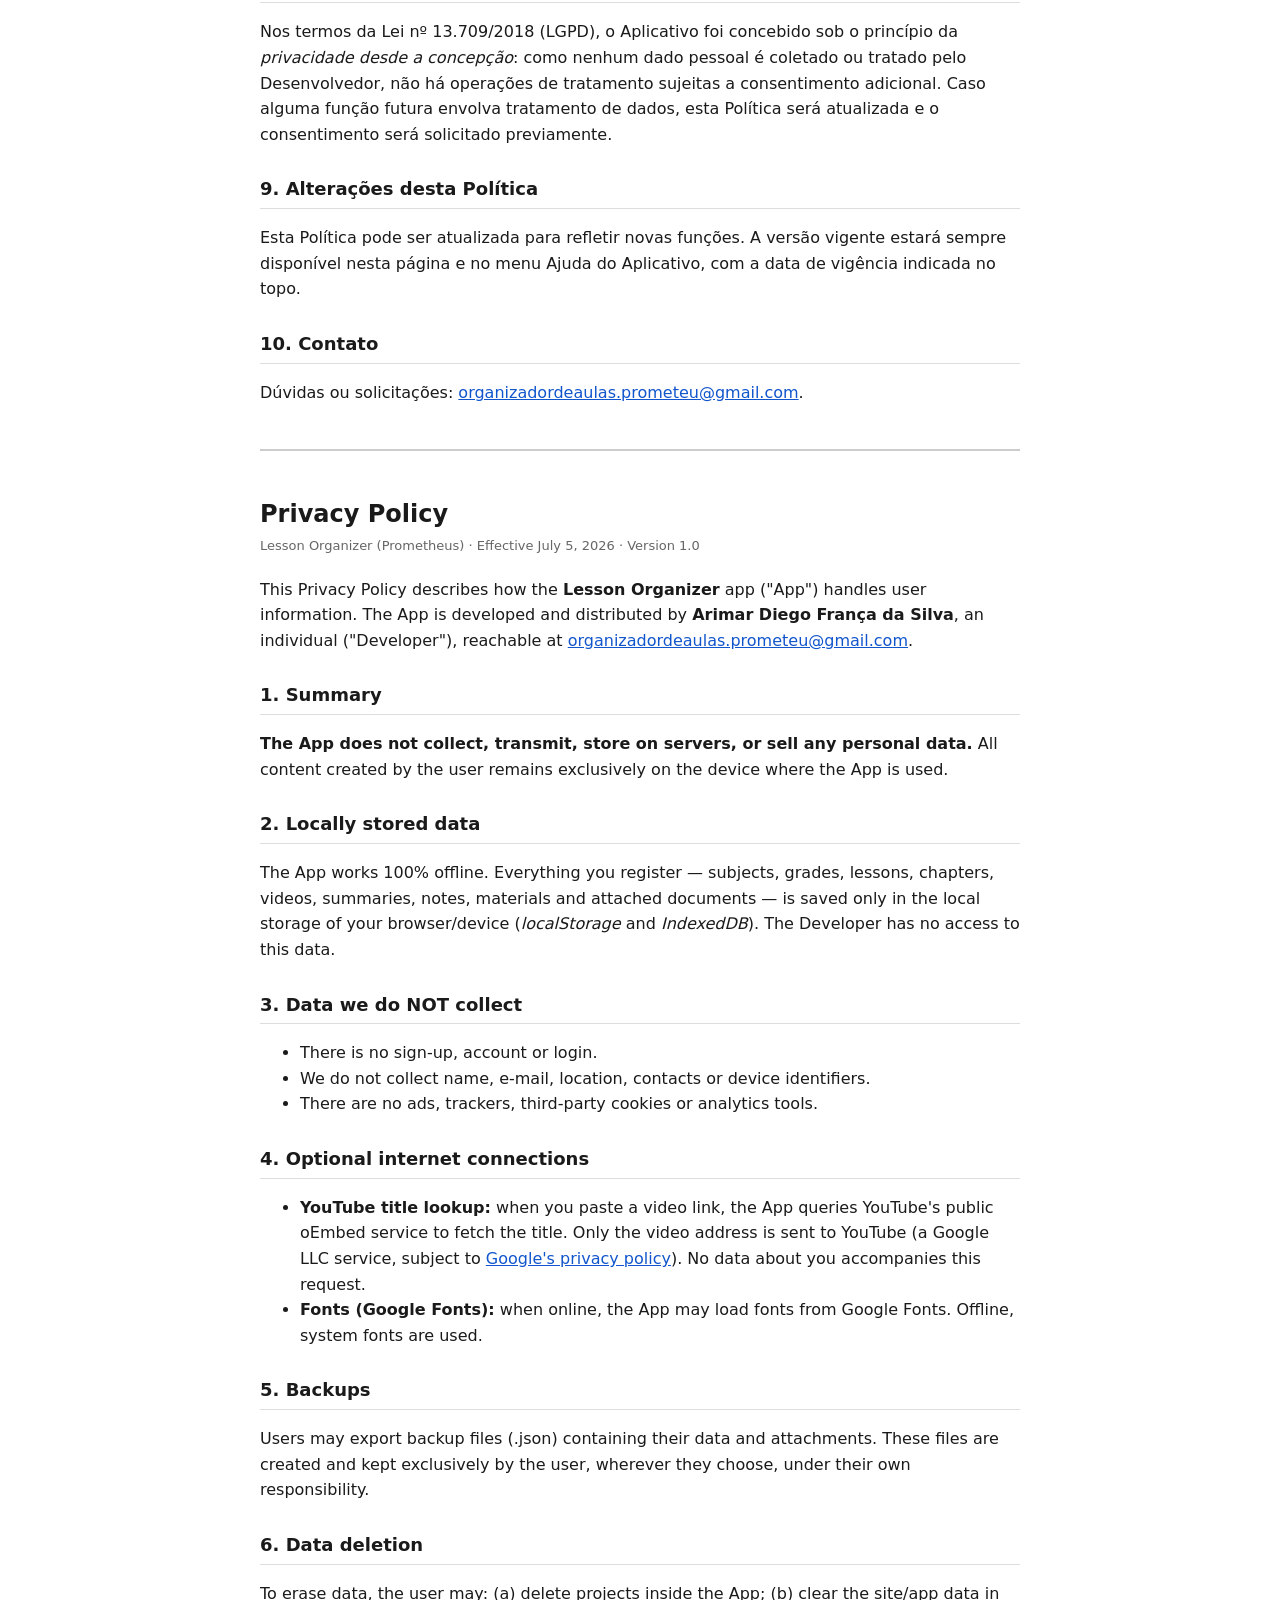
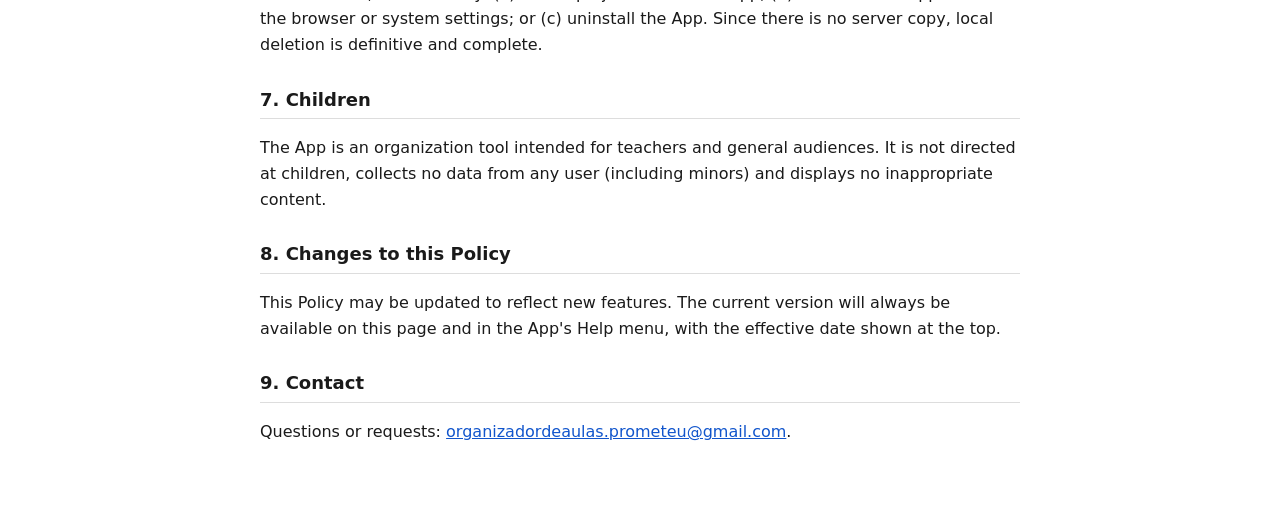
<file: app/privacidade.html>
<!DOCTYPE html>
<html lang="pt-BR">
<head>
<meta charset="UTF-8">
<meta name="viewport" content="width=device-width, initial-scale=1.0">
<title>Política de Privacidade — Organizador de Aulas</title>
<style>
body{font-family:system-ui,-apple-system,sans-serif;max-width:760px;margin:0 auto;padding:24px 18px 60px;line-height:1.6;color:#1a1a1a;background:#fff}
h1{font-size:24px;margin-bottom:2px}
h2{font-size:18px;margin-top:28px;border-bottom:1px solid #ddd;padding-bottom:4px}
.meta{color:#666;font-size:13px;margin-bottom:20px}
.lang{background:#f4f2ee;border-radius:8px;padding:10px 14px;font-size:13px}
a{color:#1155cc}
hr{margin:44px 0;border:none;border-top:2px solid #ccc}
@media (prefers-color-scheme:dark){body{background:#111;color:#eee}.lang{background:#222}h2{border-color:#333}a{color:#7ab4ff}}
</style>
</head>
<body>

<div class="lang">🇧🇷 Português (abaixo) · 🇬🇧 <a href="#en">English version below</a></div>

<h1>Política de Privacidade</h1>
<div class="meta">Organizador de Aulas (Prometeu) · Vigente a partir de 5 de julho de 2026 · Versão 1.0</div>

<p>Esta Política de Privacidade descreve como o aplicativo <b>Organizador de Aulas</b> ("Aplicativo") trata as informações dos usuários. O Aplicativo é desenvolvido e distribuído por <b>Arimar Diego França da Silva</b>, pessoa física, doravante "Desenvolvedor", com contato pelo e-mail <a href="mailto:organizadordeaulas.prometeu@gmail.com">organizadordeaulas.prometeu@gmail.com</a>.</p>

<h2>1. Resumo</h2>
<p><b>O Aplicativo não coleta, não transmite, não armazena em servidores e não vende nenhum dado pessoal.</b> Todo o conteúdo criado pelo usuário permanece exclusivamente no dispositivo em que o Aplicativo é utilizado.</p>

<h2>2. Dados armazenados localmente</h2>
<p>O Aplicativo funciona 100% offline. As informações que você cadastra — matérias, séries, aulas, capítulos, vídeos, resumos, observações, materiais e documentos anexados — são gravadas apenas na memória local do navegador/dispositivo (tecnologias <i>localStorage</i> e <i>IndexedDB</i>). O Desenvolvedor não tem acesso a esses dados.</p>

<h2>3. Dados que NÃO coletamos</h2>
<ul>
<li>Não há cadastro, conta ou login.</li>
<li>Não coletamos nome, e-mail, localização, contatos ou identificadores do aparelho.</li>
<li>Não há anúncios, rastreadores, cookies de terceiros nem ferramentas de análise (analytics).</li>
</ul>

<h2>4. Conexões opcionais com a internet</h2>
<p>Duas funções opcionais acessam a internet, somente quando acionadas ou disponíveis:</p>
<ul>
<li><b>Busca de título no YouTube:</b> ao colar o link de um vídeo, o Aplicativo consulta o serviço público oEmbed do YouTube para obter o título. Apenas o endereço do vídeo é enviado ao YouTube (serviço do Google LLC, sujeito à <a href="https://policies.google.com/privacy">política de privacidade do Google</a>). Nenhum dado seu acompanha essa consulta.</li>
<li><b>Fontes tipográficas (Google Fonts):</b> quando há internet, o Aplicativo pode carregar fontes do Google Fonts. Sem internet, usa as fontes do sistema normalmente.</li>
</ul>

<h2>5. Backups</h2>
<p>O usuário pode exportar backups em arquivo (.json) contendo seus dados e anexos. Esses arquivos são gerados e guardados exclusivamente pelo usuário, no local que ele escolher (armazenamento do aparelho, nuvem pessoal, etc.), sob sua responsabilidade.</p>

<h2>6. Exclusão de dados</h2>
<p>Para apagar os dados, o usuário pode: (a) excluir projetos dentro do próprio Aplicativo; (b) limpar os dados do site/aplicativo nas configurações do navegador ou do sistema; ou (c) desinstalar o Aplicativo. Como não há cópia em servidor, a exclusão local é definitiva e completa.</p>

<h2>7. Crianças e adolescentes</h2>
<p>O Aplicativo é uma ferramenta de organização destinada a professores e público geral. Não é direcionado a crianças, não coleta dados de nenhum usuário (incluindo menores) e não exibe conteúdo impróprio.</p>

<h2>8. Lei Geral de Proteção de Dados (LGPD)</h2>
<p>Nos termos da Lei nº 13.709/2018 (LGPD), o Aplicativo foi concebido sob o princípio da <i>privacidade desde a concepção</i>: como nenhum dado pessoal é coletado ou tratado pelo Desenvolvedor, não há operações de tratamento sujeitas a consentimento adicional. Caso alguma função futura envolva tratamento de dados, esta Política será atualizada e o consentimento será solicitado previamente.</p>

<h2>9. Alterações desta Política</h2>
<p>Esta Política pode ser atualizada para refletir novas funções. A versão vigente estará sempre disponível nesta página e no menu Ajuda do Aplicativo, com a data de vigência indicada no topo.</p>

<h2>10. Contato</h2>
<p>Dúvidas ou solicitações: <a href="mailto:organizadordeaulas.prometeu@gmail.com">organizadordeaulas.prometeu@gmail.com</a>.</p>

<hr>

<h1 id="en">Privacy Policy</h1>
<div class="meta">Lesson Organizer (Prometheus) · Effective July 5, 2026 · Version 1.0</div>

<p>This Privacy Policy describes how the <b>Lesson Organizer</b> app ("App") handles user information. The App is developed and distributed by <b>Arimar Diego França da Silva</b>, an individual ("Developer"), reachable at <a href="mailto:organizadordeaulas.prometeu@gmail.com">organizadordeaulas.prometeu@gmail.com</a>.</p>

<h2>1. Summary</h2>
<p><b>The App does not collect, transmit, store on servers, or sell any personal data.</b> All content created by the user remains exclusively on the device where the App is used.</p>

<h2>2. Locally stored data</h2>
<p>The App works 100% offline. Everything you register — subjects, grades, lessons, chapters, videos, summaries, notes, materials and attached documents — is saved only in the local storage of your browser/device (<i>localStorage</i> and <i>IndexedDB</i>). The Developer has no access to this data.</p>

<h2>3. Data we do NOT collect</h2>
<ul>
<li>There is no sign-up, account or login.</li>
<li>We do not collect name, e-mail, location, contacts or device identifiers.</li>
<li>There are no ads, trackers, third-party cookies or analytics tools.</li>
</ul>

<h2>4. Optional internet connections</h2>
<ul>
<li><b>YouTube title lookup:</b> when you paste a video link, the App queries YouTube's public oEmbed service to fetch the title. Only the video address is sent to YouTube (a Google LLC service, subject to <a href="https://policies.google.com/privacy">Google's privacy policy</a>). No data about you accompanies this request.</li>
<li><b>Fonts (Google Fonts):</b> when online, the App may load fonts from Google Fonts. Offline, system fonts are used.</li>
</ul>

<h2>5. Backups</h2>
<p>Users may export backup files (.json) containing their data and attachments. These files are created and kept exclusively by the user, wherever they choose, under their own responsibility.</p>

<h2>6. Data deletion</h2>
<p>To erase data, the user may: (a) delete projects inside the App; (b) clear the site/app data in the browser or system settings; or (c) uninstall the App. Since there is no server copy, local deletion is definitive and complete.</p>

<h2>7. Children</h2>
<p>The App is an organization tool intended for teachers and general audiences. It is not directed at children, collects no data from any user (including minors) and displays no inappropriate content.</p>

<h2>8. Changes to this Policy</h2>
<p>This Policy may be updated to reflect new features. The current version will always be available on this page and in the App's Help menu, with the effective date shown at the top.</p>

<h2>9. Contact</h2>
<p>Questions or requests: <a href="mailto:organizadordeaulas.prometeu@gmail.com">organizadordeaulas.prometeu@gmail.com</a>.</p>

</body>
</html>
</file>
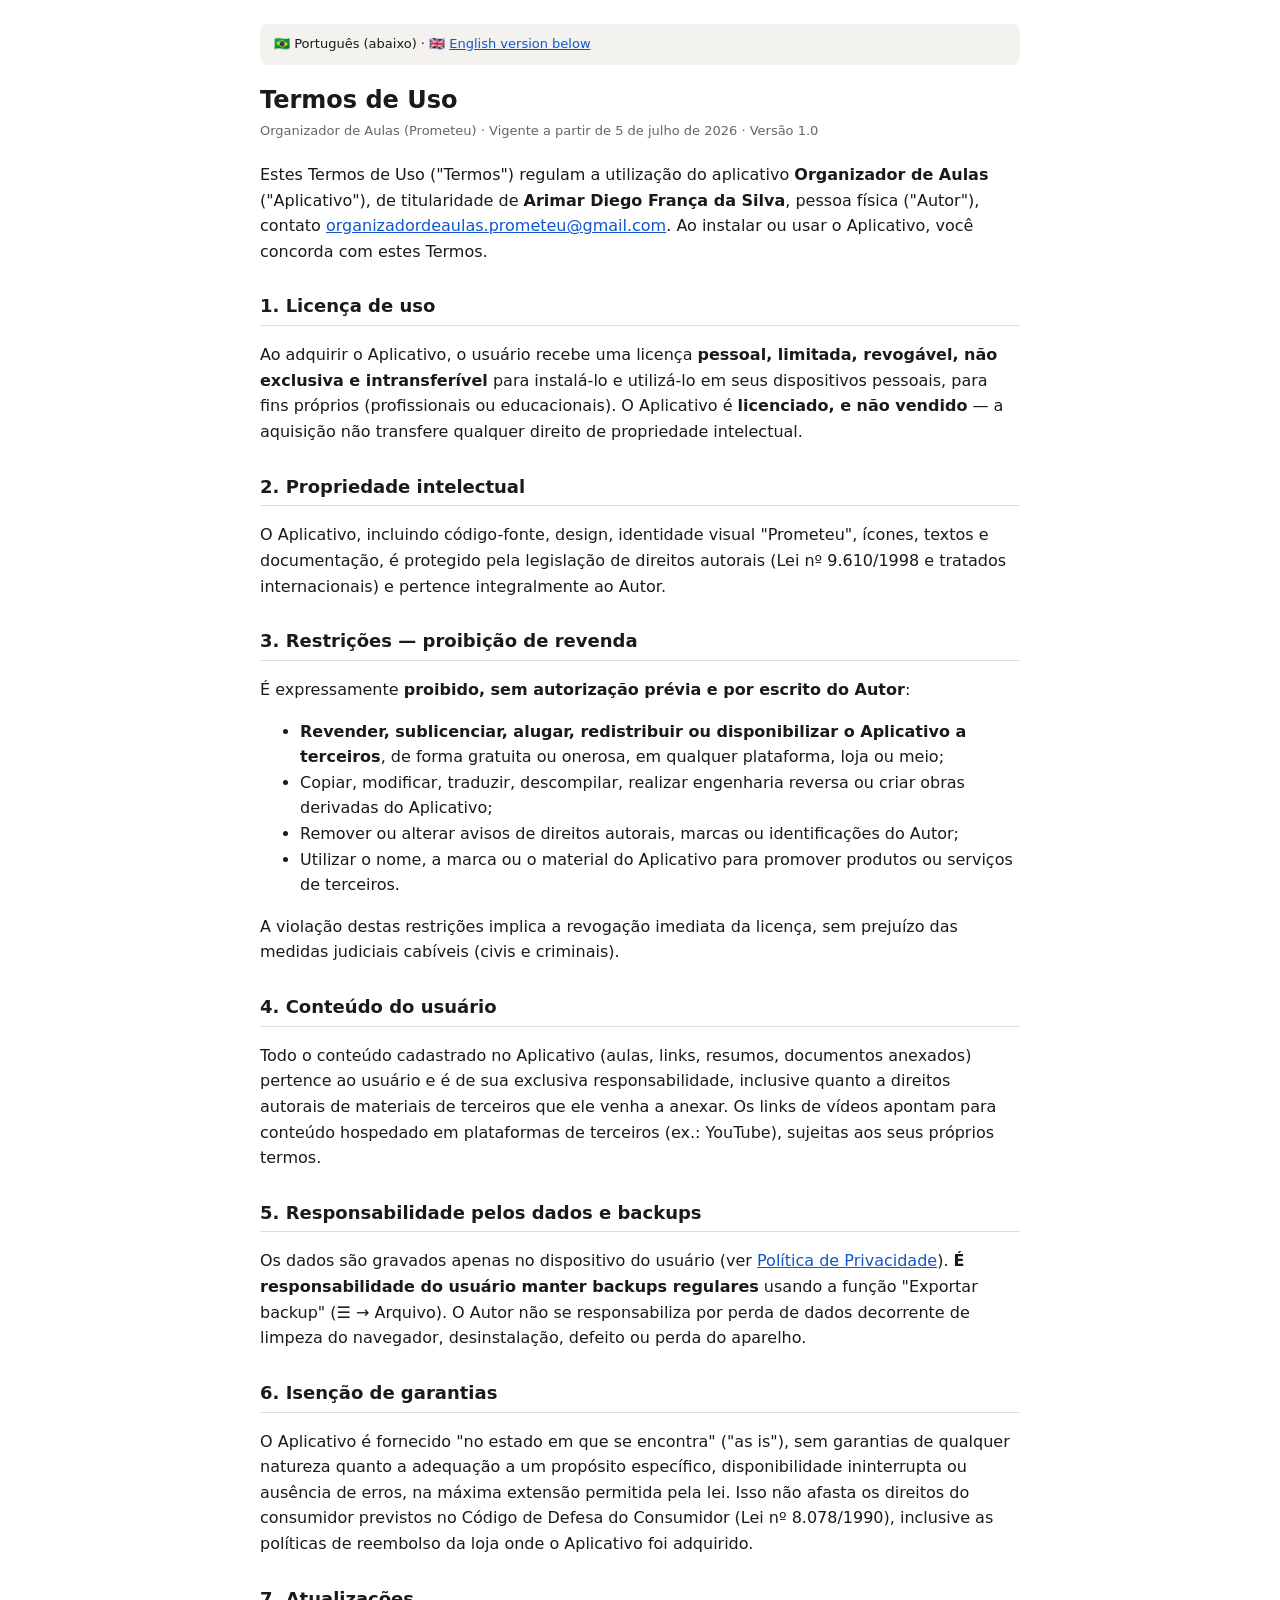
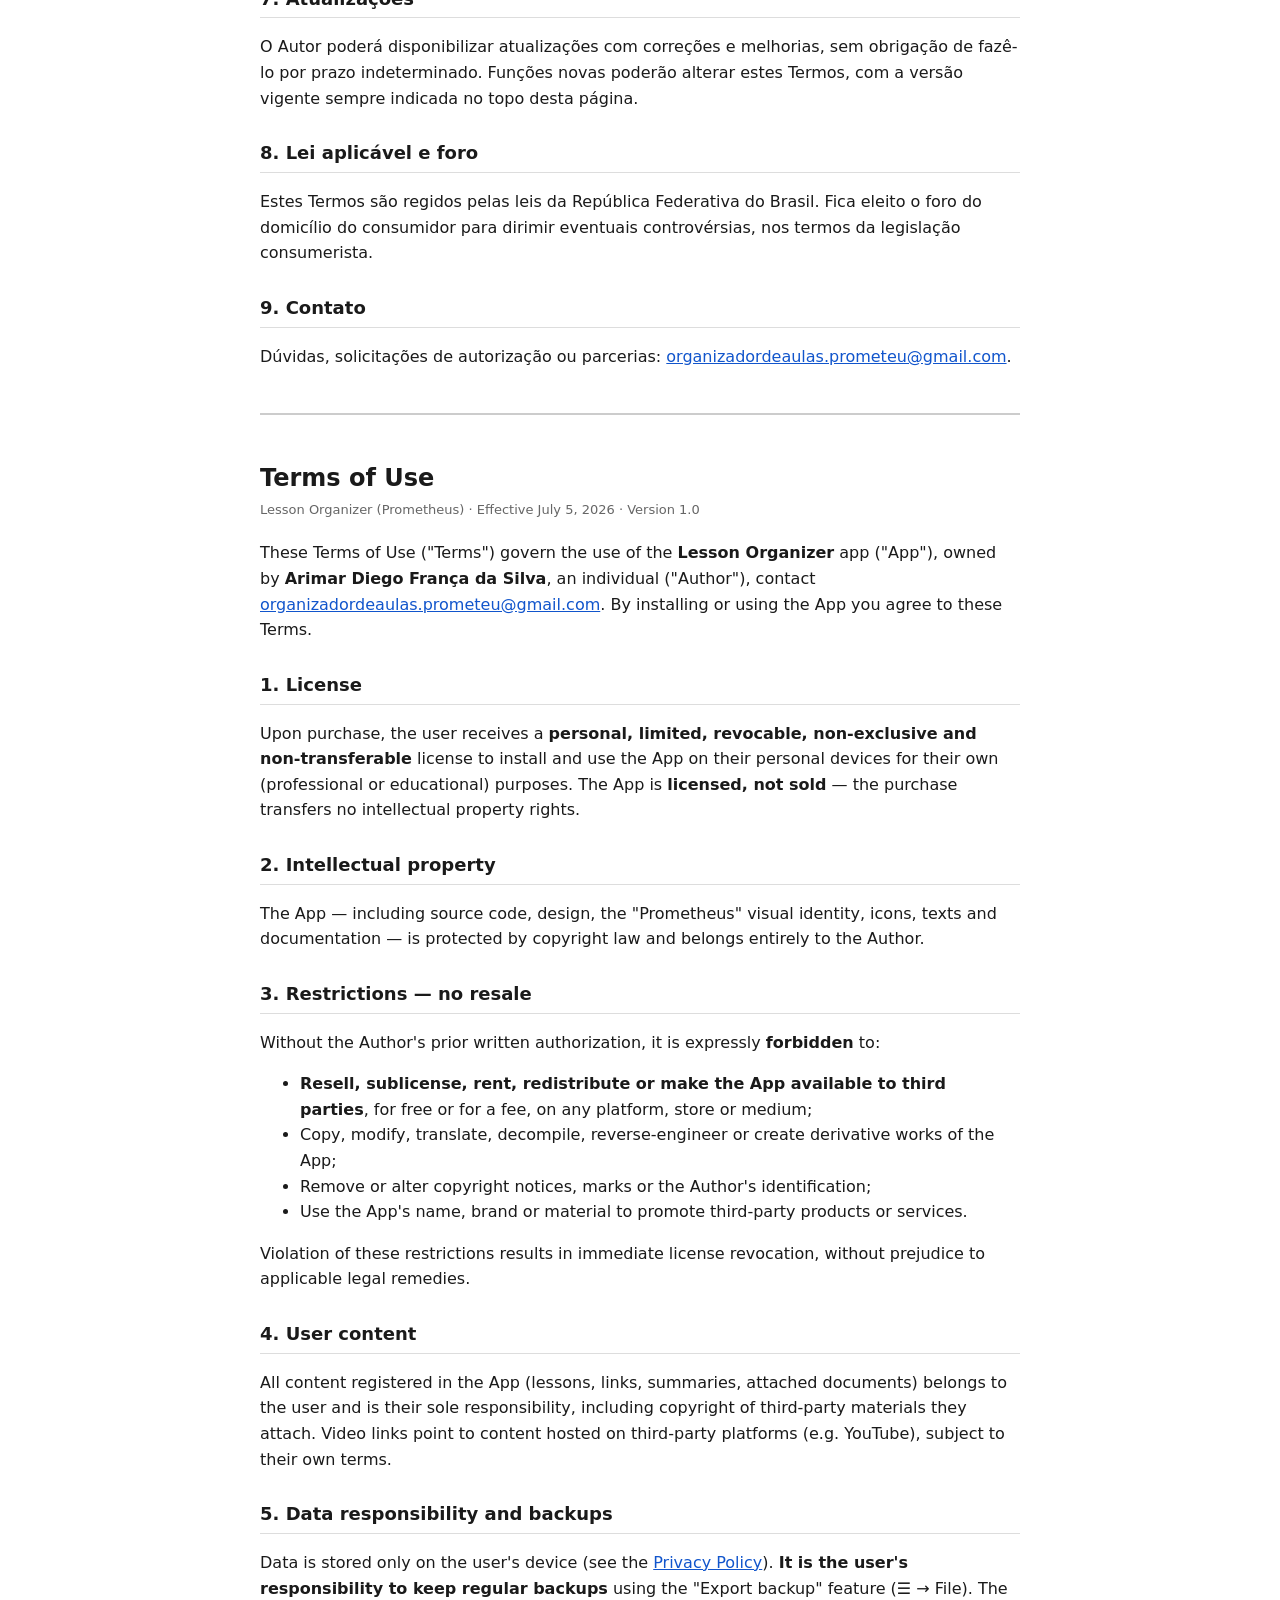
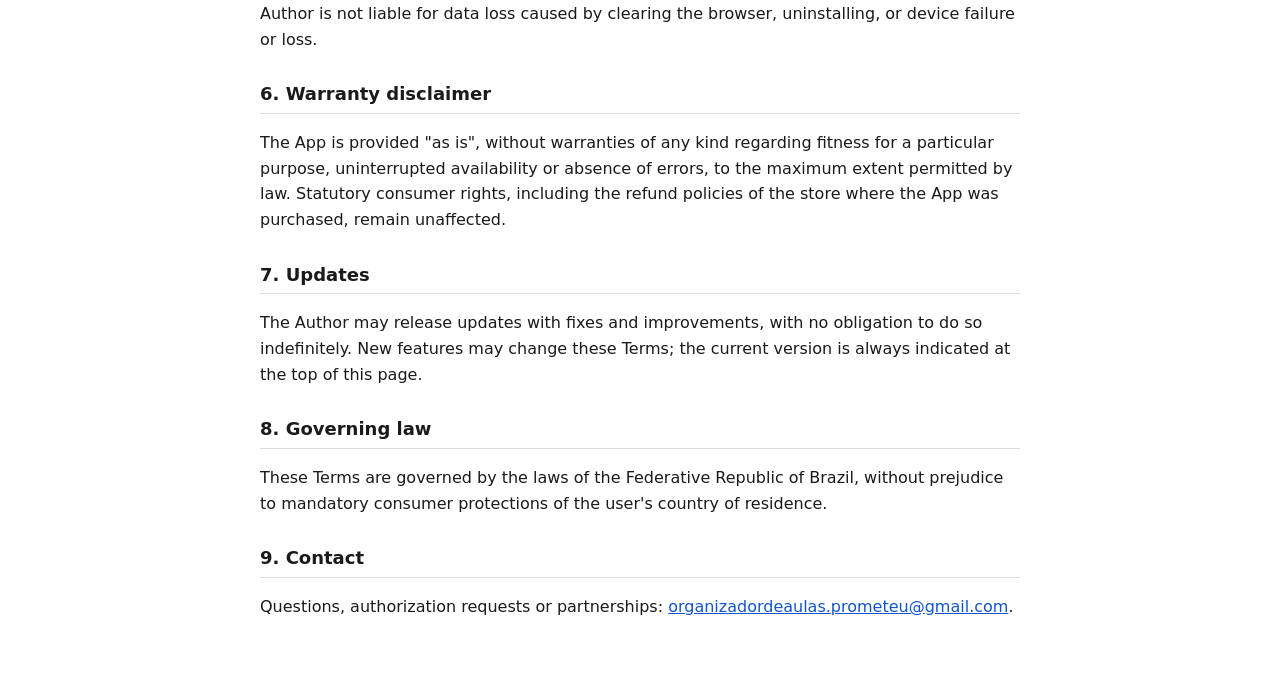
<file: app/termos.html>
<!DOCTYPE html>
<html lang="pt-BR">
<head>
<meta charset="UTF-8">
<meta name="viewport" content="width=device-width, initial-scale=1.0">
<title>Termos de Uso — Organizador de Aulas</title>
<style>
body{font-family:system-ui,-apple-system,sans-serif;max-width:760px;margin:0 auto;padding:24px 18px 60px;line-height:1.6;color:#1a1a1a;background:#fff}
h1{font-size:24px;margin-bottom:2px}
h2{font-size:18px;margin-top:28px;border-bottom:1px solid #ddd;padding-bottom:4px}
.meta{color:#666;font-size:13px;margin-bottom:20px}
.lang{background:#f4f2ee;border-radius:8px;padding:10px 14px;font-size:13px}
a{color:#1155cc}
hr{margin:44px 0;border:none;border-top:2px solid #ccc}
@media (prefers-color-scheme:dark){body{background:#111;color:#eee}.lang{background:#222}h2{border-color:#333}a{color:#7ab4ff}}
</style>
</head>
<body>

<div class="lang">🇧🇷 Português (abaixo) · 🇬🇧 <a href="#en">English version below</a></div>

<h1>Termos de Uso</h1>
<div class="meta">Organizador de Aulas (Prometeu) · Vigente a partir de 5 de julho de 2026 · Versão 1.0</div>

<p>Estes Termos de Uso ("Termos") regulam a utilização do aplicativo <b>Organizador de Aulas</b> ("Aplicativo"), de titularidade de <b>Arimar Diego França da Silva</b>, pessoa física ("Autor"), contato <a href="mailto:organizadordeaulas.prometeu@gmail.com">organizadordeaulas.prometeu@gmail.com</a>. Ao instalar ou usar o Aplicativo, você concorda com estes Termos.</p>

<h2>1. Licença de uso</h2>
<p>Ao adquirir o Aplicativo, o usuário recebe uma licença <b>pessoal, limitada, revogável, não exclusiva e intransferível</b> para instalá-lo e utilizá-lo em seus dispositivos pessoais, para fins próprios (profissionais ou educacionais). O Aplicativo é <b>licenciado, e não vendido</b> — a aquisição não transfere qualquer direito de propriedade intelectual.</p>

<h2>2. Propriedade intelectual</h2>
<p>O Aplicativo, incluindo código-fonte, design, identidade visual "Prometeu", ícones, textos e documentação, é protegido pela legislação de direitos autorais (Lei nº 9.610/1998 e tratados internacionais) e pertence integralmente ao Autor.</p>

<h2>3. Restrições — proibição de revenda</h2>
<p>É expressamente <b>proibido, sem autorização prévia e por escrito do Autor</b>:</p>
<ul>
<li><b>Revender, sublicenciar, alugar, redistribuir ou disponibilizar o Aplicativo a terceiros</b>, de forma gratuita ou onerosa, em qualquer plataforma, loja ou meio;</li>
<li>Copiar, modificar, traduzir, descompilar, realizar engenharia reversa ou criar obras derivadas do Aplicativo;</li>
<li>Remover ou alterar avisos de direitos autorais, marcas ou identificações do Autor;</li>
<li>Utilizar o nome, a marca ou o material do Aplicativo para promover produtos ou serviços de terceiros.</li>
</ul>
<p>A violação destas restrições implica a revogação imediata da licença, sem prejuízo das medidas judiciais cabíveis (civis e criminais).</p>

<h2>4. Conteúdo do usuário</h2>
<p>Todo o conteúdo cadastrado no Aplicativo (aulas, links, resumos, documentos anexados) pertence ao usuário e é de sua exclusiva responsabilidade, inclusive quanto a direitos autorais de materiais de terceiros que ele venha a anexar. Os links de vídeos apontam para conteúdo hospedado em plataformas de terceiros (ex.: YouTube), sujeitas aos seus próprios termos.</p>

<h2>5. Responsabilidade pelos dados e backups</h2>
<p>Os dados são gravados apenas no dispositivo do usuário (ver <a href="privacidade.html">Política de Privacidade</a>). <b>É responsabilidade do usuário manter backups regulares</b> usando a função "Exportar backup" (☰ → Arquivo). O Autor não se responsabiliza por perda de dados decorrente de limpeza do navegador, desinstalação, defeito ou perda do aparelho.</p>

<h2>6. Isenção de garantias</h2>
<p>O Aplicativo é fornecido "no estado em que se encontra" ("as is"), sem garantias de qualquer natureza quanto a adequação a um propósito específico, disponibilidade ininterrupta ou ausência de erros, na máxima extensão permitida pela lei. Isso não afasta os direitos do consumidor previstos no Código de Defesa do Consumidor (Lei nº 8.078/1990), inclusive as políticas de reembolso da loja onde o Aplicativo foi adquirido.</p>

<h2>7. Atualizações</h2>
<p>O Autor poderá disponibilizar atualizações com correções e melhorias, sem obrigação de fazê-lo por prazo indeterminado. Funções novas poderão alterar estes Termos, com a versão vigente sempre indicada no topo desta página.</p>

<h2>8. Lei aplicável e foro</h2>
<p>Estes Termos são regidos pelas leis da República Federativa do Brasil. Fica eleito o foro do domicílio do consumidor para dirimir eventuais controvérsias, nos termos da legislação consumerista.</p>

<h2>9. Contato</h2>
<p>Dúvidas, solicitações de autorização ou parcerias: <a href="mailto:organizadordeaulas.prometeu@gmail.com">organizadordeaulas.prometeu@gmail.com</a>.</p>

<hr>

<h1 id="en">Terms of Use</h1>
<div class="meta">Lesson Organizer (Prometheus) · Effective July 5, 2026 · Version 1.0</div>

<p>These Terms of Use ("Terms") govern the use of the <b>Lesson Organizer</b> app ("App"), owned by <b>Arimar Diego França da Silva</b>, an individual ("Author"), contact <a href="mailto:organizadordeaulas.prometeu@gmail.com">organizadordeaulas.prometeu@gmail.com</a>. By installing or using the App you agree to these Terms.</p>

<h2>1. License</h2>
<p>Upon purchase, the user receives a <b>personal, limited, revocable, non-exclusive and non-transferable</b> license to install and use the App on their personal devices for their own (professional or educational) purposes. The App is <b>licensed, not sold</b> — the purchase transfers no intellectual property rights.</p>

<h2>2. Intellectual property</h2>
<p>The App — including source code, design, the "Prometheus" visual identity, icons, texts and documentation — is protected by copyright law and belongs entirely to the Author.</p>

<h2>3. Restrictions — no resale</h2>
<p>Without the Author's prior written authorization, it is expressly <b>forbidden</b> to:</p>
<ul>
<li><b>Resell, sublicense, rent, redistribute or make the App available to third parties</b>, for free or for a fee, on any platform, store or medium;</li>
<li>Copy, modify, translate, decompile, reverse-engineer or create derivative works of the App;</li>
<li>Remove or alter copyright notices, marks or the Author's identification;</li>
<li>Use the App's name, brand or material to promote third-party products or services.</li>
</ul>
<p>Violation of these restrictions results in immediate license revocation, without prejudice to applicable legal remedies.</p>

<h2>4. User content</h2>
<p>All content registered in the App (lessons, links, summaries, attached documents) belongs to the user and is their sole responsibility, including copyright of third-party materials they attach. Video links point to content hosted on third-party platforms (e.g. YouTube), subject to their own terms.</p>

<h2>5. Data responsibility and backups</h2>
<p>Data is stored only on the user's device (see the <a href="privacidade.html">Privacy Policy</a>). <b>It is the user's responsibility to keep regular backups</b> using the "Export backup" feature (☰ → File). The Author is not liable for data loss caused by clearing the browser, uninstalling, or device failure or loss.</p>

<h2>6. Warranty disclaimer</h2>
<p>The App is provided "as is", without warranties of any kind regarding fitness for a particular purpose, uninterrupted availability or absence of errors, to the maximum extent permitted by law. Statutory consumer rights, including the refund policies of the store where the App was purchased, remain unaffected.</p>

<h2>7. Updates</h2>
<p>The Author may release updates with fixes and improvements, with no obligation to do so indefinitely. New features may change these Terms; the current version is always indicated at the top of this page.</p>

<h2>8. Governing law</h2>
<p>These Terms are governed by the laws of the Federative Republic of Brazil, without prejudice to mandatory consumer protections of the user's country of residence.</p>

<h2>9. Contact</h2>
<p>Questions, authorization requests or partnerships: <a href="mailto:organizadordeaulas.prometeu@gmail.com">organizadordeaulas.prometeu@gmail.com</a>.</p>

</body>
</html>
</file>
